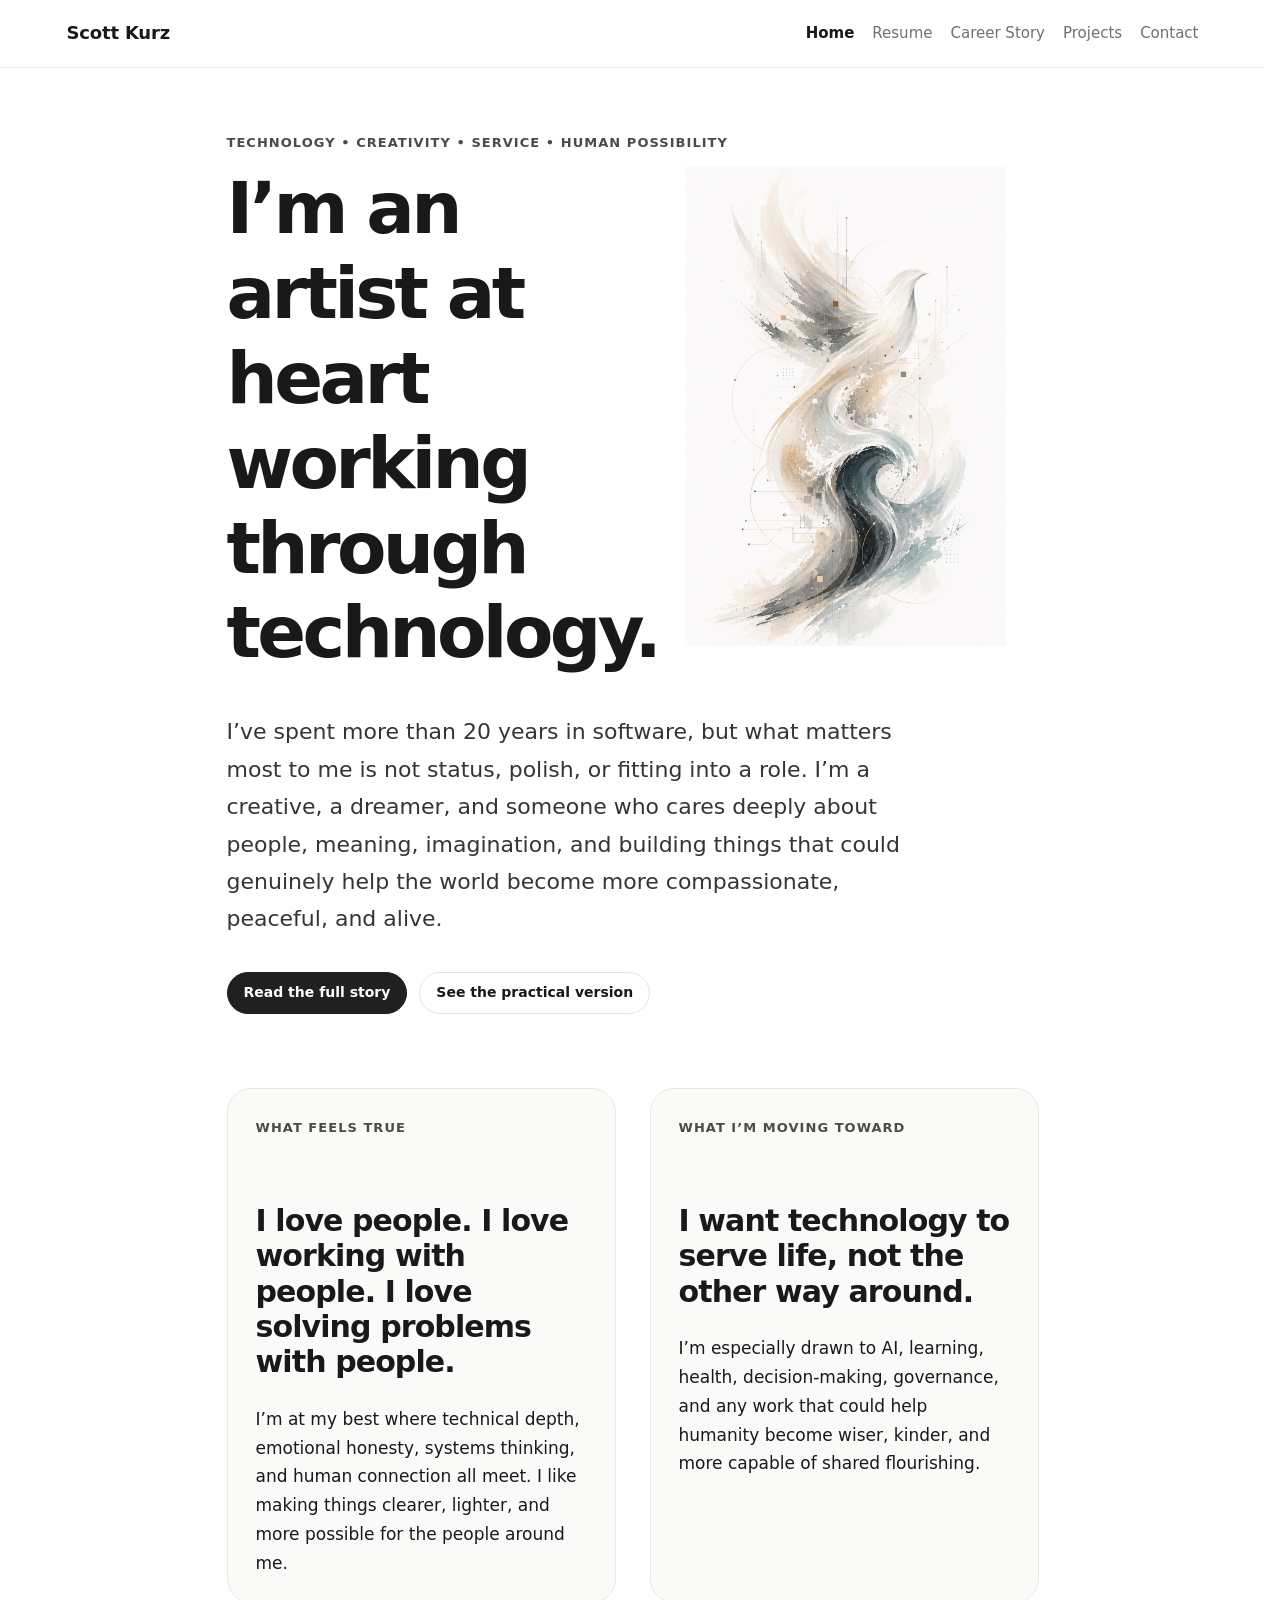
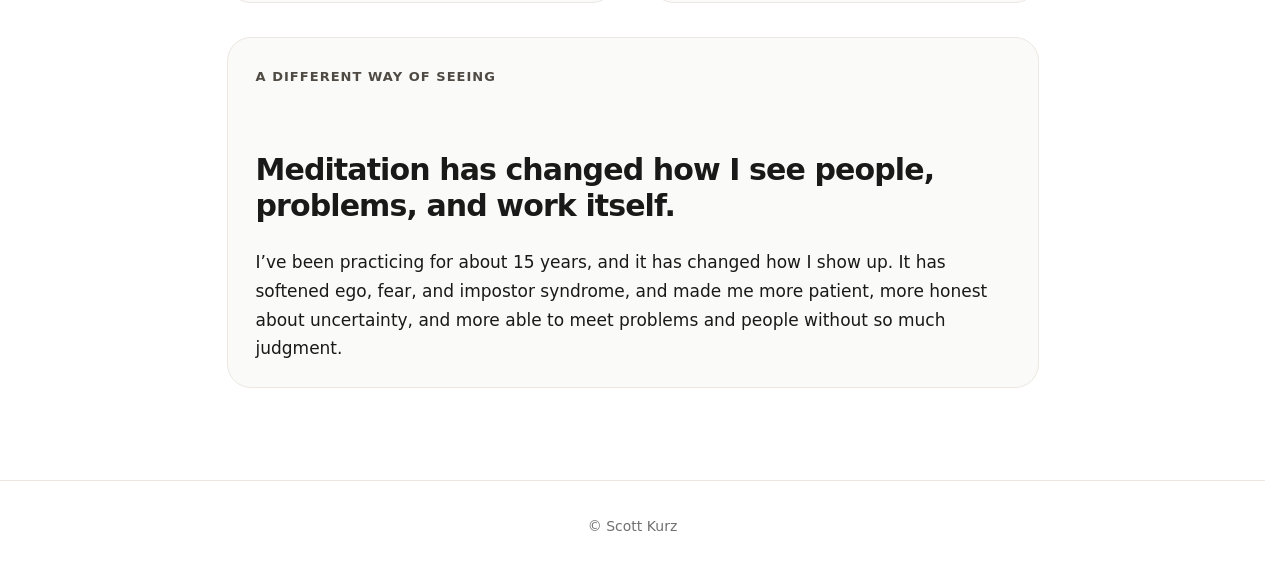
<file: index.html>
<!doctype html>
<html lang="en">
<head>
<meta charset="utf-8">
<meta name="viewport" content="width=device-width, initial-scale=1">
<title>Home | Scott Kurz</title>
<link rel="stylesheet" href="styles.css">
</head>
<body>

<header class="site-header">
  <nav class="nav">
    <a class="brand" href="index.html">Scott Kurz</a>
    <div class="nav-links">
      <a class="active" href="index.html">Home</a>
      <a class="" href="resume.html">Resume</a>
      <a class="" href="career-story.html">Career Story</a>
      <a class="" href="projects.html">Projects</a>
      <a class="" href="contact.html">Contact</a>
    </div>
  </nav>
</header>

<main class="home-main">
  <section class="home-hero home-hero-minimal">
    <div class="home-hero-layout">
      <div class="home-hero-copy">
        <p class="section-label home-hero-label">Technology • Creativity • Service • Human Possibility</p>
        <div class="home-hero-top">
          <div class="home-hero-heading">
            <h1>I’m an artist at heart working through technology.</h1>
          </div>
          <div class="home-hero-art">
            <img src="assets/home-hero-dove-wave-tall.png" alt="Abstract dove and wave artwork" class="home-hero-image">
          </div>
        </div>
        <p class="lede">I’ve spent more than 20 years in software, but what matters most to me is not status, polish, or fitting into a role. I’m a creative, a dreamer, and someone who cares deeply about people, meaning, imagination, and building things that could genuinely help the world become more compassionate, peaceful, and alive.</p>
        <div class="hero-actions">
          <a class="button-link button-link-solid" href="career-story.html?tab=full">Read the full story</a>
          <a class="button-link" href="resume.html">See the practical version</a>
        </div>
      </div>
    </div>
  </section>

  <section class="home-section home-grid home-grid-minimal">
    <article class="home-note">
      <p class="section-label">What feels true</p>
      <h2>I love people. I love working with people. I love solving problems with people.</h2>
      <p>I’m at my best where technical depth, emotional honesty, systems thinking, and human connection all meet. I like making things clearer, lighter, and more possible for the people around me.</p>
    </article>
    <article class="home-note">
      <p class="section-label">What I’m moving toward</p>
      <h2>I want technology to serve life, not the other way around.</h2>
      <p>I’m especially drawn to AI, learning, health, decision-making, governance, and any work that could help humanity become wiser, kinder, and more capable of shared flourishing.</p>
    </article>
    <article class="home-note home-note-wide">
      <p class="section-label">A Different Way of Seeing</p>
      <h2>Meditation has changed how I see people, problems, and work itself.</h2>
      <p>I’ve been practicing for about 15 years, and it has changed how I show up. It has softened ego, fear, and impostor syndrome, and made me more patient, more honest about uncertainty, and more able to meet problems and people without so much judgment.</p>
    </article>
  </section>
</main>

<footer class="footer">© Scott Kurz</footer>
</body>
</html>
</file>
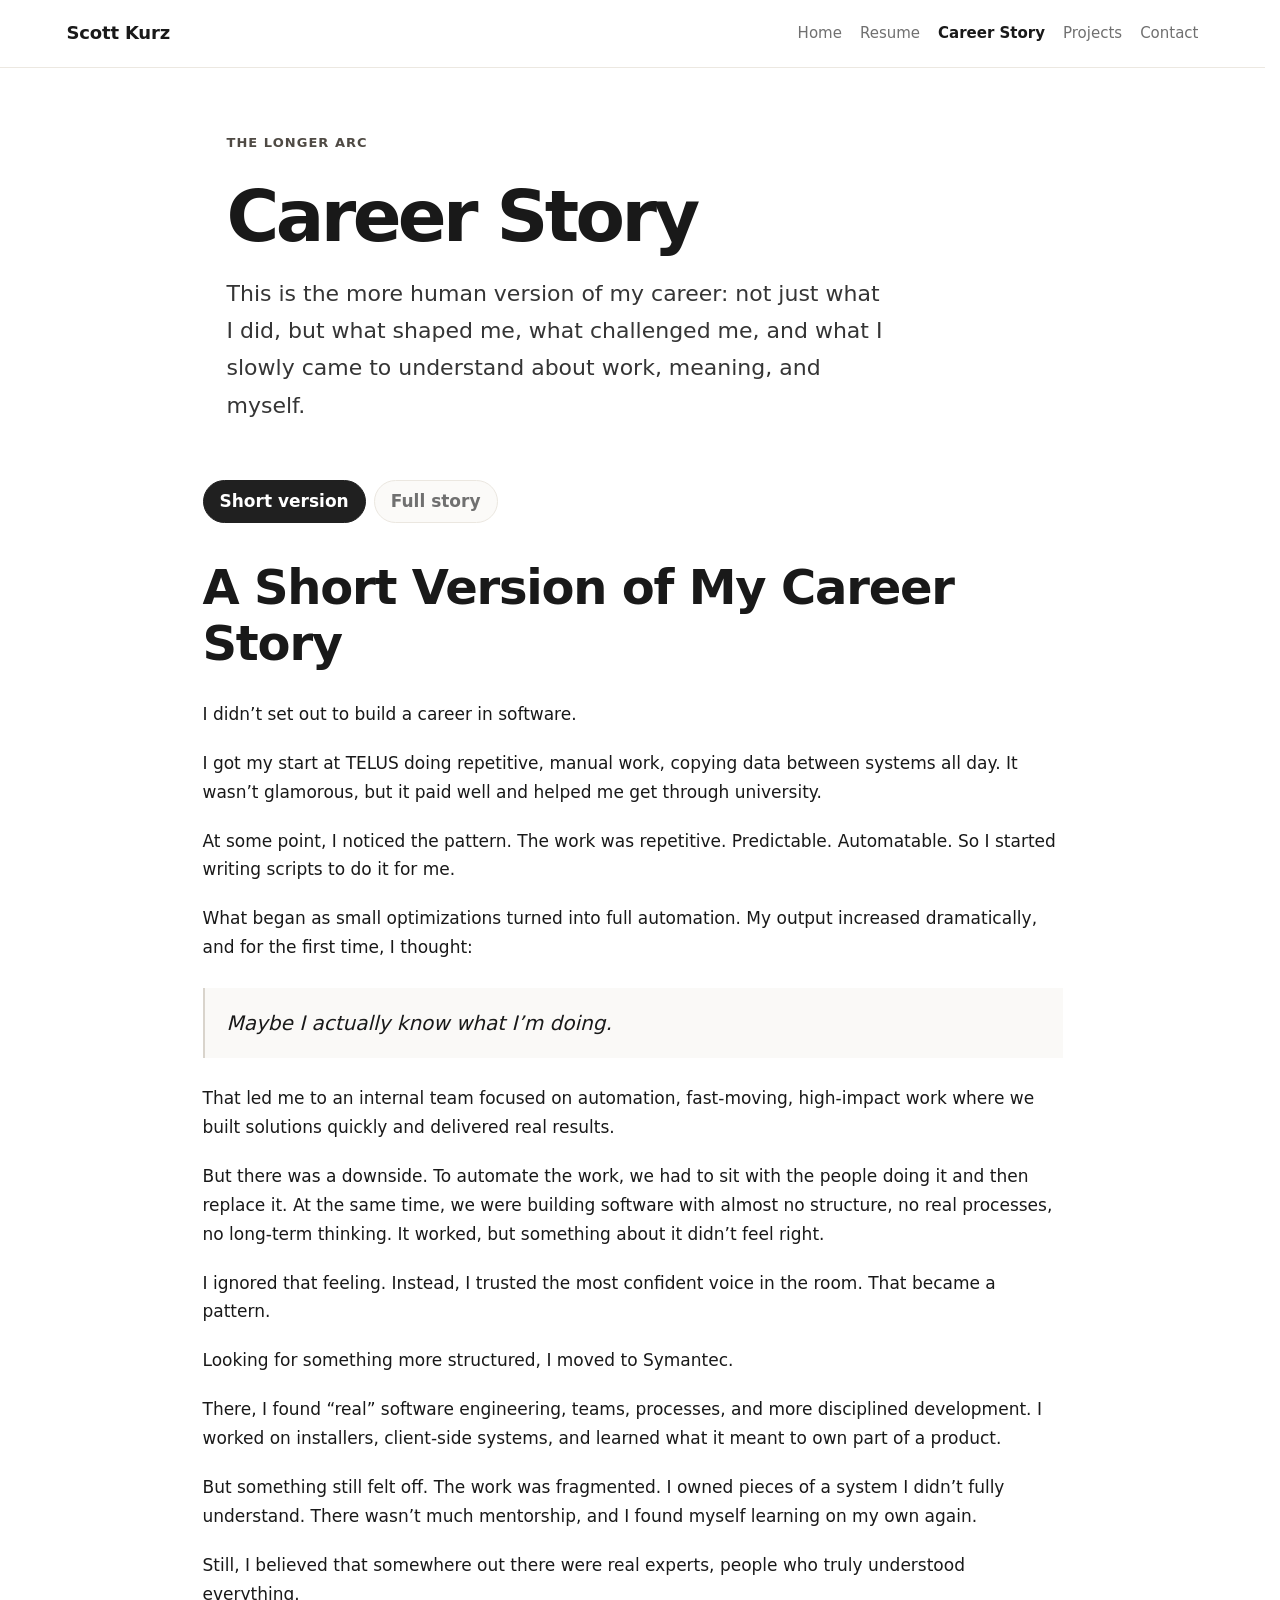
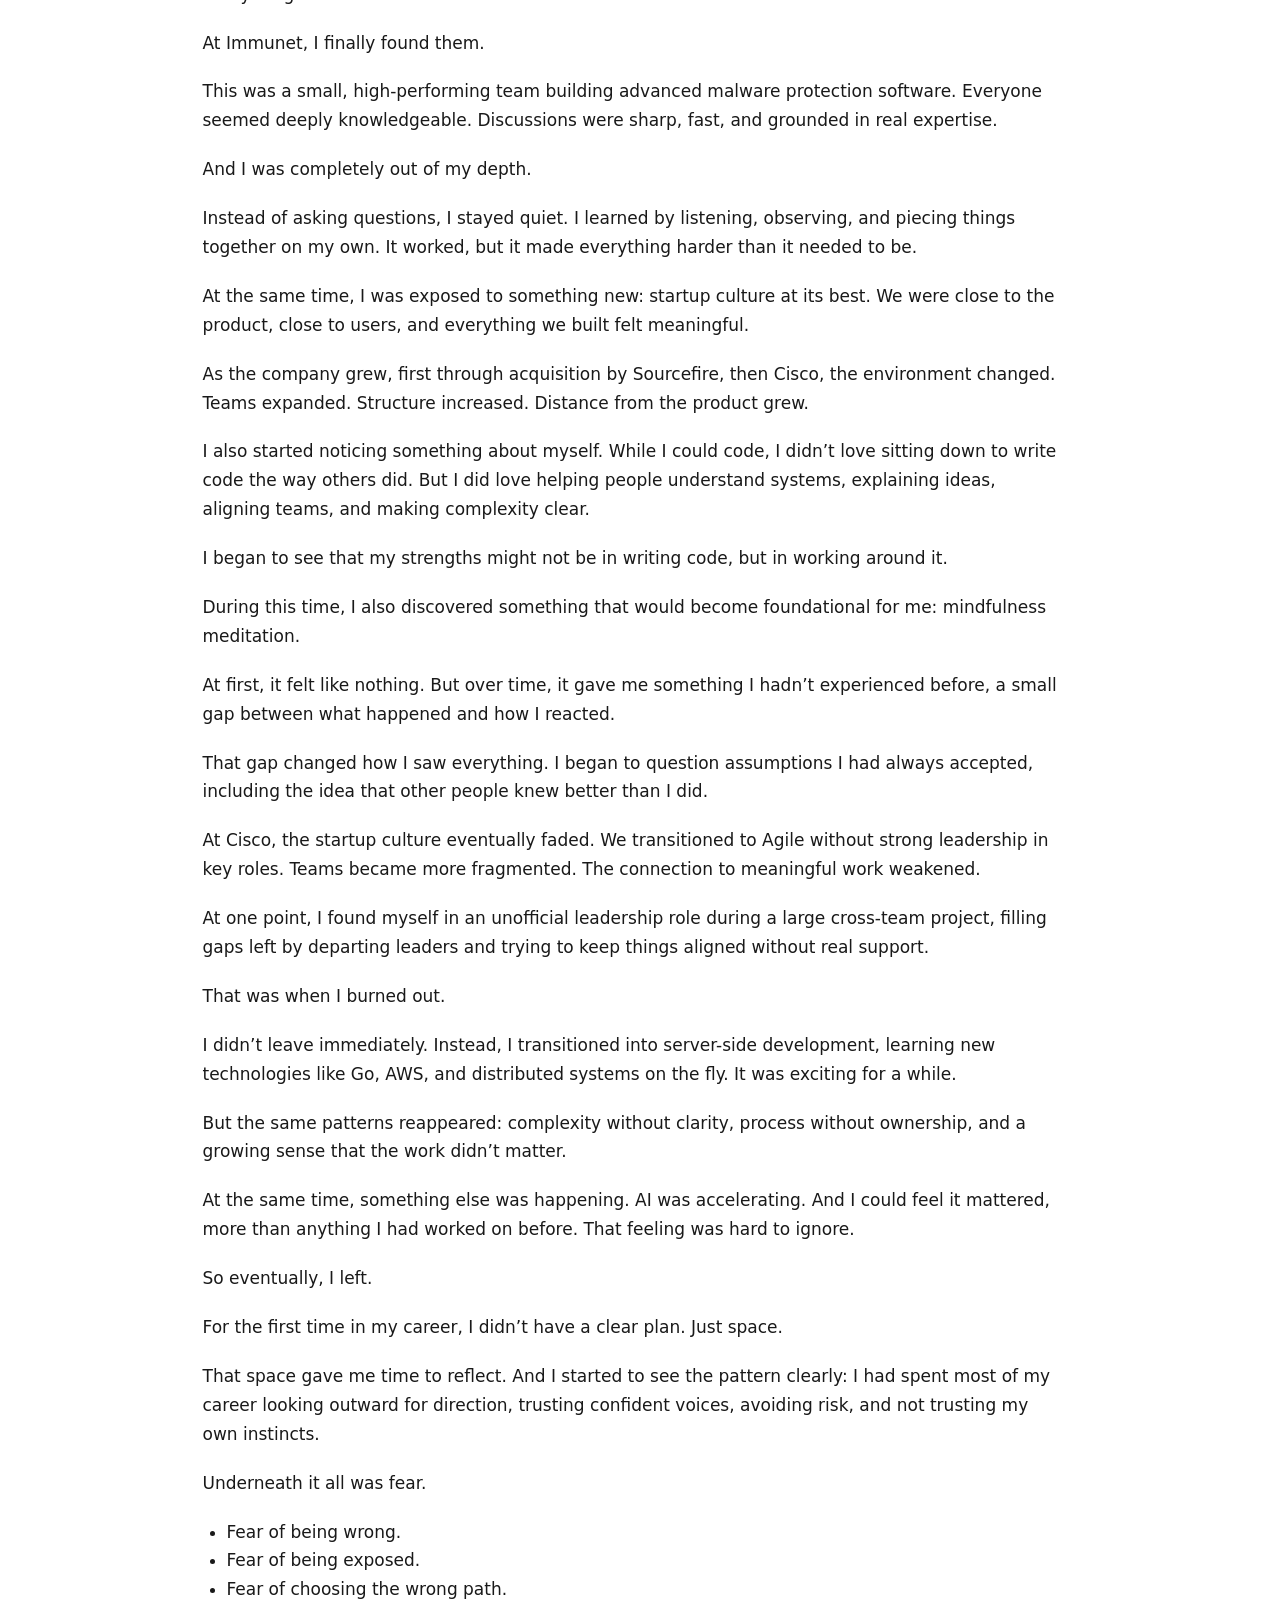
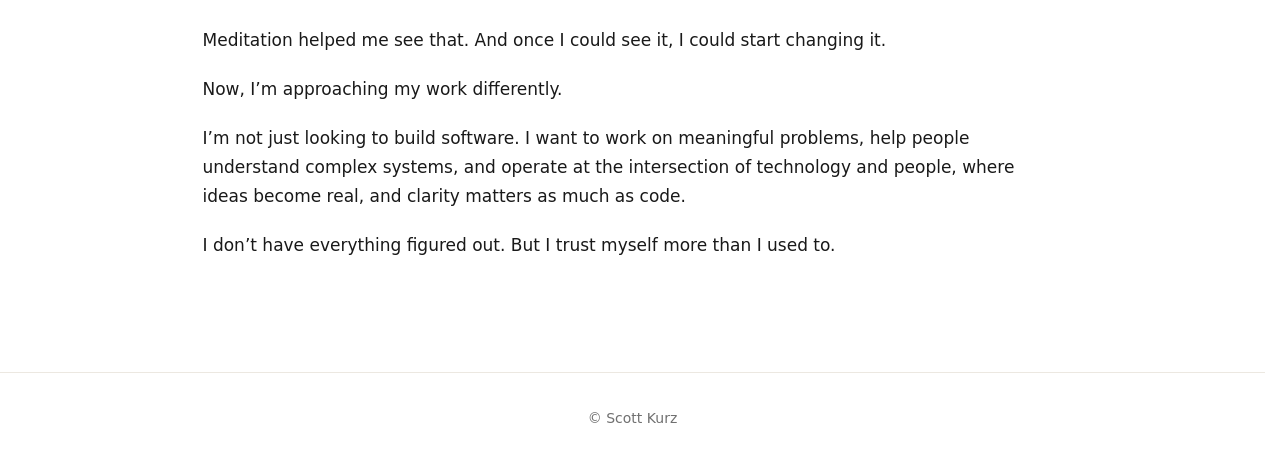
<file: career-story.html>
<!doctype html>
<html lang="en">
<head>
<meta charset="utf-8">
<meta name="viewport" content="width=device-width, initial-scale=1">
<title>Career Story | Scott Kurz</title>
<link rel="stylesheet" href="styles.css">
</head>
<body>

<header class="site-header">
  <nav class="nav">
    <a class="brand" href="index.html">Scott Kurz</a>
    <div class="nav-links">
      <a class="" href="index.html">Home</a>
      <a class="" href="resume.html">Resume</a>
      <a class="active" href="career-story.html">Career Story</a>
      <a class="" href="projects.html">Projects</a>
      <a class="" href="contact.html">Contact</a>
    </div>
  </nav>
</header>

<main class="article expressive-page story-shell">
  <section class="page-intro story-intro">
    <p class="section-label">The longer arc</p>
    <h1>Career Story</h1>
    <p class="lede">This is the more human version of my career: not just what I did, but what shaped me, what challenged me, and what I slowly came to understand about work, meaning, and myself.</p>
  </section>
</main>

<div class="story-tabs-bar">
  <div class="tabs">
    <button class="tab-button active" data-tab="short">Short version</button>
    <button class="tab-button" data-tab="full">Full story</button>
  </div>
</div>

<main class="career-story-page with-tabs">
  <div id="story-layout" class="story-layout">
    <aside class="story-nav"><a class="story-nav-intro active" href="career-story.html?tab=full">Intro</a><a class="" href="story/part1.html">Part 1 — TELUS</a>
<a class="" href="story/part2.html">Part 2 — Symantec</a>
<a class="" href="story/part3.html">Part 3 — Immunet</a>
<a class="" href="story/part4.html">Part 4 — Sourcefire</a>
<a class="" href="story/part5.html">Part 5 — Early Cisco</a>
<a class="" href="story/part6.html">Part 6 — Later Cisco</a>
<a class="" href="story/part7.html">Part 7 — After Cisco</a></aside>
    <section class="story-main article story-content">
<div id="short" class="tab-panel active">
<h1>A Short Version of My Career Story</h1>
<p>I didn’t set out to build a career in software.</p>
<p>I got my start at TELUS doing repetitive, manual work, copying data between systems all day. It wasn’t glamorous, but it paid well and helped me get through university.</p>
<p>At some point, I noticed the pattern. The work was repetitive. Predictable. Automatable. So I started writing scripts to do it for me.</p>
<p>What began as small optimizations turned into full automation. My output increased dramatically, and for the first time, I thought:</p>
<blockquote>Maybe I actually know what I’m doing.</blockquote>
<p>That led me to an internal team focused on automation, fast-moving, high-impact work where we built solutions quickly and delivered real results.</p>
<p>But there was a downside. To automate the work, we had to sit with the people doing it and then replace it. At the same time, we were building software with almost no structure, no real processes, no long-term thinking. It worked, but something about it didn’t feel right.</p>
<p>I ignored that feeling. Instead, I trusted the most confident voice in the room. That became a pattern.</p>
<p>Looking for something more structured, I moved to Symantec.</p>
<p>There, I found “real” software engineering, teams, processes, and more disciplined development. I worked on installers, client-side systems, and learned what it meant to own part of a product.</p>
<p>But something still felt off. The work was fragmented. I owned pieces of a system I didn’t fully understand. There wasn’t much mentorship, and I found myself learning on my own again.</p>
<p>Still, I believed that somewhere out there were real experts, people who truly understood everything.</p>
<p>At Immunet, I finally found them.</p>
<p>This was a small, high-performing team building advanced malware protection software. Everyone seemed deeply knowledgeable. Discussions were sharp, fast, and grounded in real expertise.</p>
<p>And I was completely out of my depth.</p>
<p>Instead of asking questions, I stayed quiet. I learned by listening, observing, and piecing things together on my own. It worked, but it made everything harder than it needed to be.</p>
<p>At the same time, I was exposed to something new: startup culture at its best. We were close to the product, close to users, and everything we built felt meaningful.</p>
<p>As the company grew, first through acquisition by Sourcefire, then Cisco, the environment changed. Teams expanded. Structure increased. Distance from the product grew.</p>
<p>I also started noticing something about myself. While I could code, I didn’t love sitting down to write code the way others did. But I did love helping people understand systems, explaining ideas, aligning teams, and making complexity clear.</p>
<p>I began to see that my strengths might not be in writing code, but in working around it.</p>
<p>During this time, I also discovered something that would become foundational for me: mindfulness meditation.</p>
<p>At first, it felt like nothing. But over time, it gave me something I hadn’t experienced before, a small gap between what happened and how I reacted.</p>
<p>That gap changed how I saw everything. I began to question assumptions I had always accepted, including the idea that other people knew better than I did.</p>
<p>At Cisco, the startup culture eventually faded. We transitioned to Agile without strong leadership in key roles. Teams became more fragmented. The connection to meaningful work weakened.</p>
<p>At one point, I found myself in an unofficial leadership role during a large cross-team project, filling gaps left by departing leaders and trying to keep things aligned without real support.</p>
<p>That was when I burned out.</p>
<p>I didn’t leave immediately. Instead, I transitioned into server-side development, learning new technologies like Go, AWS, and distributed systems on the fly. It was exciting for a while.</p>
<p>But the same patterns reappeared: complexity without clarity, process without ownership, and a growing sense that the work didn’t matter.</p>
<p>At the same time, something else was happening. AI was accelerating. And I could feel it mattered, more than anything I had worked on before. That feeling was hard to ignore.</p>
<p>So eventually, I left.</p>
<p>For the first time in my career, I didn’t have a clear plan. Just space.</p>
<p>That space gave me time to reflect. And I started to see the pattern clearly: I had spent most of my career looking outward for direction, trusting confident voices, avoiding risk, and not trusting my own instincts.</p>
<p>Underneath it all was fear.</p>
<ul>
  <li>Fear of being wrong.</li>
  <li>Fear of being exposed.</li>
  <li>Fear of choosing the wrong path.</li>
</ul>
<p>Meditation helped me see that. And once I could see it, I could start changing it.</p>
<p>Now, I’m approaching my work differently.</p>
<p>I’m not just looking to build software. I want to work on meaningful problems, help people understand complex systems, and operate at the intersection of technology and people, where ideas become real, and clarity matters as much as code.</p>
<p>I don’t have everything figured out. But I trust myself more than I used to.</p>
</div>
      <div id="full" class="tab-panel">
<h1>My Career in Software (So Far)</h1>
<p class="lede">A story about building things, looking for experts, getting lost in the process, and slowly learning to trust myself.</p>
<p>For most of my adult life, I worked in software.</p>
<p>If I wanted to make that sound neat and professional, I could summarize it quickly: telecom, then cybersecurity, then startup life, then acquisitions, then enterprise scale, then burnout, then leaving, then trying to figure out what comes next.</p>
<p>That version is technically true. It’s also missing almost everything that mattered.</p>
<p>The real story is less tidy. It includes the parts that don’t fit cleanly into a résumé or a LinkedIn summary — the uncertainty, the self-doubt, the environments that shaped me, the moments where I knew something was off but didn’t trust myself enough to act on it, and the long process of realizing that some of the most important things I learned had very little to do with job titles.</p>
<p>For years, I thought I was building a career in software. I was, of course. But I was also doing something else.</p>
<p>I was learning how I respond to authority. How I deal with uncertainty. How much of my life was shaped by fear of being exposed as not good enough. How often I looked outside myself for direction instead of asking what I actually believed or wanted. And how difficult it can be to recognize your own strengths when they don’t look like the strengths you’ve been taught to value most.</p>
<p>This series is my attempt to tell that story honestly.</p>

        <h2>Series Index</h2>
        <div class="cards">
          <article class="card"><h3>Part 1 — TELUS</h3><p>Early TELUS, automation, Quick Wins, cowboy coding, and the beginning of doubt.</p><a class="card-link" href="story/part1.html">Read →</a></article><article class="card"><h3>Part 2 — Symantec</h3><p>Symantec, structure, silos, installers, and the myth of proper engineering.</p><a class="card-link" href="story/part2.html">Read →</a></article><article class="card"><h3>Part 3 — Immunet</h3><p>Immunet, real experts, security, startup intensity, and learning in silence.</p><a class="card-link" href="story/part3.html">Read →</a></article><article class="card"><h3>Part 4 — Sourcefire</h3><p>Sourcefire, enterprise growth, people work, and questioning whether coding was really my thing.</p><a class="card-link" href="story/part4.html">Read →</a></article><article class="card"><h3>Part 5 — Early Cisco</h3><p>Early Cisco, architecture as clarity, meditation, and the first real shift in how I saw myself.</p><a class="card-link" href="story/part5.html">Read →</a></article><article class="card"><h3>Part 6 — Later Cisco</h3><p>Later Cisco, Agile without owners, burnout, backend systems, and walking away.</p><a class="card-link" href="story/part6.html">Read →</a></article><article class="card"><h3>Part 7 — After Cisco</h3><p>After Cisco, reflection, AI, meditation, and figuring out what actually matters.</p><a class="card-link" href="story/part7.html">Read →</a></article>
        </div>
      </div>
    </section>
  </div>
</main>
<script>
const buttons = document.querySelectorAll('.tab-button');
const panels = document.querySelectorAll('.tab-panel');
const layout = document.getElementById('story-layout');
const storyNavQuery = window.matchMedia('(max-width: 850px)');

function setStoryNavCollapsed(nav, toggle, collapsed) {
  nav.classList.toggle('is-collapsed', collapsed);
  toggle.setAttribute('aria-expanded', String(!collapsed));
  toggle.setAttribute('aria-label', collapsed ? 'Expand series navigation' : 'Collapse series navigation');
}

function setupStoryNav() {
  document.querySelectorAll('.story-nav').forEach(nav => {
    if (nav.dataset.enhanced === 'true') return;
    nav.dataset.enhanced = 'true';

    const toggle = document.createElement('button');
    toggle.type = 'button';
    toggle.className = 'story-nav-toggle';
    toggle.innerHTML = '<span class="story-nav-toggle-label">Chapters</span><span class="story-nav-toggle-icon" aria-hidden="true"><span></span><span></span><span></span></span>';

    const inner = document.createElement('div');
    inner.className = 'story-nav-inner';
    while (nav.firstChild) {
      inner.appendChild(nav.firstChild);
    }

    nav.appendChild(toggle);
    nav.appendChild(inner);

    setStoryNavCollapsed(nav, toggle, storyNavQuery.matches);

    toggle.addEventListener('click', () => {
      setStoryNavCollapsed(nav, toggle, !toggle.getAttribute('aria-expanded') || toggle.getAttribute('aria-expanded') === 'true');
    });

    const handleChange = event => {
      setStoryNavCollapsed(nav, toggle, event.matches);
    };

    if (typeof storyNavQuery.addEventListener === 'function') {
      storyNavQuery.addEventListener('change', handleChange);
    } else {
      storyNavQuery.addListener(handleChange);
    }
  });
}

setupStoryNav();

function activateTab(tabName) {
  buttons.forEach(b => b.classList.remove('active'));
  panels.forEach(p => p.classList.remove('active'));
  const button = document.querySelector(`.tab-button[data-tab="${tabName}"]`);
  const panel = document.getElementById(tabName);
  if (button && panel) {
    button.classList.add('active');
    panel.classList.add('active');
  }
  if (tabName === 'full') {
    layout.classList.add('full-active');
    if (location.search !== '?tab=full') history.replaceState(null, '', '?tab=full');
  } else {
    layout.classList.remove('full-active');
    if (location.search) history.replaceState(null, '', location.pathname);
  }
}

buttons.forEach(btn => {
  btn.addEventListener('click', () => activateTab(btn.dataset.tab));
});

const params = new URLSearchParams(location.search);

if (params.get('tab') === 'full') {
  activateTab('full');
}
</script>

<footer class="footer">© Scott Kurz</footer>
</body>
</html>
</file>
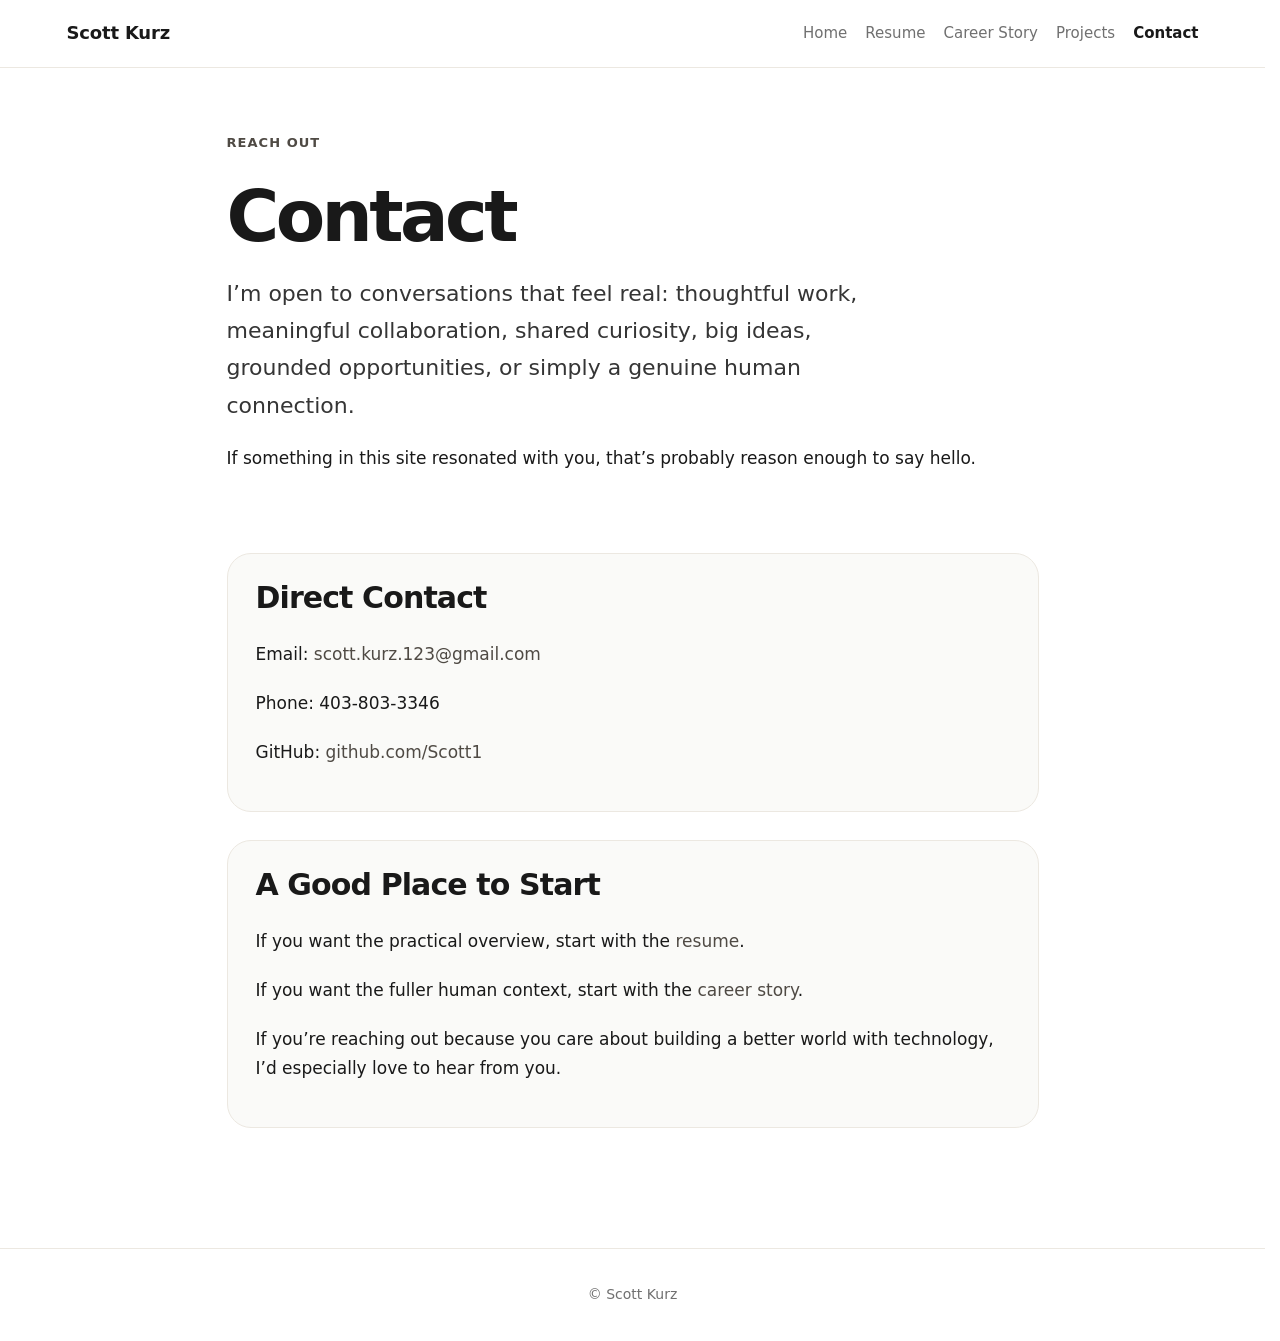
<file: contact.html>
<!doctype html>
<html lang="en">
<head>
<meta charset="utf-8">
<meta name="viewport" content="width=device-width, initial-scale=1">
<title>Contact | Scott Kurz</title>
<link rel="stylesheet" href="styles.css">
</head>
<body>

<header class="site-header">
  <nav class="nav">
    <a class="brand" href="index.html">Scott Kurz</a>
    <div class="nav-links">
      <a class="" href="index.html">Home</a>
      <a class="" href="resume.html">Resume</a>
      <a class="" href="career-story.html">Career Story</a>
      <a class="" href="projects.html">Projects</a>
      <a class="active" href="contact.html">Contact</a>
    </div>
  </nav>
</header>


<main class="article expressive-page">
  <section class="page-intro">
    <p class="section-label">Reach out</p>
    <h1>Contact</h1>
    <p class="lede">I’m open to conversations that feel real: thoughtful work, meaningful collaboration, shared curiosity, big ideas, grounded opportunities, or simply a genuine human connection.</p>
    <p>If something in this site resonated with you, that’s probably reason enough to say hello.</p>
  </section>

  <section class="resume-section">
    <h2>Direct Contact</h2>
    <p>Email: <a href="mailto:scott.kurz.123@gmail.com">scott.kurz.123@gmail.com</a></p>
    <p>Phone: 403-803-3346</p>
    <p>GitHub: <a href="https://github.com/Scott1">github.com/Scott1</a></p>
  </section>

  <section class="resume-section">
    <h2>A Good Place to Start</h2>
    <p>If you want the practical overview, start with the <a href="resume.html">resume</a>.</p>
    <p>If you want the fuller human context, start with the <a href="career-story.html">career story</a>.</p>
    <p>If you’re reaching out because you care about building a better world with technology, I’d especially love to hear from you.</p>
  </section>
</main>

<footer class="footer">© Scott Kurz</footer>
</body>
</html>
</file>
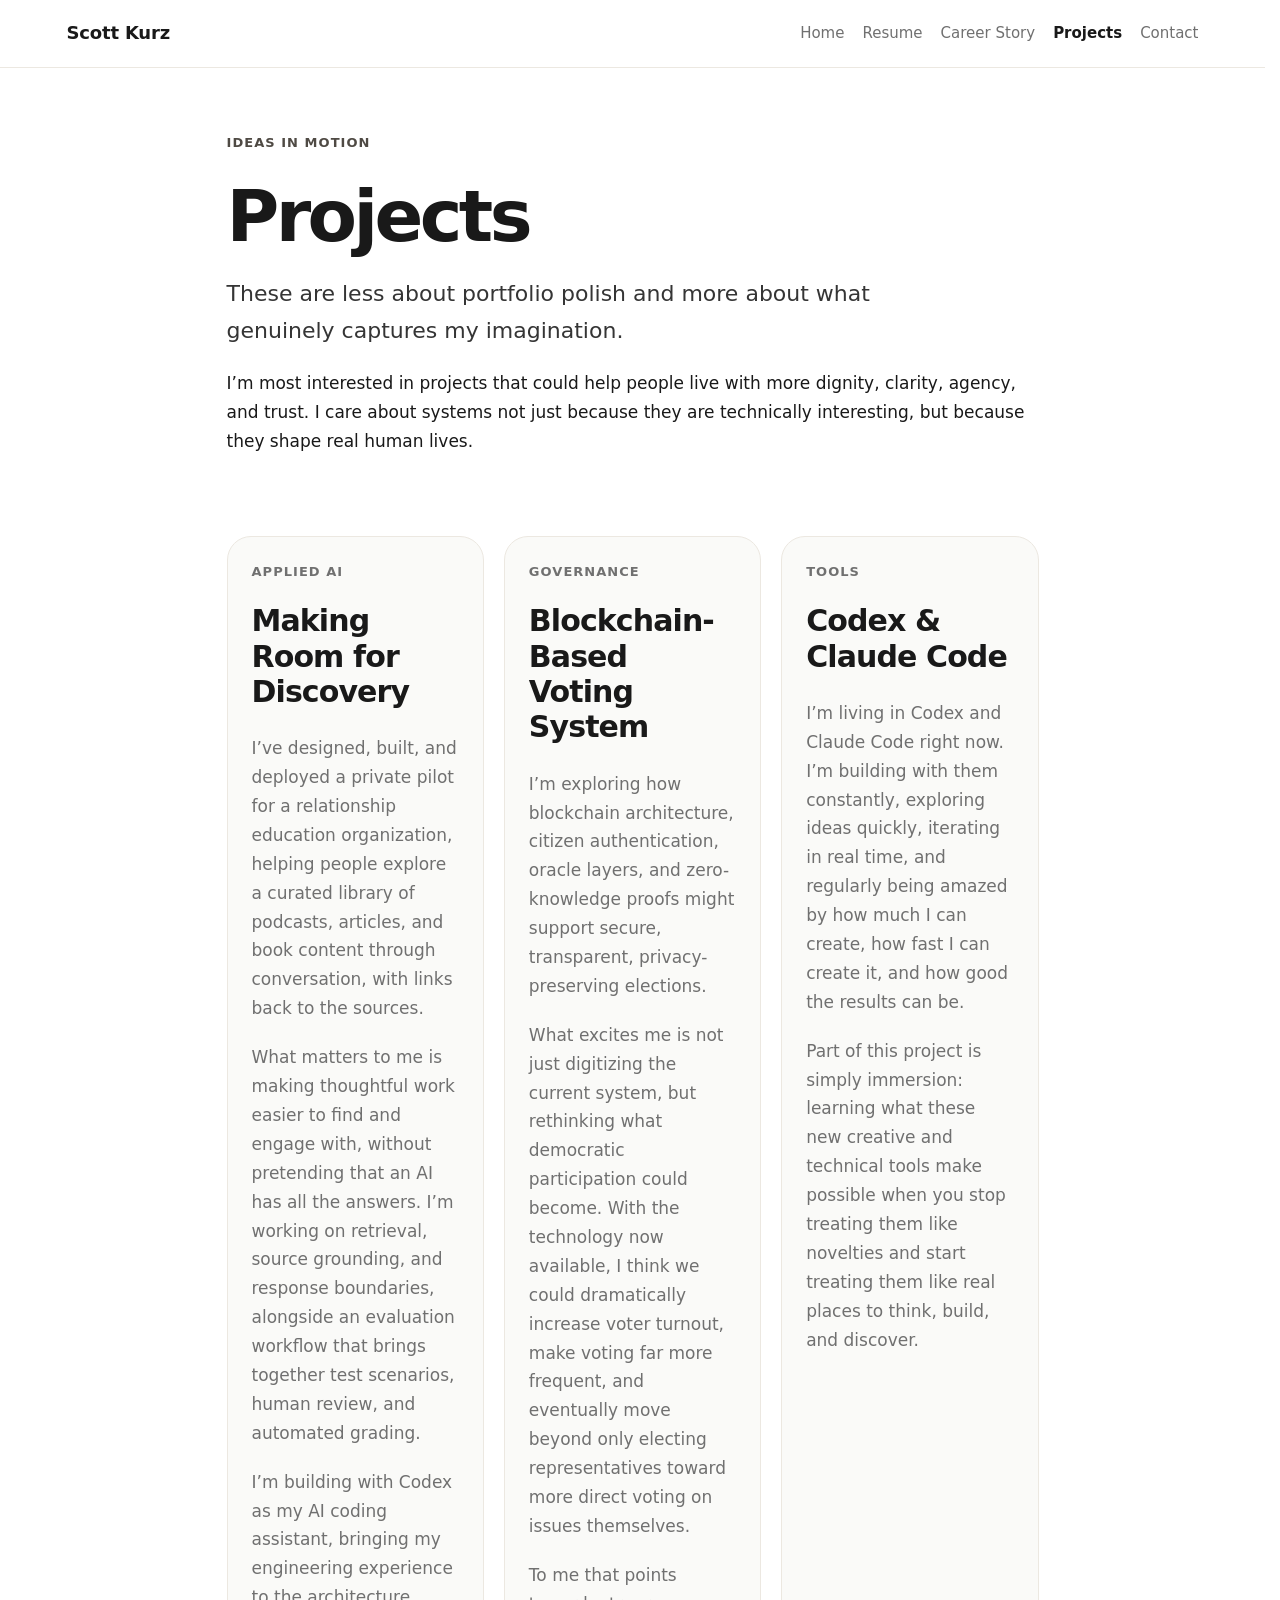
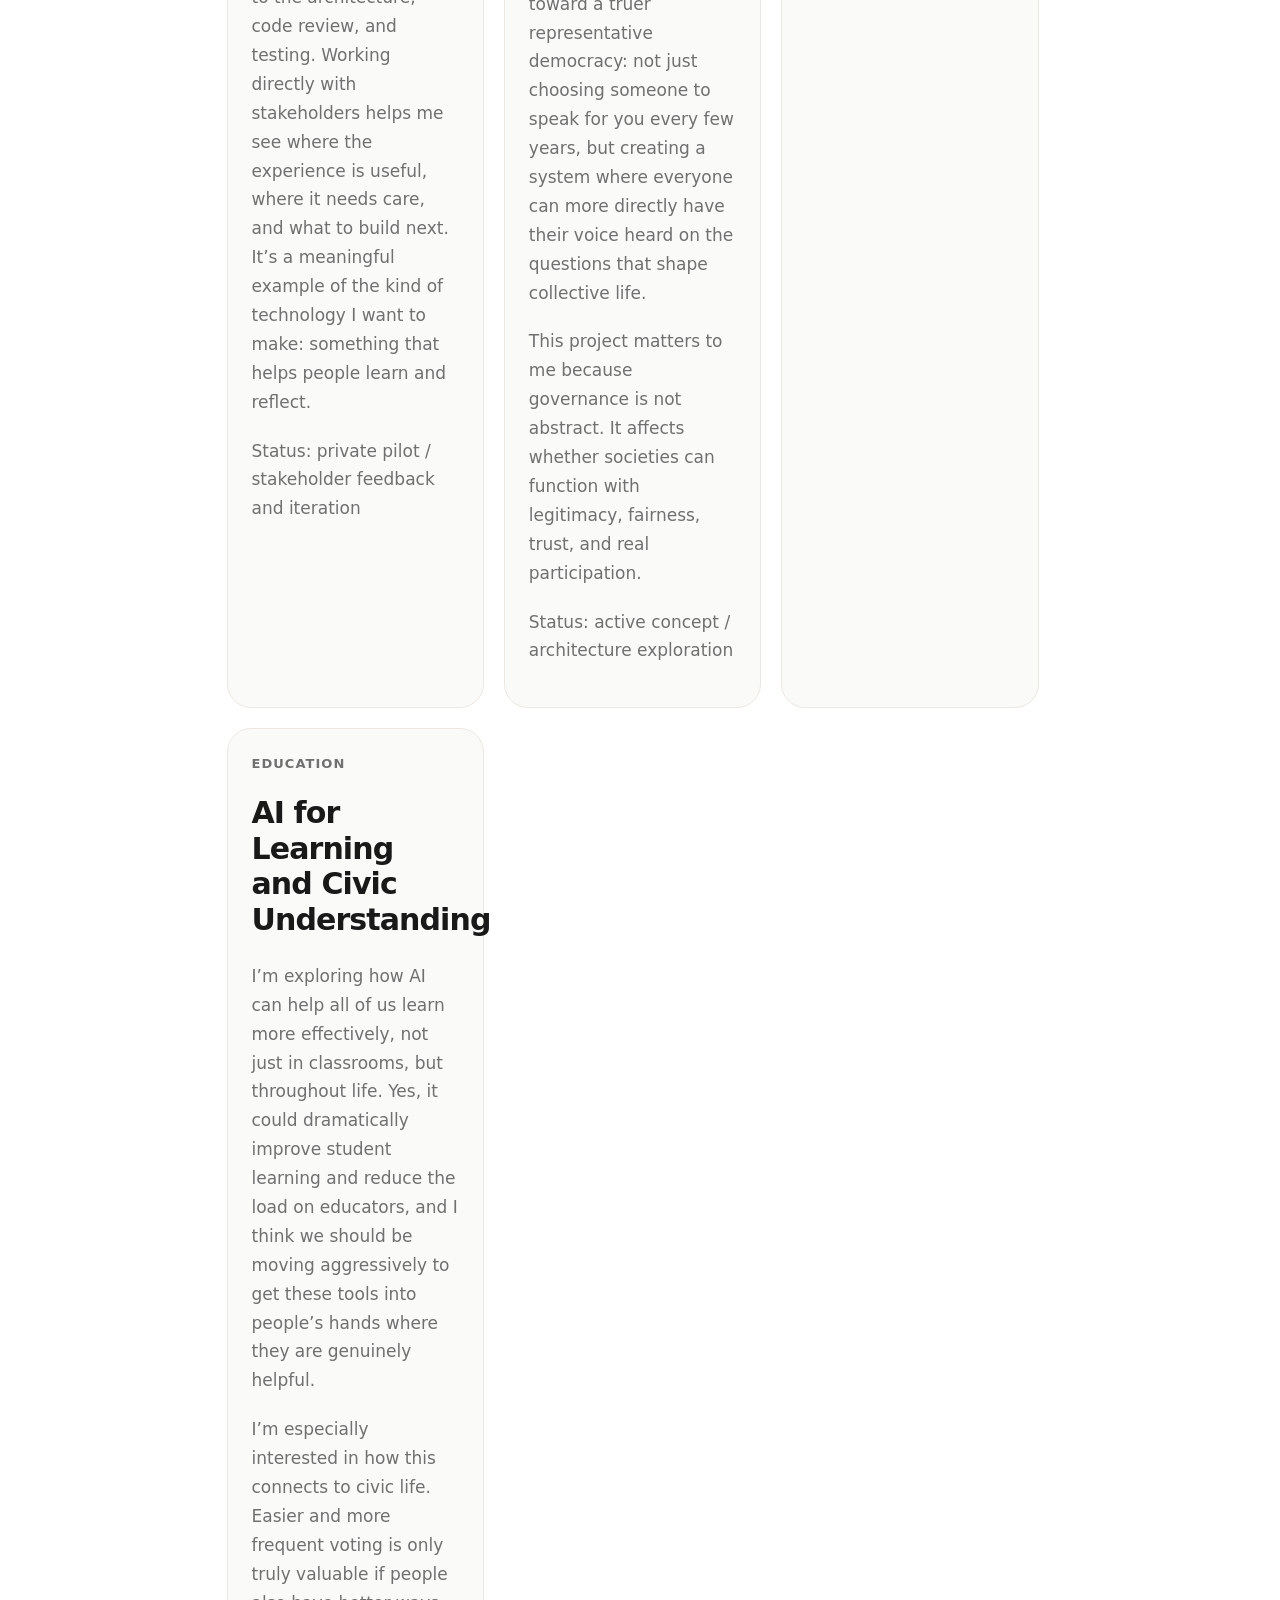
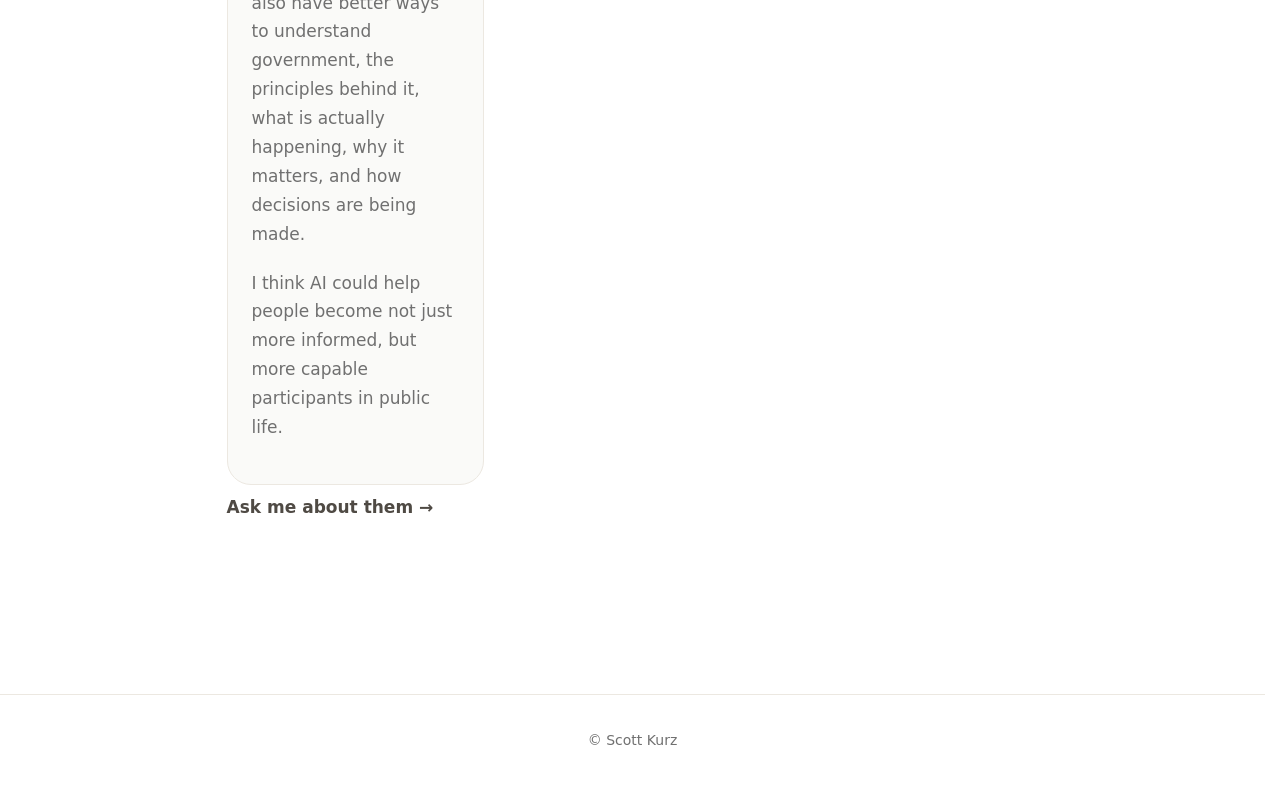
<file: projects.html>
<!doctype html>
<html lang="en">
<head>
<meta charset="utf-8">
<meta name="viewport" content="width=device-width, initial-scale=1">
<title>Projects | Scott Kurz</title>
<link rel="stylesheet" href="styles.css">
</head>
<body>

<header class="site-header">
  <nav class="nav">
    <a class="brand" href="index.html">Scott Kurz</a>
    <div class="nav-links">
      <a class="" href="index.html">Home</a>
      <a class="" href="resume.html">Resume</a>
      <a class="" href="career-story.html">Career Story</a>
      <a class="active" href="projects.html">Projects</a>
      <a class="" href="contact.html">Contact</a>
    </div>
  </nav>
</header>


<main class="article expressive-page">
  <section class="page-intro">
    <p class="section-label">Ideas in motion</p>
    <h1>Projects</h1>
    <p class="lede">These are less about portfolio polish and more about what genuinely captures my imagination.</p>
    <p>I’m most interested in projects that could help people live with more dignity, clarity, agency, and trust. I care about systems not just because they are technically interesting, but because they shape real human lives.</p>
  </section>

  <section class="cards home-cards">
    <article class="card feature-card project-card">
      <p class="card-tag">Applied AI</p>
      <h2>Making Room for Discovery</h2>
      <p>I’ve designed, built, and deployed a private pilot for a relationship education organization, helping people explore a curated library of podcasts, articles, and book content through conversation, with links back to the sources.</p>
      <p>What matters to me is making thoughtful work easier to find and engage with, without pretending that an AI has all the answers. I’m working on retrieval, source grounding, and response boundaries, alongside an evaluation workflow that brings together test scenarios, human review, and automated grading.</p>
      <p>I’m building with Codex as my AI coding assistant, bringing my engineering experience to the architecture, code review, and testing. Working directly with stakeholders helps me see where the experience is useful, where it needs care, and what to build next. It’s a meaningful example of the kind of technology I want to make: something that helps people learn and reflect.</p>
      <p class="muted">Status: private pilot / stakeholder feedback and iteration</p>
    </article>

    <article class="card feature-card project-card">
      <p class="card-tag">Governance</p>
      <h2>Blockchain-Based Voting System</h2>
      <p>I’m exploring how blockchain architecture, citizen authentication, oracle layers, and zero-knowledge proofs might support secure, transparent, privacy-preserving elections.</p>
      <p>What excites me is not just digitizing the current system, but rethinking what democratic participation could become. With the technology now available, I think we could dramatically increase voter turnout, make voting far more frequent, and eventually move beyond only electing representatives toward more direct voting on issues themselves.</p>
      <p>To me that points toward a truer representative democracy: not just choosing someone to speak for you every few years, but creating a system where everyone can more directly have their voice heard on the questions that shape collective life.</p>
      <p>This project matters to me because governance is not abstract. It affects whether societies can function with legitimacy, fairness, trust, and real participation.</p>
      <p class="muted">Status: active concept / architecture exploration</p>
    </article>

    <article class="card feature-card project-card">
      <p class="card-tag">Tools</p>
      <h2>Codex &amp; Claude Code</h2>
      <p>I’m living in Codex and Claude Code right now. I’m building with them constantly, exploring ideas quickly, iterating in real time, and regularly being amazed by how much I can create, how fast I can create it, and how good the results can be.</p>
      <p>Part of this project is simply immersion: learning what these new creative and technical tools make possible when you stop treating them like novelties and start treating them like real places to think, build, and discover.</p>
    </article>

    <article class="card feature-card project-card">
      <p class="card-tag">Education</p>
      <h2>AI for Learning and Civic Understanding</h2>
      <p>I’m exploring how AI can help all of us learn more effectively, not just in classrooms, but throughout life. Yes, it could dramatically improve student learning and reduce the load on educators, and I think we should be moving aggressively to get these tools into people’s hands where they are genuinely helpful.</p>
      <p>I’m especially interested in how this connects to civic life. Easier and more frequent voting is only truly valuable if people also have better ways to understand government, the principles behind it, what is actually happening, why it matters, and how decisions are being made.</p>
      <p>I think AI could help people become not just more informed, but more capable participants in public life.</p>
    </article>
  </section>

  <section class="page-intro">
    <p><a class="card-link" href="contact.html">Ask me about them →</a></p>
  </section>
</main>

<footer class="footer">© Scott Kurz</footer>
</body>
</html>
</file>
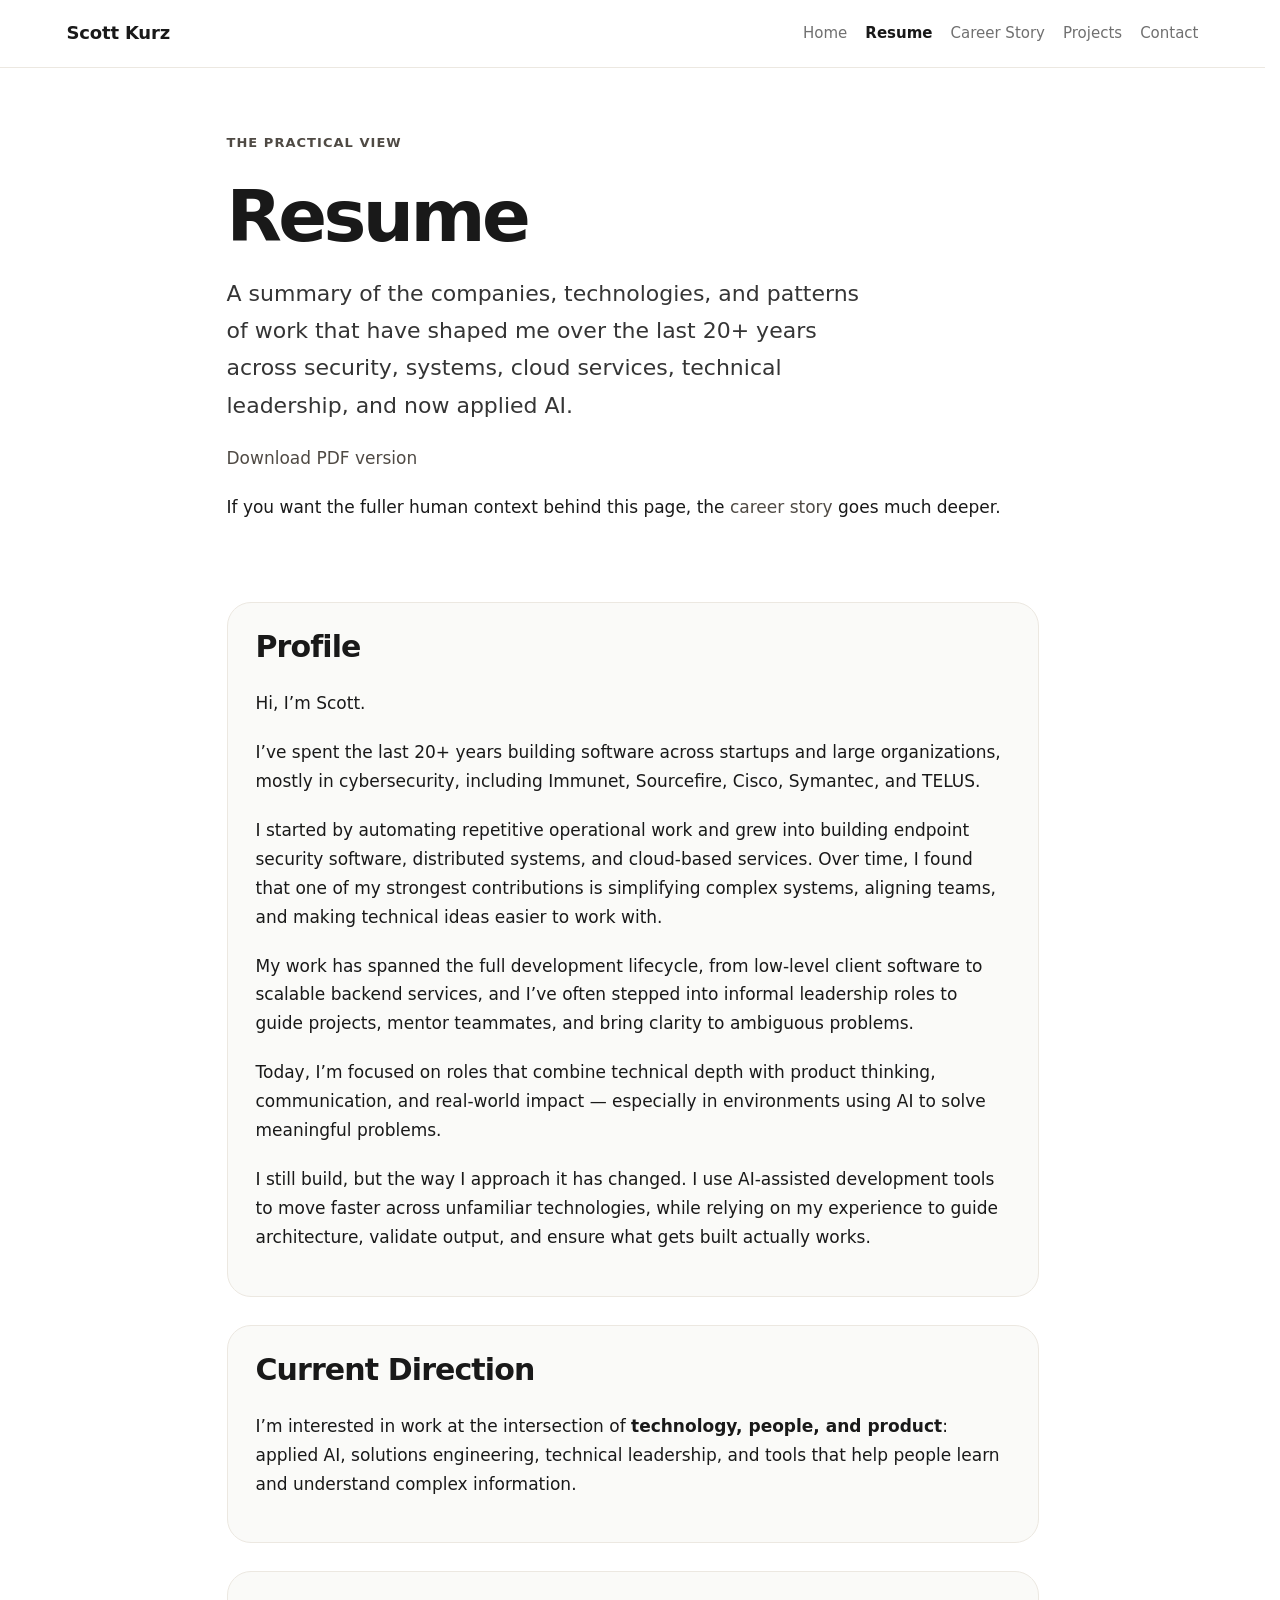
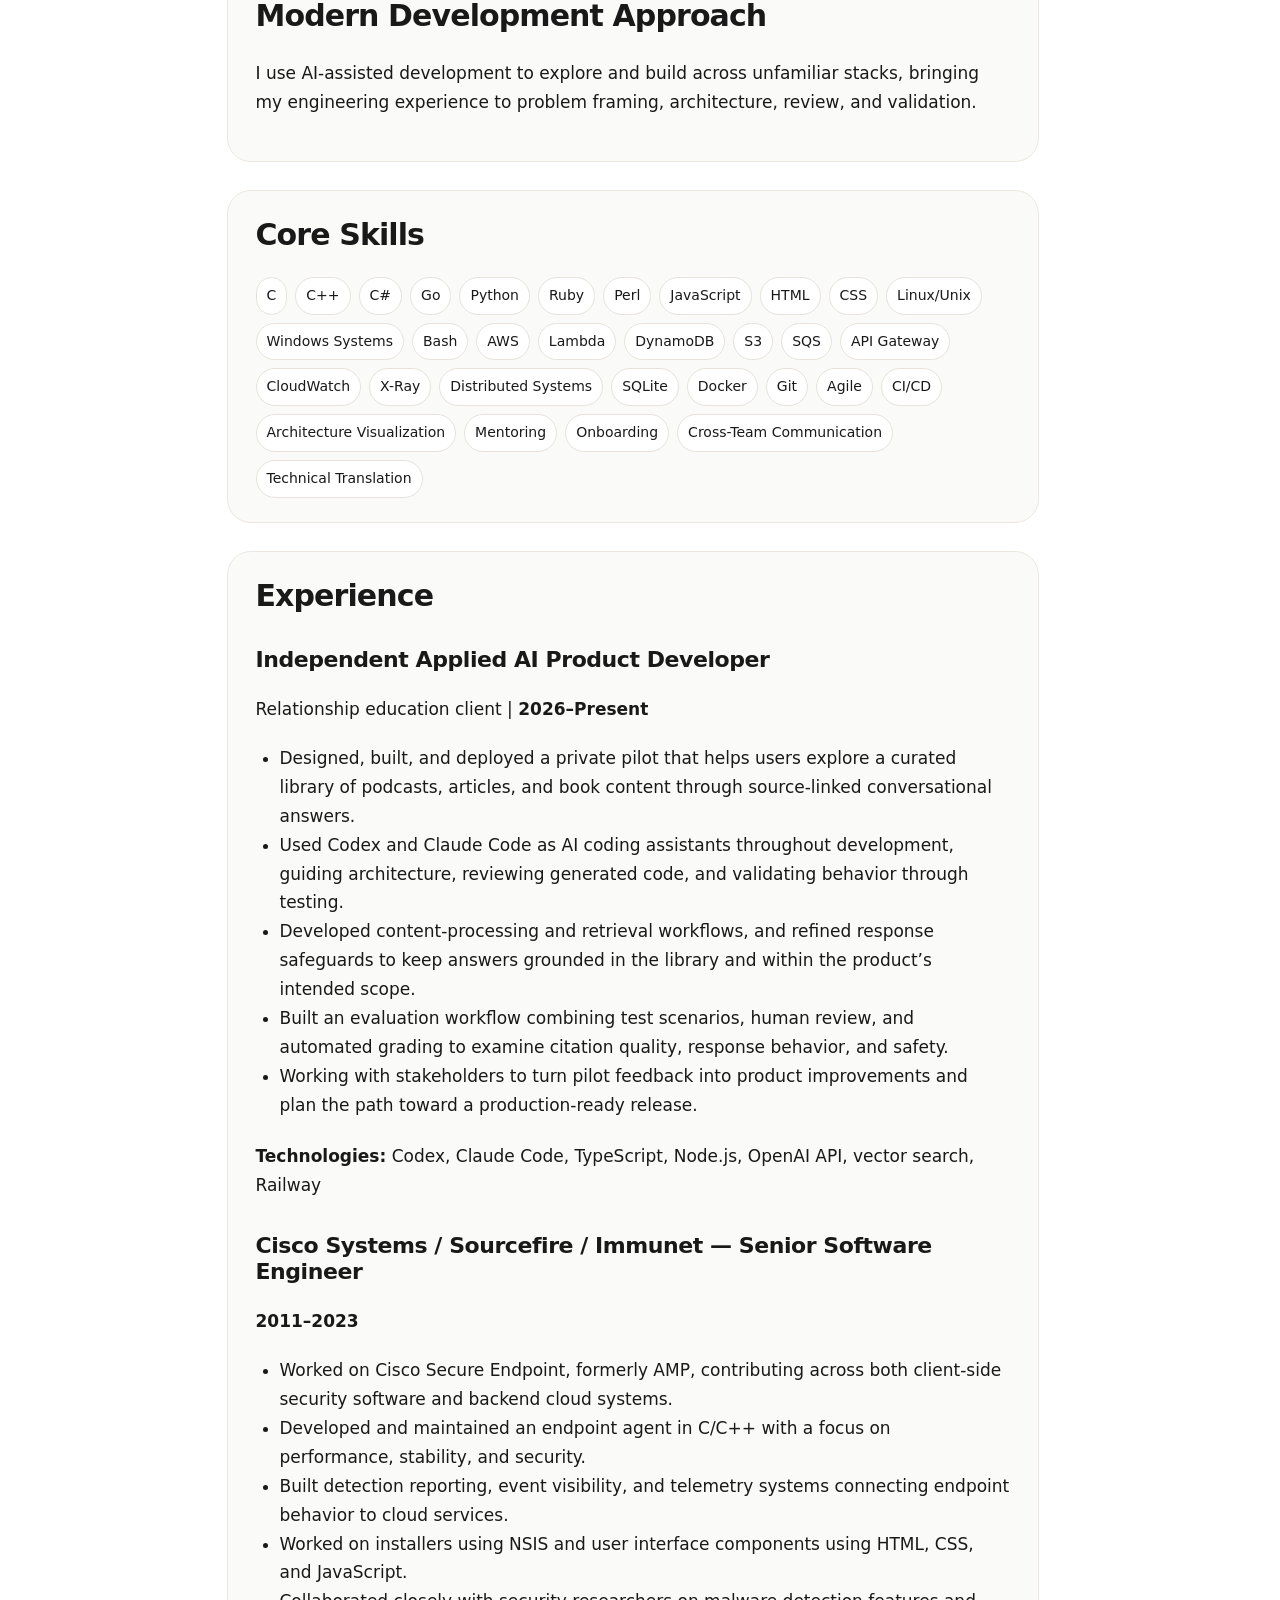
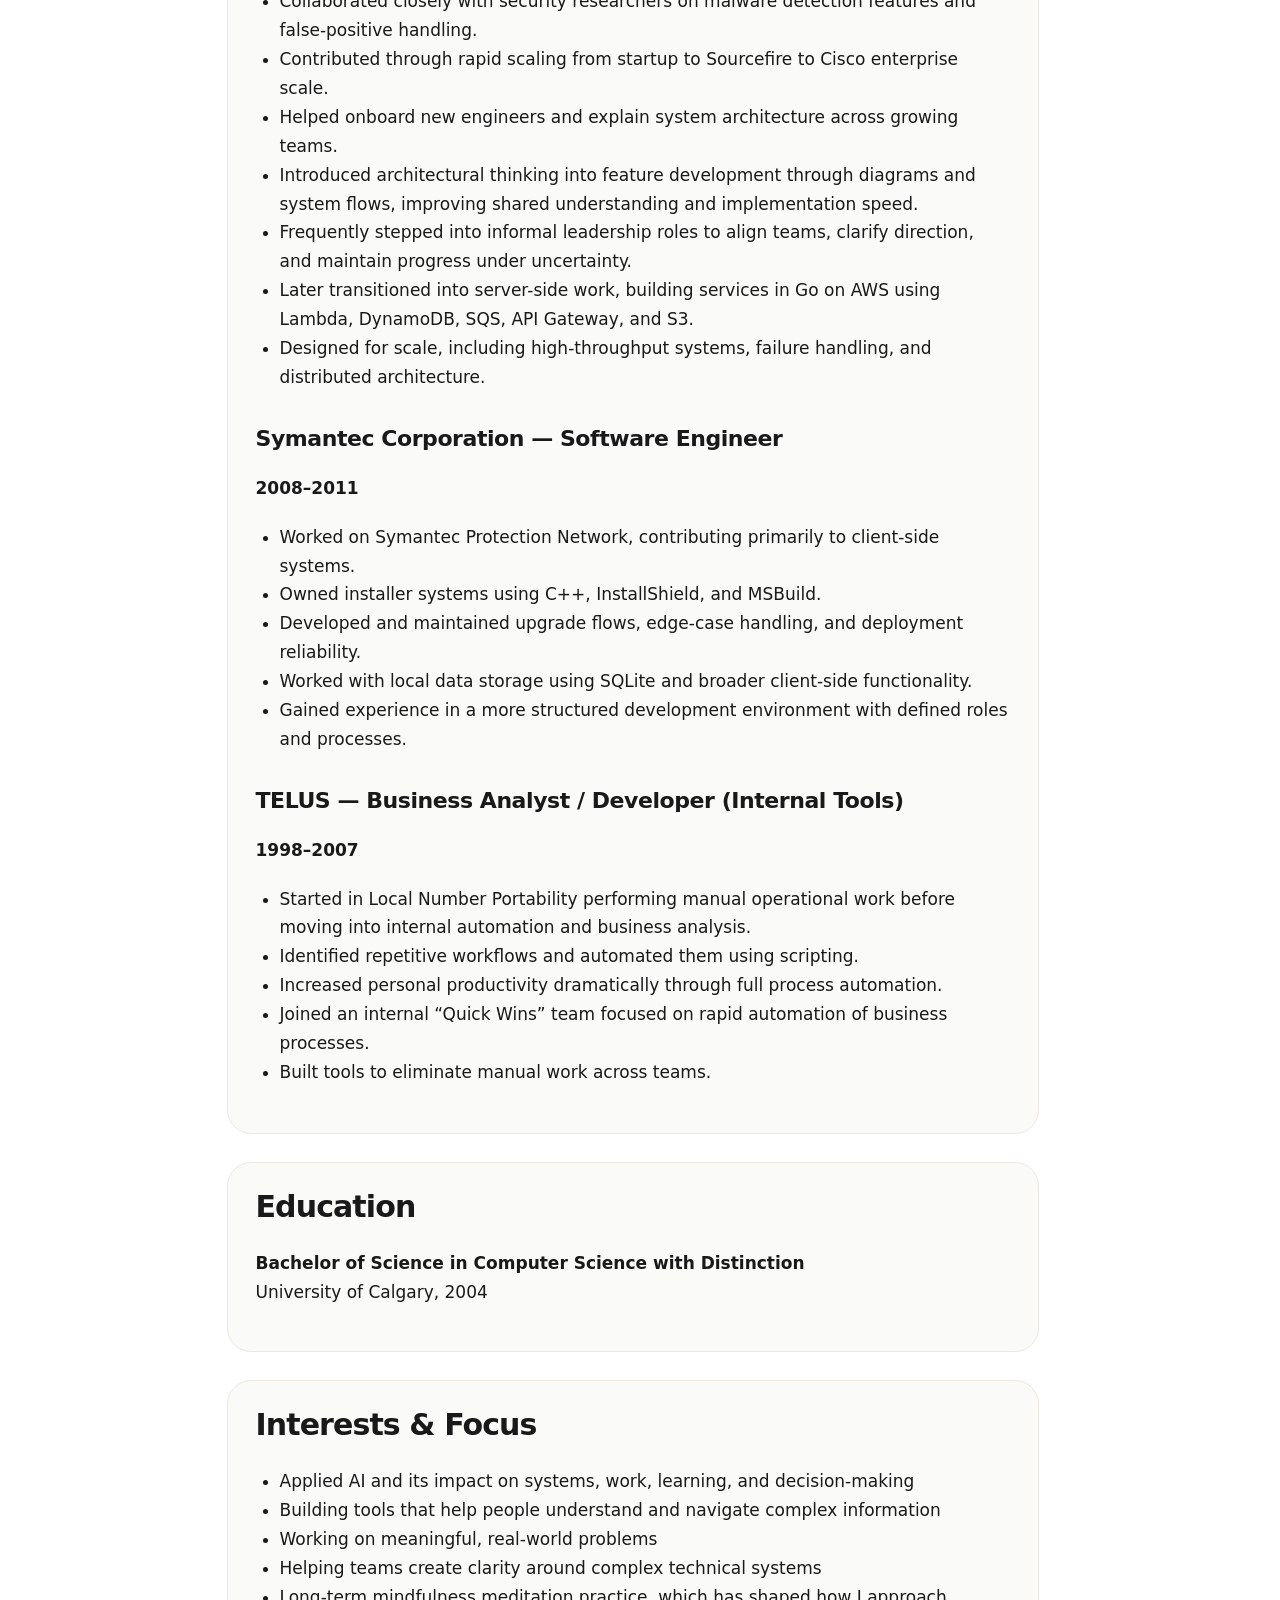
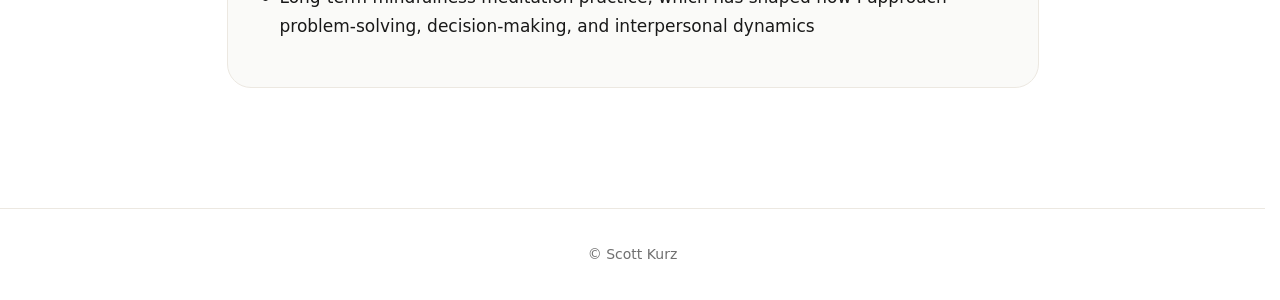
<file: resume.html>
<!doctype html>
<html lang="en">
<head>
<meta charset="utf-8">
<meta name="viewport" content="width=device-width, initial-scale=1">
<title>Resume | Scott Kurz</title>
<link rel="stylesheet" href="styles.css">
</head>
<body>

<header class="site-header">
  <nav class="nav">
    <a class="brand" href="index.html">Scott Kurz</a>
    <div class="nav-links">
      <a class="" href="index.html">Home</a>
      <a class="active" href="resume.html">Resume</a>
      <a class="" href="career-story.html">Career Story</a>
      <a class="" href="projects.html">Projects</a>
      <a class="" href="contact.html">Contact</a>
    </div>
  </nav>
</header>


<main class="article expressive-page">
  <section class="page-intro">
    <p class="section-label">The practical view</p>
    <h1>Resume</h1>
    <p class="lede">A summary of the companies, technologies, and patterns of work that have shaped me over the last 20+ years across security, systems, cloud services, technical leadership, and now applied AI.</p>
    <p><a href="assets/Scott-Kurz-Resume.pdf" download>Download PDF version</a></p>
    <p>If you want the fuller human context behind this page, the <a href="career-story.html">career story</a> goes much deeper.</p>
  </section>

  <section class="resume-section">
    <h2>Profile</h2>
    <p>Hi, I’m Scott.</p>
    <p>I’ve spent the last 20+ years building software across startups and large organizations, mostly in cybersecurity, including Immunet, Sourcefire, Cisco, Symantec, and TELUS.</p>
    <p>I started by automating repetitive operational work and grew into building endpoint security software, distributed systems, and cloud-based services. Over time, I found that one of my strongest contributions is simplifying complex systems, aligning teams, and making technical ideas easier to work with.</p>
    <p>My work has spanned the full development lifecycle, from low-level client software to scalable backend services, and I’ve often stepped into informal leadership roles to guide projects, mentor teammates, and bring clarity to ambiguous problems.</p>
    <p>Today, I’m focused on roles that combine technical depth with product thinking, communication, and real-world impact — especially in environments using AI to solve meaningful problems.</p>
    <p>I still build, but the way I approach it has changed. I use AI-assisted development tools to move faster across unfamiliar technologies, while relying on my experience to guide architecture, validate output, and ensure what gets built actually works.</p>
  </section>

  <section class="resume-section">
    <h2>Current Direction</h2>
    <p>I’m interested in work at the intersection of <strong>technology, people, and product</strong>: applied AI, solutions engineering, technical leadership, and tools that help people learn and understand complex information.</p>
  </section>

  <section class="resume-section">
    <h2>Modern Development Approach</h2>

    <p>I use AI-assisted development to explore and build across unfamiliar stacks, bringing my engineering experience to problem framing, architecture, review, and validation.</p>
  </section>

  <section class="resume-section">
    <h2>Core Skills</h2>
    <div class="pill-list">
      <span class="pill">C</span><span class="pill">C++</span><span class="pill">C#</span><span class="pill">Go</span><span class="pill">Python</span><span class="pill">Ruby</span><span class="pill">Perl</span>
      <span class="pill">JavaScript</span><span class="pill">HTML</span><span class="pill">CSS</span><span class="pill">Linux/Unix</span><span class="pill">Windows Systems</span><span class="pill">Bash</span>
      <span class="pill">AWS</span><span class="pill">Lambda</span><span class="pill">DynamoDB</span><span class="pill">S3</span><span class="pill">SQS</span><span class="pill">API Gateway</span><span class="pill">CloudWatch</span><span class="pill">X-Ray</span>
      <span class="pill">Distributed Systems</span><span class="pill">SQLite</span><span class="pill">Docker</span><span class="pill">Git</span><span class="pill">Agile</span><span class="pill">CI/CD</span><span class="pill">Architecture Visualization</span>
      <span class="pill">Mentoring</span><span class="pill">Onboarding</span><span class="pill">Cross-Team Communication</span><span class="pill">Technical Translation</span>
    </div>
  </section>

  <section class="resume-section">
    <h2>Experience</h2>

    <h3>Independent Applied AI Product Developer</h3>
    <p>Relationship education client | <strong>2026–Present</strong></p>
    <ul>
      <li>Designed, built, and deployed a private pilot that helps users explore a curated library of podcasts, articles, and book content through source-linked conversational answers.</li>
      <li>Used Codex and Claude Code as AI coding assistants throughout development, guiding architecture, reviewing generated code, and validating behavior through testing.</li>
      <li>Developed content-processing and retrieval workflows, and refined response safeguards to keep answers grounded in the library and within the product’s intended scope.</li>
      <li>Built an evaluation workflow combining test scenarios, human review, and automated grading to examine citation quality, response behavior, and safety.</li>
      <li>Working with stakeholders to turn pilot feedback into product improvements and plan the path toward a production-ready release.</li>
    </ul>
    <p><strong>Technologies:</strong> Codex, Claude Code, TypeScript, Node.js, OpenAI API, vector search, Railway</p>

    <h3>Cisco Systems / Sourcefire / Immunet — Senior Software Engineer</h3>
    <p><strong>2011–2023</strong></p>
    <ul>
      <li>Worked on Cisco Secure Endpoint, formerly AMP, contributing across both client-side security software and backend cloud systems.</li>
      <li>Developed and maintained an endpoint agent in C/C++ with a focus on performance, stability, and security.</li>
      <li>Built detection reporting, event visibility, and telemetry systems connecting endpoint behavior to cloud services.</li>
      <li>Worked on installers using NSIS and user interface components using HTML, CSS, and JavaScript.</li>
      <li>Collaborated closely with security researchers on malware detection features and false-positive handling.</li>
      <li>Contributed through rapid scaling from startup to Sourcefire to Cisco enterprise scale.</li>
      <li>Helped onboard new engineers and explain system architecture across growing teams.</li>
      <li>Introduced architectural thinking into feature development through diagrams and system flows, improving shared understanding and implementation speed.</li>
      <li>Frequently stepped into informal leadership roles to align teams, clarify direction, and maintain progress under uncertainty.</li>
      <li>Later transitioned into server-side work, building services in Go on AWS using Lambda, DynamoDB, SQS, API Gateway, and S3.</li>
      <li>Designed for scale, including high-throughput systems, failure handling, and distributed architecture.</li>
    </ul>

    <h3>Symantec Corporation — Software Engineer</h3>
    <p><strong>2008–2011</strong></p>
    <ul>
      <li>Worked on Symantec Protection Network, contributing primarily to client-side systems.</li>
      <li>Owned installer systems using C++, InstallShield, and MSBuild.</li>
      <li>Developed and maintained upgrade flows, edge-case handling, and deployment reliability.</li>
      <li>Worked with local data storage using SQLite and broader client-side functionality.</li>
      <li>Gained experience in a more structured development environment with defined roles and processes.</li>
    </ul>

    <h3>TELUS — Business Analyst / Developer (Internal Tools)</h3>
    <p><strong>1998–2007</strong></p>
    <ul>
      <li>Started in Local Number Portability performing manual operational work before moving into internal automation and business analysis.</li>
      <li>Identified repetitive workflows and automated them using scripting.</li>
      <li>Increased personal productivity dramatically through full process automation.</li>
      <li>Joined an internal “Quick Wins” team focused on rapid automation of business processes.</li>
      <li>Built tools to eliminate manual work across teams.</li>
    </ul>
  </section>

  <section class="resume-section">
    <h2>Education</h2>
    <p><strong>Bachelor of Science in Computer Science with Distinction</strong><br>University of Calgary, 2004</p>
  </section>

  <section class="resume-section">
    <h2>Interests & Focus</h2>

    <ul>
      <li>Applied AI and its impact on systems, work, learning, and decision-making</li>
      <li>Building tools that help people understand and navigate complex information</li>
      <li>Working on meaningful, real-world problems</li>
      <li>Helping teams create clarity around complex technical systems</li>
      <li>Long-term mindfulness meditation practice, which has shaped how I approach problem-solving, decision-making, and interpersonal dynamics</li>
    </ul>
  </section>
</main>

<footer class="footer">© Scott Kurz</footer>
</body>
</html>
</file>
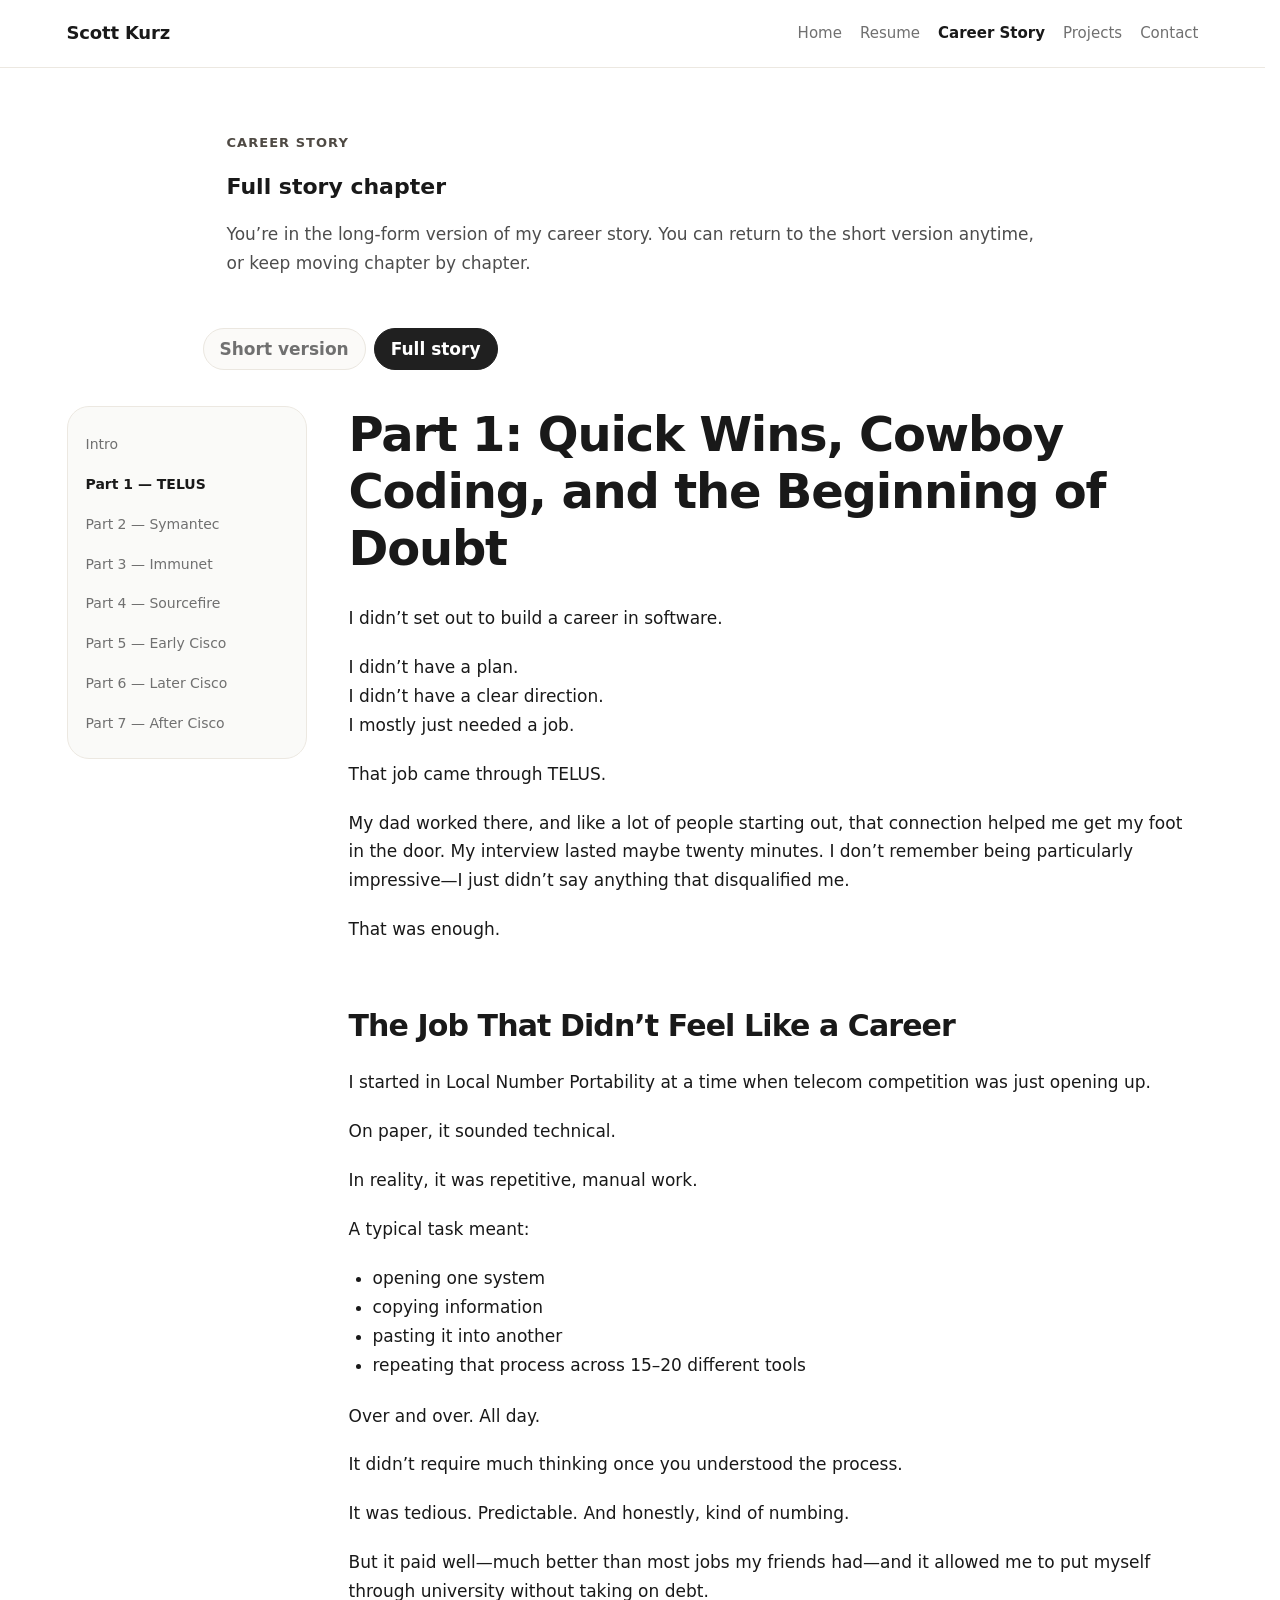
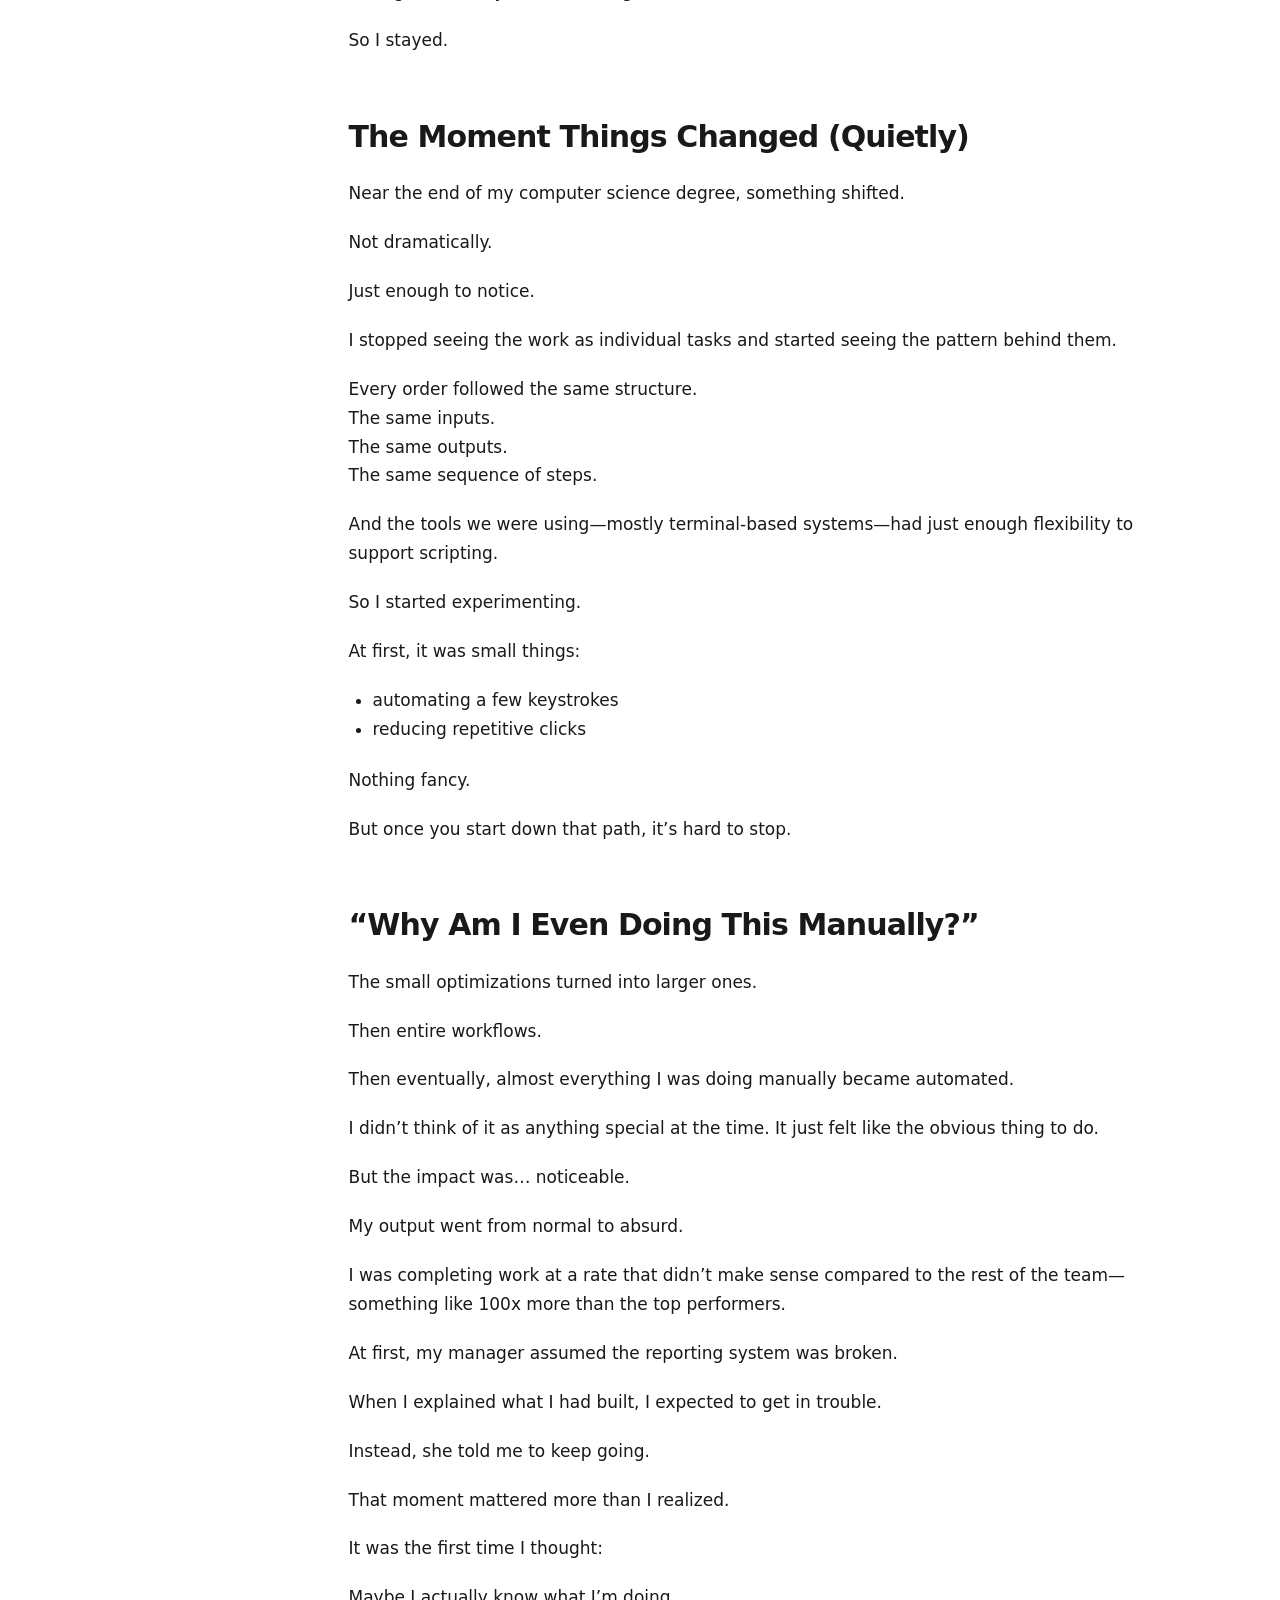
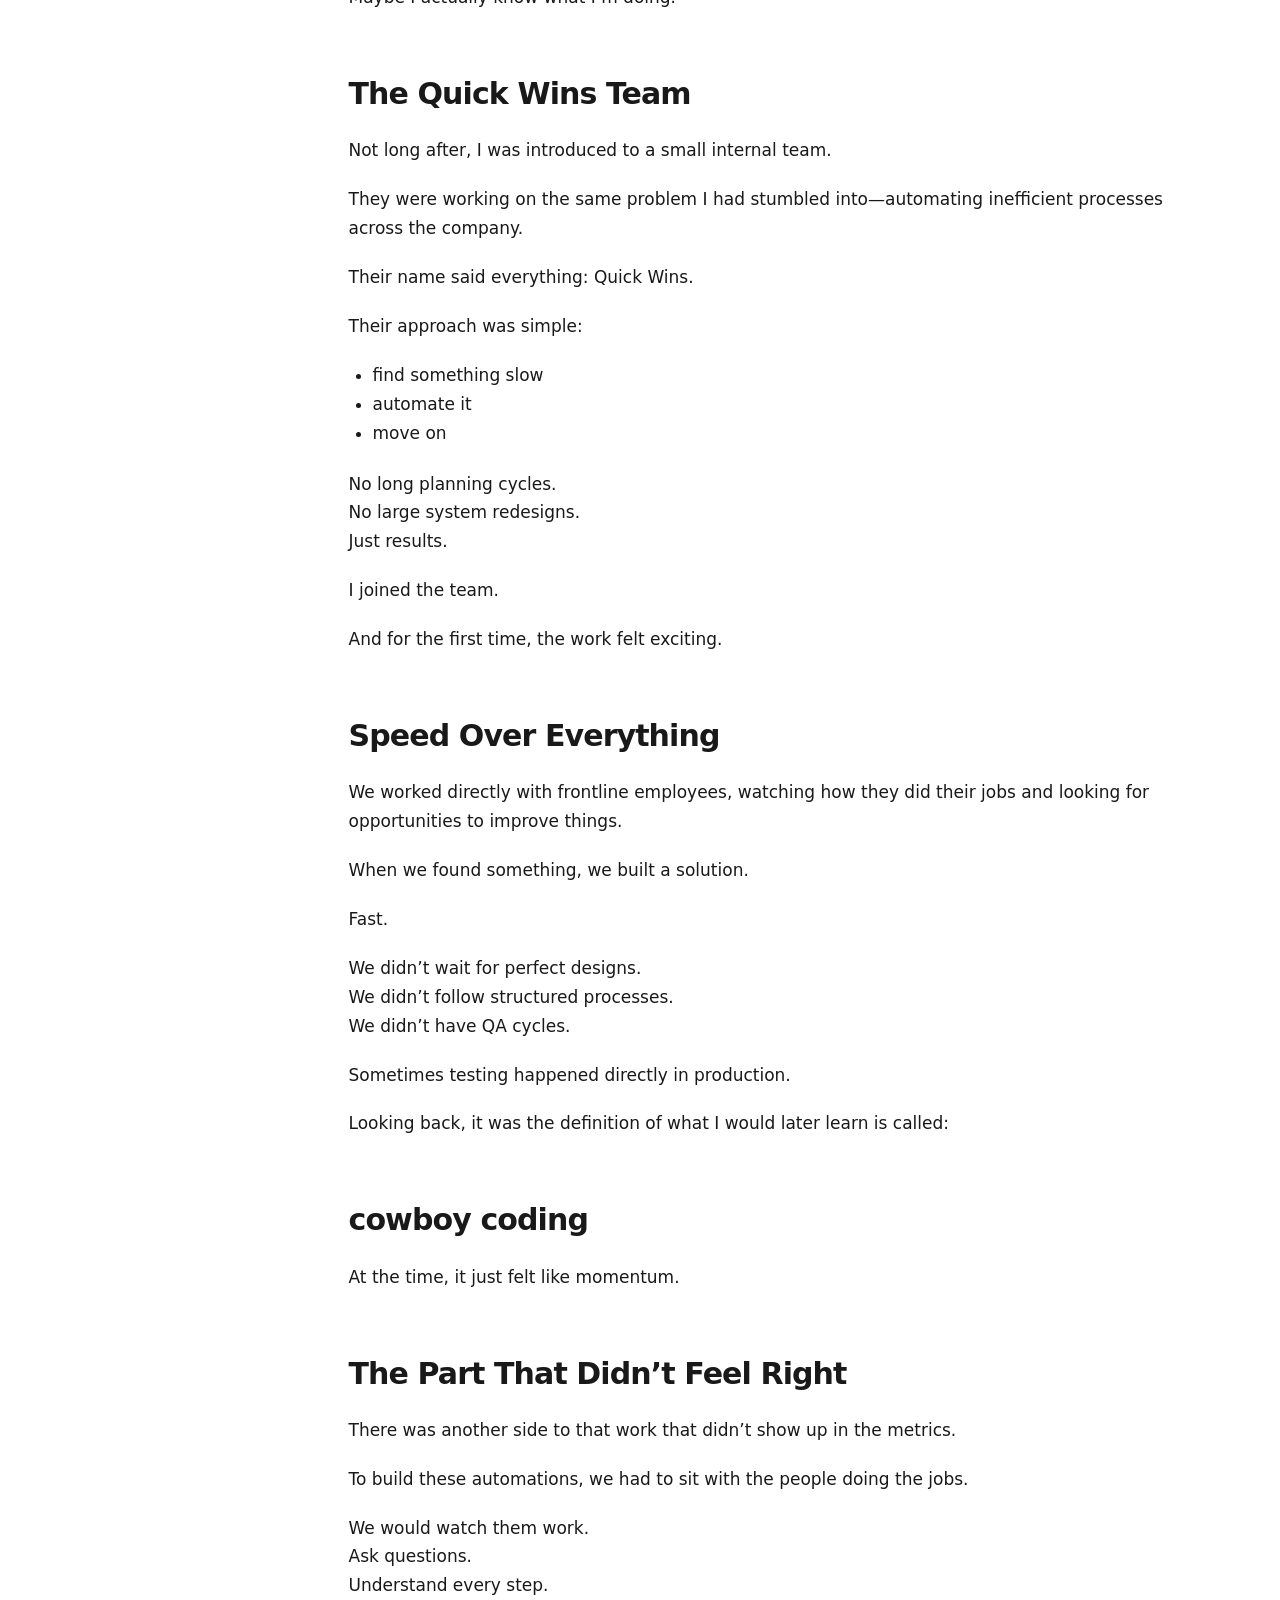
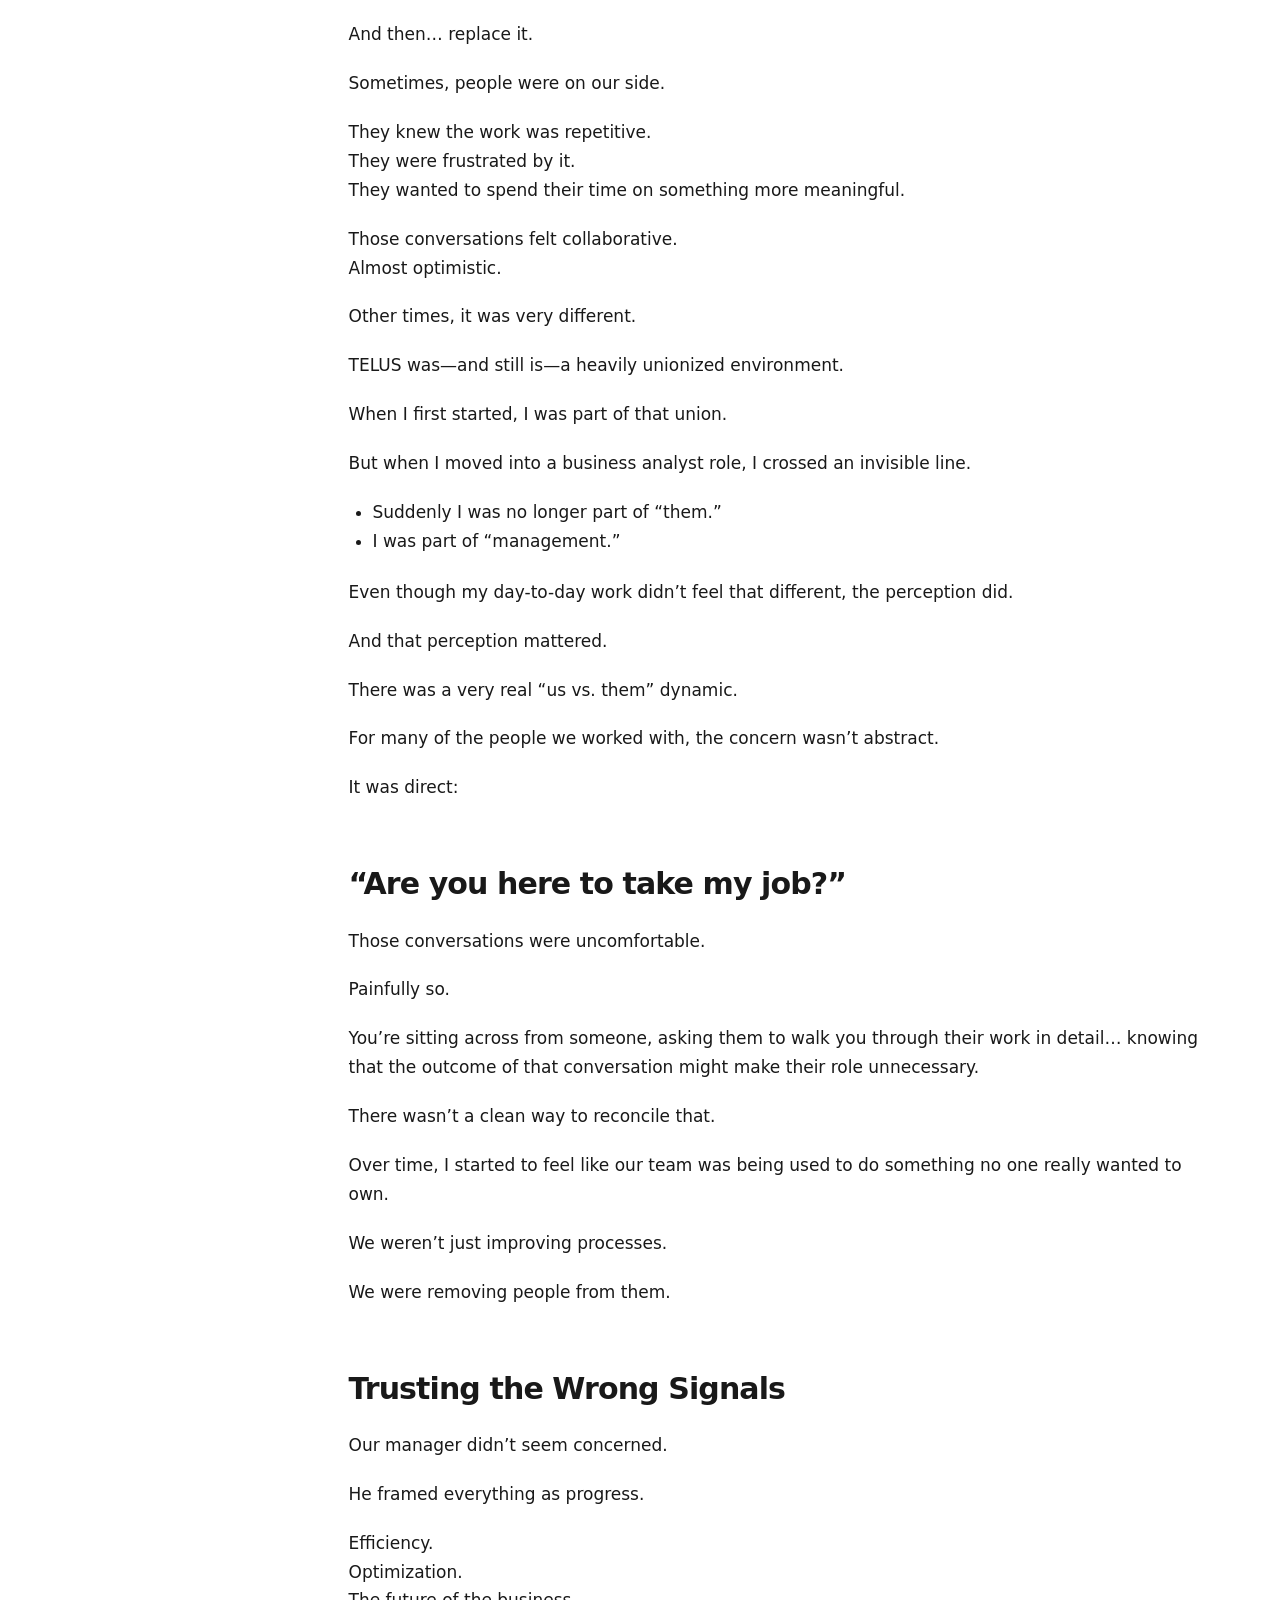
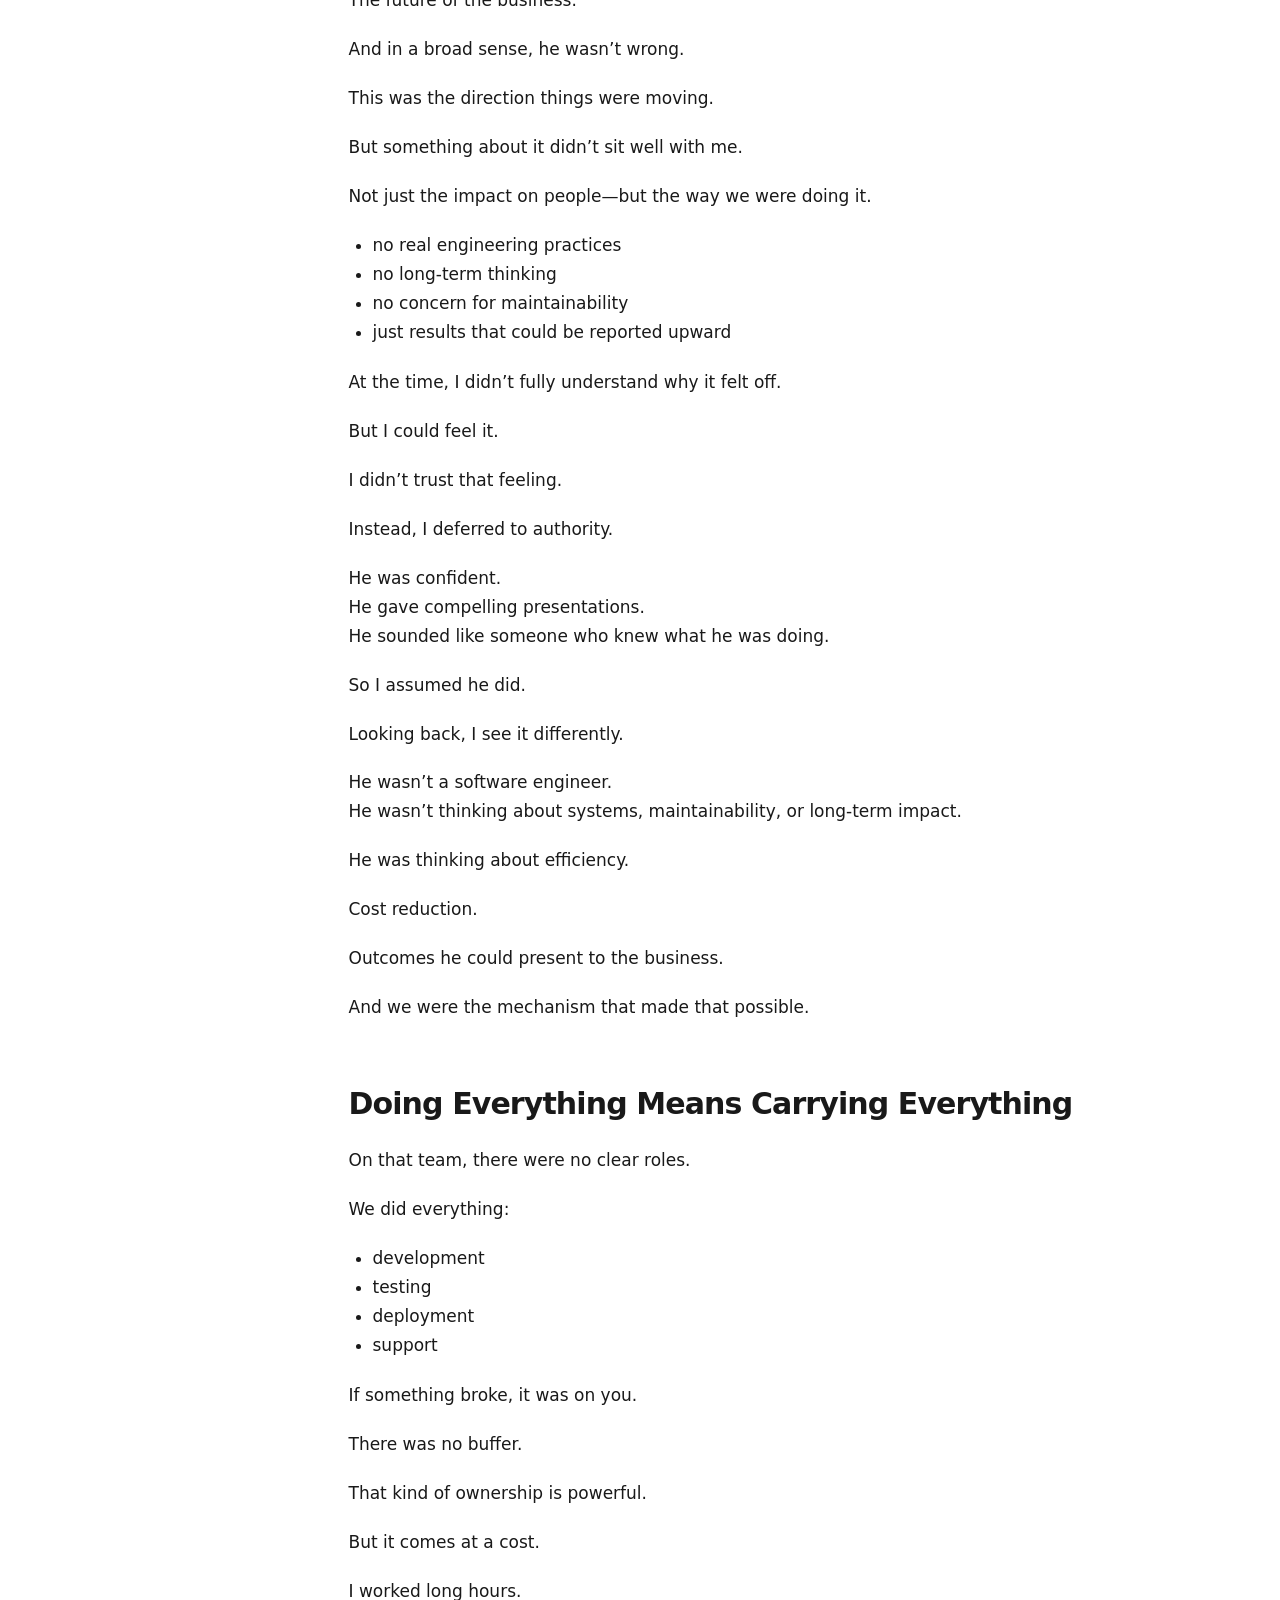
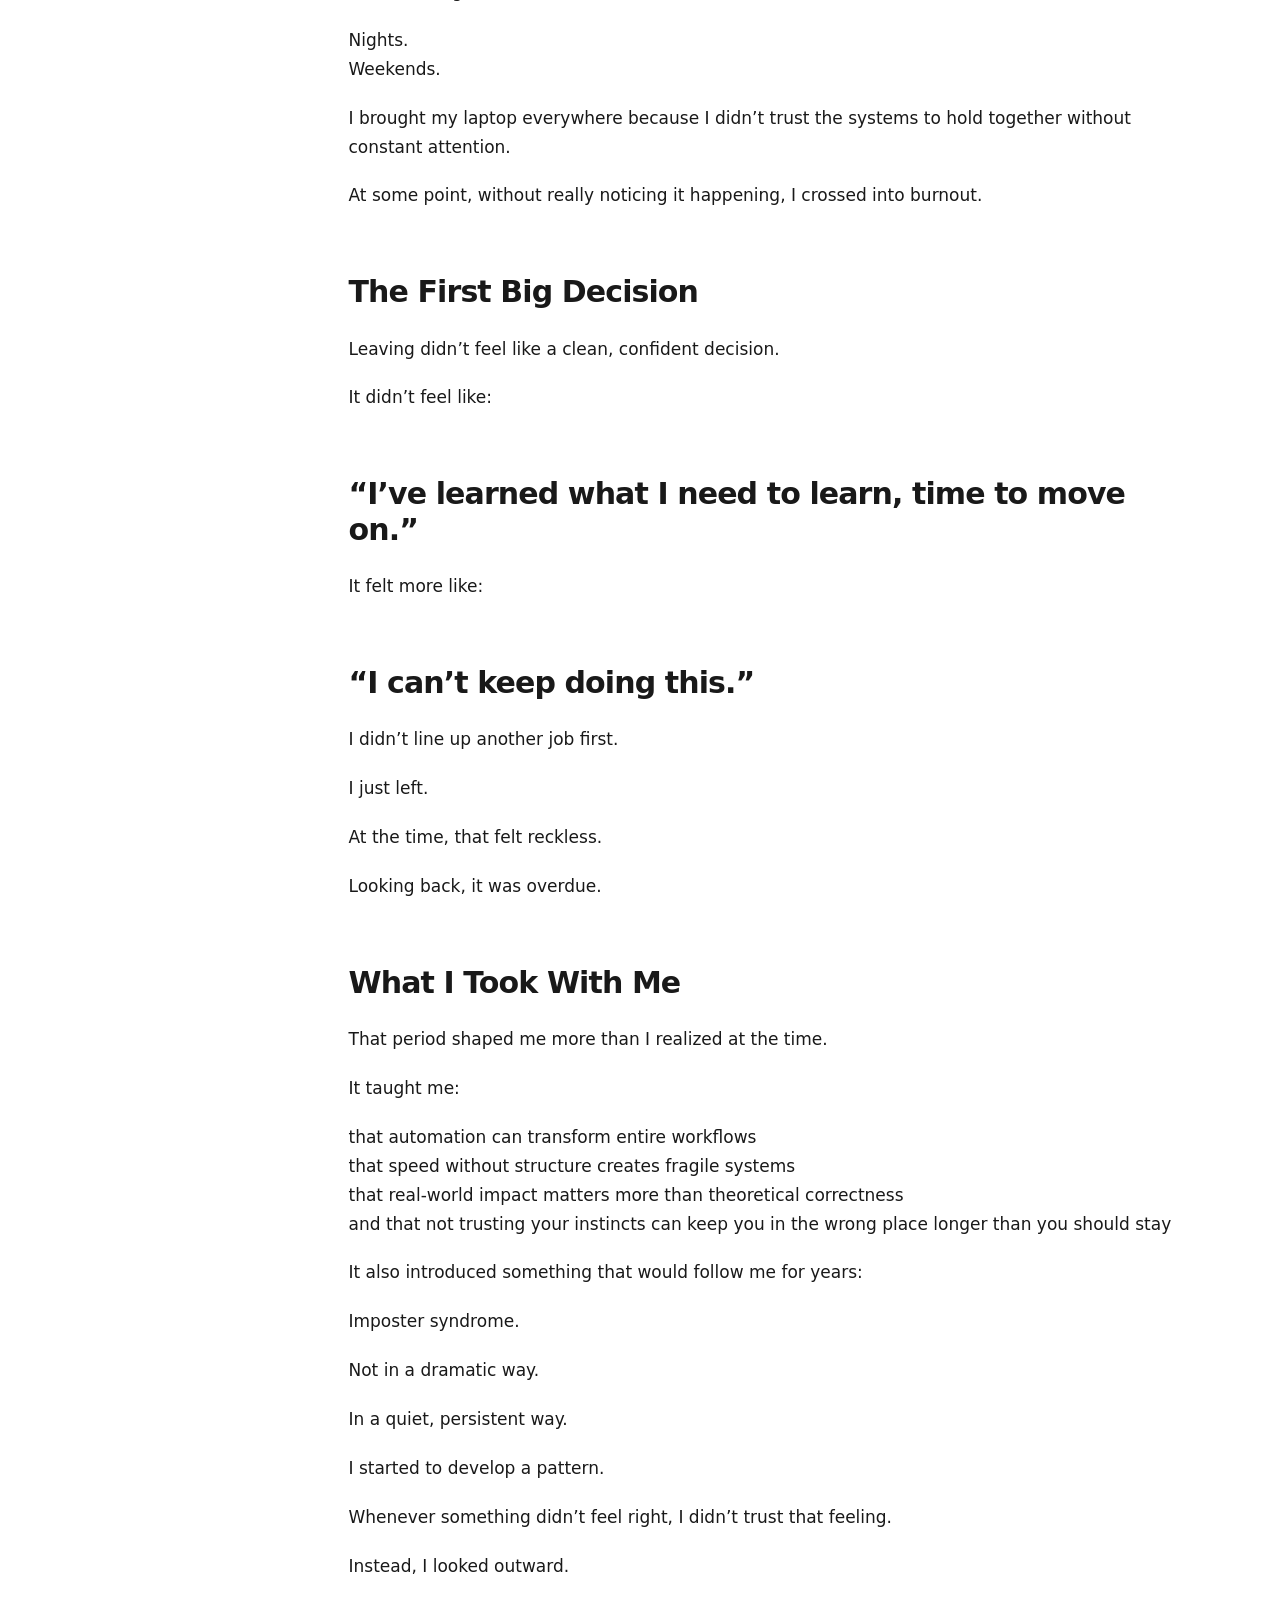
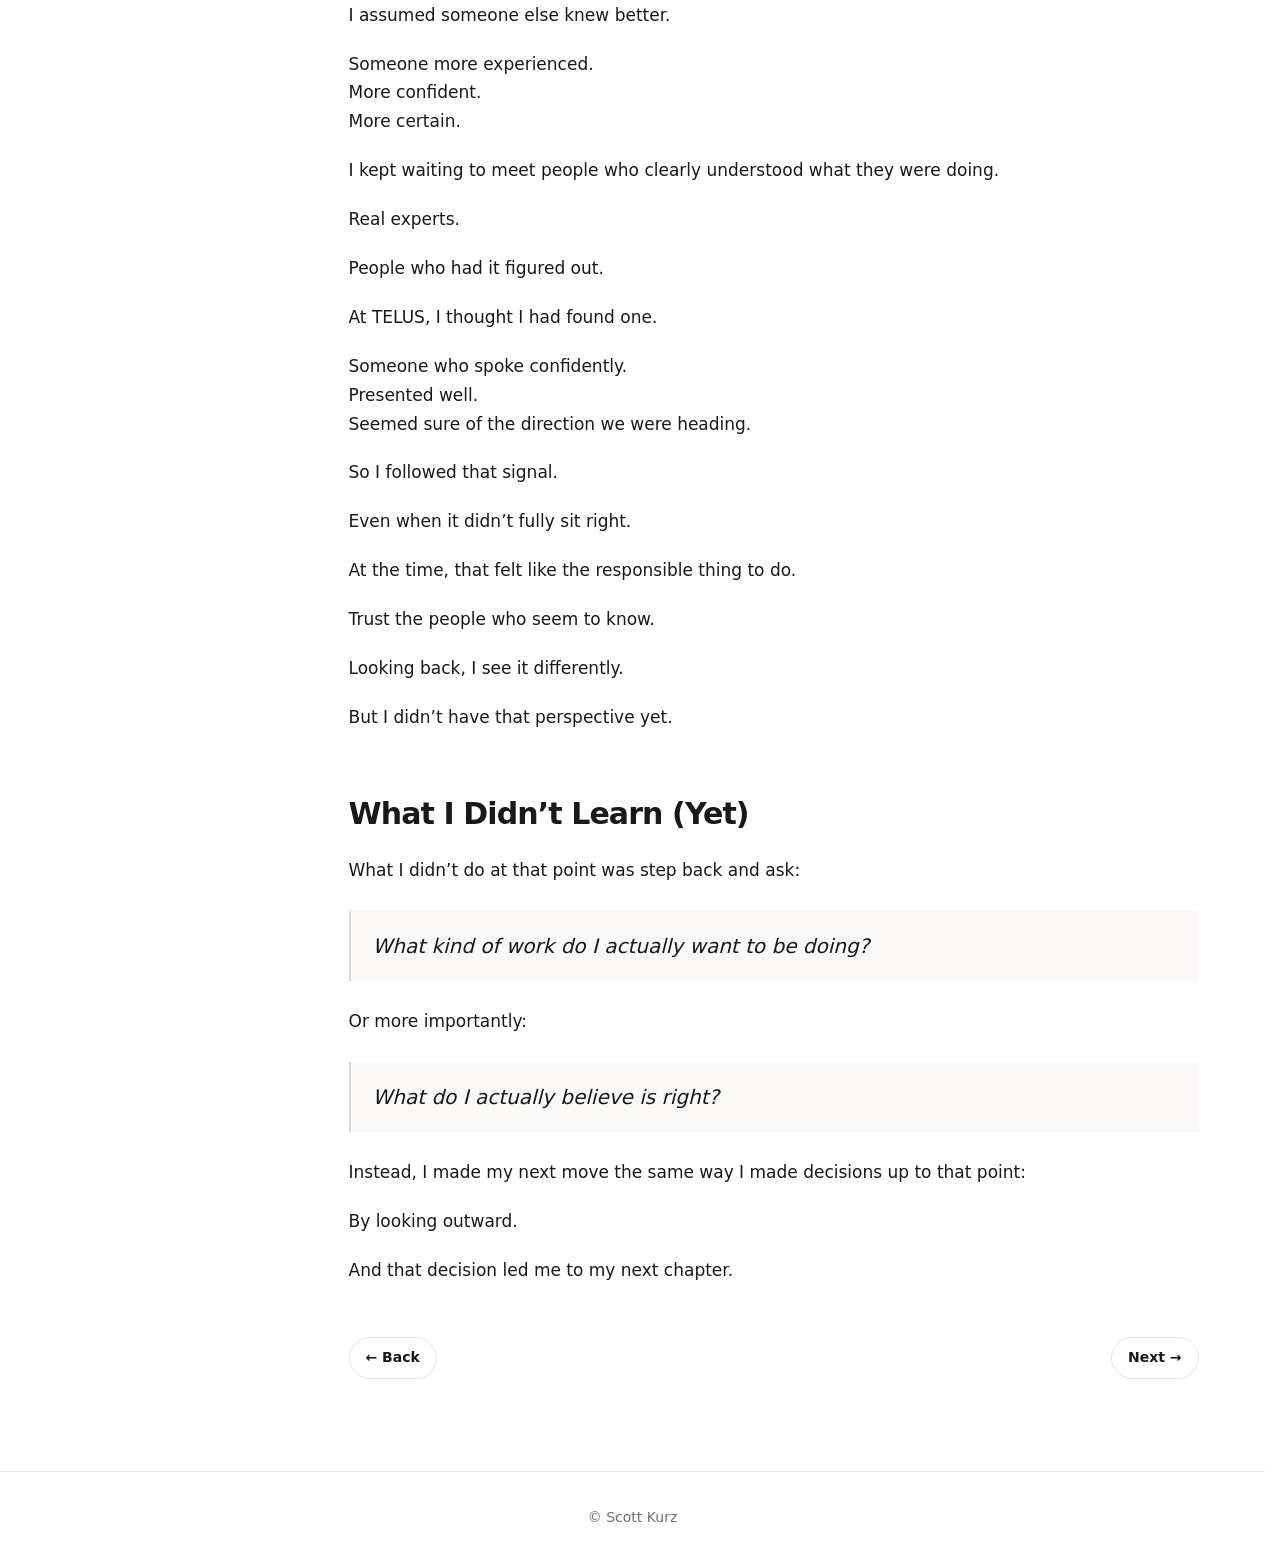
<file: story/part1.html>
<!doctype html>
<html lang="en">
<head>
<meta charset="utf-8">
<meta name="viewport" content="width=device-width, initial-scale=1">
<title>Part 1: Quick Wins, Cowboy Coding, and the Beginning of Doubt | Scott Kurz</title>
<link rel="stylesheet" href="../styles.css">
</head>
<body>

<header class="site-header">
  <nav class="nav">
    <a class="brand" href="../index.html">Scott Kurz</a>
    <div class="nav-links">
      <a href="../index.html">Home</a>
      <a href="../resume.html">Resume</a>
      <a class="active" href="../career-story.html">Career Story</a>
      <a href="../projects.html">Projects</a>
      <a href="../contact.html">Contact</a>
    </div>
  </nav>
</header>

<main class="article expressive-page story-shell">
  <section class="story-bridge">
    <p class="section-label">Career Story</p>
    <p class="story-bridge-title">Full story chapter</p>
    <p class="story-bridge-copy">You’re in the long-form version of my career story. You can return to the short version anytime, or keep moving chapter by chapter.</p>
  </section>
</main>

<div class="story-tabs-bar">
  <div class="tabs">
    <button type="button" class="tab-button" onclick="location.href='../career-story.html'">Short version</button>
    <button type="button" class="tab-button active" onclick="location.href='../career-story.html?tab=full'">Full story</button>
  </div>
</div>

<div class="story-page-layout with-tabs">
<aside class="story-nav"><a class="story-nav-intro" href="../career-story.html?tab=full">Intro</a>
<a class="active" href="part1.html">Part 1 — TELUS</a>
<a class="" href="part2.html">Part 2 — Symantec</a>
<a class="" href="part3.html">Part 3 — Immunet</a>
<a class="" href="part4.html">Part 4 — Sourcefire</a>
<a class="" href="part5.html">Part 5 — Early Cisco</a>
<a class="" href="part6.html">Part 6 — Later Cisco</a>
<a class="" href="part7.html">Part 7 — After Cisco</a>
</aside>
<main class="story-main article">
<h1>Part 1: Quick Wins, Cowboy Coding, and the Beginning of Doubt</h1>
<p>I didn’t set out to build a career in software.</p>
<p>I didn’t have a plan.<br>I didn’t have a clear direction.<br>I mostly just needed a job.</p>
<p>That job came through TELUS.</p>
<p>My dad worked there, and like a lot of people starting out, that connection helped me get my foot in the door. My interview lasted maybe twenty minutes. I don’t remember being particularly impressive—I just didn’t say anything that disqualified me.</p>
<p>That was enough.</p>
<h2>The Job That Didn’t Feel Like a Career</h2>
<p>I started in Local Number Portability at a time when telecom competition was just opening up.</p>
<p>On paper, it sounded technical.</p>
<p>In reality, it was repetitive, manual work.</p>
<p>A typical task meant:</p>
<ul>
  <li>opening one system</li>
  <li>copying information</li>
  <li>pasting it into another</li>
  <li>repeating that process across 15–20 different tools</li>
</ul>
<p>Over and over. All day.</p>
<p>It didn’t require much thinking once you understood the process.</p>
<p>It was tedious. Predictable. And honestly, kind of numbing.</p>
<p>But it paid well—much better than most jobs my friends had—and it allowed me to put myself through university without taking on debt.</p>
<p>So I stayed.</p>
<h2>The Moment Things Changed (Quietly)</h2>
<p>Near the end of my computer science degree, something shifted.</p>
<p>Not dramatically.</p>
<p>Just enough to notice.</p>
<p>I stopped seeing the work as individual tasks and started seeing the pattern behind them.</p>
<p>Every order followed the same structure.<br>The same inputs.<br>The same outputs.<br>The same sequence of steps.</p>
<p>And the tools we were using—mostly terminal-based systems—had just enough flexibility to support scripting.</p>
<p>So I started experimenting.</p>
<p>At first, it was small things:</p>
<ul>
  <li>automating a few keystrokes</li>
  <li>reducing repetitive clicks</li>
</ul>
<p>Nothing fancy.</p>
<p>But once you start down that path, it’s hard to stop.</p>
<h2>“Why Am I Even Doing This Manually?”</h2>
<p>The small optimizations turned into larger ones.</p>
<p>Then entire workflows.</p>
<p>Then eventually, almost everything I was doing manually became automated.</p>
<p>I didn’t think of it as anything special at the time. It just felt like the obvious thing to do.</p>
<p>But the impact was… noticeable.</p>
<p>My output went from normal to absurd.</p>
<p>I was completing work at a rate that didn’t make sense compared to the rest of the team—something like 100x more than the top performers.</p>
<p>At first, my manager assumed the reporting system was broken.</p>
<p>When I explained what I had built, I expected to get in trouble.</p>
<p>Instead, she told me to keep going.</p>
<p>That moment mattered more than I realized.</p>
<p>It was the first time I thought:</p>
<p>Maybe I actually know what I’m doing.</p>
<h2>The Quick Wins Team</h2>
<p>Not long after, I was introduced to a small internal team.</p>
<p>They were working on the same problem I had stumbled into—automating inefficient processes across the company.</p>
<p>Their name said everything: Quick Wins.</p>
<p>Their approach was simple:</p>
<ul>
  <li>find something slow</li>
  <li>automate it</li>
  <li>move on</li>
</ul>
<p>No long planning cycles.<br>No large system redesigns.<br>Just results.</p>
<p>I joined the team.</p>
<p>And for the first time, the work felt exciting.</p>
<h2>Speed Over Everything</h2>
<p>We worked directly with frontline employees, watching how they did their jobs and looking for opportunities to improve things.</p>
<p>When we found something, we built a solution.</p>
<p>Fast.</p>
<p>We didn’t wait for perfect designs.<br>We didn’t follow structured processes.<br>We didn’t have QA cycles.</p>
<p>Sometimes testing happened directly in production.</p>
<p>Looking back, it was the definition of what I would later learn is called:</p>
<h2>cowboy coding</h2>
<p>At the time, it just felt like momentum.</p>
<h2>The Part That Didn’t Feel Right</h2>
<p>There was another side to that work that didn’t show up in the metrics.</p>
<p>To build these automations, we had to sit with the people doing the jobs.</p>
<p>We would watch them work.<br>Ask questions.<br>Understand every step.</p>
<p>And then… replace it.</p>
<p>Sometimes, people were on our side.</p>
<p>They knew the work was repetitive.<br>They were frustrated by it.<br>They wanted to spend their time on something more meaningful.</p>
<p>Those conversations felt collaborative.<br>Almost optimistic.</p>
<p>Other times, it was very different.</p>
<p>TELUS was—and still is—a heavily unionized environment.</p>
<p>When I first started, I was part of that union.</p>
<p>But when I moved into a business analyst role, I crossed an invisible line.</p>
<ul>
  <li>Suddenly I was no longer part of “them.”</li>
  <li>I was part of “management.”</li>
</ul>
<p>Even though my day-to-day work didn’t feel that different, the perception did.</p>
<p>And that perception mattered.</p>
<p>There was a very real “us vs. them” dynamic.</p>
<p>For many of the people we worked with, the concern wasn’t abstract.</p>
<p>It was direct:</p>
<h2>“Are you here to take my job?”</h2>
<p>Those conversations were uncomfortable.</p>
<p>Painfully so.</p>
<p>You’re sitting across from someone, asking them to walk you through their work in detail… knowing that the outcome of that conversation might make their role unnecessary.</p>
<p>There wasn’t a clean way to reconcile that.</p>
<p>Over time, I started to feel like our team was being used to do something no one really wanted to own.</p>
<p>We weren’t just improving processes.</p>
<p>We were removing people from them.</p>
<h2>Trusting the Wrong Signals</h2>
<p>Our manager didn’t seem concerned.</p>
<p>He framed everything as progress.</p>
<p>Efficiency.<br>Optimization.<br>The future of the business.</p>
<p>And in a broad sense, he wasn’t wrong.</p>
<p>This was the direction things were moving.</p>
<p>But something about it didn’t sit well with me.</p>
<p>Not just the impact on people—but the way we were doing it.</p>
<ul>
  <li>no real engineering practices</li>
  <li>no long-term thinking</li>
  <li>no concern for maintainability</li>
  <li>just results that could be reported upward</li>
</ul>
<p>At the time, I didn’t fully understand why it felt off.</p>
<p>But I could feel it.</p>
<p>I didn’t trust that feeling.</p>
<p>Instead, I deferred to authority.</p>
<p>He was confident.<br>He gave compelling presentations.<br>He sounded like someone who knew what he was doing.</p>
<p>So I assumed he did.</p>
<p>Looking back, I see it differently.</p>
<p>He wasn’t a software engineer.<br>He wasn’t thinking about systems, maintainability, or long-term impact.</p>
<p>He was thinking about efficiency.</p>
<p>Cost reduction.</p>
<p>Outcomes he could present to the business.</p>
<p>And we were the mechanism that made that possible.</p>
<h2>Doing Everything Means Carrying Everything</h2>
<p>On that team, there were no clear roles.</p>
<p>We did everything:</p>
<ul>
  <li>development</li>
  <li>testing</li>
  <li>deployment</li>
  <li>support</li>
</ul>
<p>If something broke, it was on you.</p>
<p>There was no buffer.</p>
<p>That kind of ownership is powerful.</p>
<p>But it comes at a cost.</p>
<p>I worked long hours.</p>
<p>Nights.<br>Weekends.</p>
<p>I brought my laptop everywhere because I didn’t trust the systems to hold together without constant attention.</p>
<p>At some point, without really noticing it happening, I crossed into burnout.</p>
<h2>The First Big Decision</h2>
<p>Leaving didn’t feel like a clean, confident decision.</p>
<p>It didn’t feel like:</p>
<h2>“I’ve learned what I need to learn, time to move on.”</h2>
<p>It felt more like:</p>
<h2>“I can’t keep doing this.”</h2>
<p>I didn’t line up another job first.</p>
<p>I just left.</p>
<p>At the time, that felt reckless.</p>
<p>Looking back, it was overdue.</p>
<h2>What I Took With Me</h2>
<p>That period shaped me more than I realized at the time.</p>
<p>It taught me:</p>
<p>that automation can transform entire workflows<br>that speed without structure creates fragile systems<br>that real-world impact matters more than theoretical correctness<br>and that not trusting your instincts can keep you in the wrong place longer than you should stay</p>
<p>It also introduced something that would follow me for years:</p>
<p>Imposter syndrome.</p>
<p>Not in a dramatic way.</p>
<p>In a quiet, persistent way.</p>
<p>I started to develop a pattern.</p>
<p>Whenever something didn’t feel right, I didn’t trust that feeling.</p>
<p>Instead, I looked outward.</p>
<p>I assumed someone else knew better.</p>
<p>Someone more experienced.<br>More confident.<br>More certain.</p>
<p>I kept waiting to meet people who clearly understood what they were doing.</p>
<p>Real experts.</p>
<p>People who had it figured out.</p>
<p>At TELUS, I thought I had found one.</p>
<p>Someone who spoke confidently.<br>Presented well.<br>Seemed sure of the direction we were heading.</p>
<p>So I followed that signal.</p>
<p>Even when it didn’t fully sit right.</p>
<p>At the time, that felt like the responsible thing to do.</p>
<p>Trust the people who seem to know.</p>
<p>Looking back, I see it differently.</p>
<p>But I didn’t have that perspective yet.</p>
<h2>What I Didn’t Learn (Yet)</h2>
<p>What I didn’t do at that point was step back and ask:</p>
<blockquote>What kind of work do I actually want to be doing?</blockquote>
<p>Or more importantly:</p>
<blockquote>What do I actually believe is right?</blockquote>
<p>Instead, I made my next move the same way I made decisions up to that point:</p>
<p>By looking outward.</p>
<p>And that decision led me to my next chapter.</p>

<nav class="story-pagination" aria-label="Story navigation">
  <a class="button-link" href="../career-story.html?tab=full">&larr; Back</a>
  <a class="button-link" href="part2.html">Next &rarr;</a>
</nav>
</main>
</div>
<script>
const storyNavQuery = window.matchMedia('(max-width: 850px)');

function setStoryNavCollapsed(nav, toggle, collapsed) {
  nav.classList.toggle('is-collapsed', collapsed);
  toggle.setAttribute('aria-expanded', String(!collapsed));
  toggle.setAttribute('aria-label', collapsed ? 'Expand series navigation' : 'Collapse series navigation');
}

document.querySelectorAll('.story-nav').forEach(nav => {
  const toggle = document.createElement('button');
  toggle.type = 'button';
  toggle.className = 'story-nav-toggle';
  toggle.innerHTML = '<span class="story-nav-toggle-label">Chapters</span><span class="story-nav-toggle-icon" aria-hidden="true"><span></span><span></span><span></span></span>';

  const inner = document.createElement('div');
  inner.className = 'story-nav-inner';
  while (nav.firstChild) {
    inner.appendChild(nav.firstChild);
  }

  nav.appendChild(toggle);
  nav.appendChild(inner);

  setStoryNavCollapsed(nav, toggle, storyNavQuery.matches);

  toggle.addEventListener('click', () => {
    setStoryNavCollapsed(nav, toggle, !toggle.getAttribute('aria-expanded') || toggle.getAttribute('aria-expanded') === 'true');
  });

  const handleChange = event => {
    setStoryNavCollapsed(nav, toggle, event.matches);
  };

  if (typeof storyNavQuery.addEventListener === 'function') {
    storyNavQuery.addEventListener('change', handleChange);
  } else {
    storyNavQuery.addListener(handleChange);
  }
});
</script>
<footer class="footer">© Scott Kurz</footer>
</body>
</html>
</file>
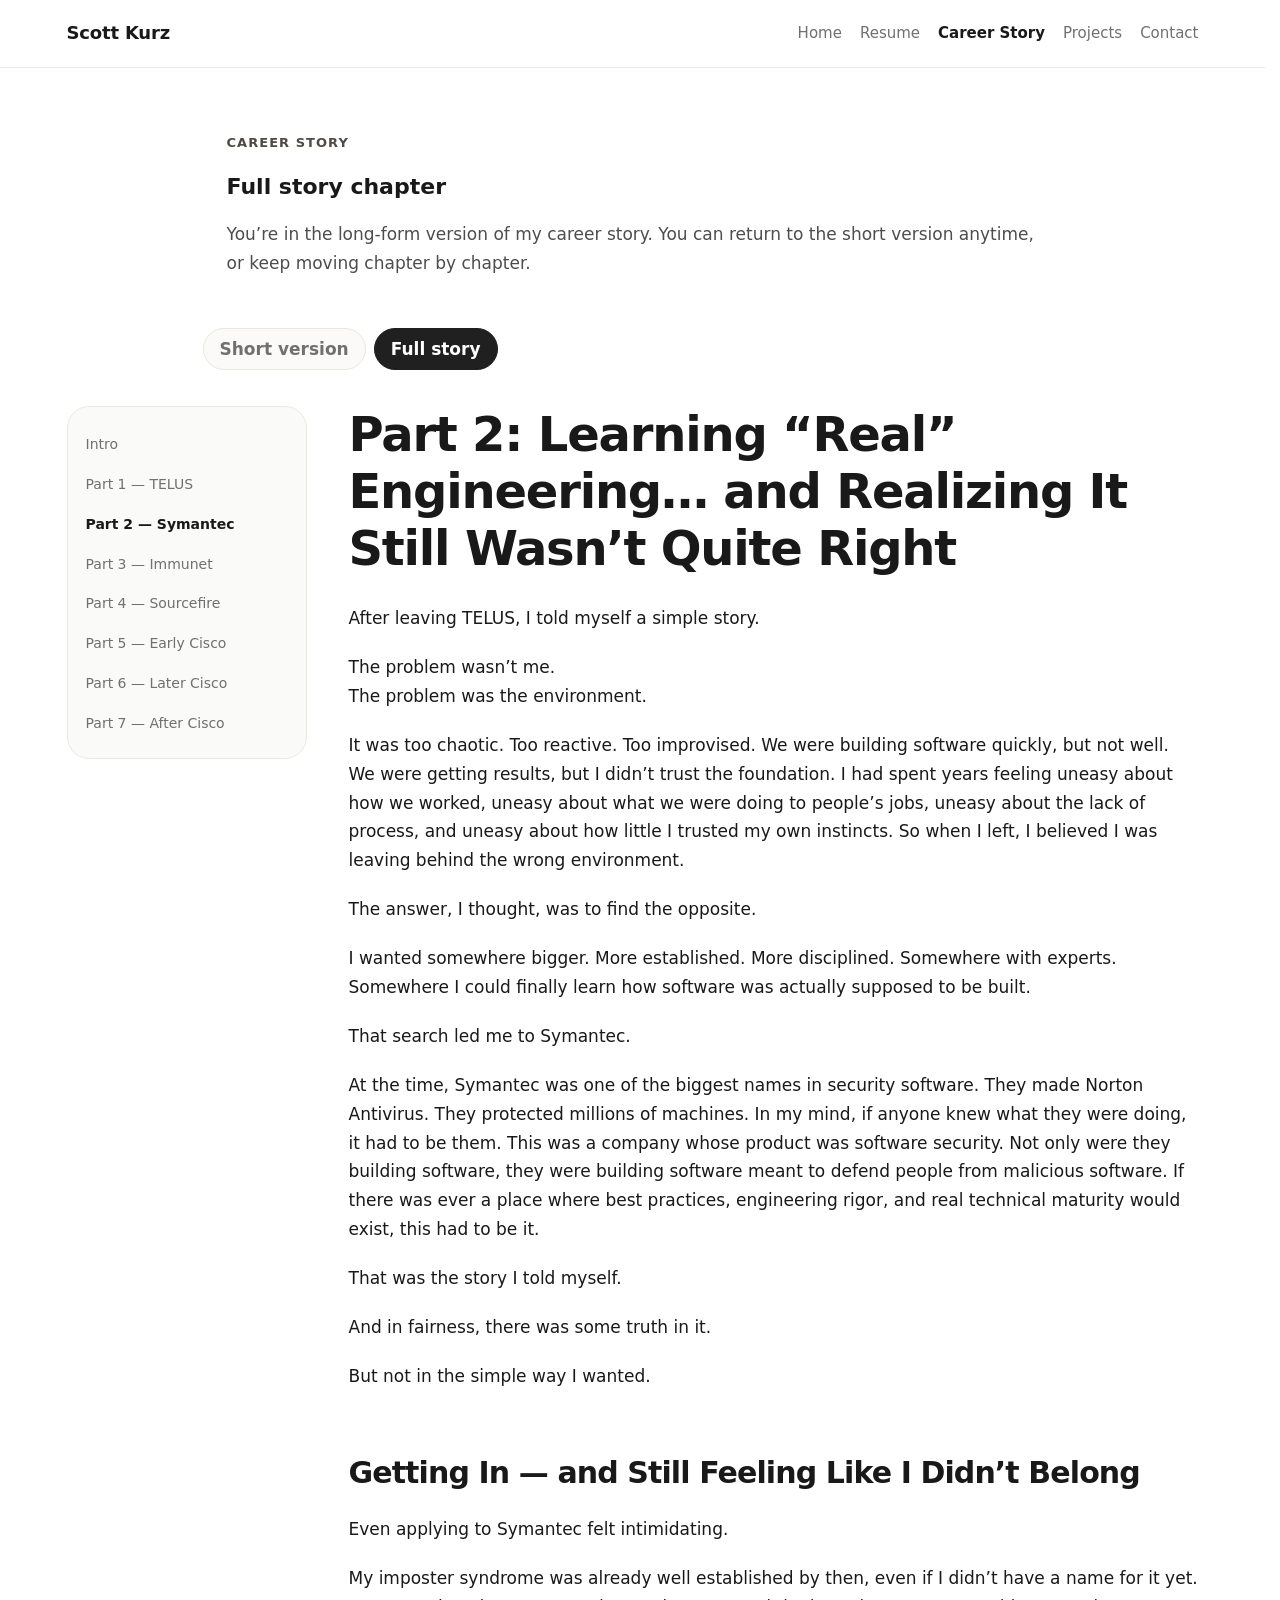
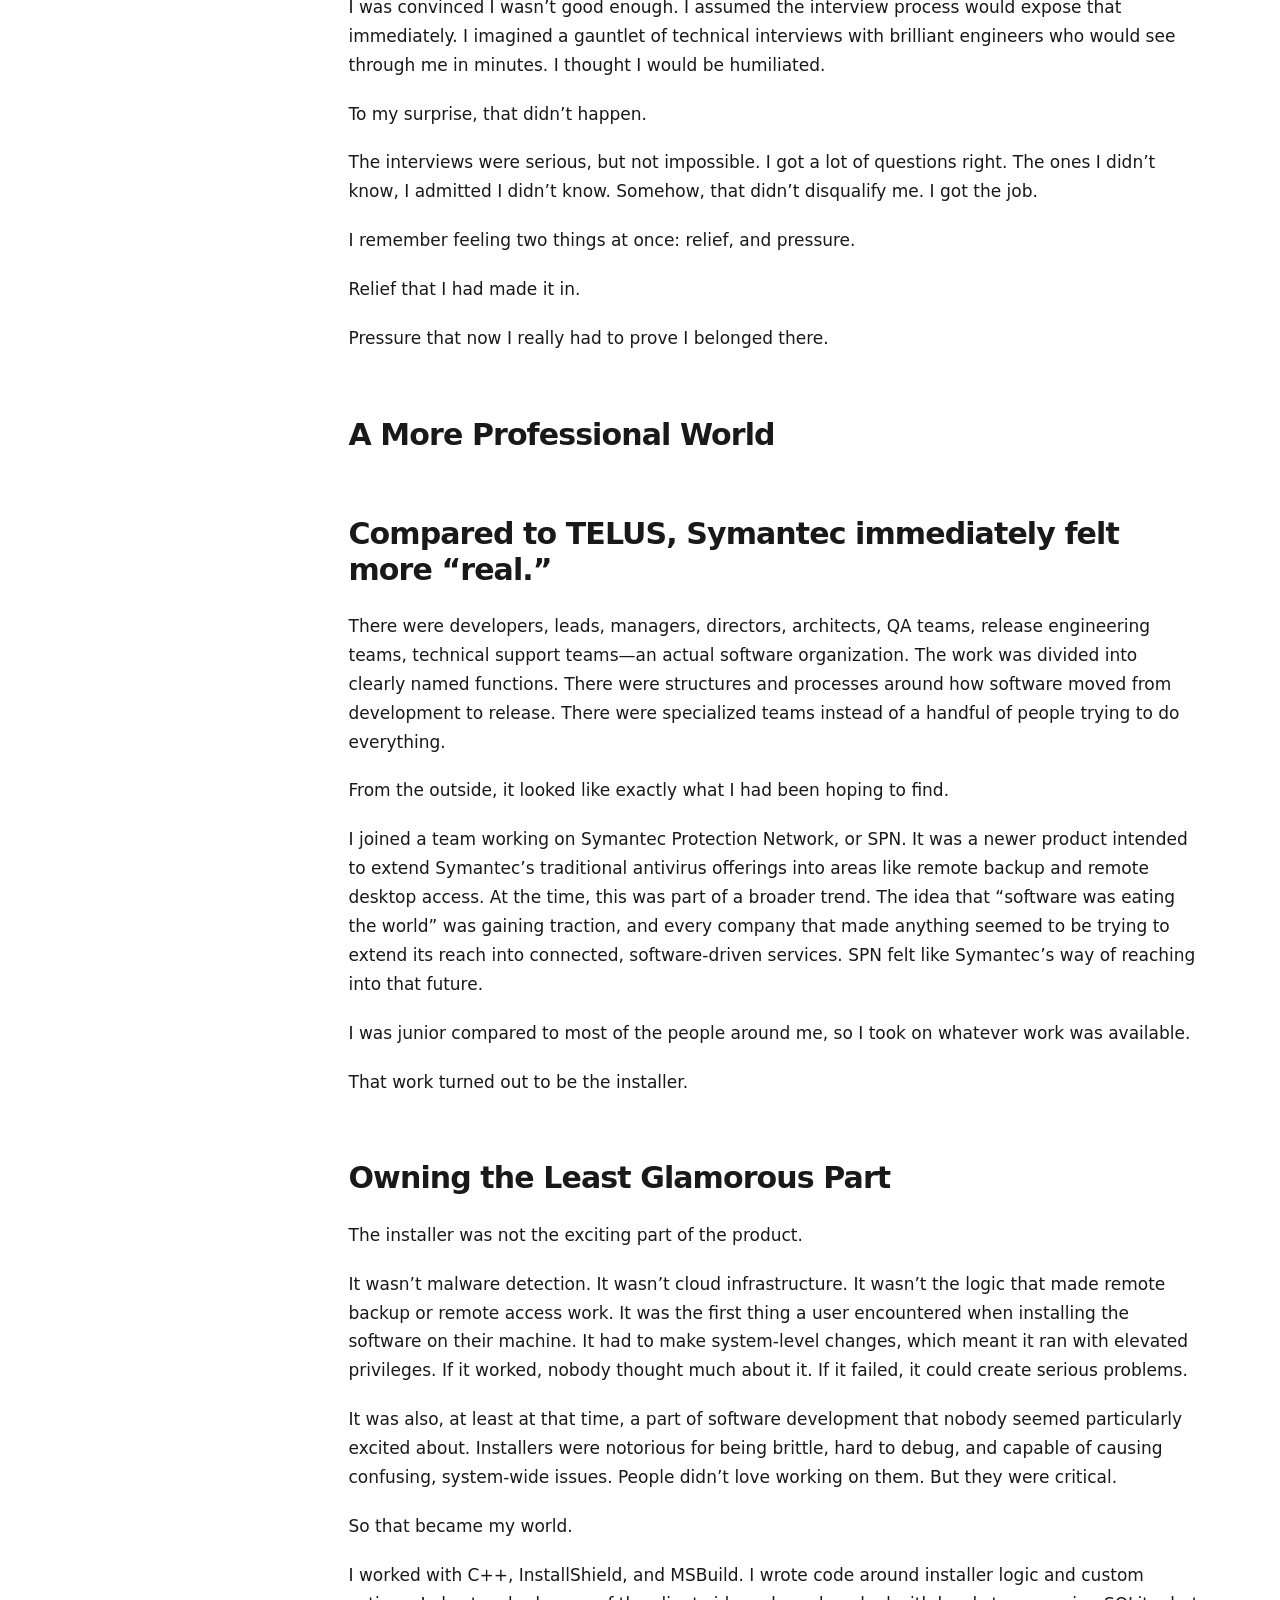
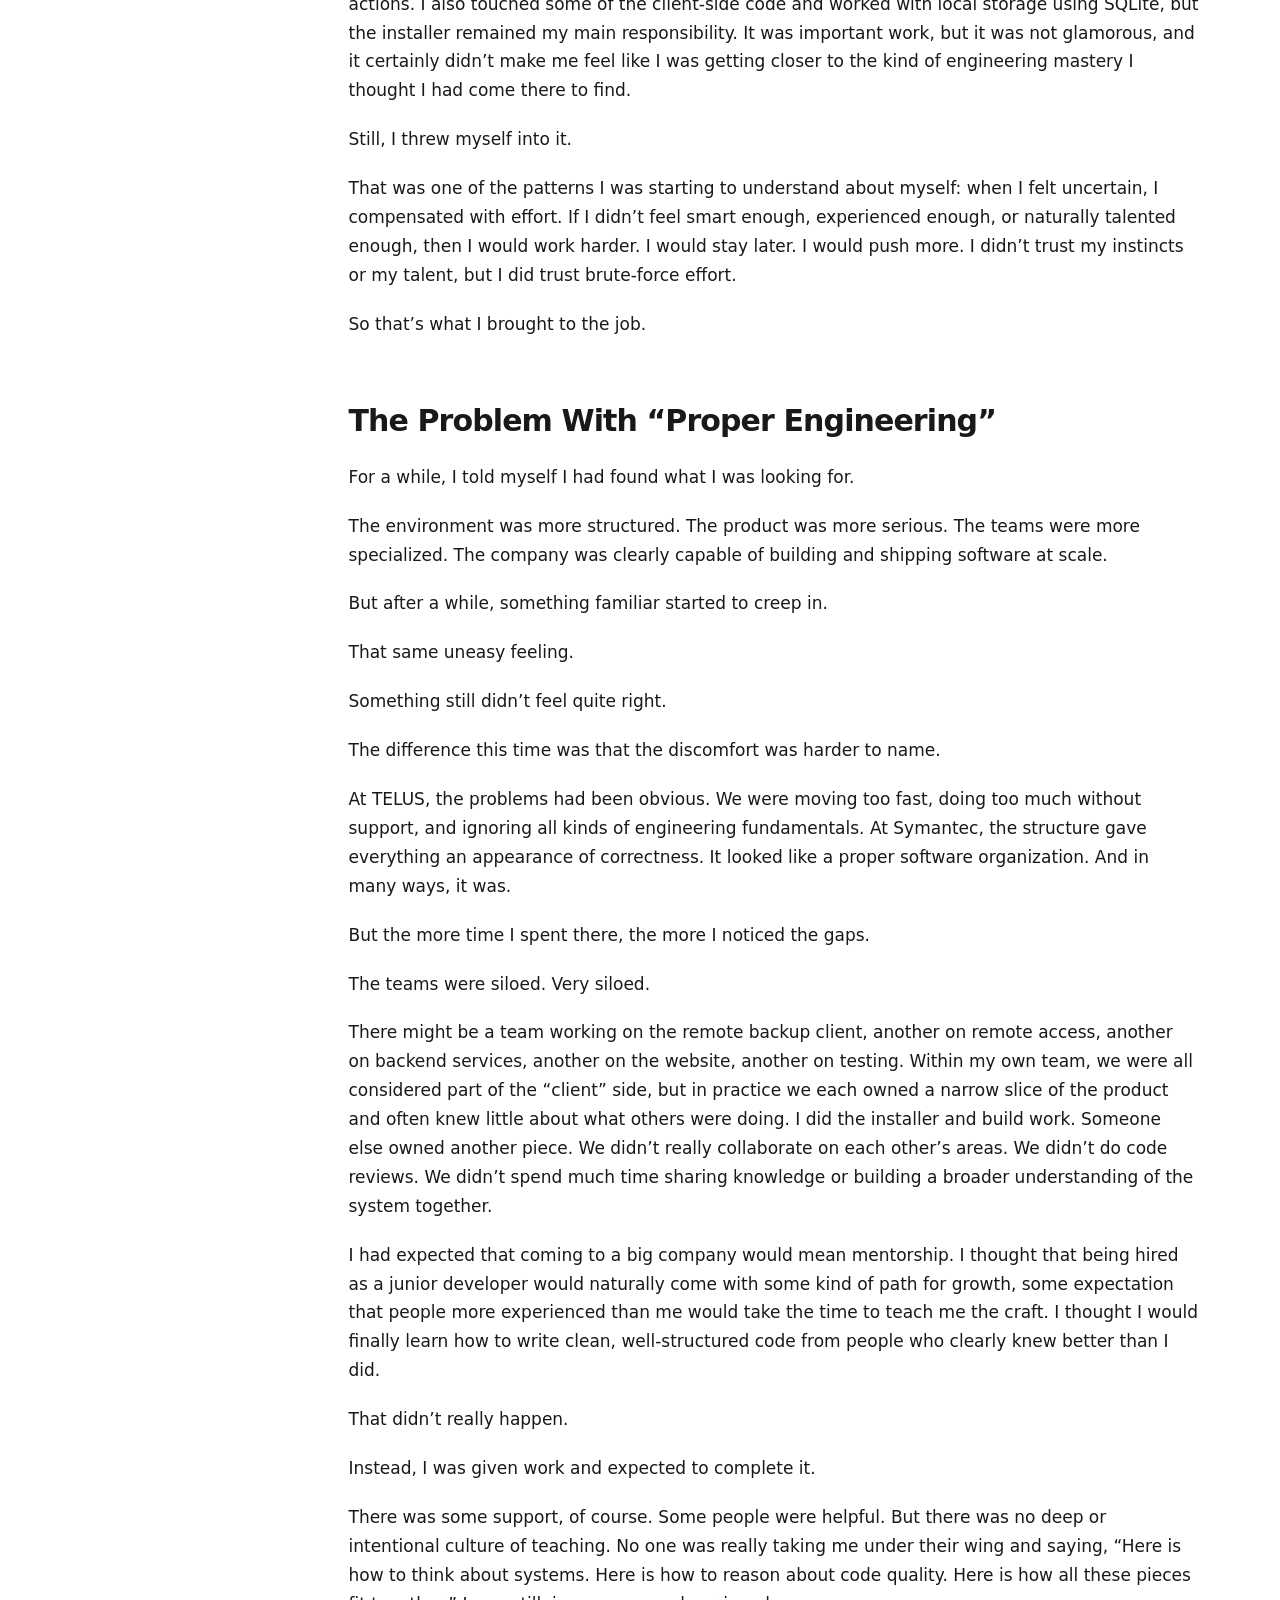
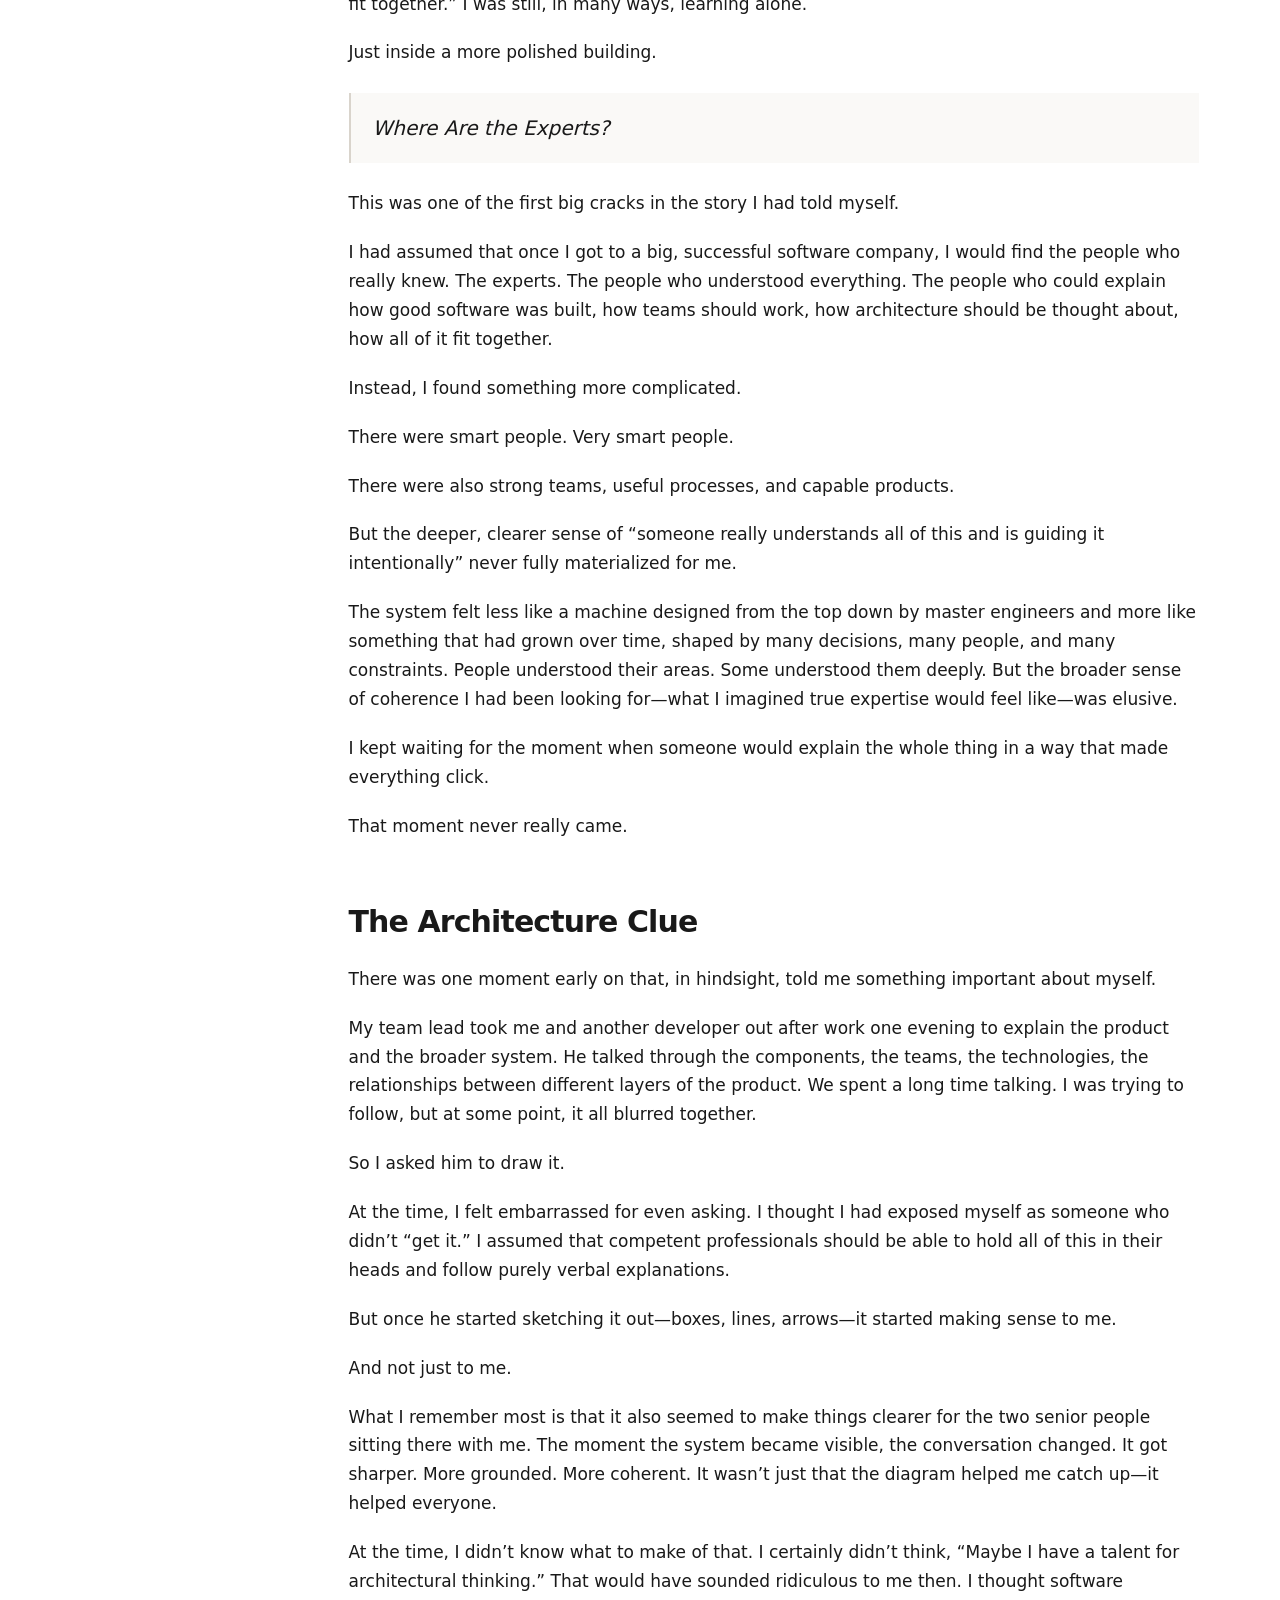
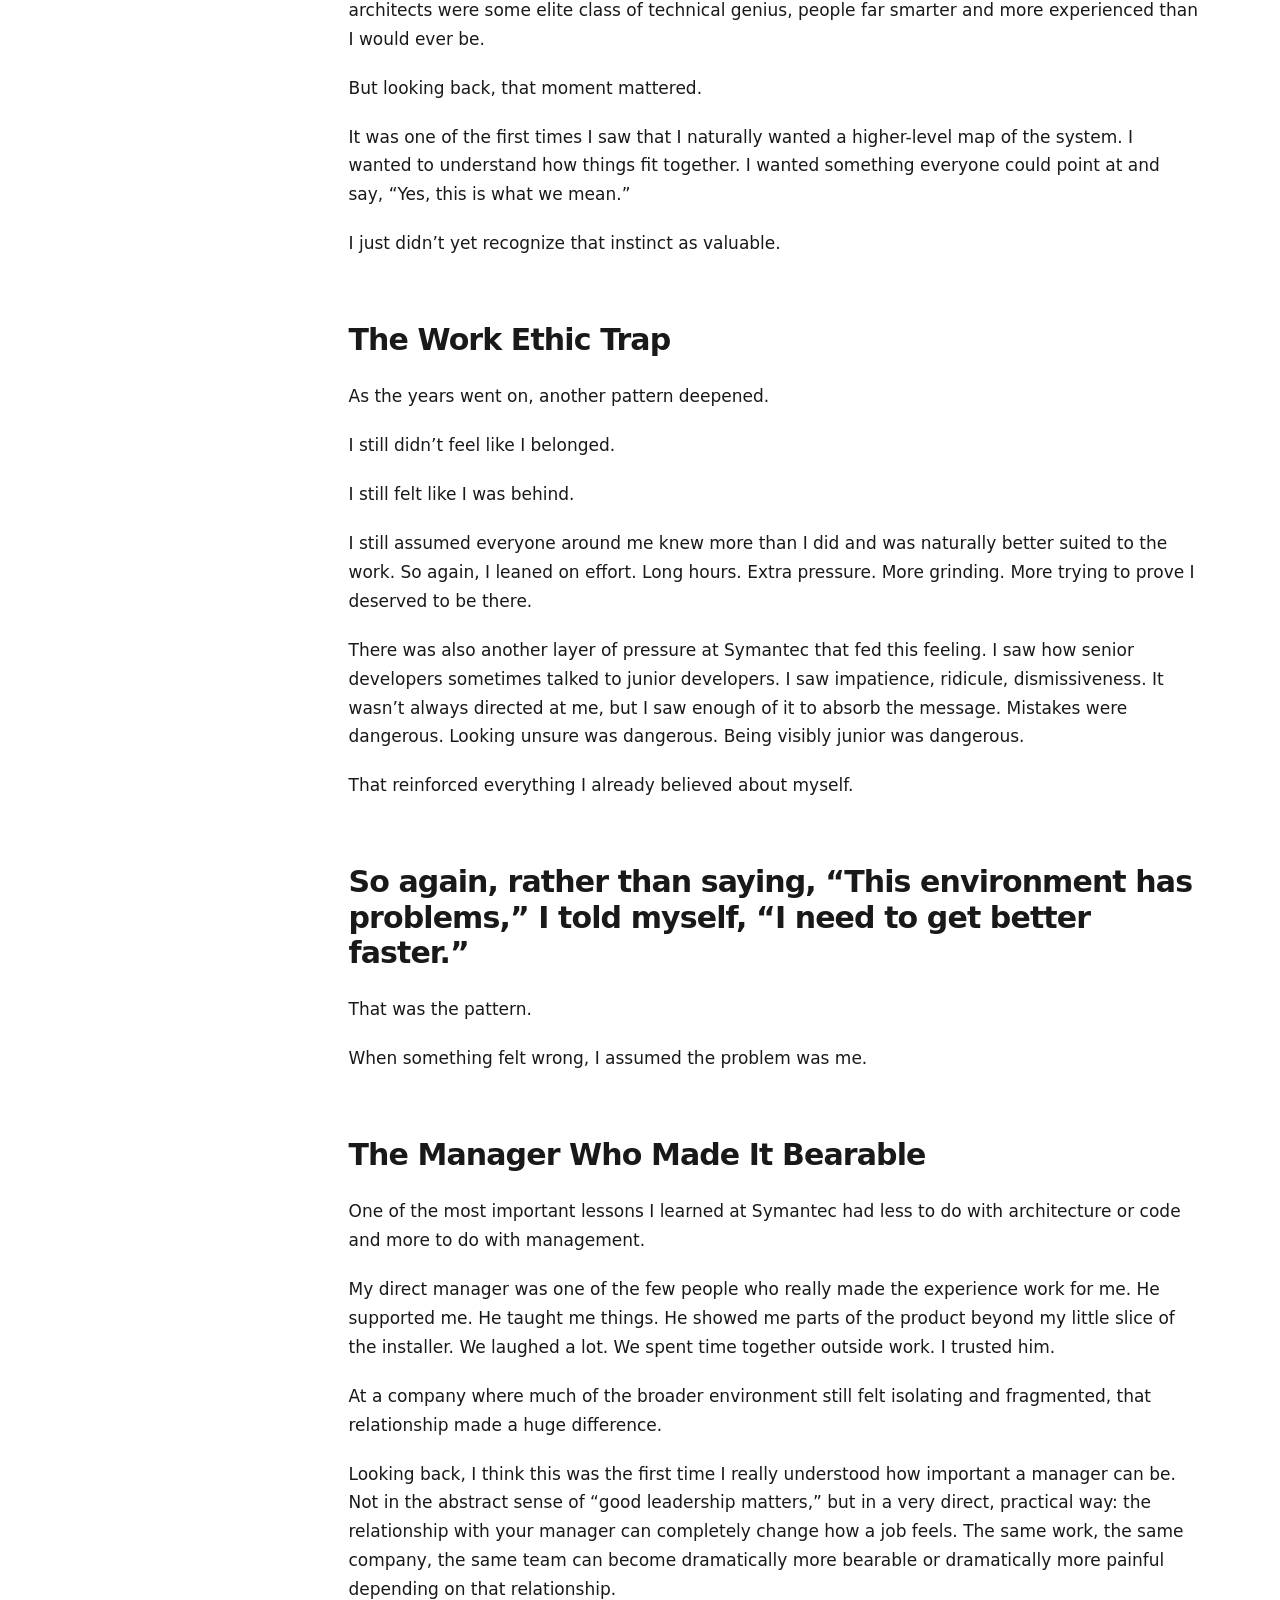
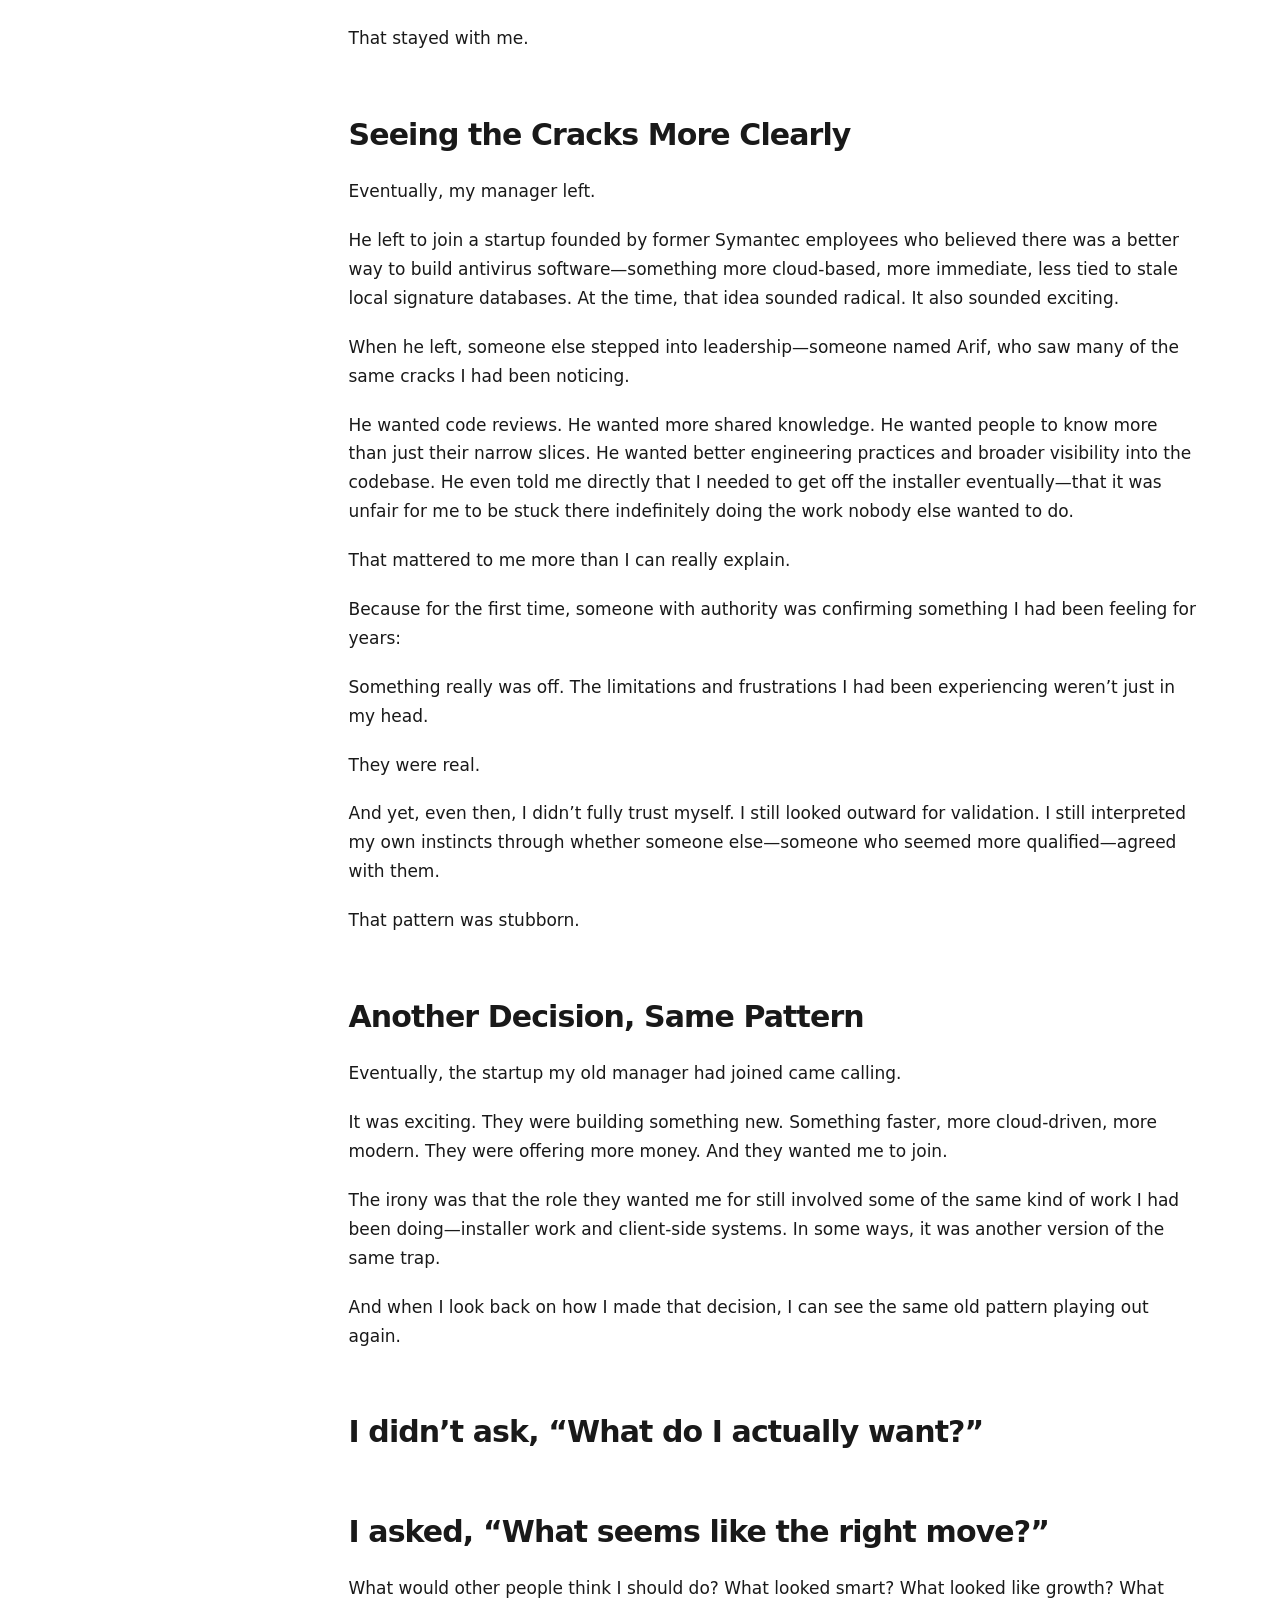
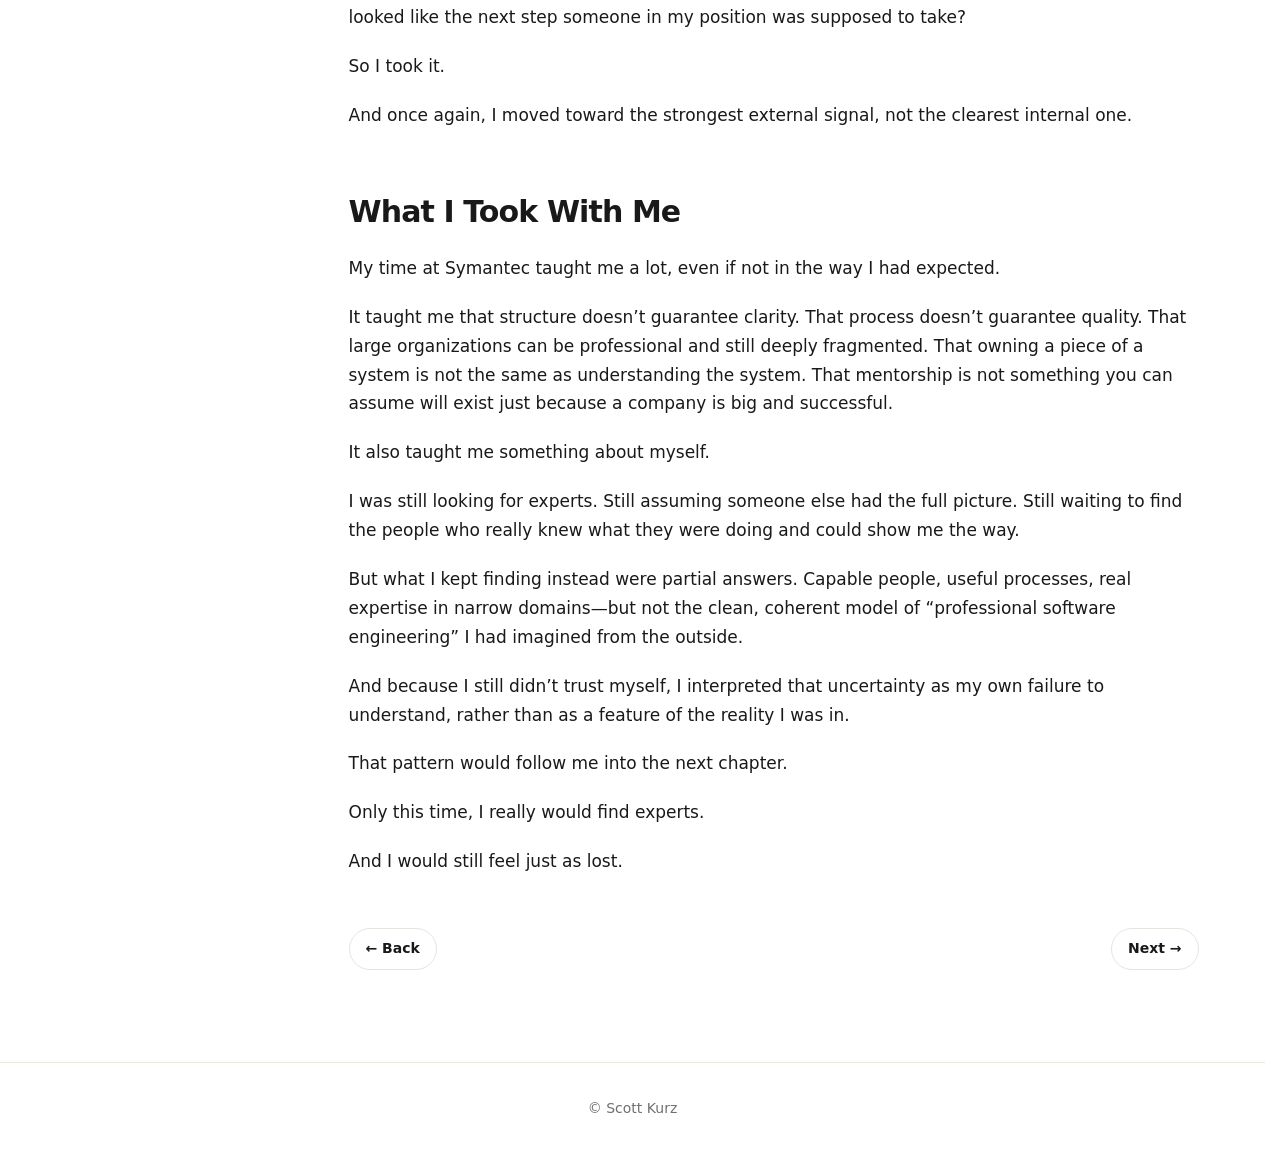
<file: story/part2.html>
<!doctype html>
<html lang="en">
<head>
<meta charset="utf-8">
<meta name="viewport" content="width=device-width, initial-scale=1">
<title>Part 2: Learning “Real” Engineering… and Realizing It Still Wasn’t Quite Right | Scott Kurz</title>
<link rel="stylesheet" href="../styles.css">
</head>
<body>

<header class="site-header">
  <nav class="nav">
    <a class="brand" href="../index.html">Scott Kurz</a>
    <div class="nav-links">
      <a href="../index.html">Home</a>
      <a href="../resume.html">Resume</a>
      <a class="active" href="../career-story.html">Career Story</a>
      <a href="../projects.html">Projects</a>
      <a href="../contact.html">Contact</a>
    </div>
  </nav>
</header>

<main class="article expressive-page story-shell">
  <section class="story-bridge">
    <p class="section-label">Career Story</p>
    <p class="story-bridge-title">Full story chapter</p>
    <p class="story-bridge-copy">You’re in the long-form version of my career story. You can return to the short version anytime, or keep moving chapter by chapter.</p>
  </section>
</main>

<div class="story-tabs-bar">
  <div class="tabs">
    <button type="button" class="tab-button" onclick="location.href='../career-story.html'">Short version</button>
    <button type="button" class="tab-button active" onclick="location.href='../career-story.html?tab=full'">Full story</button>
  </div>
</div>

<div class="story-page-layout with-tabs">
<aside class="story-nav"><a class="story-nav-intro" href="../career-story.html?tab=full">Intro</a>
<a class="" href="part1.html">Part 1 — TELUS</a>
<a class="active" href="part2.html">Part 2 — Symantec</a>
<a class="" href="part3.html">Part 3 — Immunet</a>
<a class="" href="part4.html">Part 4 — Sourcefire</a>
<a class="" href="part5.html">Part 5 — Early Cisco</a>
<a class="" href="part6.html">Part 6 — Later Cisco</a>
<a class="" href="part7.html">Part 7 — After Cisco</a>
</aside>
<main class="story-main article">
<h1>Part 2: Learning “Real” Engineering… and Realizing It Still Wasn’t Quite Right</h1>
<p>After leaving TELUS, I told myself a simple story.</p>
<p>The problem wasn’t me.<br>The problem was the environment.</p>
<p>It was too chaotic. Too reactive. Too improvised. We were building software quickly, but not well. We were getting results, but I didn’t trust the foundation. I had spent years feeling uneasy about how we worked, uneasy about what we were doing to people’s jobs, uneasy about the lack of process, and uneasy about how little I trusted my own instincts. So when I left, I believed I was leaving behind the wrong environment.</p>
<p>The answer, I thought, was to find the opposite.</p>
<p>I wanted somewhere bigger. More established. More disciplined. Somewhere with experts. Somewhere I could finally learn how software was actually supposed to be built.</p>
<p>That search led me to Symantec.</p>
<p>At the time, Symantec was one of the biggest names in security software. They made Norton Antivirus. They protected millions of machines. In my mind, if anyone knew what they were doing, it had to be them. This was a company whose product was software security. Not only were they building software, they were building software meant to defend people from malicious software. If there was ever a place where best practices, engineering rigor, and real technical maturity would exist, this had to be it.</p>
<p>That was the story I told myself.</p>
<p>And in fairness, there was some truth in it.</p>
<p>But not in the simple way I wanted.</p>
<h2>Getting In — and Still Feeling Like I Didn’t Belong</h2>
<p>Even applying to Symantec felt intimidating.</p>
<p>My imposter syndrome was already well established by then, even if I didn’t have a name for it yet. I was convinced I wasn’t good enough. I assumed the interview process would expose that immediately. I imagined a gauntlet of technical interviews with brilliant engineers who would see through me in minutes. I thought I would be humiliated.</p>
<p>To my surprise, that didn’t happen.</p>
<p>The interviews were serious, but not impossible. I got a lot of questions right. The ones I didn’t know, I admitted I didn’t know. Somehow, that didn’t disqualify me. I got the job.</p>
<p>I remember feeling two things at once: relief, and pressure.</p>
<p>Relief that I had made it in.</p>
<p>Pressure that now I really had to prove I belonged there.</p>
<h2>A More Professional World</h2>
<h2>Compared to TELUS, Symantec immediately felt more “real.”</h2>
<p>There were developers, leads, managers, directors, architects, QA teams, release engineering teams, technical support teams—an actual software organization. The work was divided into clearly named functions. There were structures and processes around how software moved from development to release. There were specialized teams instead of a handful of people trying to do everything.</p>
<p>From the outside, it looked like exactly what I had been hoping to find.</p>
<p>I joined a team working on Symantec Protection Network, or SPN. It was a newer product intended to extend Symantec’s traditional antivirus offerings into areas like remote backup and remote desktop access. At the time, this was part of a broader trend. The idea that “software was eating the world” was gaining traction, and every company that made anything seemed to be trying to extend its reach into connected, software-driven services. SPN felt like Symantec’s way of reaching into that future.</p>
<p>I was junior compared to most of the people around me, so I took on whatever work was available.</p>
<p>That work turned out to be the installer.</p>
<h2>Owning the Least Glamorous Part</h2>
<p>The installer was not the exciting part of the product.</p>
<p>It wasn’t malware detection. It wasn’t cloud infrastructure. It wasn’t the logic that made remote backup or remote access work. It was the first thing a user encountered when installing the software on their machine. It had to make system-level changes, which meant it ran with elevated privileges. If it worked, nobody thought much about it. If it failed, it could create serious problems.</p>
<p>It was also, at least at that time, a part of software development that nobody seemed particularly excited about. Installers were notorious for being brittle, hard to debug, and capable of causing confusing, system-wide issues. People didn’t love working on them. But they were critical.</p>
<p>So that became my world.</p>
<p>I worked with C++, InstallShield, and MSBuild. I wrote code around installer logic and custom actions. I also touched some of the client-side code and worked with local storage using SQLite, but the installer remained my main responsibility. It was important work, but it was not glamorous, and it certainly didn’t make me feel like I was getting closer to the kind of engineering mastery I thought I had come there to find.</p>
<p>Still, I threw myself into it.</p>
<p>That was one of the patterns I was starting to understand about myself: when I felt uncertain, I compensated with effort. If I didn’t feel smart enough, experienced enough, or naturally talented enough, then I would work harder. I would stay later. I would push more. I didn’t trust my instincts or my talent, but I did trust brute-force effort.</p>
<p>So that’s what I brought to the job.</p>
<h2>The Problem With “Proper Engineering”</h2>
<p>For a while, I told myself I had found what I was looking for.</p>
<p>The environment was more structured. The product was more serious. The teams were more specialized. The company was clearly capable of building and shipping software at scale.</p>
<p>But after a while, something familiar started to creep in.</p>
<p>That same uneasy feeling.</p>
<p>Something still didn’t feel quite right.</p>
<p>The difference this time was that the discomfort was harder to name.</p>
<p>At TELUS, the problems had been obvious. We were moving too fast, doing too much without support, and ignoring all kinds of engineering fundamentals. At Symantec, the structure gave everything an appearance of correctness. It looked like a proper software organization. And in many ways, it was.</p>
<p>But the more time I spent there, the more I noticed the gaps.</p>
<p>The teams were siloed. Very siloed.</p>
<p>There might be a team working on the remote backup client, another on remote access, another on backend services, another on the website, another on testing. Within my own team, we were all considered part of the “client” side, but in practice we each owned a narrow slice of the product and often knew little about what others were doing. I did the installer and build work. Someone else owned another piece. We didn’t really collaborate on each other’s areas. We didn’t do code reviews. We didn’t spend much time sharing knowledge or building a broader understanding of the system together.</p>
<p>I had expected that coming to a big company would mean mentorship. I thought that being hired as a junior developer would naturally come with some kind of path for growth, some expectation that people more experienced than me would take the time to teach me the craft. I thought I would finally learn how to write clean, well-structured code from people who clearly knew better than I did.</p>
<p>That didn’t really happen.</p>
<p>Instead, I was given work and expected to complete it.</p>
<p>There was some support, of course. Some people were helpful. But there was no deep or intentional culture of teaching. No one was really taking me under their wing and saying, “Here is how to think about systems. Here is how to reason about code quality. Here is how all these pieces fit together.” I was still, in many ways, learning alone.</p>
<p>Just inside a more polished building.</p>
<blockquote>Where Are the Experts?</blockquote>
<p>This was one of the first big cracks in the story I had told myself.</p>
<p>I had assumed that once I got to a big, successful software company, I would find the people who really knew. The experts. The people who understood everything. The people who could explain how good software was built, how teams should work, how architecture should be thought about, how all of it fit together.</p>
<p>Instead, I found something more complicated.</p>
<p>There were smart people. Very smart people.</p>
<p>There were also strong teams, useful processes, and capable products.</p>
<p>But the deeper, clearer sense of “someone really understands all of this and is guiding it intentionally” never fully materialized for me.</p>
<p>The system felt less like a machine designed from the top down by master engineers and more like something that had grown over time, shaped by many decisions, many people, and many constraints. People understood their areas. Some understood them deeply. But the broader sense of coherence I had been looking for—what I imagined true expertise would feel like—was elusive.</p>
<p>I kept waiting for the moment when someone would explain the whole thing in a way that made everything click.</p>
<p>That moment never really came.</p>
<h2>The Architecture Clue</h2>
<p>There was one moment early on that, in hindsight, told me something important about myself.</p>
<p>My team lead took me and another developer out after work one evening to explain the product and the broader system. He talked through the components, the teams, the technologies, the relationships between different layers of the product. We spent a long time talking. I was trying to follow, but at some point, it all blurred together.</p>
<p>So I asked him to draw it.</p>
<p>At the time, I felt embarrassed for even asking. I thought I had exposed myself as someone who didn’t “get it.” I assumed that competent professionals should be able to hold all of this in their heads and follow purely verbal explanations.</p>
<p>But once he started sketching it out—boxes, lines, arrows—it started making sense to me.</p>
<p>And not just to me.</p>
<p>What I remember most is that it also seemed to make things clearer for the two senior people sitting there with me. The moment the system became visible, the conversation changed. It got sharper. More grounded. More coherent. It wasn’t just that the diagram helped me catch up—it helped everyone.</p>
<p>At the time, I didn’t know what to make of that. I certainly didn’t think, “Maybe I have a talent for architectural thinking.” That would have sounded ridiculous to me then. I thought software architects were some elite class of technical genius, people far smarter and more experienced than I would ever be.</p>
<p>But looking back, that moment mattered.</p>
<p>It was one of the first times I saw that I naturally wanted a higher-level map of the system. I wanted to understand how things fit together. I wanted something everyone could point at and say, “Yes, this is what we mean.”</p>
<p>I just didn’t yet recognize that instinct as valuable.</p>
<h2>The Work Ethic Trap</h2>
<p>As the years went on, another pattern deepened.</p>
<p>I still didn’t feel like I belonged.</p>
<p>I still felt like I was behind.</p>
<p>I still assumed everyone around me knew more than I did and was naturally better suited to the work. So again, I leaned on effort. Long hours. Extra pressure. More grinding. More trying to prove I deserved to be there.</p>
<p>There was also another layer of pressure at Symantec that fed this feeling. I saw how senior developers sometimes talked to junior developers. I saw impatience, ridicule, dismissiveness. It wasn’t always directed at me, but I saw enough of it to absorb the message. Mistakes were dangerous. Looking unsure was dangerous. Being visibly junior was dangerous.</p>
<p>That reinforced everything I already believed about myself.</p>
<h2>So again, rather than saying, “This environment has problems,” I told myself, “I need to get better faster.”</h2>
<p>That was the pattern.</p>
<p>When something felt wrong, I assumed the problem was me.</p>
<h2>The Manager Who Made It Bearable</h2>
<p>One of the most important lessons I learned at Symantec had less to do with architecture or code and more to do with management.</p>
<p>My direct manager was one of the few people who really made the experience work for me. He supported me. He taught me things. He showed me parts of the product beyond my little slice of the installer. We laughed a lot. We spent time together outside work. I trusted him.</p>
<p>At a company where much of the broader environment still felt isolating and fragmented, that relationship made a huge difference.</p>
<p>Looking back, I think this was the first time I really understood how important a manager can be. Not in the abstract sense of “good leadership matters,” but in a very direct, practical way: the relationship with your manager can completely change how a job feels. The same work, the same company, the same team can become dramatically more bearable or dramatically more painful depending on that relationship.</p>
<p>That stayed with me.</p>
<h2>Seeing the Cracks More Clearly</h2>
<p>Eventually, my manager left.</p>
<p>He left to join a startup founded by former Symantec employees who believed there was a better way to build antivirus software—something more cloud-based, more immediate, less tied to stale local signature databases. At the time, that idea sounded radical. It also sounded exciting.</p>
<p>When he left, someone else stepped into leadership—someone named Arif, who saw many of the same cracks I had been noticing.</p>
<p>He wanted code reviews. He wanted more shared knowledge. He wanted people to know more than just their narrow slices. He wanted better engineering practices and broader visibility into the codebase. He even told me directly that I needed to get off the installer eventually—that it was unfair for me to be stuck there indefinitely doing the work nobody else wanted to do.</p>
<p>That mattered to me more than I can really explain.</p>
<p>Because for the first time, someone with authority was confirming something I had been feeling for years:</p>
<p>Something really was off. The limitations and frustrations I had been experiencing weren’t just in my head.</p>
<p>They were real.</p>
<p>And yet, even then, I didn’t fully trust myself. I still looked outward for validation. I still interpreted my own instincts through whether someone else—someone who seemed more qualified—agreed with them.</p>
<p>That pattern was stubborn.</p>
<h2>Another Decision, Same Pattern</h2>
<p>Eventually, the startup my old manager had joined came calling.</p>
<p>It was exciting. They were building something new. Something faster, more cloud-driven, more modern. They were offering more money. And they wanted me to join.</p>
<p>The irony was that the role they wanted me for still involved some of the same kind of work I had been doing—installer work and client-side systems. In some ways, it was another version of the same trap.</p>
<p>And when I look back on how I made that decision, I can see the same old pattern playing out again.</p>
<h2>I didn’t ask, “What do I actually want?”</h2>
<h2>I asked, “What seems like the right move?”</h2>
<p>What would other people think I should do? What looked smart? What looked like growth? What looked like the next step someone in my position was supposed to take?</p>
<p>So I took it.</p>
<p>And once again, I moved toward the strongest external signal, not the clearest internal one.</p>
<h2>What I Took With Me</h2>
<p>My time at Symantec taught me a lot, even if not in the way I had expected.</p>
<p>It taught me that structure doesn’t guarantee clarity. That process doesn’t guarantee quality. That large organizations can be professional and still deeply fragmented. That owning a piece of a system is not the same as understanding the system. That mentorship is not something you can assume will exist just because a company is big and successful.</p>
<p>It also taught me something about myself.</p>
<p>I was still looking for experts. Still assuming someone else had the full picture. Still waiting to find the people who really knew what they were doing and could show me the way.</p>
<p>But what I kept finding instead were partial answers. Capable people, useful processes, real expertise in narrow domains—but not the clean, coherent model of “professional software engineering” I had imagined from the outside.</p>
<p>And because I still didn’t trust myself, I interpreted that uncertainty as my own failure to understand, rather than as a feature of the reality I was in.</p>
<p>That pattern would follow me into the next chapter.</p>
<p>Only this time, I really would find experts.</p>
<p>And I would still feel just as lost.</p>

<nav class="story-pagination" aria-label="Story navigation">
  <a class="button-link" href="part1.html">&larr; Back</a>
  <a class="button-link" href="part3.html">Next &rarr;</a>
</nav>
</main>
</div>
<script>
const storyNavQuery = window.matchMedia('(max-width: 850px)');

function setStoryNavCollapsed(nav, toggle, collapsed) {
  nav.classList.toggle('is-collapsed', collapsed);
  toggle.setAttribute('aria-expanded', String(!collapsed));
  toggle.setAttribute('aria-label', collapsed ? 'Expand series navigation' : 'Collapse series navigation');
}

document.querySelectorAll('.story-nav').forEach(nav => {
  const toggle = document.createElement('button');
  toggle.type = 'button';
  toggle.className = 'story-nav-toggle';
  toggle.innerHTML = '<span class="story-nav-toggle-label">Chapters</span><span class="story-nav-toggle-icon" aria-hidden="true"><span></span><span></span><span></span></span>';

  const inner = document.createElement('div');
  inner.className = 'story-nav-inner';
  while (nav.firstChild) {
    inner.appendChild(nav.firstChild);
  }

  nav.appendChild(toggle);
  nav.appendChild(inner);

  setStoryNavCollapsed(nav, toggle, storyNavQuery.matches);

  toggle.addEventListener('click', () => {
    setStoryNavCollapsed(nav, toggle, !toggle.getAttribute('aria-expanded') || toggle.getAttribute('aria-expanded') === 'true');
  });

  const handleChange = event => {
    setStoryNavCollapsed(nav, toggle, event.matches);
  };

  if (typeof storyNavQuery.addEventListener === 'function') {
    storyNavQuery.addEventListener('change', handleChange);
  } else {
    storyNavQuery.addListener(handleChange);
  }
});
</script>
<footer class="footer">© Scott Kurz</footer>
</body>
</html>
</file>
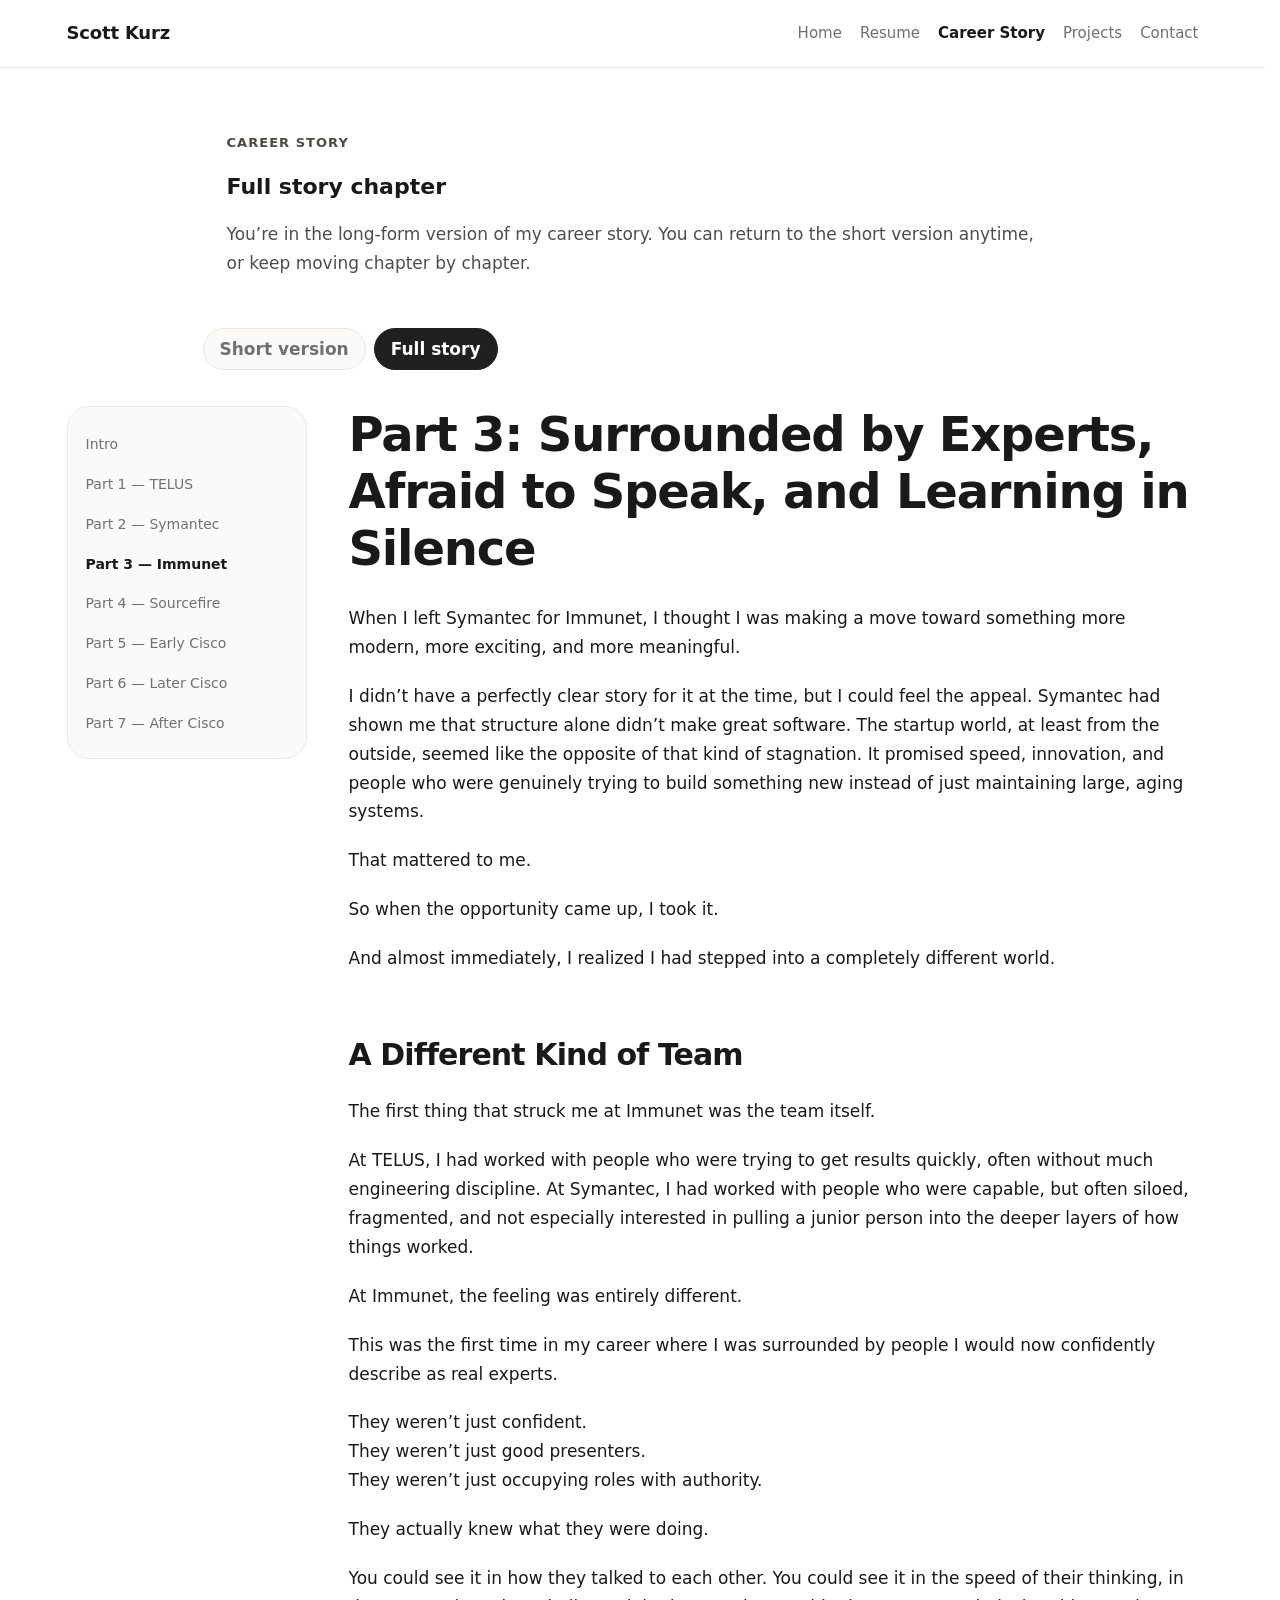
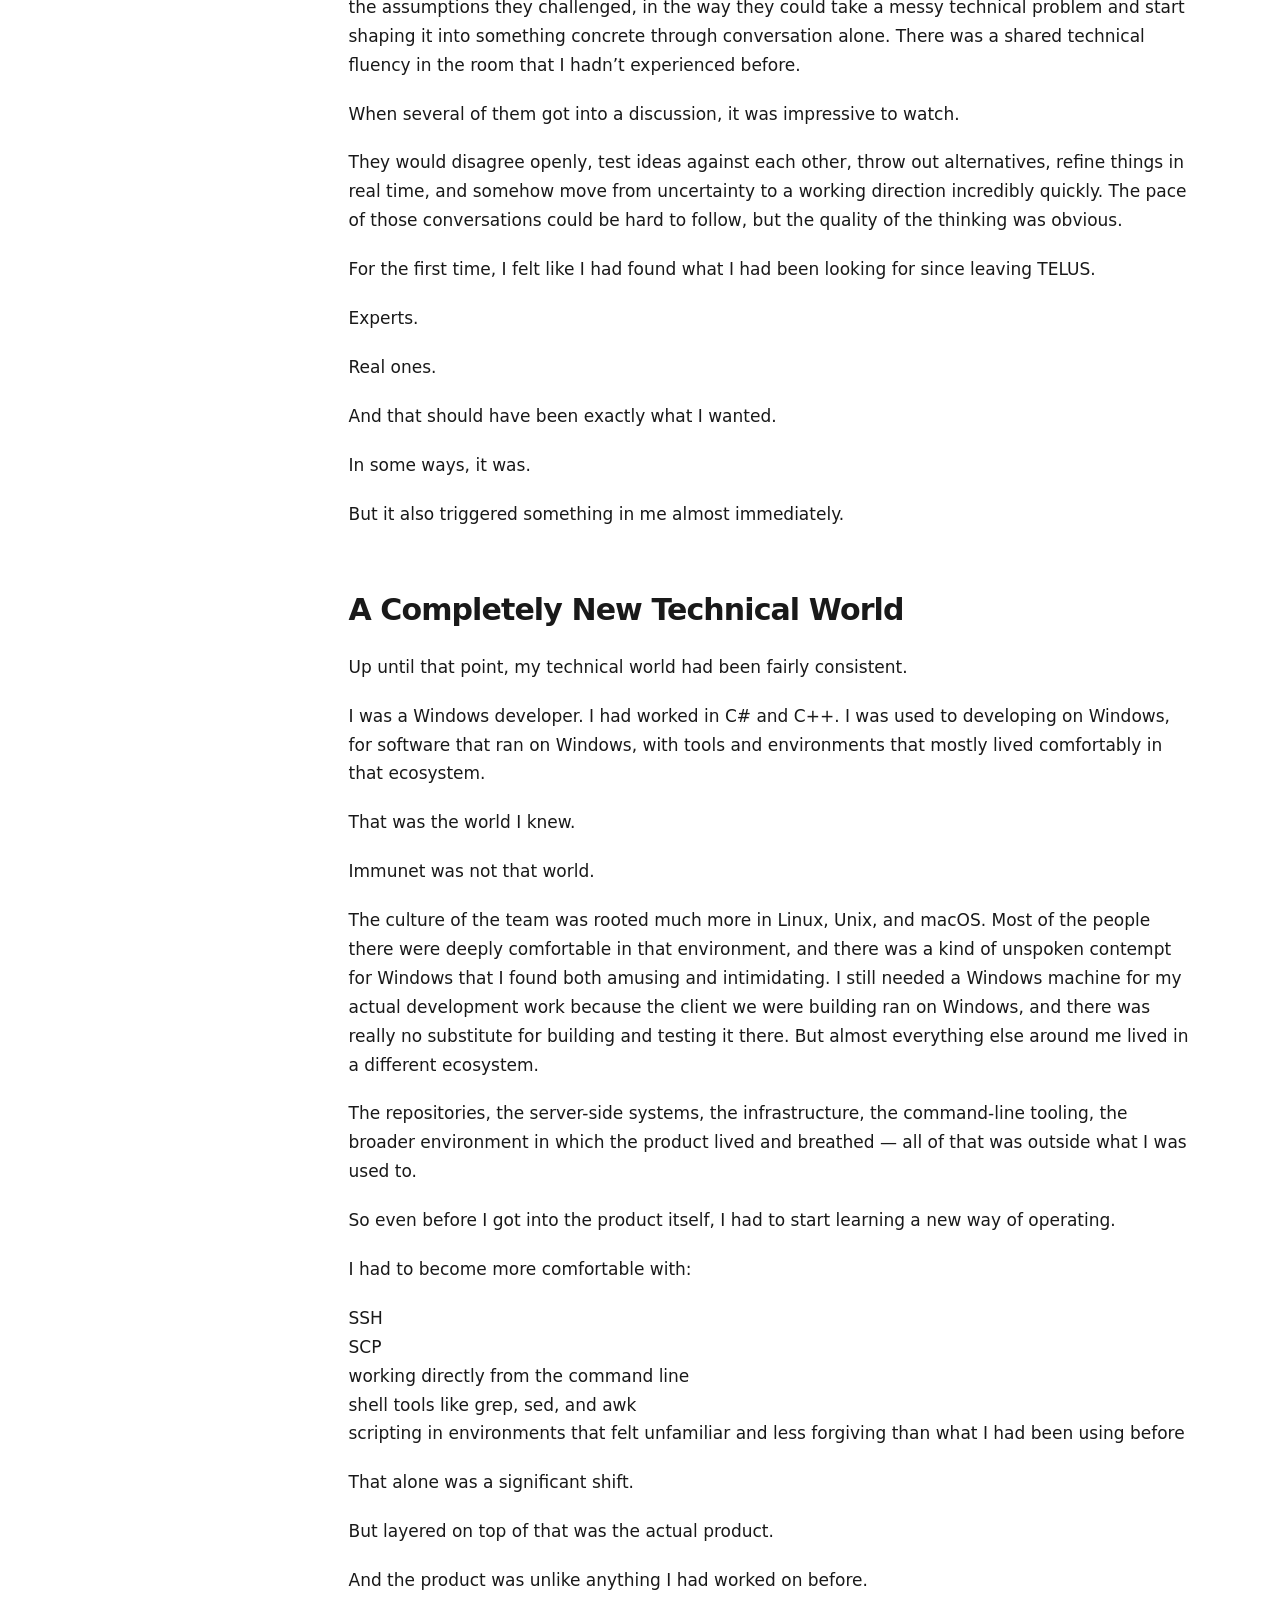
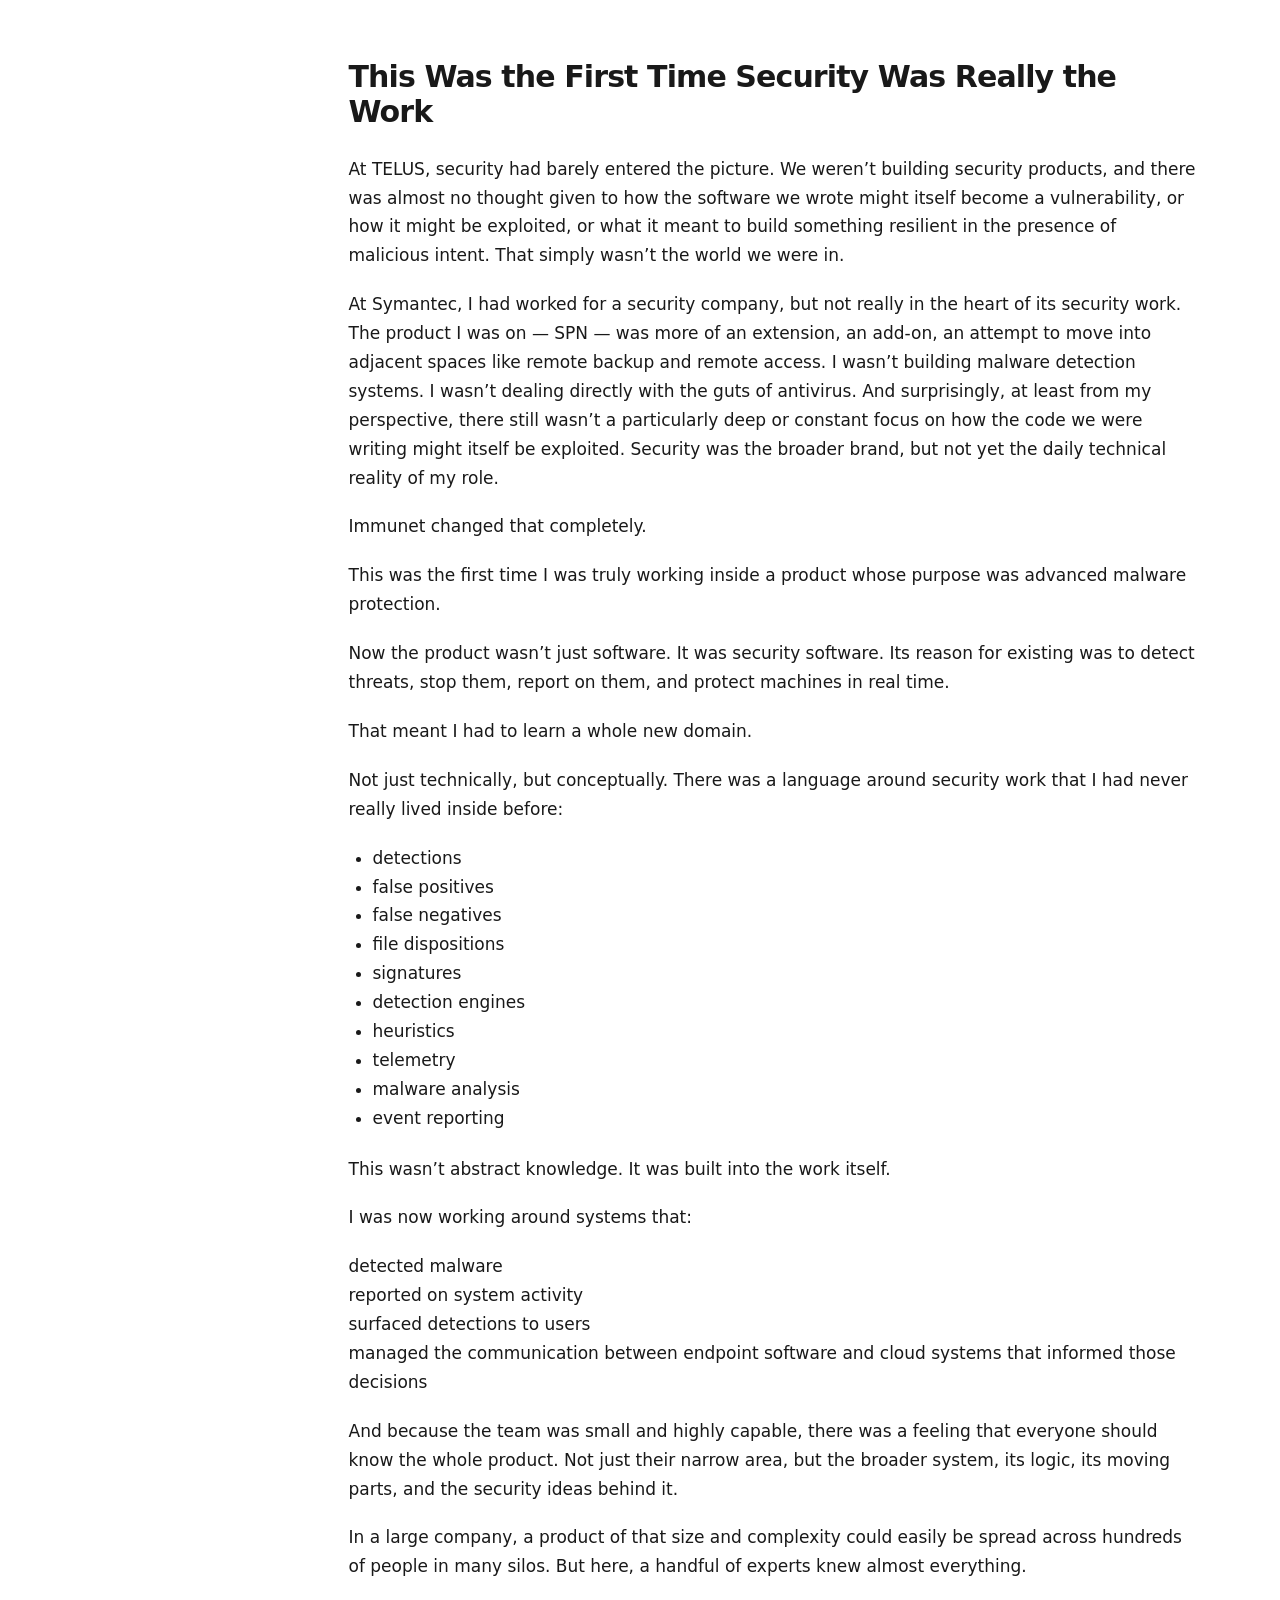
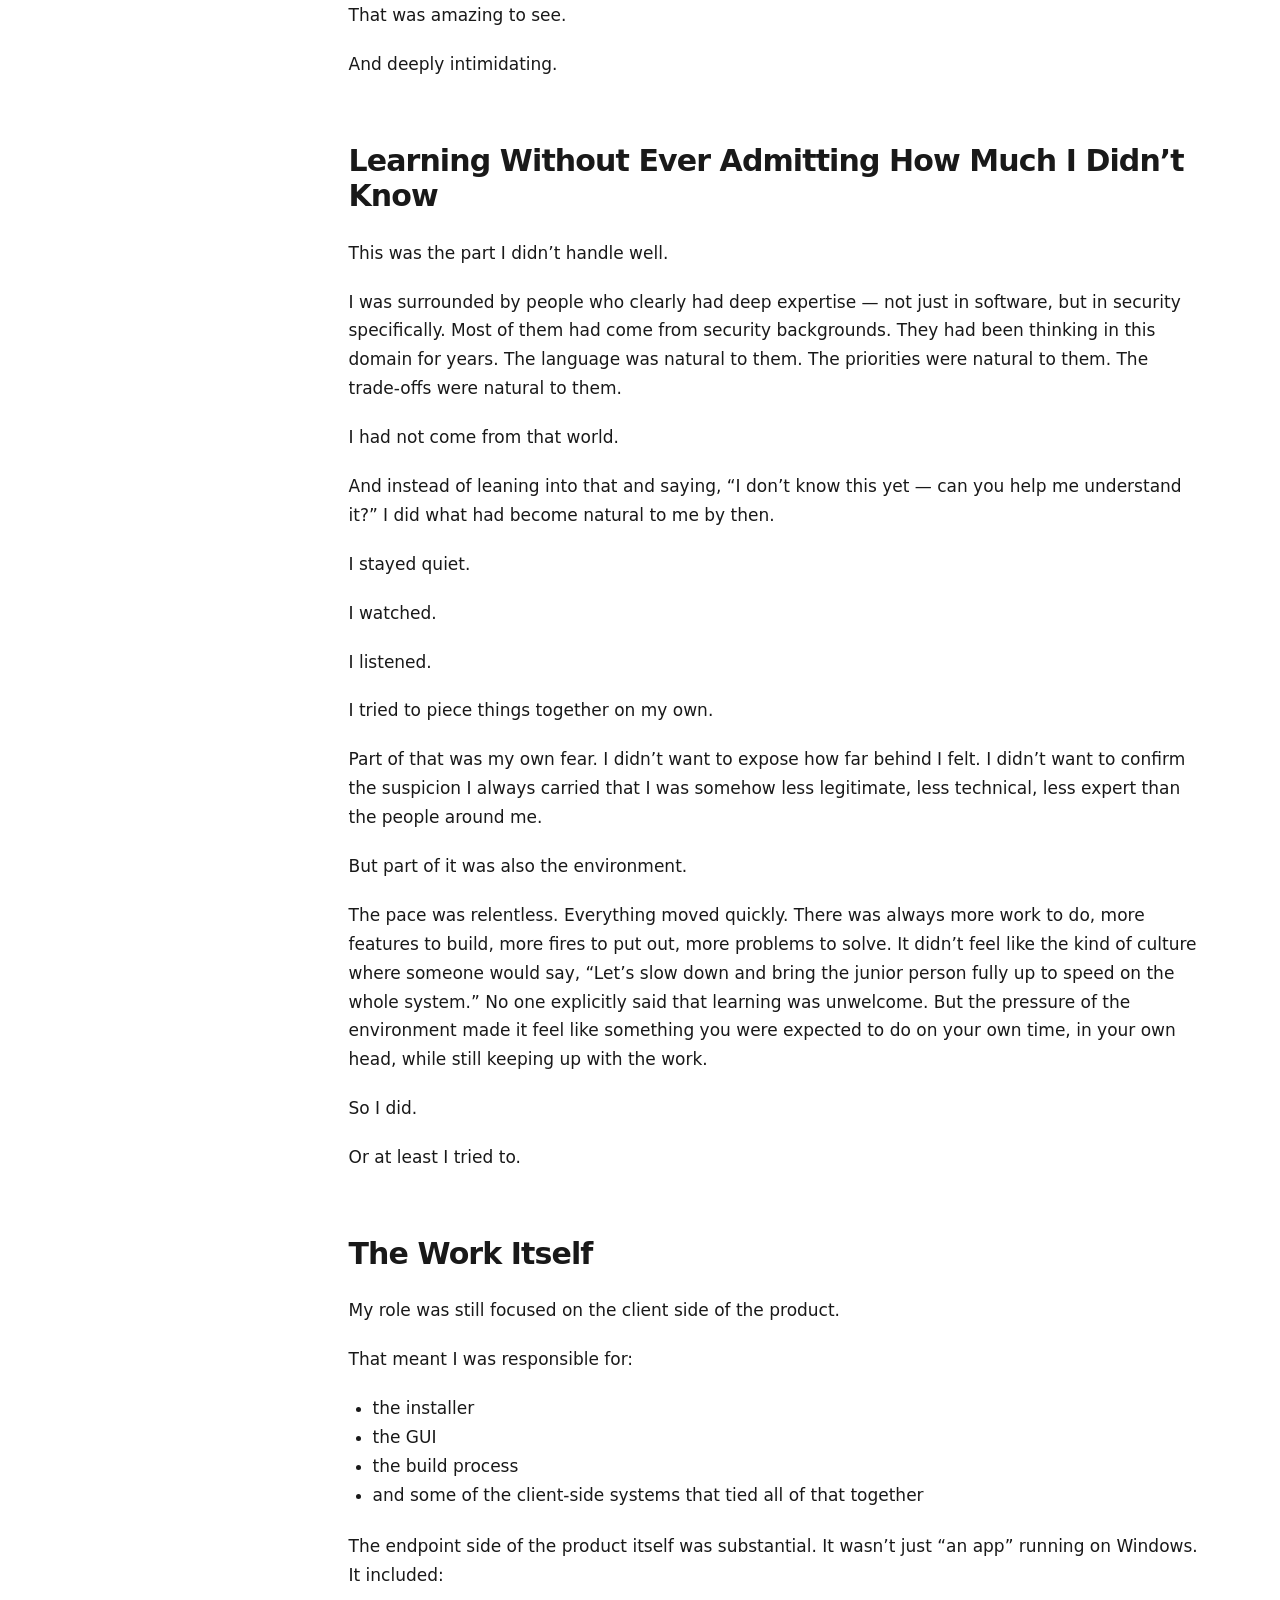
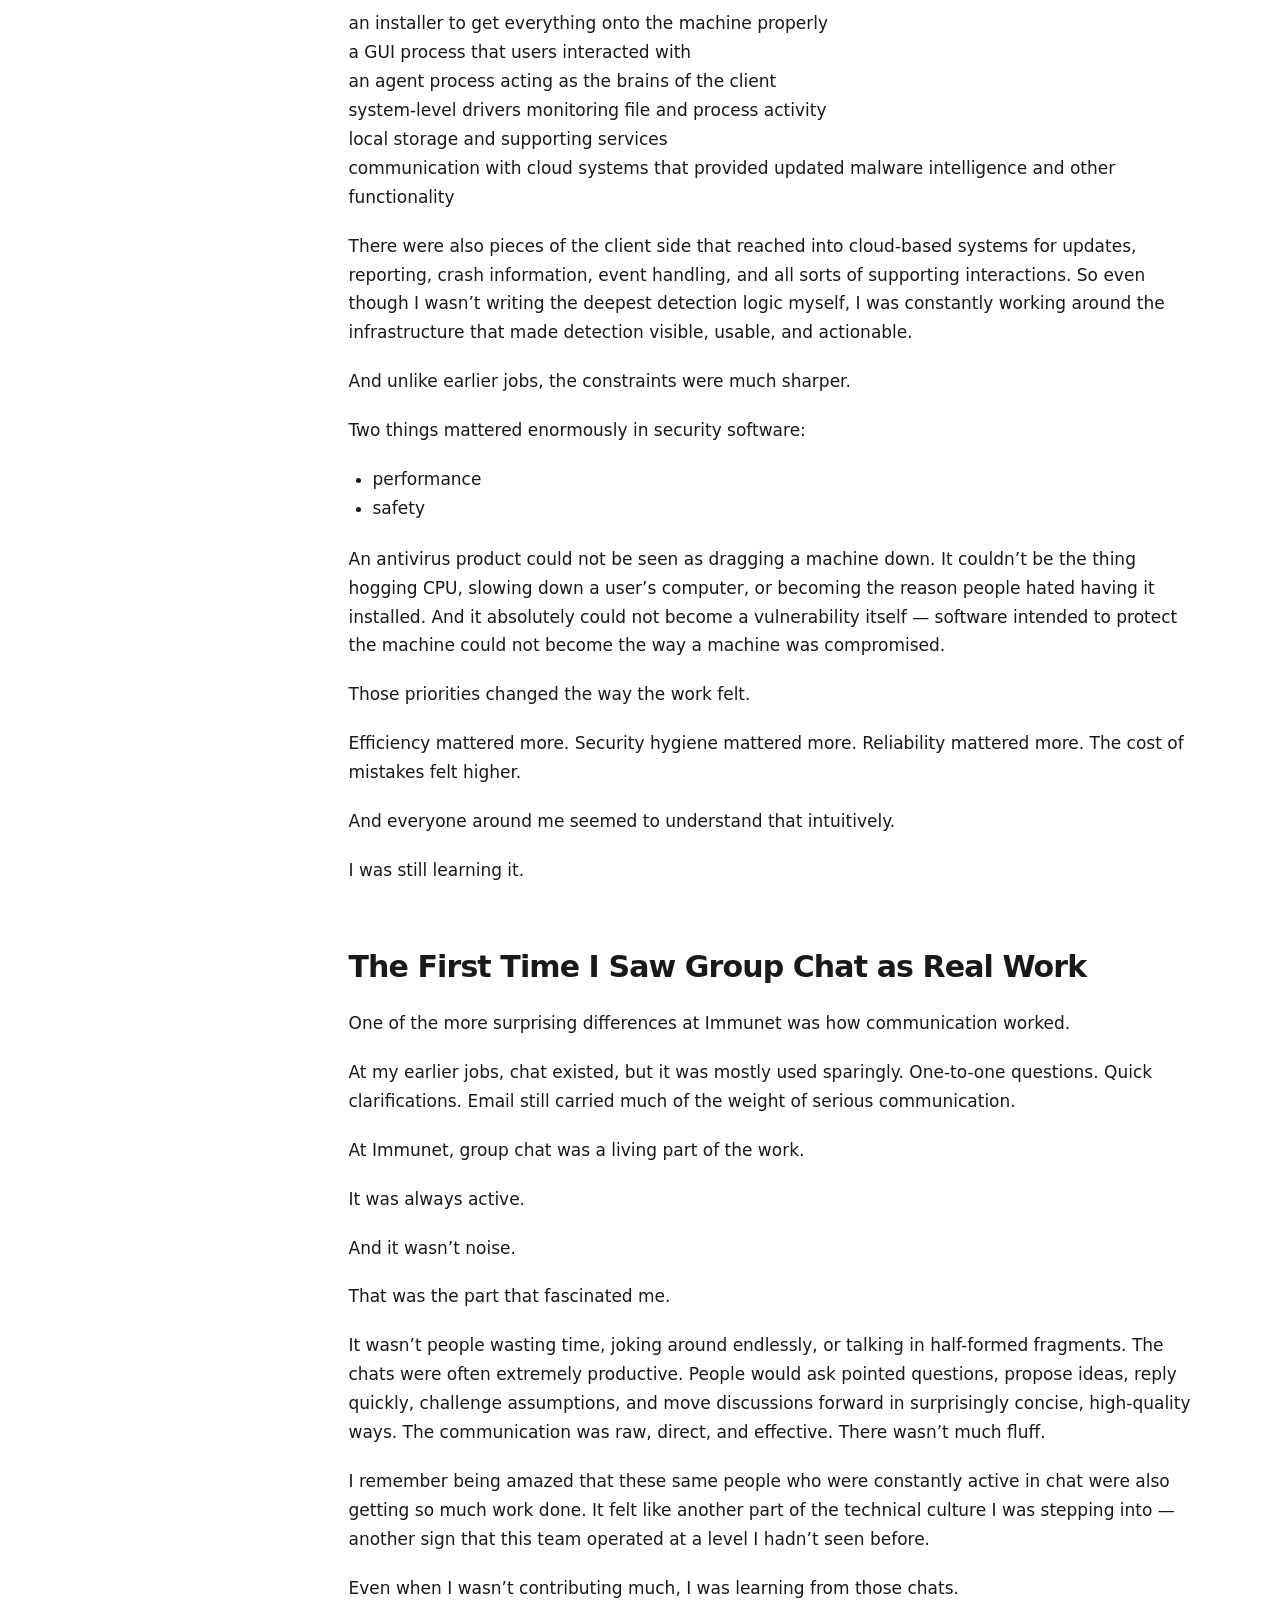
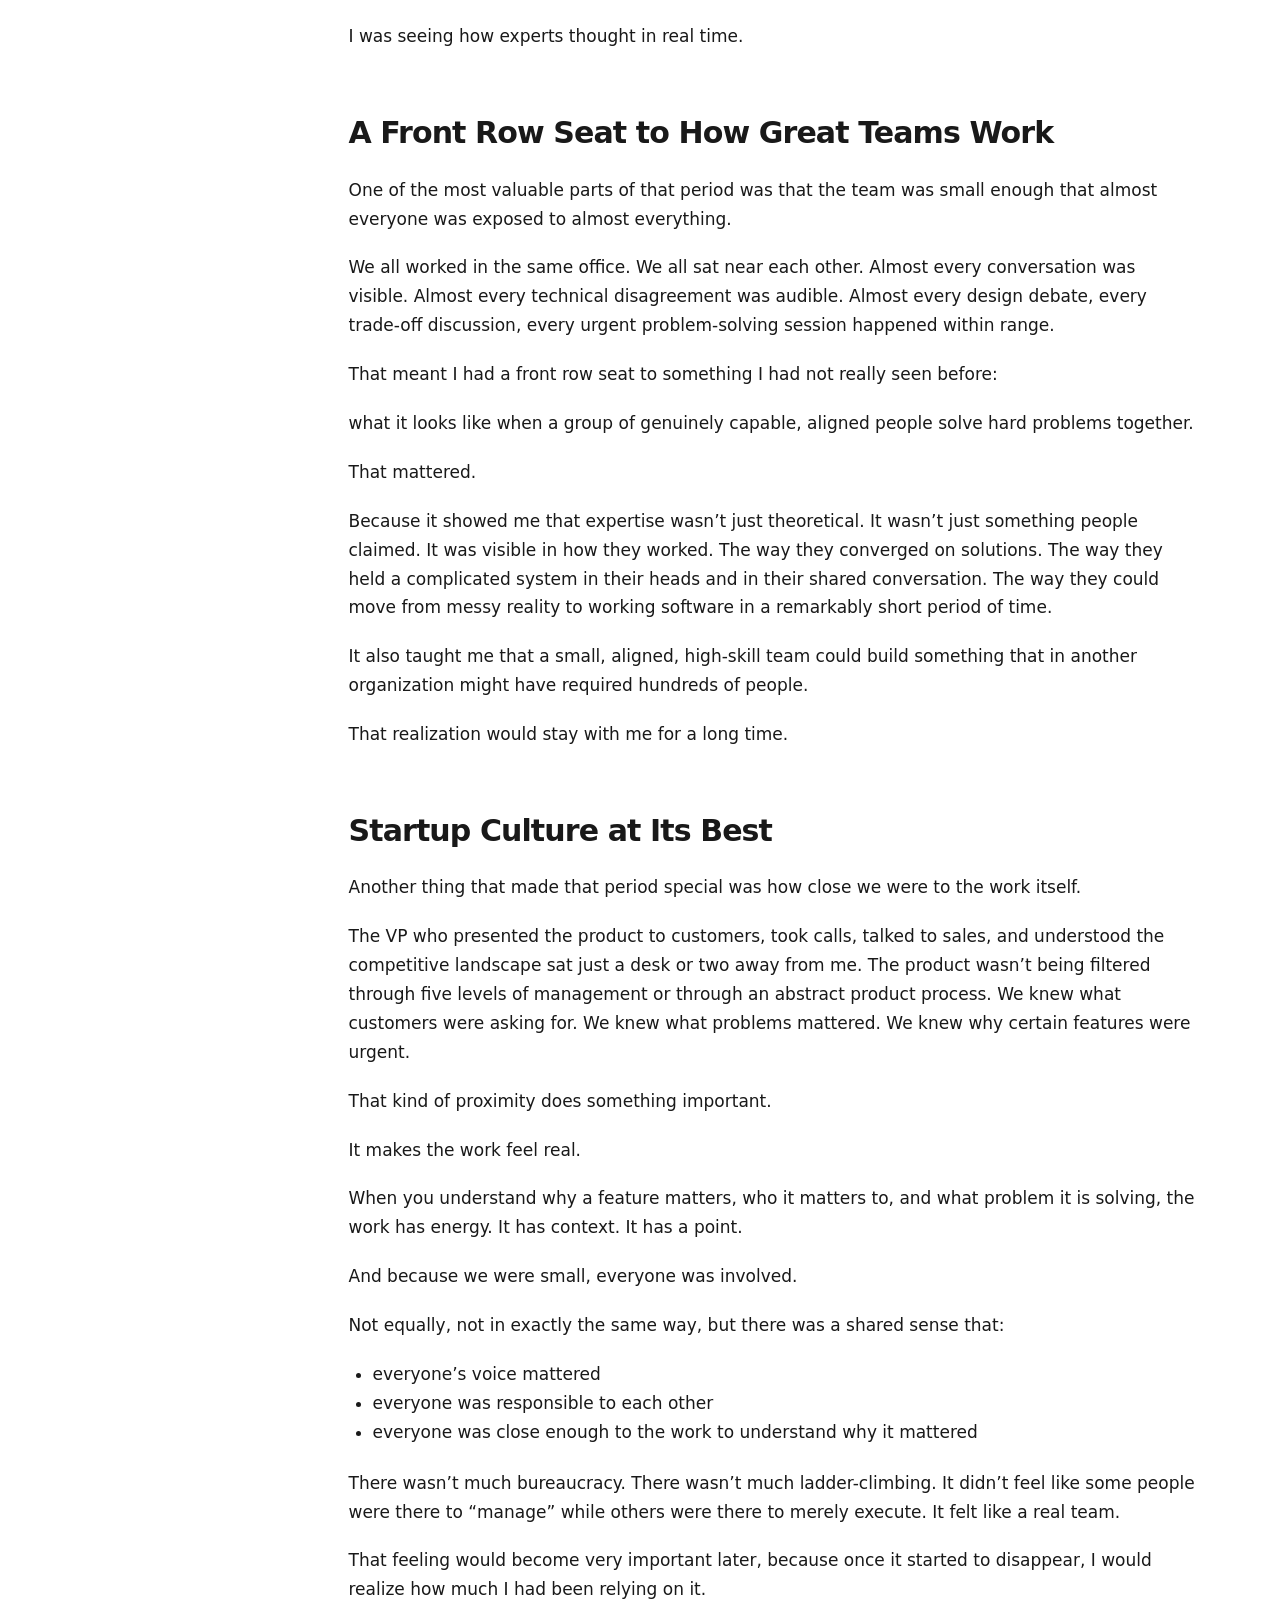
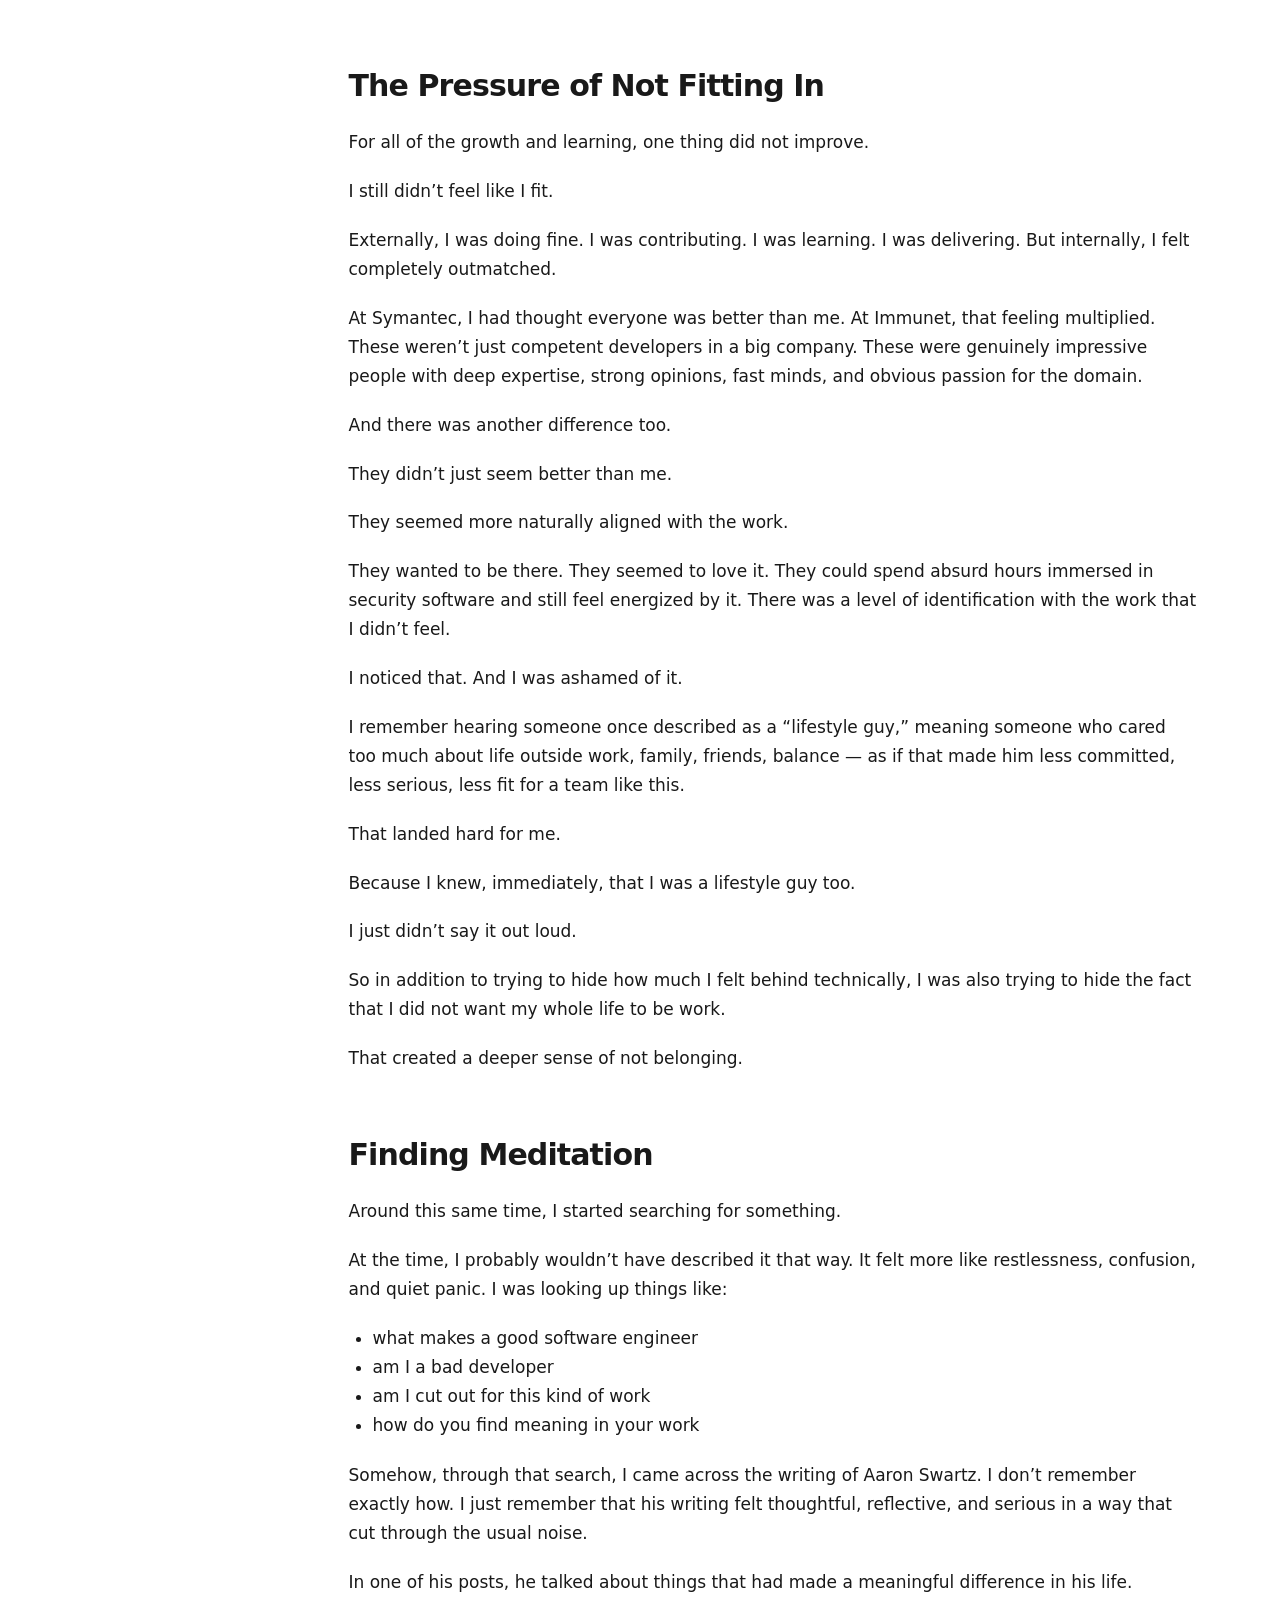
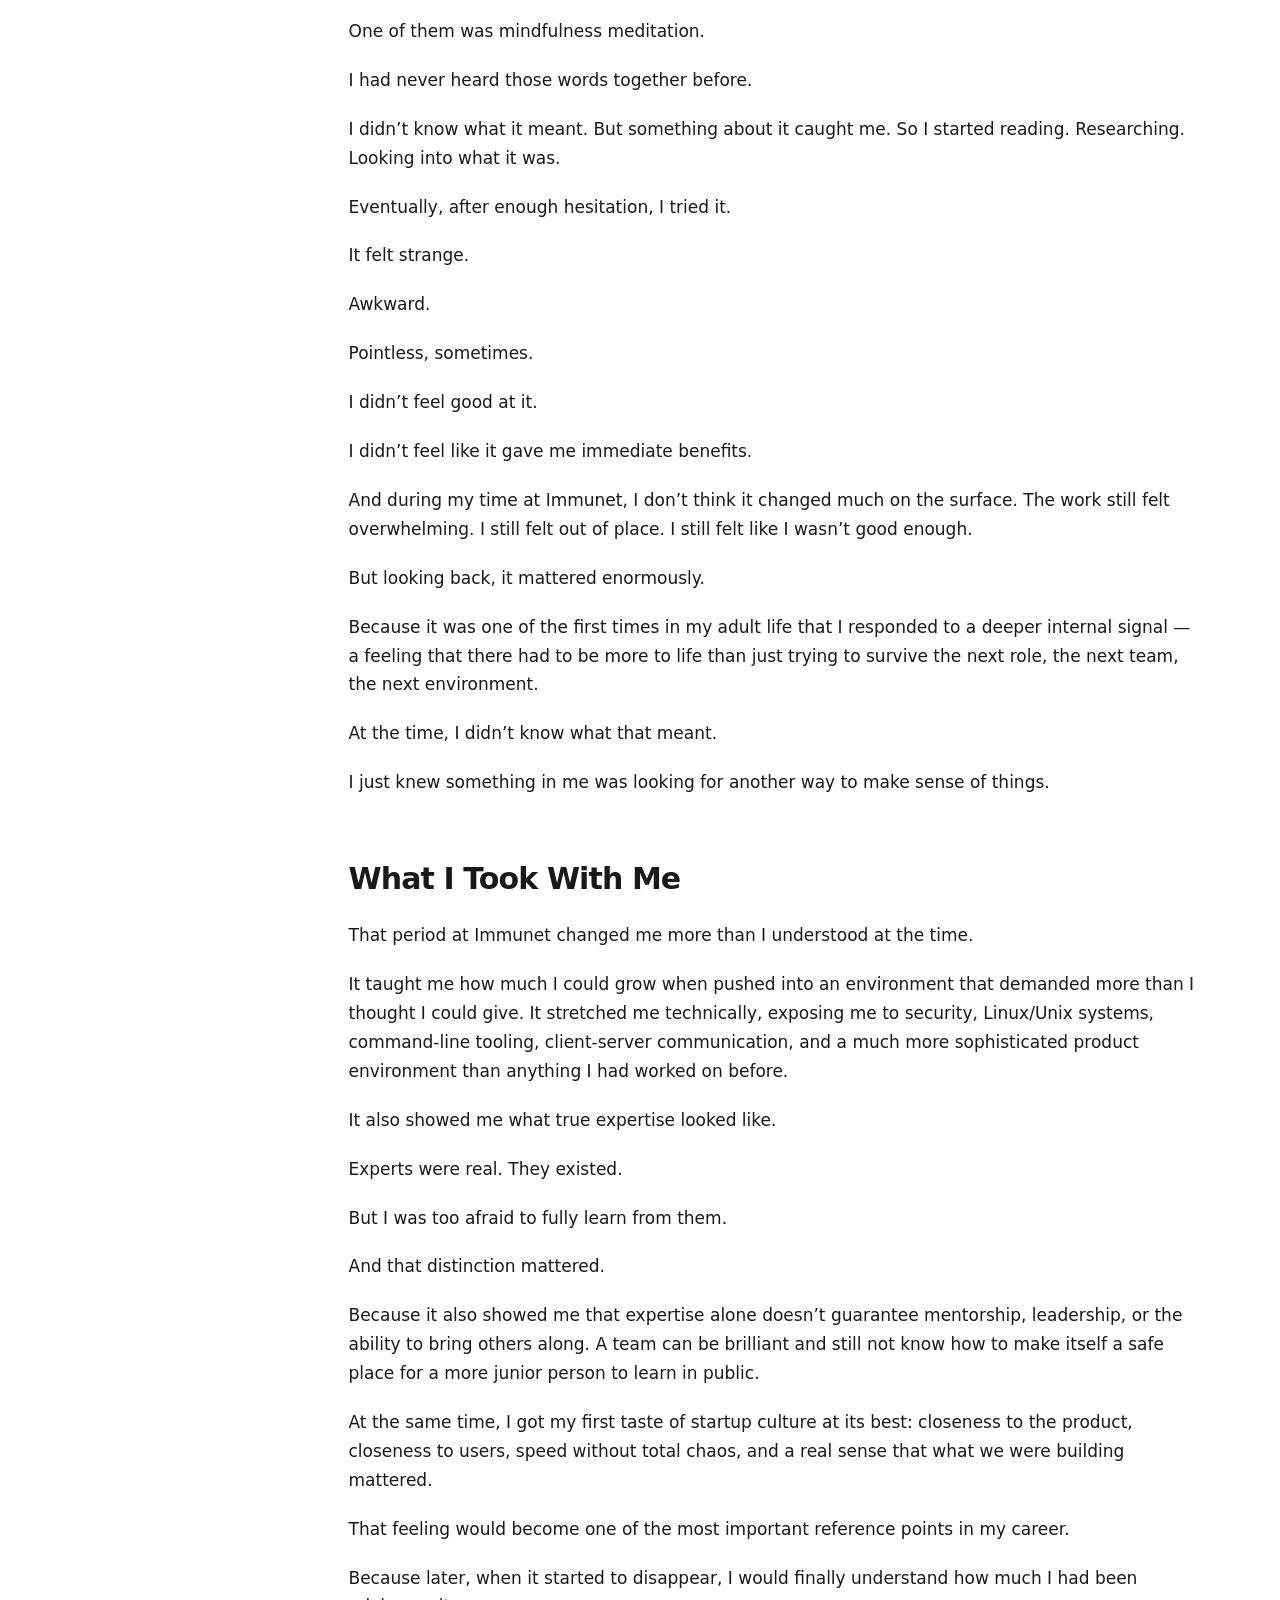
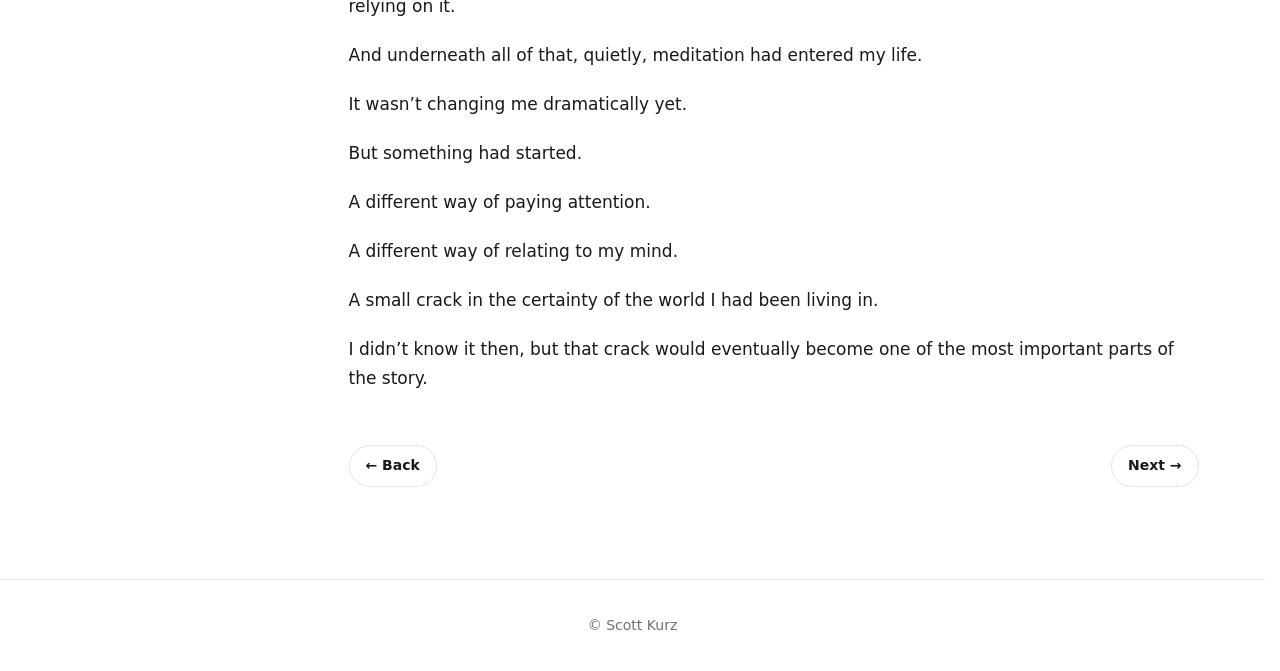
<file: story/part3.html>
<!doctype html>
<html lang="en">
<head>
<meta charset="utf-8">
<meta name="viewport" content="width=device-width, initial-scale=1">
<title>Part 3: Surrounded by Experts, Afraid to Speak, and Learning in Silence | Scott Kurz</title>
<link rel="stylesheet" href="../styles.css">
</head>
<body>

<header class="site-header">
  <nav class="nav">
    <a class="brand" href="../index.html">Scott Kurz</a>
    <div class="nav-links">
      <a href="../index.html">Home</a>
      <a href="../resume.html">Resume</a>
      <a class="active" href="../career-story.html">Career Story</a>
      <a href="../projects.html">Projects</a>
      <a href="../contact.html">Contact</a>
    </div>
  </nav>
</header>

<main class="article expressive-page story-shell">
  <section class="story-bridge">
    <p class="section-label">Career Story</p>
    <p class="story-bridge-title">Full story chapter</p>
    <p class="story-bridge-copy">You’re in the long-form version of my career story. You can return to the short version anytime, or keep moving chapter by chapter.</p>
  </section>
</main>

<div class="story-tabs-bar">
  <div class="tabs">
    <button type="button" class="tab-button" onclick="location.href='../career-story.html'">Short version</button>
    <button type="button" class="tab-button active" onclick="location.href='../career-story.html?tab=full'">Full story</button>
  </div>
</div>

<div class="story-page-layout with-tabs">
<aside class="story-nav"><a class="story-nav-intro" href="../career-story.html?tab=full">Intro</a>
<a class="" href="part1.html">Part 1 — TELUS</a>
<a class="" href="part2.html">Part 2 — Symantec</a>
<a class="active" href="part3.html">Part 3 — Immunet</a>
<a class="" href="part4.html">Part 4 — Sourcefire</a>
<a class="" href="part5.html">Part 5 — Early Cisco</a>
<a class="" href="part6.html">Part 6 — Later Cisco</a>
<a class="" href="part7.html">Part 7 — After Cisco</a>
</aside>
<main class="story-main article">
<h1>Part 3: Surrounded by Experts, Afraid to Speak, and Learning in Silence</h1>
<p>When I left Symantec for Immunet, I thought I was making a move toward something more modern, more exciting, and more meaningful.</p>
<p>I didn’t have a perfectly clear story for it at the time, but I could feel the appeal. Symantec had shown me that structure alone didn’t make great software. The startup world, at least from the outside, seemed like the opposite of that kind of stagnation. It promised speed, innovation, and people who were genuinely trying to build something new instead of just maintaining large, aging systems.</p>
<p>That mattered to me.</p>
<p>So when the opportunity came up, I took it.</p>
<p>And almost immediately, I realized I had stepped into a completely different world.</p>
<h2>A Different Kind of Team</h2>
<p>The first thing that struck me at Immunet was the team itself.</p>
<p>At TELUS, I had worked with people who were trying to get results quickly, often without much engineering discipline. At Symantec, I had worked with people who were capable, but often siloed, fragmented, and not especially interested in pulling a junior person into the deeper layers of how things worked.</p>
<p>At Immunet, the feeling was entirely different.</p>
<p>This was the first time in my career where I was surrounded by people I would now confidently describe as real experts.</p>
<p>They weren’t just confident.<br>They weren’t just good presenters.<br>They weren’t just occupying roles with authority.</p>
<p>They actually knew what they were doing.</p>
<p>You could see it in how they talked to each other. You could see it in the speed of their thinking, in the assumptions they challenged, in the way they could take a messy technical problem and start shaping it into something concrete through conversation alone. There was a shared technical fluency in the room that I hadn’t experienced before.</p>
<p>When several of them got into a discussion, it was impressive to watch.</p>
<p>They would disagree openly, test ideas against each other, throw out alternatives, refine things in real time, and somehow move from uncertainty to a working direction incredibly quickly. The pace of those conversations could be hard to follow, but the quality of the thinking was obvious.</p>
<p>For the first time, I felt like I had found what I had been looking for since leaving TELUS.</p>
<p>Experts.</p>
<p>Real ones.</p>
<p>And that should have been exactly what I wanted.</p>
<p>In some ways, it was.</p>
<p>But it also triggered something in me almost immediately.</p>
<h2>A Completely New Technical World</h2>
<p>Up until that point, my technical world had been fairly consistent.</p>
<p>I was a Windows developer. I had worked in C# and C++. I was used to developing on Windows, for software that ran on Windows, with tools and environments that mostly lived comfortably in that ecosystem.</p>
<p>That was the world I knew.</p>
<p>Immunet was not that world.</p>
<p>The culture of the team was rooted much more in Linux, Unix, and macOS. Most of the people there were deeply comfortable in that environment, and there was a kind of unspoken contempt for Windows that I found both amusing and intimidating. I still needed a Windows machine for my actual development work because the client we were building ran on Windows, and there was really no substitute for building and testing it there. But almost everything else around me lived in a different ecosystem.</p>
<p>The repositories, the server-side systems, the infrastructure, the command-line tooling, the broader environment in which the product lived and breathed — all of that was outside what I was used to.</p>
<p>So even before I got into the product itself, I had to start learning a new way of operating.</p>
<p>I had to become more comfortable with:</p>
<p>SSH<br>SCP<br>working directly from the command line<br>shell tools like grep, sed, and awk<br>scripting in environments that felt unfamiliar and less forgiving than what I had been using before</p>
<p>That alone was a significant shift.</p>
<p>But layered on top of that was the actual product.</p>
<p>And the product was unlike anything I had worked on before.</p>
<h2>This Was the First Time Security Was Really the Work</h2>
<p>At TELUS, security had barely entered the picture. We weren’t building security products, and there was almost no thought given to how the software we wrote might itself become a vulnerability, or how it might be exploited, or what it meant to build something resilient in the presence of malicious intent. That simply wasn’t the world we were in.</p>
<p>At Symantec, I had worked for a security company, but not really in the heart of its security work. The product I was on — SPN — was more of an extension, an add-on, an attempt to move into adjacent spaces like remote backup and remote access. I wasn’t building malware detection systems. I wasn’t dealing directly with the guts of antivirus. And surprisingly, at least from my perspective, there still wasn’t a particularly deep or constant focus on how the code we were writing might itself be exploited. Security was the broader brand, but not yet the daily technical reality of my role.</p>
<p>Immunet changed that completely.</p>
<p>This was the first time I was truly working inside a product whose purpose was advanced malware protection.</p>
<p>Now the product wasn’t just software. It was security software. Its reason for existing was to detect threats, stop them, report on them, and protect machines in real time.</p>
<p>That meant I had to learn a whole new domain.</p>
<p>Not just technically, but conceptually. There was a language around security work that I had never really lived inside before:</p>
<ul>
  <li>detections</li>
  <li>false positives</li>
  <li>false negatives</li>
  <li>file dispositions</li>
  <li>signatures</li>
  <li>detection engines</li>
  <li>heuristics</li>
  <li>telemetry</li>
  <li>malware analysis</li>
  <li>event reporting</li>
</ul>
<p>This wasn’t abstract knowledge. It was built into the work itself.</p>
<p>I was now working around systems that:</p>
<p>detected malware<br>reported on system activity<br>surfaced detections to users<br>managed the communication between endpoint software and cloud systems that informed those decisions</p>
<p>And because the team was small and highly capable, there was a feeling that everyone should know the whole product. Not just their narrow area, but the broader system, its logic, its moving parts, and the security ideas behind it.</p>
<p>In a large company, a product of that size and complexity could easily be spread across hundreds of people in many silos. But here, a handful of experts knew almost everything.</p>
<p>That was amazing to see.</p>
<p>And deeply intimidating.</p>
<h2>Learning Without Ever Admitting How Much I Didn’t Know</h2>
<p>This was the part I didn’t handle well.</p>
<p>I was surrounded by people who clearly had deep expertise — not just in software, but in security specifically. Most of them had come from security backgrounds. They had been thinking in this domain for years. The language was natural to them. The priorities were natural to them. The trade-offs were natural to them.</p>
<p>I had not come from that world.</p>
<p>And instead of leaning into that and saying, “I don’t know this yet — can you help me understand it?” I did what had become natural to me by then.</p>
<p>I stayed quiet.</p>
<p>I watched.</p>
<p>I listened.</p>
<p>I tried to piece things together on my own.</p>
<p>Part of that was my own fear. I didn’t want to expose how far behind I felt. I didn’t want to confirm the suspicion I always carried that I was somehow less legitimate, less technical, less expert than the people around me.</p>
<p>But part of it was also the environment.</p>
<p>The pace was relentless. Everything moved quickly. There was always more work to do, more features to build, more fires to put out, more problems to solve. It didn’t feel like the kind of culture where someone would say, “Let’s slow down and bring the junior person fully up to speed on the whole system.” No one explicitly said that learning was unwelcome. But the pressure of the environment made it feel like something you were expected to do on your own time, in your own head, while still keeping up with the work.</p>
<p>So I did.</p>
<p>Or at least I tried to.</p>
<h2>The Work Itself</h2>
<p>My role was still focused on the client side of the product.</p>
<p>That meant I was responsible for:</p>
<ul>
  <li>the installer</li>
  <li>the GUI</li>
  <li>the build process</li>
  <li>and some of the client-side systems that tied all of that together</li>
</ul>
<p>The endpoint side of the product itself was substantial. It wasn’t just “an app” running on Windows. It included:</p>
<p>an installer to get everything onto the machine properly<br>a GUI process that users interacted with<br>an agent process acting as the brains of the client<br>system-level drivers monitoring file and process activity<br>local storage and supporting services<br>communication with cloud systems that provided updated malware intelligence and other functionality</p>
<p>There were also pieces of the client side that reached into cloud-based systems for updates, reporting, crash information, event handling, and all sorts of supporting interactions. So even though I wasn’t writing the deepest detection logic myself, I was constantly working around the infrastructure that made detection visible, usable, and actionable.</p>
<p>And unlike earlier jobs, the constraints were much sharper.</p>
<p>Two things mattered enormously in security software:</p>
<ul>
  <li>performance</li>
  <li>safety</li>
</ul>
<p>An antivirus product could not be seen as dragging a machine down. It couldn’t be the thing hogging CPU, slowing down a user’s computer, or becoming the reason people hated having it installed. And it absolutely could not become a vulnerability itself — software intended to protect the machine could not become the way a machine was compromised.</p>
<p>Those priorities changed the way the work felt.</p>
<p>Efficiency mattered more. Security hygiene mattered more. Reliability mattered more. The cost of mistakes felt higher.</p>
<p>And everyone around me seemed to understand that intuitively.</p>
<p>I was still learning it.</p>
<h2>The First Time I Saw Group Chat as Real Work</h2>
<p>One of the more surprising differences at Immunet was how communication worked.</p>
<p>At my earlier jobs, chat existed, but it was mostly used sparingly. One-to-one questions. Quick clarifications. Email still carried much of the weight of serious communication.</p>
<p>At Immunet, group chat was a living part of the work.</p>
<p>It was always active.</p>
<p>And it wasn’t noise.</p>
<p>That was the part that fascinated me.</p>
<p>It wasn’t people wasting time, joking around endlessly, or talking in half-formed fragments. The chats were often extremely productive. People would ask pointed questions, propose ideas, reply quickly, challenge assumptions, and move discussions forward in surprisingly concise, high-quality ways. The communication was raw, direct, and effective. There wasn’t much fluff.</p>
<p>I remember being amazed that these same people who were constantly active in chat were also getting so much work done. It felt like another part of the technical culture I was stepping into — another sign that this team operated at a level I hadn’t seen before.</p>
<p>Even when I wasn’t contributing much, I was learning from those chats.</p>
<p>I was seeing how experts thought in real time.</p>
<h2>A Front Row Seat to How Great Teams Work</h2>
<p>One of the most valuable parts of that period was that the team was small enough that almost everyone was exposed to almost everything.</p>
<p>We all worked in the same office. We all sat near each other. Almost every conversation was visible. Almost every technical disagreement was audible. Almost every design debate, every trade-off discussion, every urgent problem-solving session happened within range.</p>
<p>That meant I had a front row seat to something I had not really seen before:</p>
<p>what it looks like when a group of genuinely capable, aligned people solve hard problems together.</p>
<p>That mattered.</p>
<p>Because it showed me that expertise wasn’t just theoretical. It wasn’t just something people claimed. It was visible in how they worked. The way they converged on solutions. The way they held a complicated system in their heads and in their shared conversation. The way they could move from messy reality to working software in a remarkably short period of time.</p>
<p>It also taught me that a small, aligned, high-skill team could build something that in another organization might have required hundreds of people.</p>
<p>That realization would stay with me for a long time.</p>
<h2>Startup Culture at Its Best</h2>
<p>Another thing that made that period special was how close we were to the work itself.</p>
<p>The VP who presented the product to customers, took calls, talked to sales, and understood the competitive landscape sat just a desk or two away from me. The product wasn’t being filtered through five levels of management or through an abstract product process. We knew what customers were asking for. We knew what problems mattered. We knew why certain features were urgent.</p>
<p>That kind of proximity does something important.</p>
<p>It makes the work feel real.</p>
<p>When you understand why a feature matters, who it matters to, and what problem it is solving, the work has energy. It has context. It has a point.</p>
<p>And because we were small, everyone was involved.</p>
<p>Not equally, not in exactly the same way, but there was a shared sense that:</p>
<ul>
  <li>everyone’s voice mattered</li>
  <li>everyone was responsible to each other</li>
  <li>everyone was close enough to the work to understand why it mattered</li>
</ul>
<p>There wasn’t much bureaucracy. There wasn’t much ladder-climbing. It didn’t feel like some people were there to “manage” while others were there to merely execute. It felt like a real team.</p>
<p>That feeling would become very important later, because once it started to disappear, I would realize how much I had been relying on it.</p>
<h2>The Pressure of Not Fitting In</h2>
<p>For all of the growth and learning, one thing did not improve.</p>
<p>I still didn’t feel like I fit.</p>
<p>Externally, I was doing fine. I was contributing. I was learning. I was delivering. But internally, I felt completely outmatched.</p>
<p>At Symantec, I had thought everyone was better than me. At Immunet, that feeling multiplied. These weren’t just competent developers in a big company. These were genuinely impressive people with deep expertise, strong opinions, fast minds, and obvious passion for the domain.</p>
<p>And there was another difference too.</p>
<p>They didn’t just seem better than me.</p>
<p>They seemed more naturally aligned with the work.</p>
<p>They wanted to be there. They seemed to love it. They could spend absurd hours immersed in security software and still feel energized by it. There was a level of identification with the work that I didn’t feel.</p>
<p>I noticed that. And I was ashamed of it.</p>
<p>I remember hearing someone once described as a “lifestyle guy,” meaning someone who cared too much about life outside work, family, friends, balance — as if that made him less committed, less serious, less fit for a team like this.</p>
<p>That landed hard for me.</p>
<p>Because I knew, immediately, that I was a lifestyle guy too.</p>
<p>I just didn’t say it out loud.</p>
<p>So in addition to trying to hide how much I felt behind technically, I was also trying to hide the fact that I did not want my whole life to be work.</p>
<p>That created a deeper sense of not belonging.</p>
<h2>Finding Meditation</h2>
<p>Around this same time, I started searching for something.</p>
<p>At the time, I probably wouldn’t have described it that way. It felt more like restlessness, confusion, and quiet panic. I was looking up things like:</p>
<ul>
  <li>what makes a good software engineer</li>
  <li>am I a bad developer</li>
  <li>am I cut out for this kind of work</li>
  <li>how do you find meaning in your work</li>
</ul>
<p>Somehow, through that search, I came across the writing of Aaron Swartz. I don’t remember exactly how. I just remember that his writing felt thoughtful, reflective, and serious in a way that cut through the usual noise.</p>
<p>In one of his posts, he talked about things that had made a meaningful difference in his life.</p>
<p>One of them was mindfulness meditation.</p>
<p>I had never heard those words together before.</p>
<p>I didn’t know what it meant. But something about it caught me. So I started reading. Researching. Looking into what it was.</p>
<p>Eventually, after enough hesitation, I tried it.</p>
<p>It felt strange.</p>
<p>Awkward.</p>
<p>Pointless, sometimes.</p>
<p>I didn’t feel good at it.</p>
<p>I didn’t feel like it gave me immediate benefits.</p>
<p>And during my time at Immunet, I don’t think it changed much on the surface. The work still felt overwhelming. I still felt out of place. I still felt like I wasn’t good enough.</p>
<p>But looking back, it mattered enormously.</p>
<p>Because it was one of the first times in my adult life that I responded to a deeper internal signal — a feeling that there had to be more to life than just trying to survive the next role, the next team, the next environment.</p>
<p>At the time, I didn’t know what that meant.</p>
<p>I just knew something in me was looking for another way to make sense of things.</p>
<h2>What I Took With Me</h2>
<p>That period at Immunet changed me more than I understood at the time.</p>
<p>It taught me how much I could grow when pushed into an environment that demanded more than I thought I could give. It stretched me technically, exposing me to security, Linux/Unix systems, command-line tooling, client-server communication, and a much more sophisticated product environment than anything I had worked on before.</p>
<p>It also showed me what true expertise looked like.</p>
<p>Experts were real. They existed.</p>
<p>But I was too afraid to fully learn from them.</p>
<p>And that distinction mattered.</p>
<p>Because it also showed me that expertise alone doesn’t guarantee mentorship, leadership, or the ability to bring others along. A team can be brilliant and still not know how to make itself a safe place for a more junior person to learn in public.</p>
<p>At the same time, I got my first taste of startup culture at its best: closeness to the product, closeness to users, speed without total chaos, and a real sense that what we were building mattered.</p>
<p>That feeling would become one of the most important reference points in my career.</p>
<p>Because later, when it started to disappear, I would finally understand how much I had been relying on it.</p>
<p>And underneath all of that, quietly, meditation had entered my life.</p>
<p>It wasn’t changing me dramatically yet.</p>
<p>But something had started.</p>
<p>A different way of paying attention.</p>
<p>A different way of relating to my mind.</p>
<p>A small crack in the certainty of the world I had been living in.</p>
<p>I didn’t know it then, but that crack would eventually become one of the most important parts of the story.</p>

<nav class="story-pagination" aria-label="Story navigation">
  <a class="button-link" href="part2.html">&larr; Back</a>
  <a class="button-link" href="part4.html">Next &rarr;</a>
</nav>
</main>
</div>
<script>
const storyNavQuery = window.matchMedia('(max-width: 850px)');

function setStoryNavCollapsed(nav, toggle, collapsed) {
  nav.classList.toggle('is-collapsed', collapsed);
  toggle.setAttribute('aria-expanded', String(!collapsed));
  toggle.setAttribute('aria-label', collapsed ? 'Expand series navigation' : 'Collapse series navigation');
}

document.querySelectorAll('.story-nav').forEach(nav => {
  const toggle = document.createElement('button');
  toggle.type = 'button';
  toggle.className = 'story-nav-toggle';
  toggle.innerHTML = '<span class="story-nav-toggle-label">Chapters</span><span class="story-nav-toggle-icon" aria-hidden="true"><span></span><span></span><span></span></span>';

  const inner = document.createElement('div');
  inner.className = 'story-nav-inner';
  while (nav.firstChild) {
    inner.appendChild(nav.firstChild);
  }

  nav.appendChild(toggle);
  nav.appendChild(inner);

  setStoryNavCollapsed(nav, toggle, storyNavQuery.matches);

  toggle.addEventListener('click', () => {
    setStoryNavCollapsed(nav, toggle, !toggle.getAttribute('aria-expanded') || toggle.getAttribute('aria-expanded') === 'true');
  });

  const handleChange = event => {
    setStoryNavCollapsed(nav, toggle, event.matches);
  };

  if (typeof storyNavQuery.addEventListener === 'function') {
    storyNavQuery.addEventListener('change', handleChange);
  } else {
    storyNavQuery.addListener(handleChange);
  }
});
</script>
<footer class="footer">© Scott Kurz</footer>
</body>
</html>
</file>
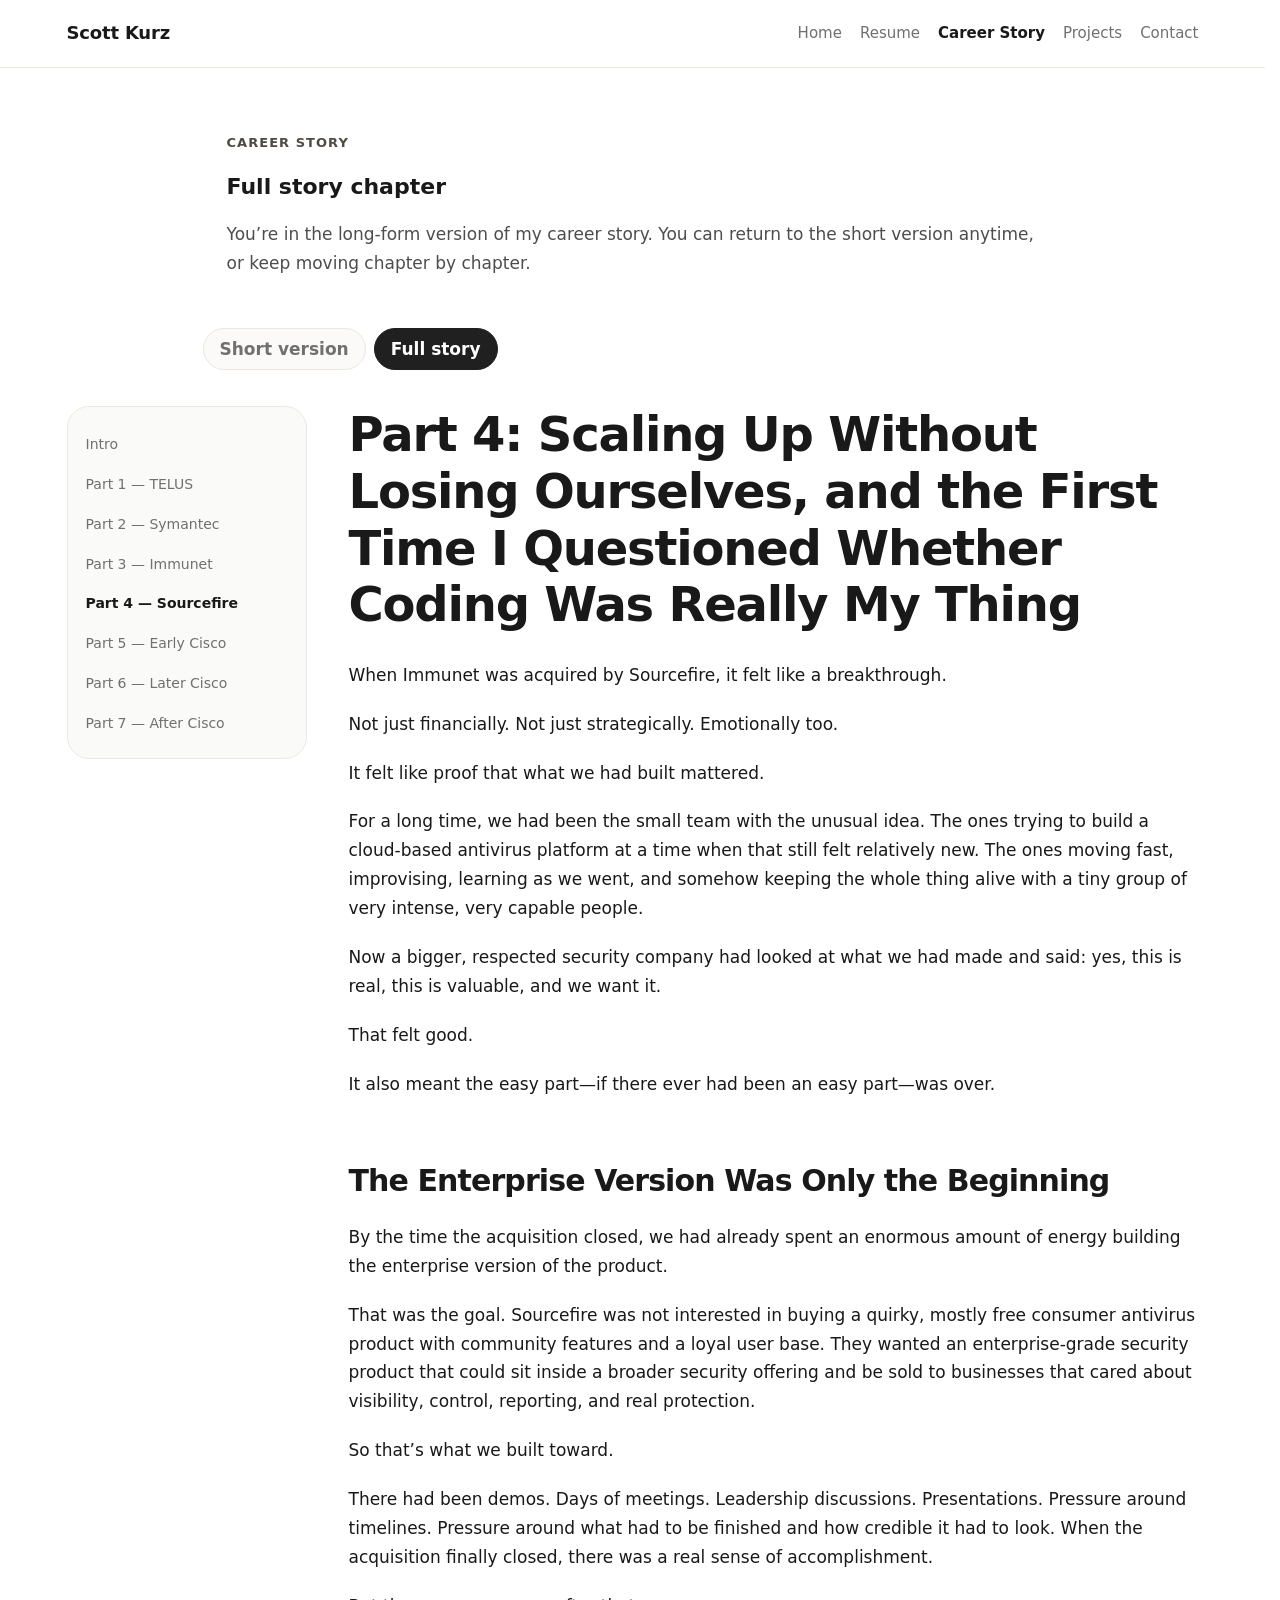
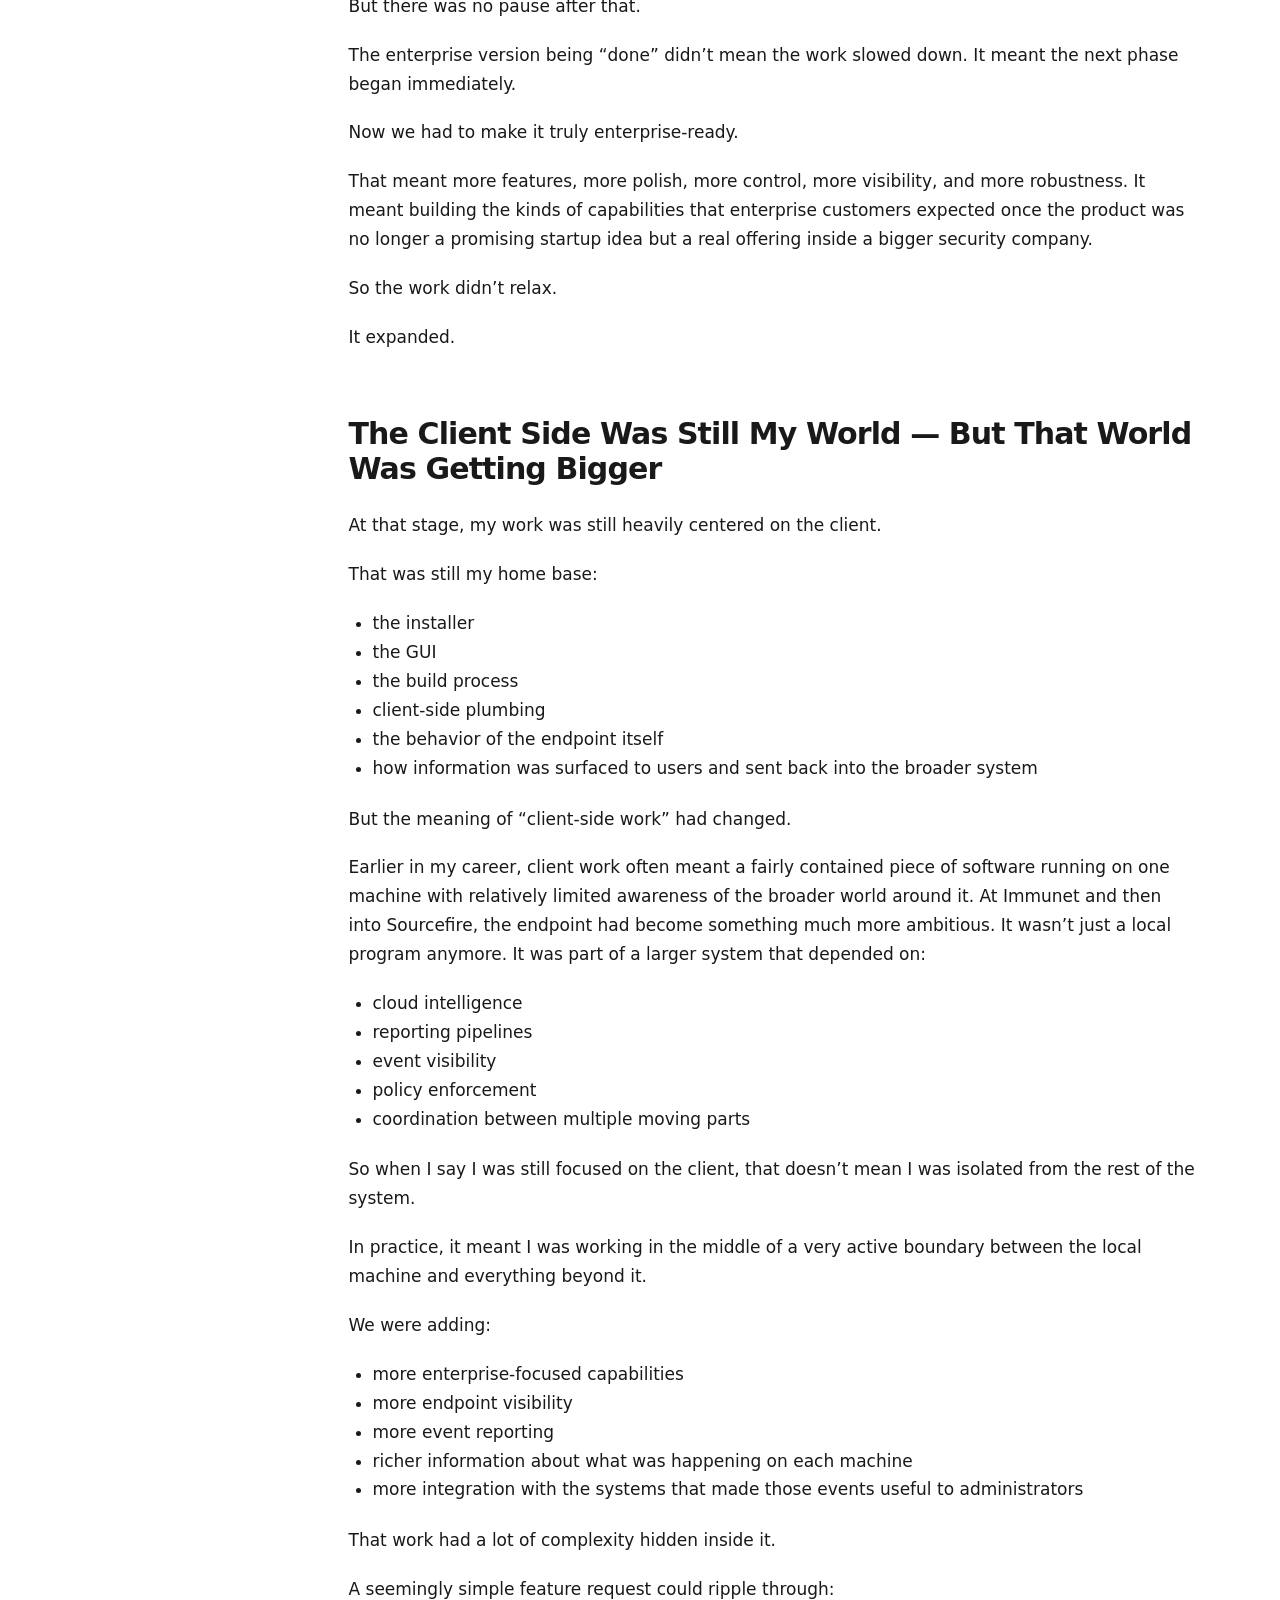
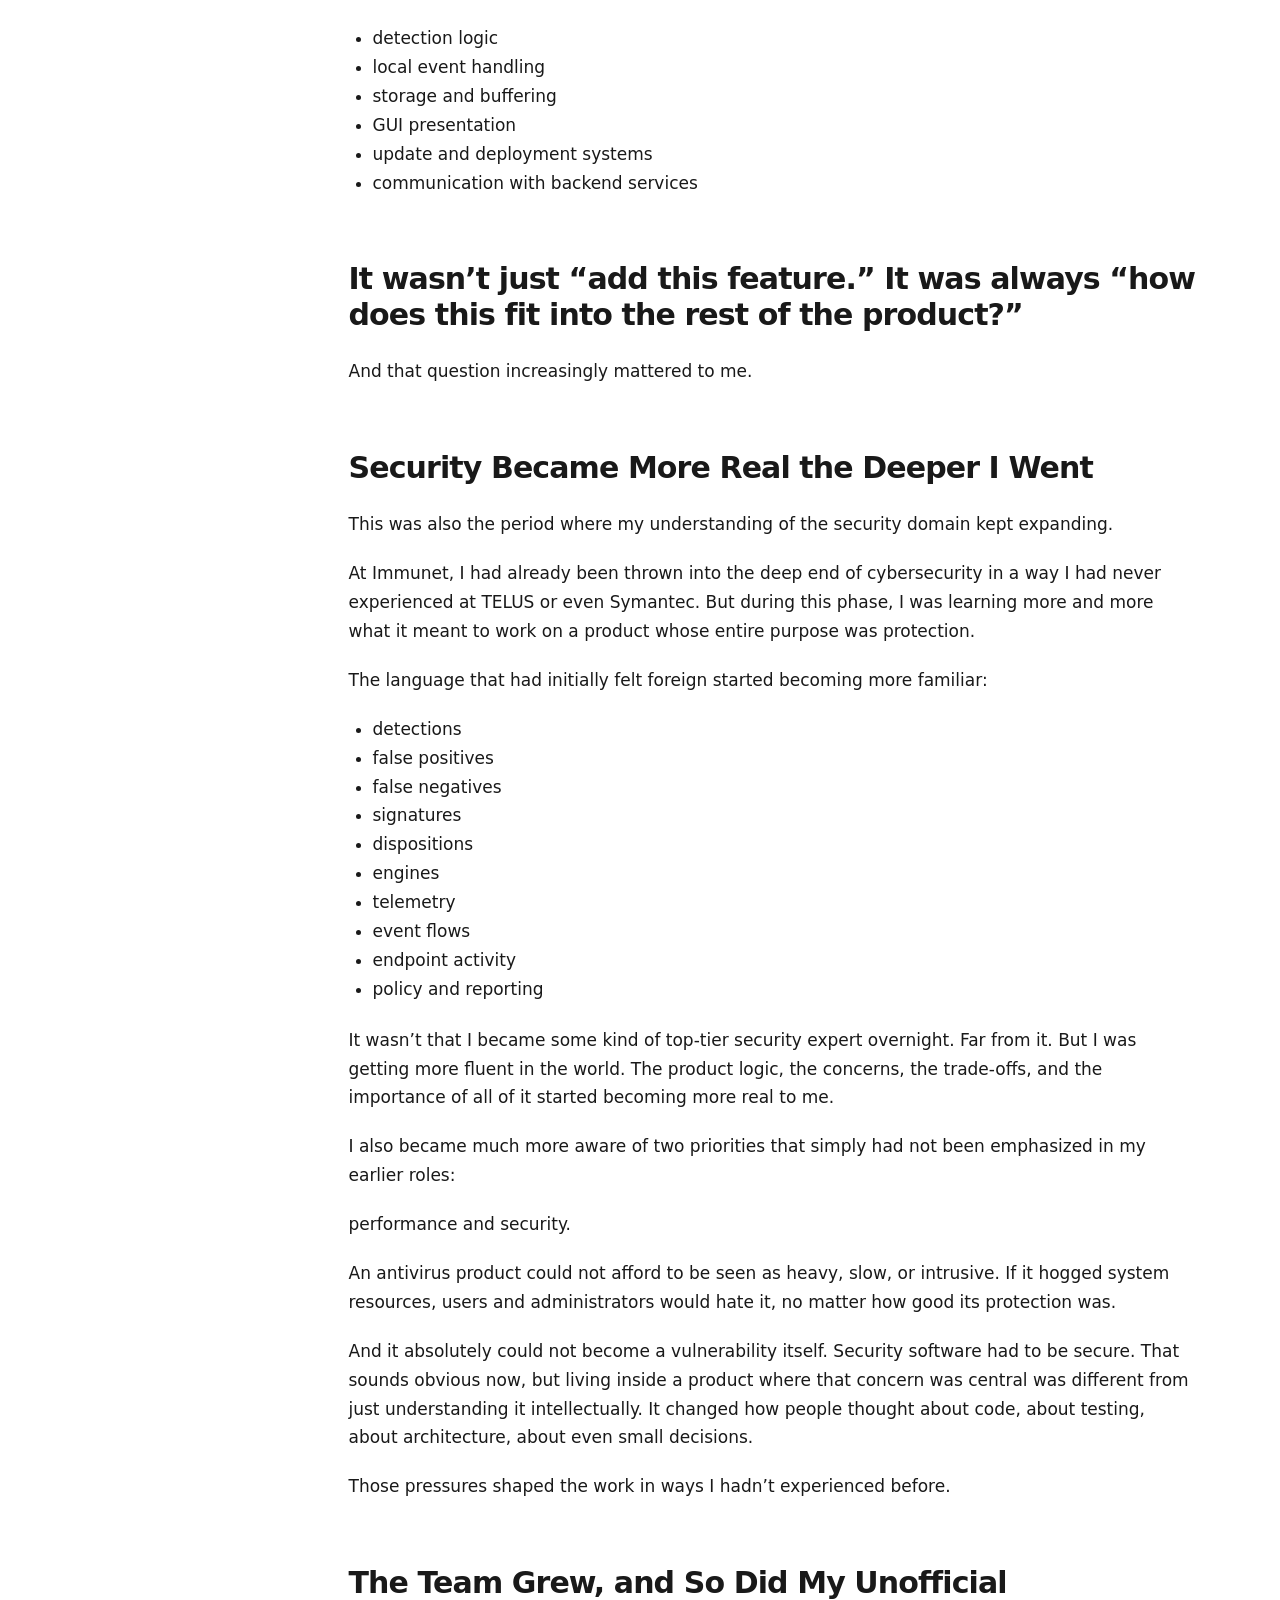
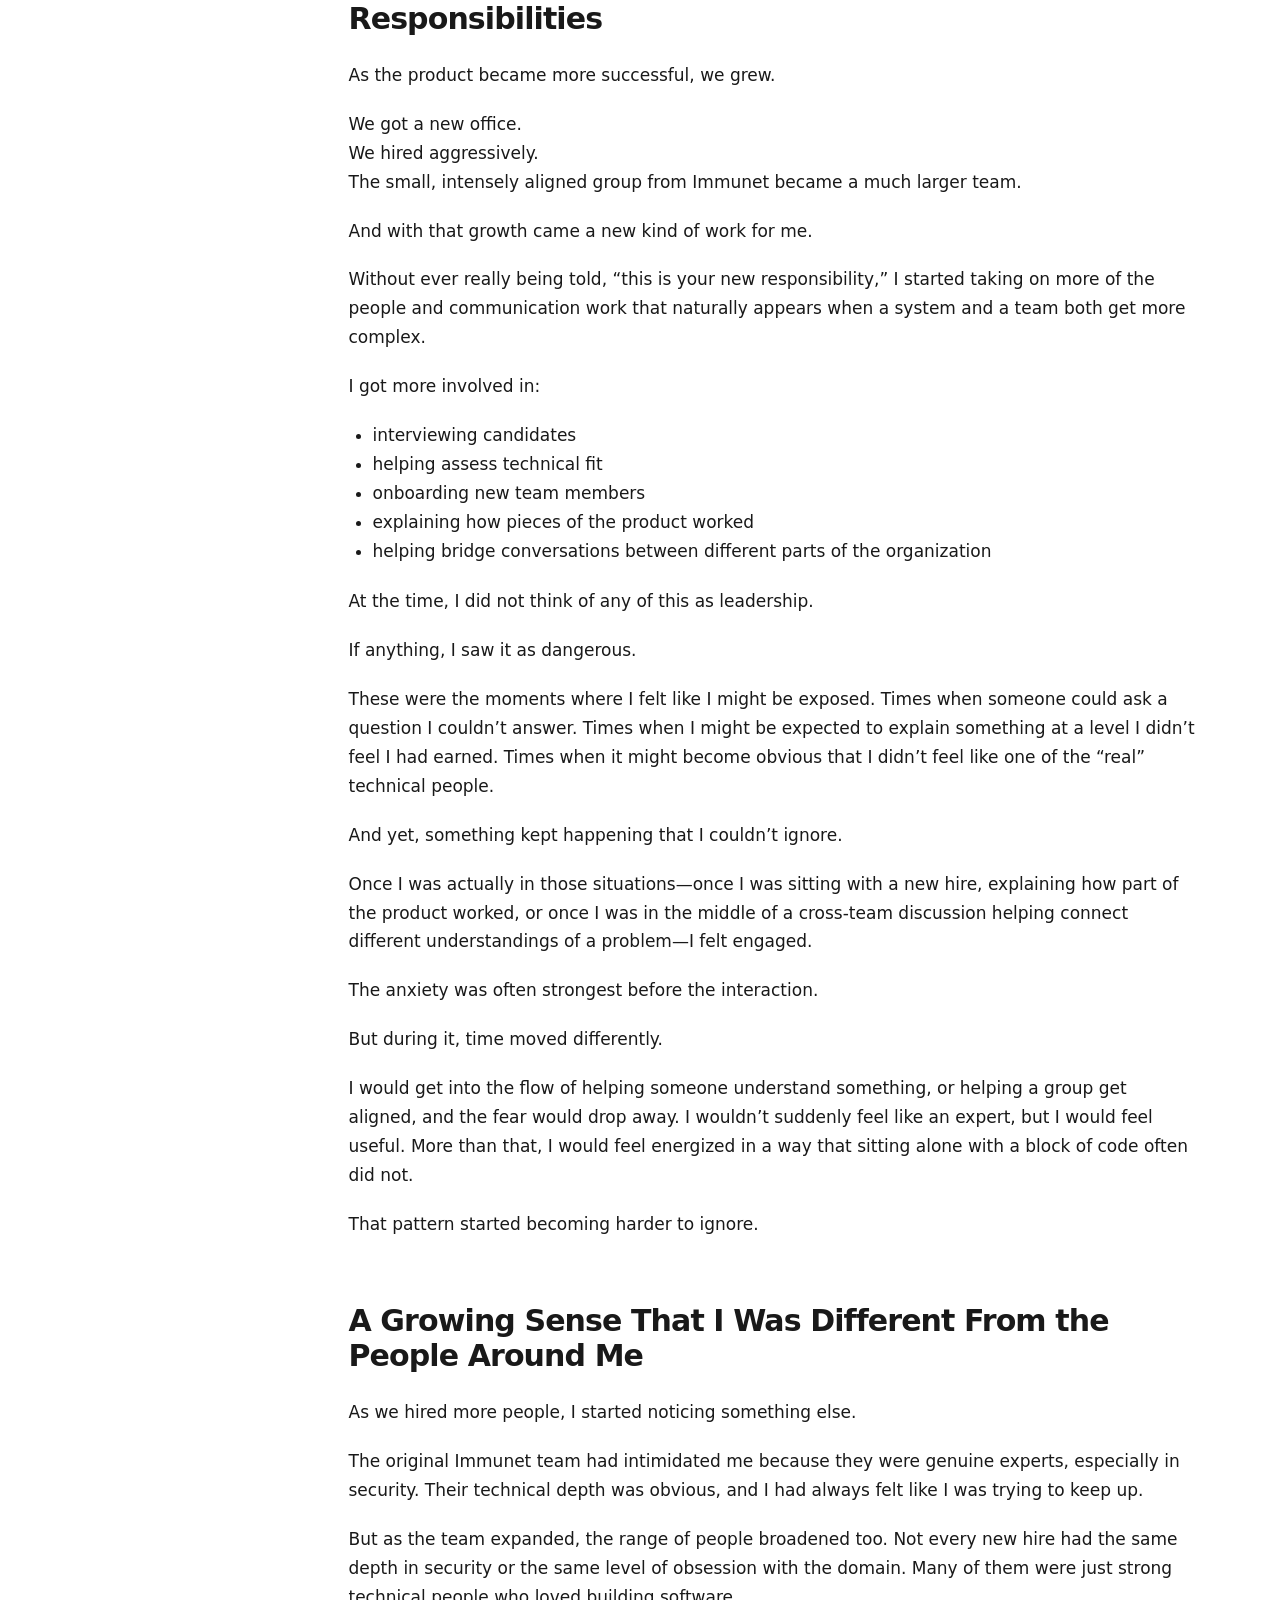
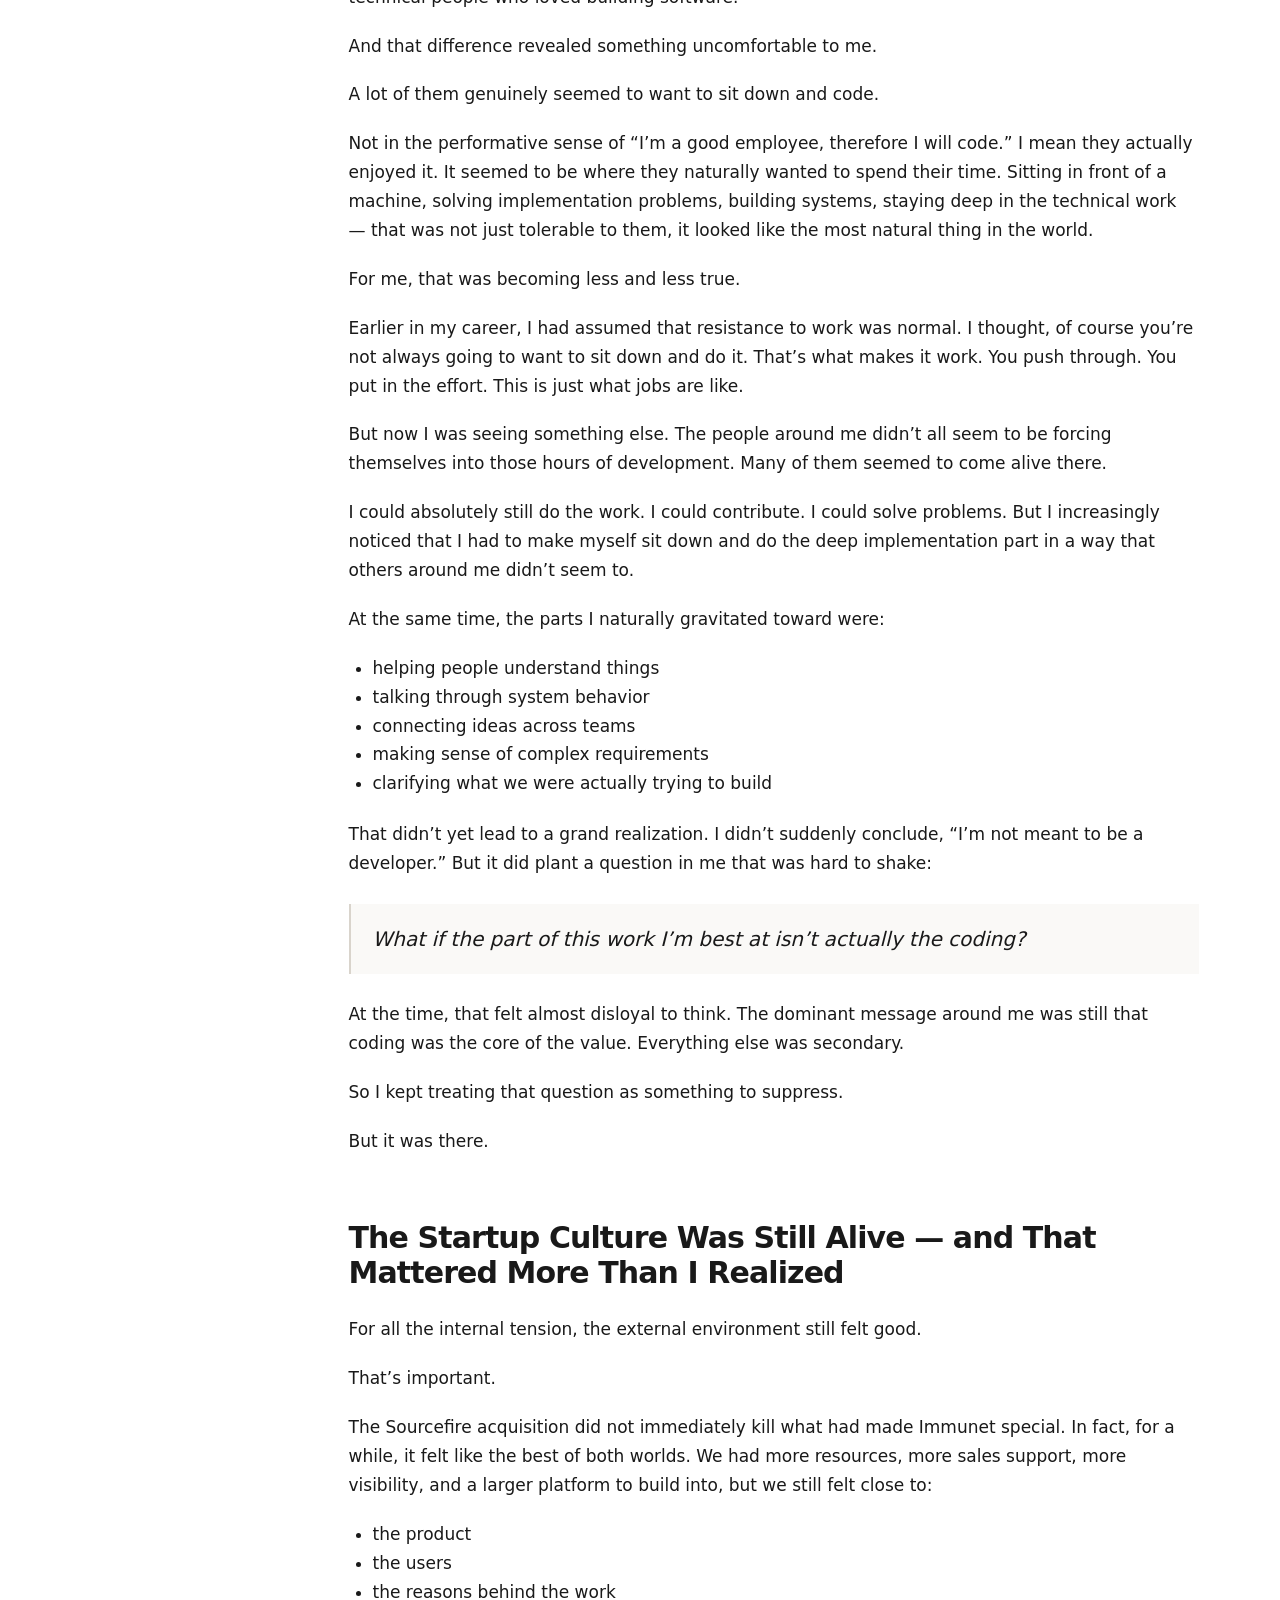
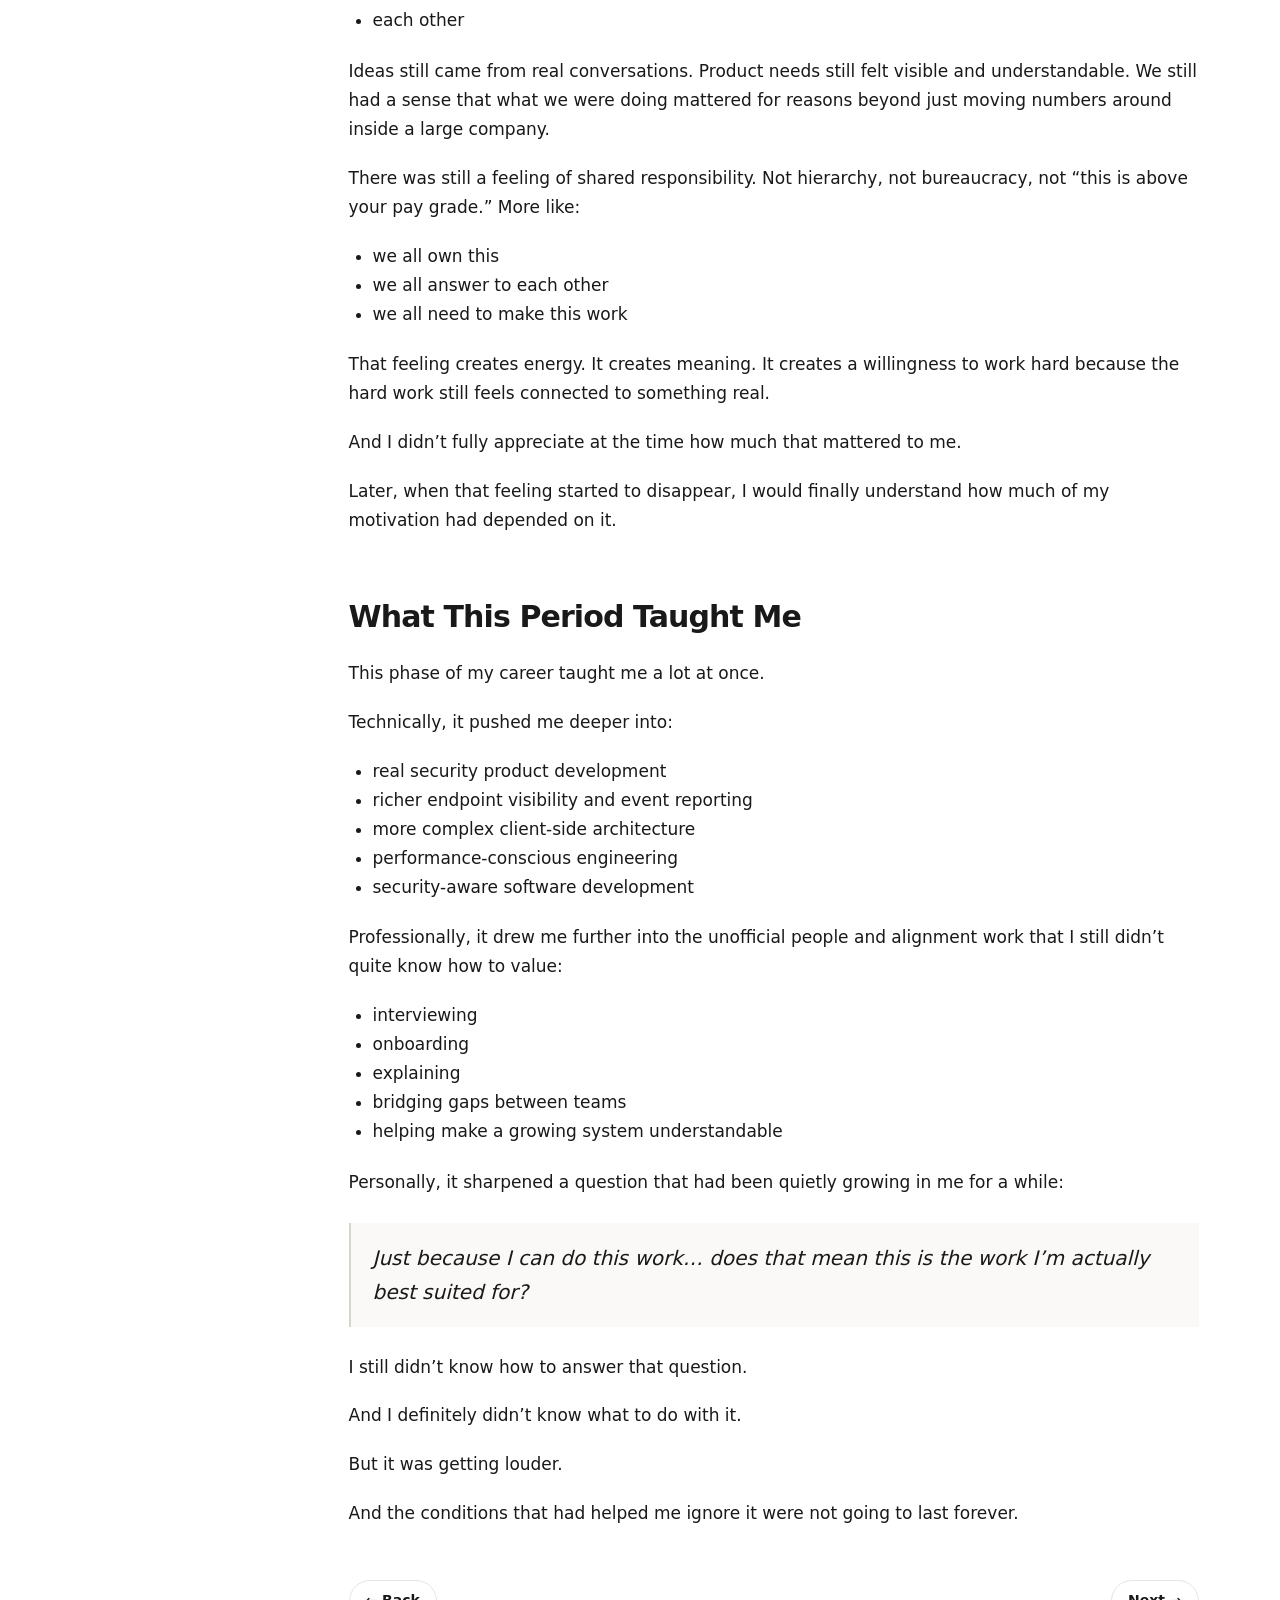
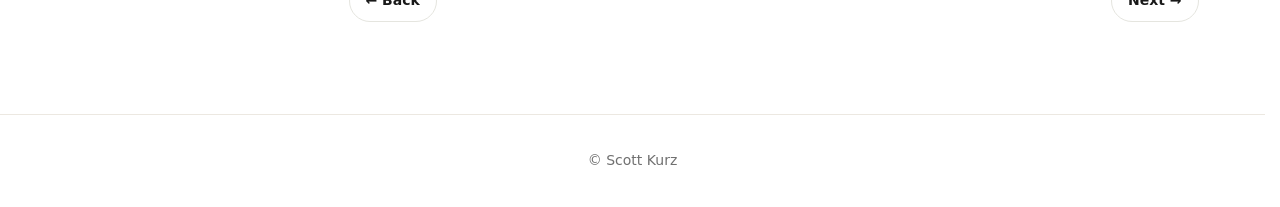
<file: story/part4.html>
<!doctype html>
<html lang="en">
<head>
<meta charset="utf-8">
<meta name="viewport" content="width=device-width, initial-scale=1">
<title>Part 4: Scaling Up Without Losing Ourselves, and the First Time I Questioned Whether Coding Was Really My Thing | Scott Kurz</title>
<link rel="stylesheet" href="../styles.css">
</head>
<body>

<header class="site-header">
  <nav class="nav">
    <a class="brand" href="../index.html">Scott Kurz</a>
    <div class="nav-links">
      <a href="../index.html">Home</a>
      <a href="../resume.html">Resume</a>
      <a class="active" href="../career-story.html">Career Story</a>
      <a href="../projects.html">Projects</a>
      <a href="../contact.html">Contact</a>
    </div>
  </nav>
</header>

<main class="article expressive-page story-shell">
  <section class="story-bridge">
    <p class="section-label">Career Story</p>
    <p class="story-bridge-title">Full story chapter</p>
    <p class="story-bridge-copy">You’re in the long-form version of my career story. You can return to the short version anytime, or keep moving chapter by chapter.</p>
  </section>
</main>

<div class="story-tabs-bar">
  <div class="tabs">
    <button type="button" class="tab-button" onclick="location.href='../career-story.html'">Short version</button>
    <button type="button" class="tab-button active" onclick="location.href='../career-story.html?tab=full'">Full story</button>
  </div>
</div>

<div class="story-page-layout with-tabs">
<aside class="story-nav"><a class="story-nav-intro" href="../career-story.html?tab=full">Intro</a>
<a class="" href="part1.html">Part 1 — TELUS</a>
<a class="" href="part2.html">Part 2 — Symantec</a>
<a class="" href="part3.html">Part 3 — Immunet</a>
<a class="active" href="part4.html">Part 4 — Sourcefire</a>
<a class="" href="part5.html">Part 5 — Early Cisco</a>
<a class="" href="part6.html">Part 6 — Later Cisco</a>
<a class="" href="part7.html">Part 7 — After Cisco</a>
</aside>
<main class="story-main article">
<h1>Part 4: Scaling Up Without Losing Ourselves, and the First Time I Questioned Whether Coding Was Really My Thing</h1>
<p>When Immunet was acquired by Sourcefire, it felt like a breakthrough.</p>
<p>Not just financially. Not just strategically. Emotionally too.</p>
<p>It felt like proof that what we had built mattered.</p>
<p>For a long time, we had been the small team with the unusual idea. The ones trying to build a cloud-based antivirus platform at a time when that still felt relatively new. The ones moving fast, improvising, learning as we went, and somehow keeping the whole thing alive with a tiny group of very intense, very capable people.</p>
<p>Now a bigger, respected security company had looked at what we had made and said: yes, this is real, this is valuable, and we want it.</p>
<p>That felt good.</p>
<p>It also meant the easy part—if there ever had been an easy part—was over.</p>
<h2>The Enterprise Version Was Only the Beginning</h2>
<p>By the time the acquisition closed, we had already spent an enormous amount of energy building the enterprise version of the product.</p>
<p>That was the goal. Sourcefire was not interested in buying a quirky, mostly free consumer antivirus product with community features and a loyal user base. They wanted an enterprise-grade security product that could sit inside a broader security offering and be sold to businesses that cared about visibility, control, reporting, and real protection.</p>
<p>So that’s what we built toward.</p>
<p>There had been demos. Days of meetings. Leadership discussions. Presentations. Pressure around timelines. Pressure around what had to be finished and how credible it had to look. When the acquisition finally closed, there was a real sense of accomplishment.</p>
<p>But there was no pause after that.</p>
<p>The enterprise version being “done” didn’t mean the work slowed down. It meant the next phase began immediately.</p>
<p>Now we had to make it truly enterprise-ready.</p>
<p>That meant more features, more polish, more control, more visibility, and more robustness. It meant building the kinds of capabilities that enterprise customers expected once the product was no longer a promising startup idea but a real offering inside a bigger security company.</p>
<p>So the work didn’t relax.</p>
<p>It expanded.</p>
<h2>The Client Side Was Still My World — But That World Was Getting Bigger</h2>
<p>At that stage, my work was still heavily centered on the client.</p>
<p>That was still my home base:</p>
<ul>
  <li>the installer</li>
  <li>the GUI</li>
  <li>the build process</li>
  <li>client-side plumbing</li>
  <li>the behavior of the endpoint itself</li>
  <li>how information was surfaced to users and sent back into the broader system</li>
</ul>
<p>But the meaning of “client-side work” had changed.</p>
<p>Earlier in my career, client work often meant a fairly contained piece of software running on one machine with relatively limited awareness of the broader world around it. At Immunet and then into Sourcefire, the endpoint had become something much more ambitious. It wasn’t just a local program anymore. It was part of a larger system that depended on:</p>
<ul>
  <li>cloud intelligence</li>
  <li>reporting pipelines</li>
  <li>event visibility</li>
  <li>policy enforcement</li>
  <li>coordination between multiple moving parts</li>
</ul>
<p>So when I say I was still focused on the client, that doesn’t mean I was isolated from the rest of the system.</p>
<p>In practice, it meant I was working in the middle of a very active boundary between the local machine and everything beyond it.</p>
<p>We were adding:</p>
<ul>
  <li>more enterprise-focused capabilities</li>
  <li>more endpoint visibility</li>
  <li>more event reporting</li>
  <li>richer information about what was happening on each machine</li>
  <li>more integration with the systems that made those events useful to administrators</li>
</ul>
<p>That work had a lot of complexity hidden inside it.</p>
<p>A seemingly simple feature request could ripple through:</p>
<ul>
  <li>detection logic</li>
  <li>local event handling</li>
  <li>storage and buffering</li>
  <li>GUI presentation</li>
  <li>update and deployment systems</li>
  <li>communication with backend services</li>
</ul>
<h2>It wasn’t just “add this feature.” It was always “how does this fit into the rest of the product?”</h2>
<p>And that question increasingly mattered to me.</p>
<h2>Security Became More Real the Deeper I Went</h2>
<p>This was also the period where my understanding of the security domain kept expanding.</p>
<p>At Immunet, I had already been thrown into the deep end of cybersecurity in a way I had never experienced at TELUS or even Symantec. But during this phase, I was learning more and more what it meant to work on a product whose entire purpose was protection.</p>
<p>The language that had initially felt foreign started becoming more familiar:</p>
<ul>
  <li>detections</li>
  <li>false positives</li>
  <li>false negatives</li>
  <li>signatures</li>
  <li>dispositions</li>
  <li>engines</li>
  <li>telemetry</li>
  <li>event flows</li>
  <li>endpoint activity</li>
  <li>policy and reporting</li>
</ul>
<p>It wasn’t that I became some kind of top-tier security expert overnight. Far from it. But I was getting more fluent in the world. The product logic, the concerns, the trade-offs, and the importance of all of it started becoming more real to me.</p>
<p>I also became much more aware of two priorities that simply had not been emphasized in my earlier roles:</p>
<p>performance and security.</p>
<p>An antivirus product could not afford to be seen as heavy, slow, or intrusive. If it hogged system resources, users and administrators would hate it, no matter how good its protection was.</p>
<p>And it absolutely could not become a vulnerability itself. Security software had to be secure. That sounds obvious now, but living inside a product where that concern was central was different from just understanding it intellectually. It changed how people thought about code, about testing, about architecture, about even small decisions.</p>
<p>Those pressures shaped the work in ways I hadn’t experienced before.</p>
<h2>The Team Grew, and So Did My Unofficial Responsibilities</h2>
<p>As the product became more successful, we grew.</p>
<p>We got a new office.<br>We hired aggressively.<br>The small, intensely aligned group from Immunet became a much larger team.</p>
<p>And with that growth came a new kind of work for me.</p>
<p>Without ever really being told, “this is your new responsibility,” I started taking on more of the people and communication work that naturally appears when a system and a team both get more complex.</p>
<p>I got more involved in:</p>
<ul>
  <li>interviewing candidates</li>
  <li>helping assess technical fit</li>
  <li>onboarding new team members</li>
  <li>explaining how pieces of the product worked</li>
  <li>helping bridge conversations between different parts of the organization</li>
</ul>
<p>At the time, I did not think of any of this as leadership.</p>
<p>If anything, I saw it as dangerous.</p>
<p>These were the moments where I felt like I might be exposed. Times when someone could ask a question I couldn’t answer. Times when I might be expected to explain something at a level I didn’t feel I had earned. Times when it might become obvious that I didn’t feel like one of the “real” technical people.</p>
<p>And yet, something kept happening that I couldn’t ignore.</p>
<p>Once I was actually in those situations—once I was sitting with a new hire, explaining how part of the product worked, or once I was in the middle of a cross-team discussion helping connect different understandings of a problem—I felt engaged.</p>
<p>The anxiety was often strongest before the interaction.</p>
<p>But during it, time moved differently.</p>
<p>I would get into the flow of helping someone understand something, or helping a group get aligned, and the fear would drop away. I wouldn’t suddenly feel like an expert, but I would feel useful. More than that, I would feel energized in a way that sitting alone with a block of code often did not.</p>
<p>That pattern started becoming harder to ignore.</p>
<h2>A Growing Sense That I Was Different From the People Around Me</h2>
<p>As we hired more people, I started noticing something else.</p>
<p>The original Immunet team had intimidated me because they were genuine experts, especially in security. Their technical depth was obvious, and I had always felt like I was trying to keep up.</p>
<p>But as the team expanded, the range of people broadened too. Not every new hire had the same depth in security or the same level of obsession with the domain. Many of them were just strong technical people who loved building software.</p>
<p>And that difference revealed something uncomfortable to me.</p>
<p>A lot of them genuinely seemed to want to sit down and code.</p>
<p>Not in the performative sense of “I’m a good employee, therefore I will code.” I mean they actually enjoyed it. It seemed to be where they naturally wanted to spend their time. Sitting in front of a machine, solving implementation problems, building systems, staying deep in the technical work — that was not just tolerable to them, it looked like the most natural thing in the world.</p>
<p>For me, that was becoming less and less true.</p>
<p>Earlier in my career, I had assumed that resistance to work was normal. I thought, of course you’re not always going to want to sit down and do it. That’s what makes it work. You push through. You put in the effort. This is just what jobs are like.</p>
<p>But now I was seeing something else. The people around me didn’t all seem to be forcing themselves into those hours of development. Many of them seemed to come alive there.</p>
<p>I could absolutely still do the work. I could contribute. I could solve problems. But I increasingly noticed that I had to make myself sit down and do the deep implementation part in a way that others around me didn’t seem to.</p>
<p>At the same time, the parts I naturally gravitated toward were:</p>
<ul>
  <li>helping people understand things</li>
  <li>talking through system behavior</li>
  <li>connecting ideas across teams</li>
  <li>making sense of complex requirements</li>
  <li>clarifying what we were actually trying to build</li>
</ul>
<p>That didn’t yet lead to a grand realization. I didn’t suddenly conclude, “I’m not meant to be a developer.” But it did plant a question in me that was hard to shake:</p>
<blockquote>What if the part of this work I’m best at isn’t actually the coding?</blockquote>
<p>At the time, that felt almost disloyal to think. The dominant message around me was still that coding was the core of the value. Everything else was secondary.</p>
<p>So I kept treating that question as something to suppress.</p>
<p>But it was there.</p>
<h2>The Startup Culture Was Still Alive — and That Mattered More Than I Realized</h2>
<p>For all the internal tension, the external environment still felt good.</p>
<p>That’s important.</p>
<p>The Sourcefire acquisition did not immediately kill what had made Immunet special. In fact, for a while, it felt like the best of both worlds. We had more resources, more sales support, more visibility, and a larger platform to build into, but we still felt close to:</p>
<ul>
  <li>the product</li>
  <li>the users</li>
  <li>the reasons behind the work</li>
  <li>each other</li>
</ul>
<p>Ideas still came from real conversations. Product needs still felt visible and understandable. We still had a sense that what we were doing mattered for reasons beyond just moving numbers around inside a large company.</p>
<p>There was still a feeling of shared responsibility. Not hierarchy, not bureaucracy, not “this is above your pay grade.” More like:</p>
<ul>
  <li>we all own this</li>
  <li>we all answer to each other</li>
  <li>we all need to make this work</li>
</ul>
<p>That feeling creates energy. It creates meaning. It creates a willingness to work hard because the hard work still feels connected to something real.</p>
<p>And I didn’t fully appreciate at the time how much that mattered to me.</p>
<p>Later, when that feeling started to disappear, I would finally understand how much of my motivation had depended on it.</p>
<h2>What This Period Taught Me</h2>
<p>This phase of my career taught me a lot at once.</p>
<p>Technically, it pushed me deeper into:</p>
<ul>
  <li>real security product development</li>
  <li>richer endpoint visibility and event reporting</li>
  <li>more complex client-side architecture</li>
  <li>performance-conscious engineering</li>
  <li>security-aware software development</li>
</ul>
<p>Professionally, it drew me further into the unofficial people and alignment work that I still didn’t quite know how to value:</p>
<ul>
  <li>interviewing</li>
  <li>onboarding</li>
  <li>explaining</li>
  <li>bridging gaps between teams</li>
  <li>helping make a growing system understandable</li>
</ul>
<p>Personally, it sharpened a question that had been quietly growing in me for a while:</p>
<blockquote>Just because I can do this work… does that mean this is the work I’m actually best suited for?</blockquote>
<p>I still didn’t know how to answer that question.</p>
<p>And I definitely didn’t know what to do with it.</p>
<p>But it was getting louder.</p>
<p>And the conditions that had helped me ignore it were not going to last forever.</p>

<nav class="story-pagination" aria-label="Story navigation">
  <a class="button-link" href="part3.html">&larr; Back</a>
  <a class="button-link" href="part5.html">Next &rarr;</a>
</nav>
</main>
</div>
<script>
const storyNavQuery = window.matchMedia('(max-width: 850px)');

function setStoryNavCollapsed(nav, toggle, collapsed) {
  nav.classList.toggle('is-collapsed', collapsed);
  toggle.setAttribute('aria-expanded', String(!collapsed));
  toggle.setAttribute('aria-label', collapsed ? 'Expand series navigation' : 'Collapse series navigation');
}

document.querySelectorAll('.story-nav').forEach(nav => {
  const toggle = document.createElement('button');
  toggle.type = 'button';
  toggle.className = 'story-nav-toggle';
  toggle.innerHTML = '<span class="story-nav-toggle-label">Chapters</span><span class="story-nav-toggle-icon" aria-hidden="true"><span></span><span></span><span></span></span>';

  const inner = document.createElement('div');
  inner.className = 'story-nav-inner';
  while (nav.firstChild) {
    inner.appendChild(nav.firstChild);
  }

  nav.appendChild(toggle);
  nav.appendChild(inner);

  setStoryNavCollapsed(nav, toggle, storyNavQuery.matches);

  toggle.addEventListener('click', () => {
    setStoryNavCollapsed(nav, toggle, !toggle.getAttribute('aria-expanded') || toggle.getAttribute('aria-expanded') === 'true');
  });

  const handleChange = event => {
    setStoryNavCollapsed(nav, toggle, event.matches);
  };

  if (typeof storyNavQuery.addEventListener === 'function') {
    storyNavQuery.addEventListener('change', handleChange);
  } else {
    storyNavQuery.addListener(handleChange);
  }
});
</script>
<footer class="footer">© Scott Kurz</footer>
</body>
</html>
</file>
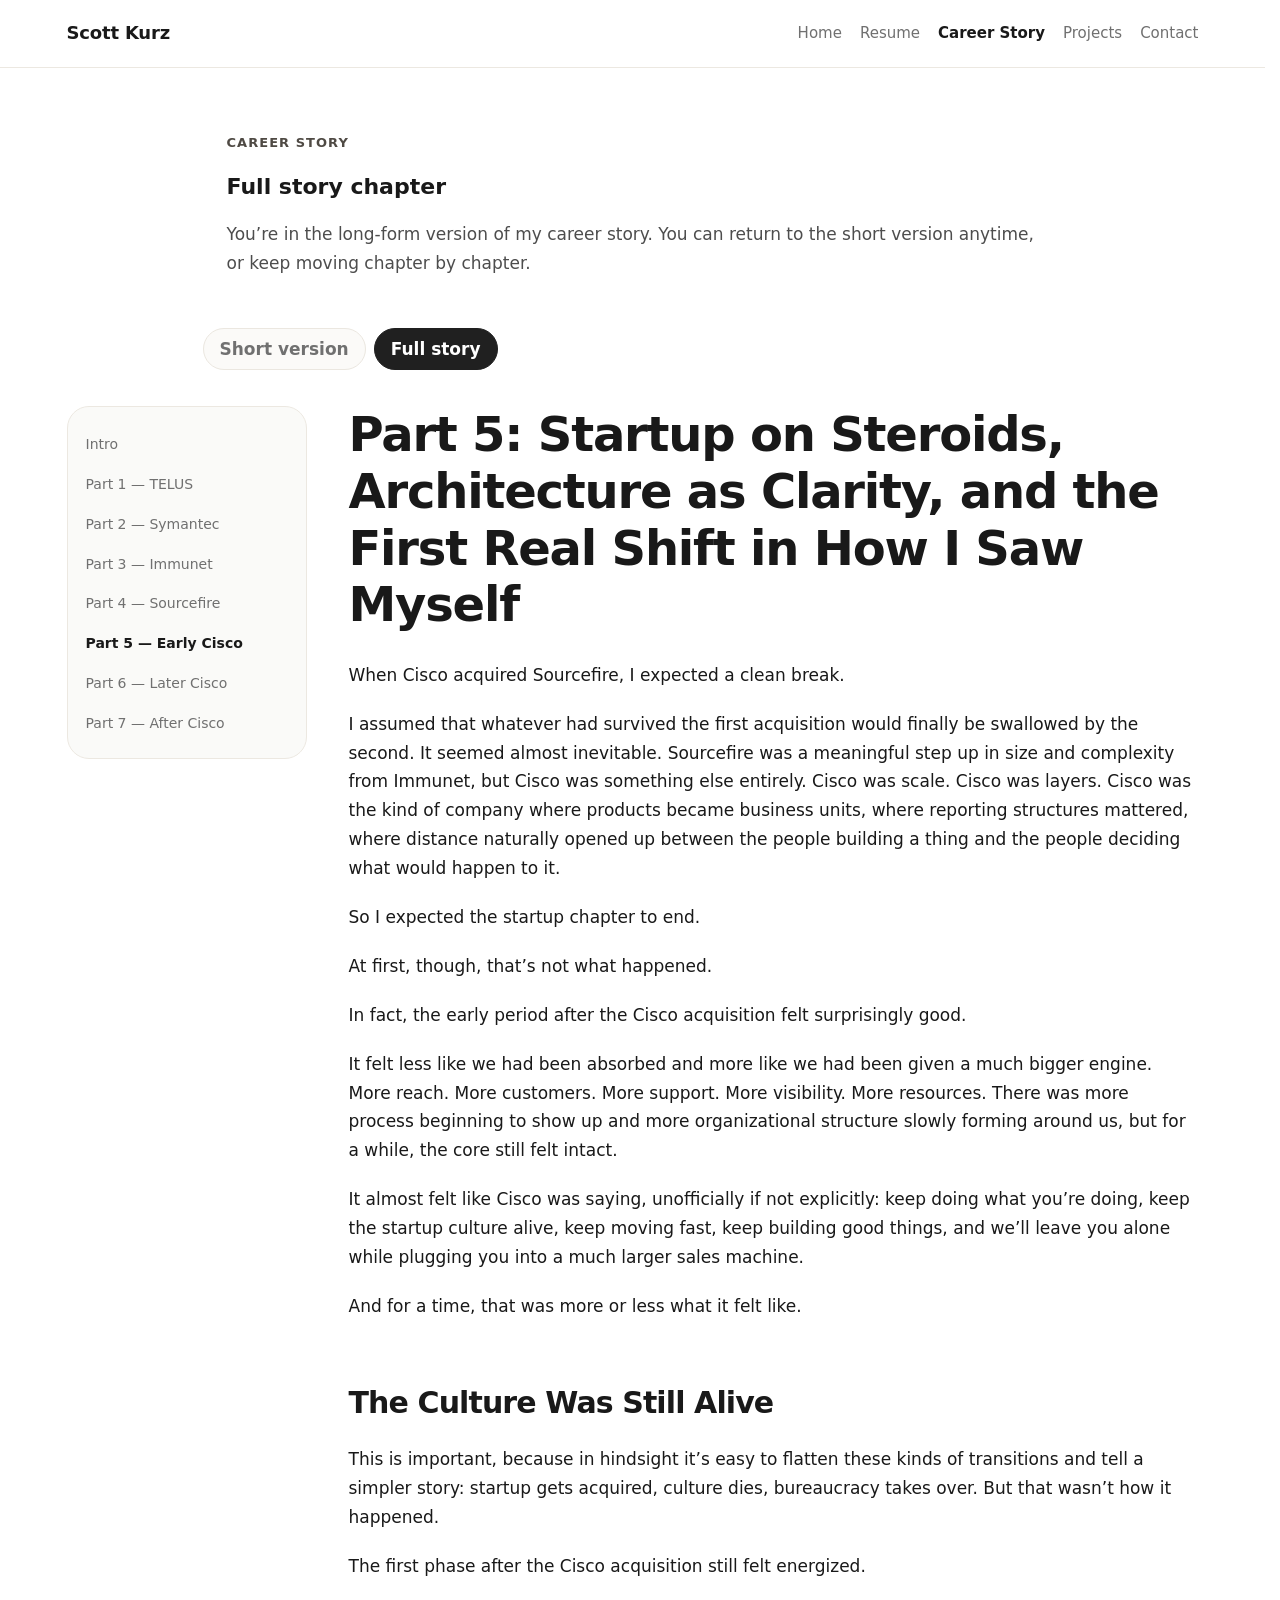
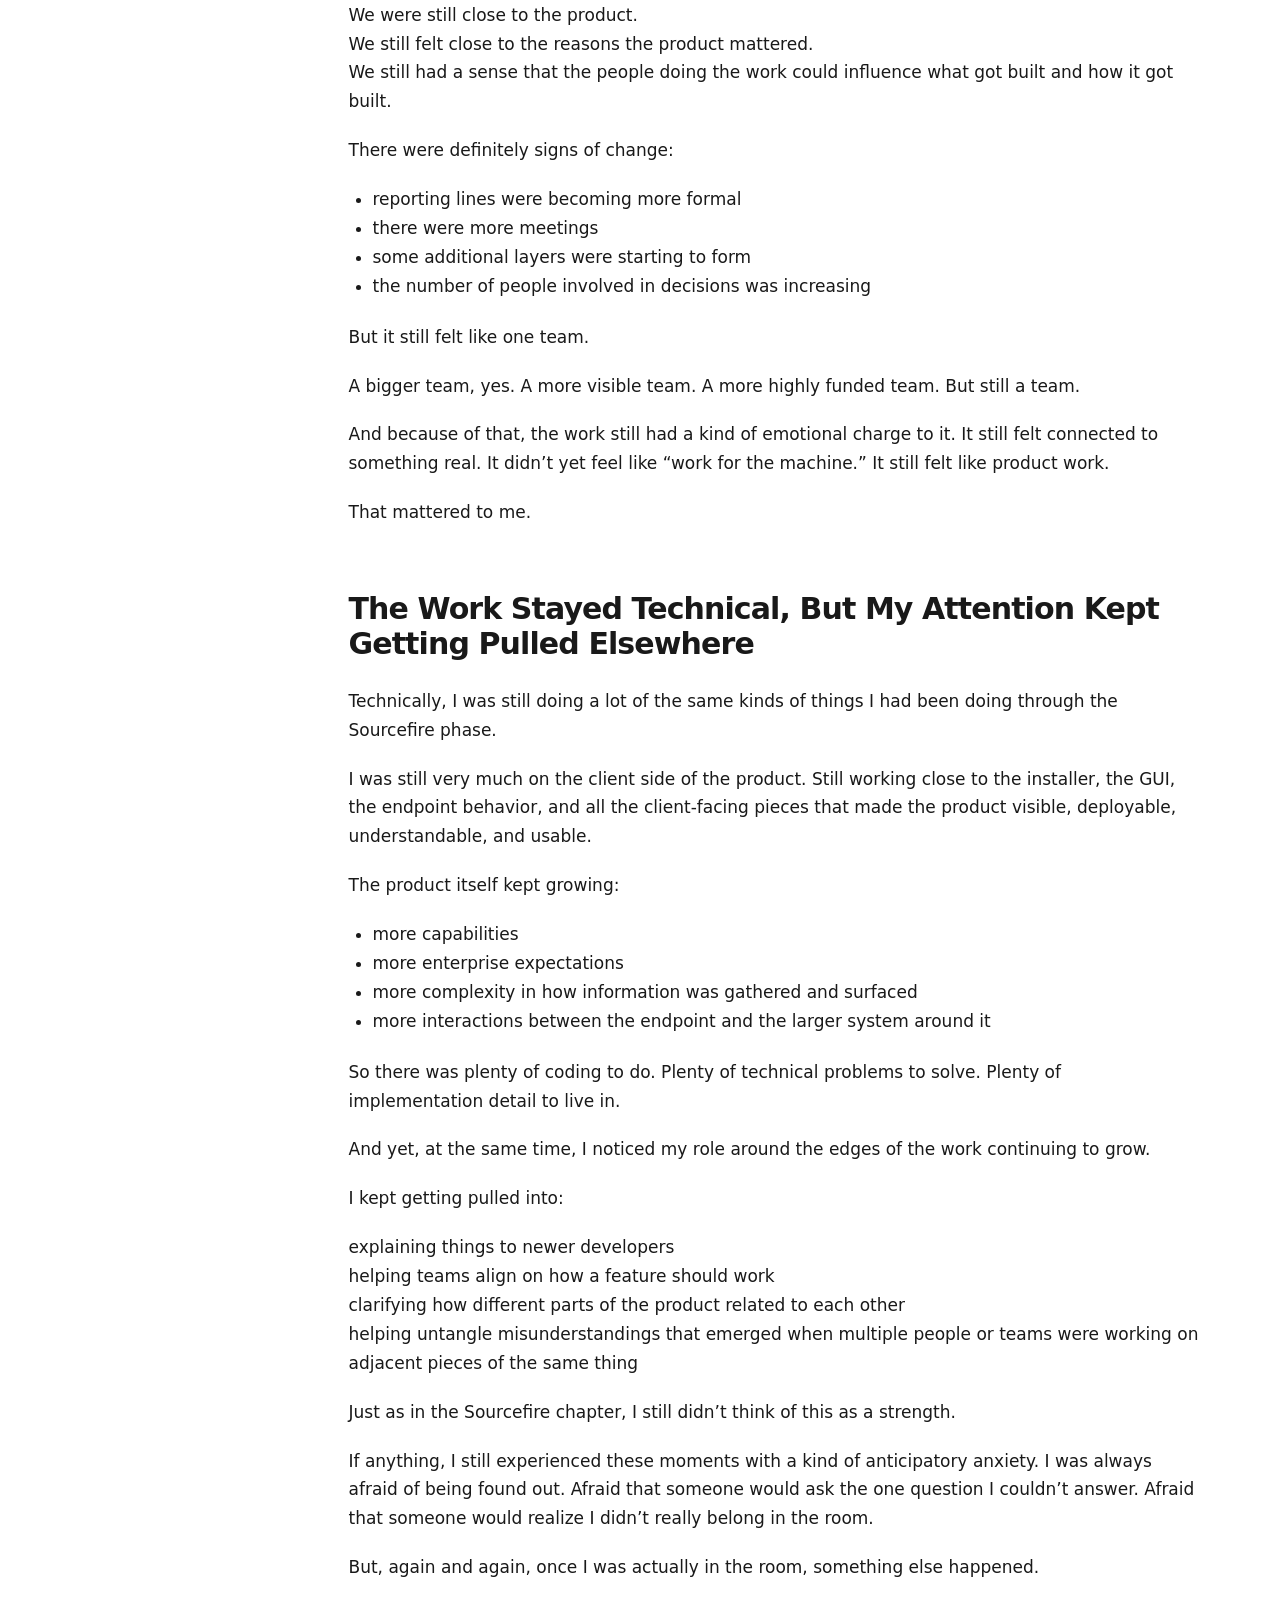
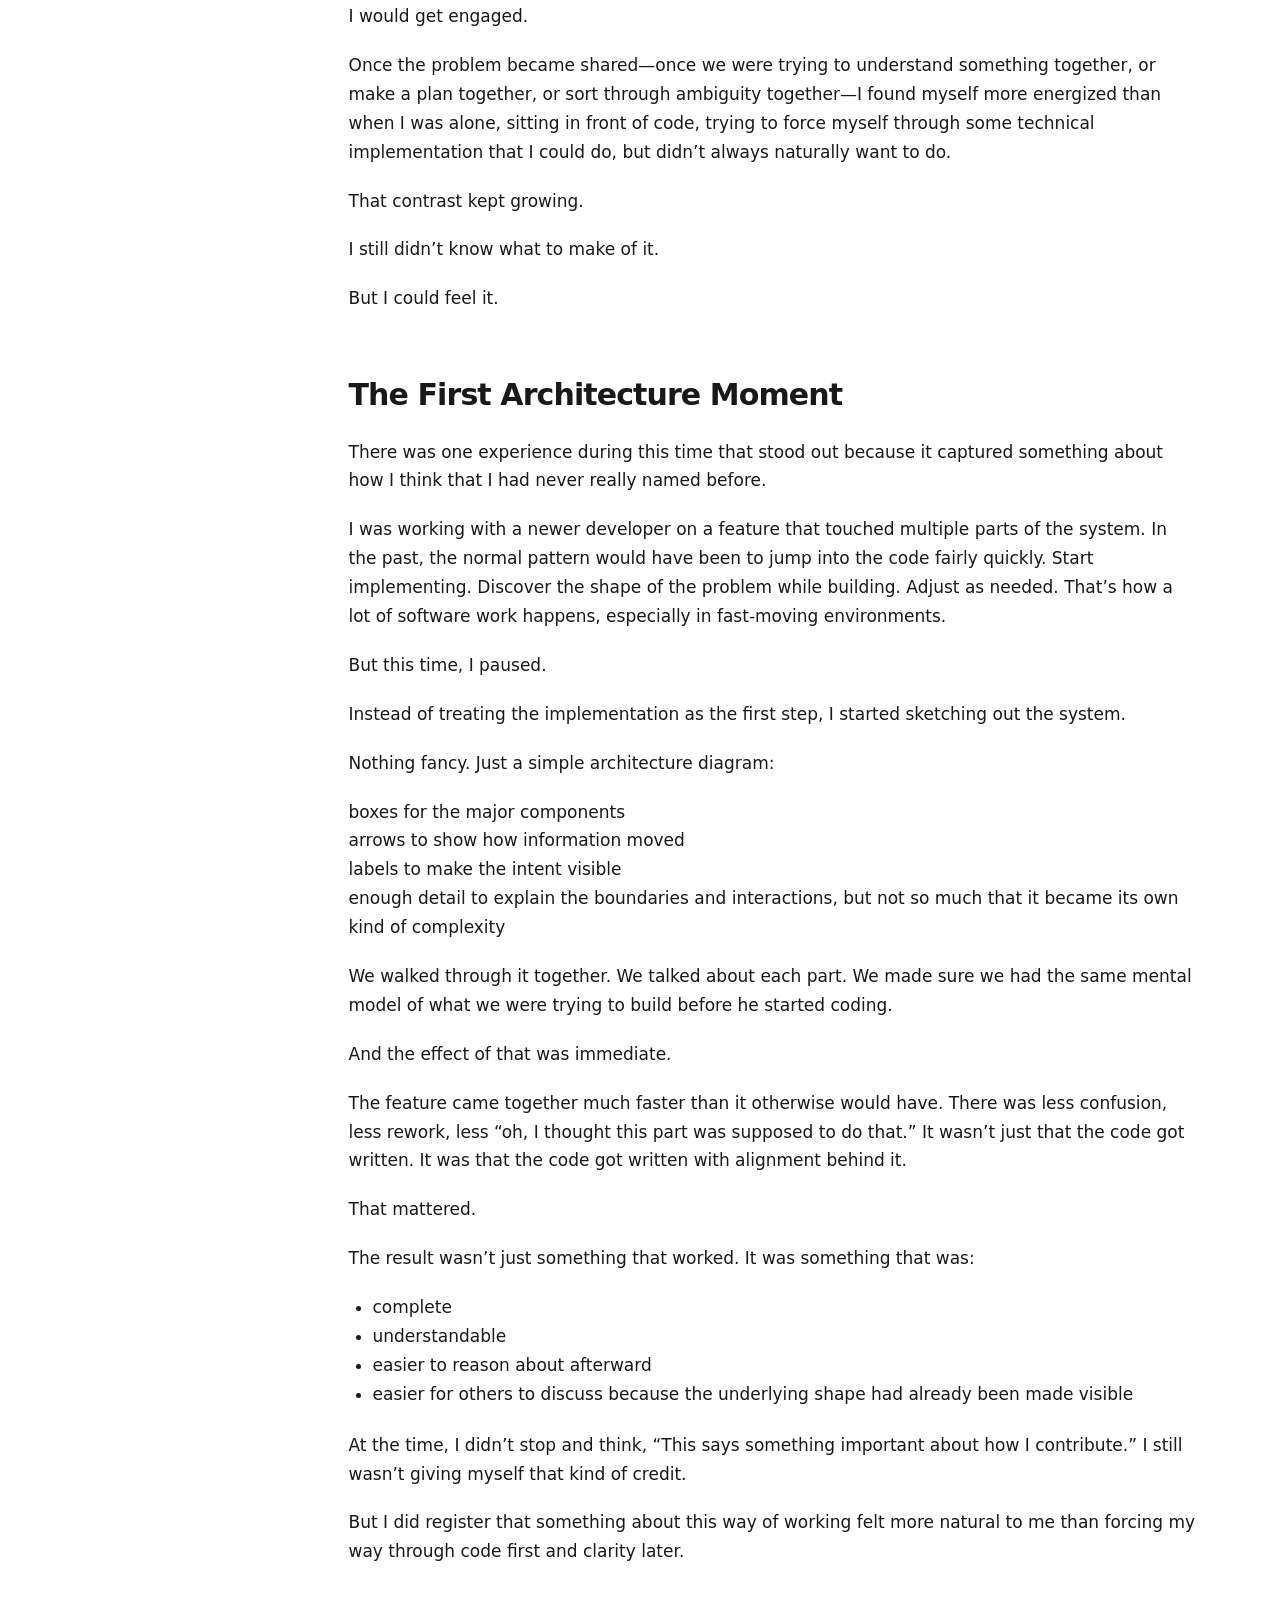
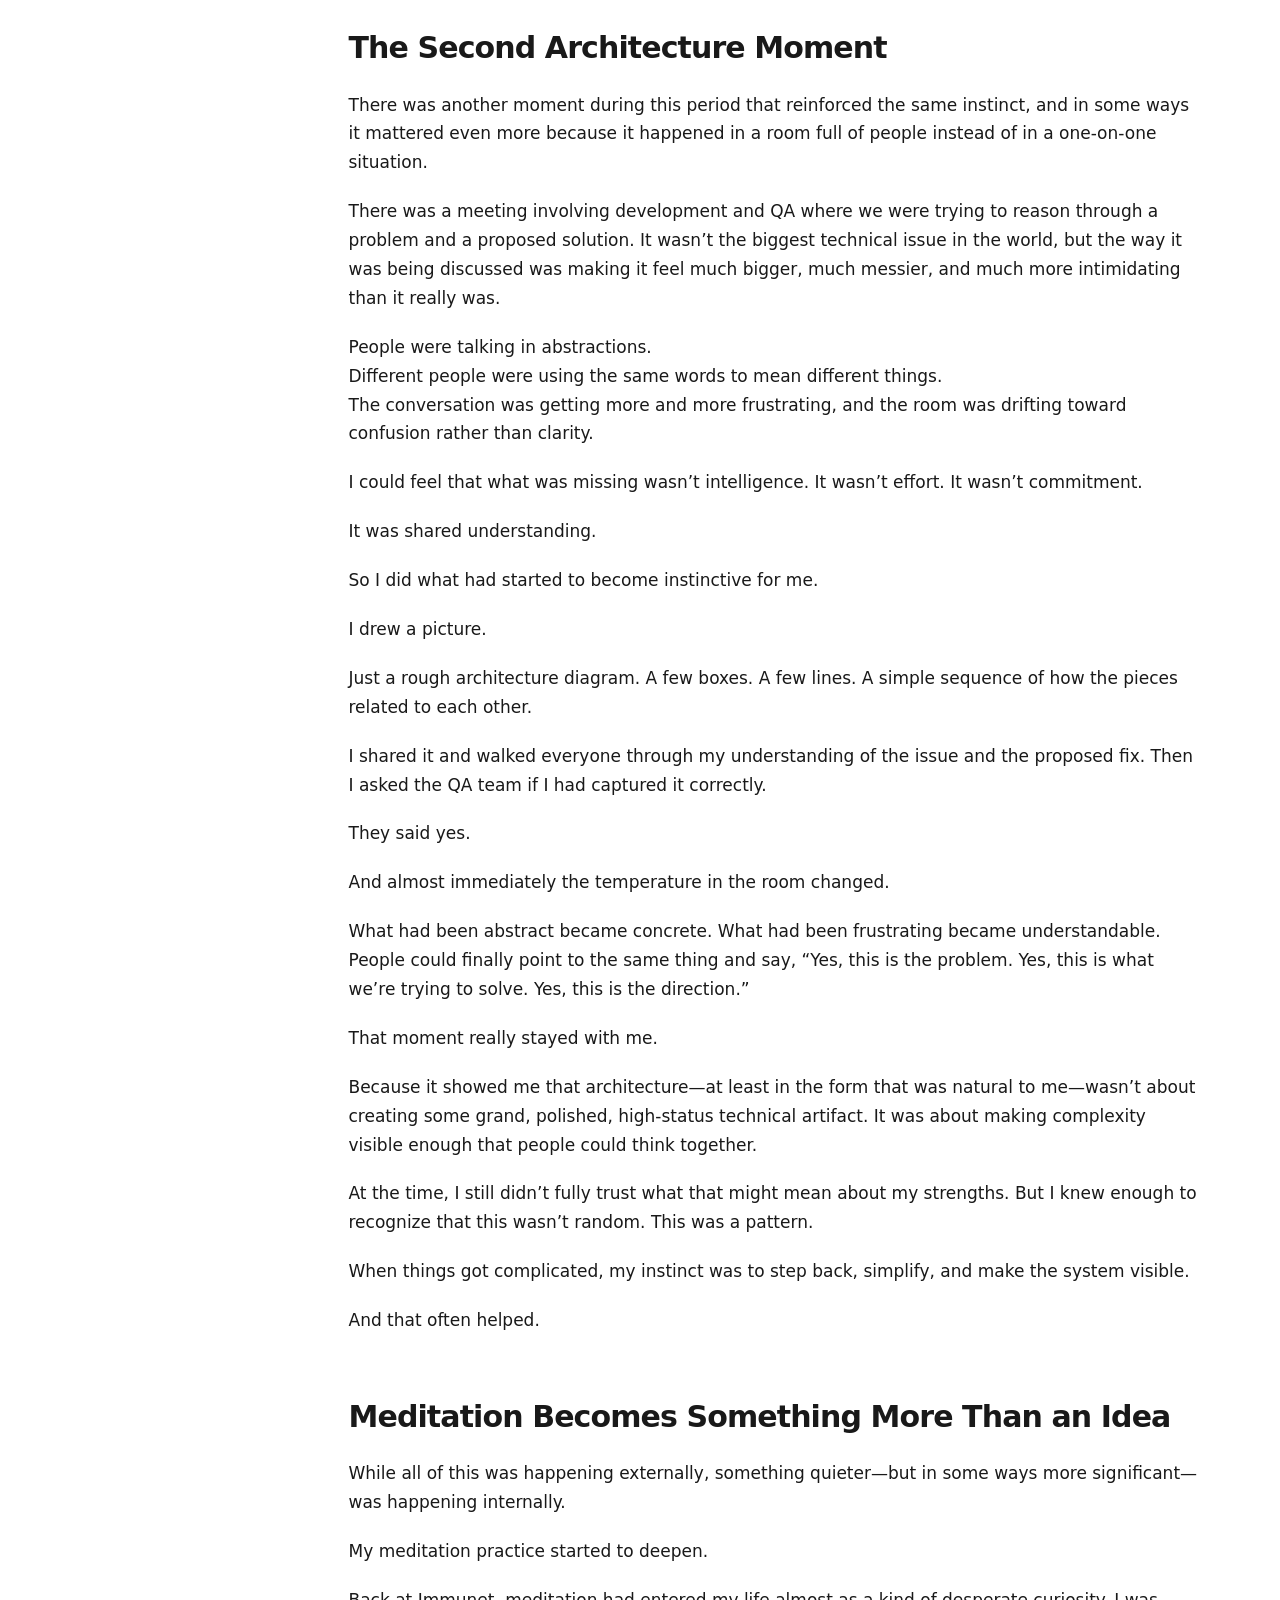
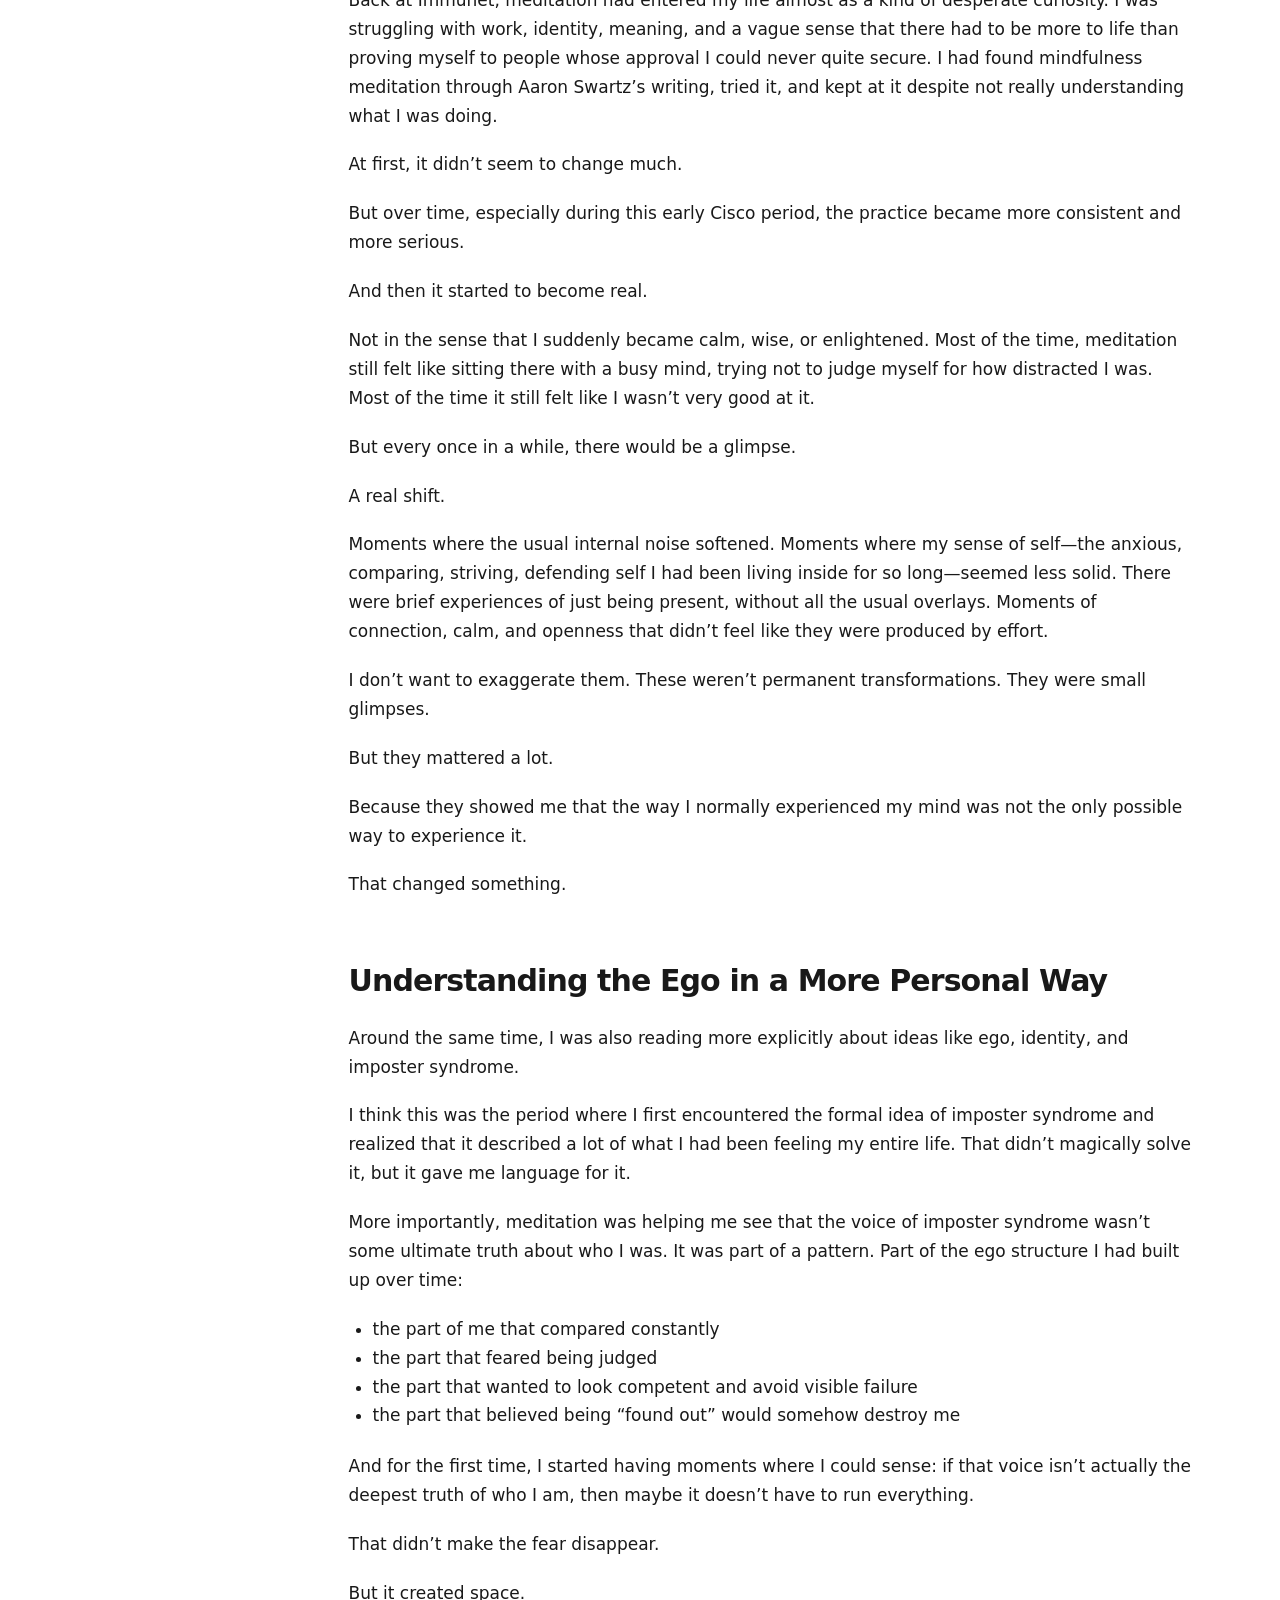
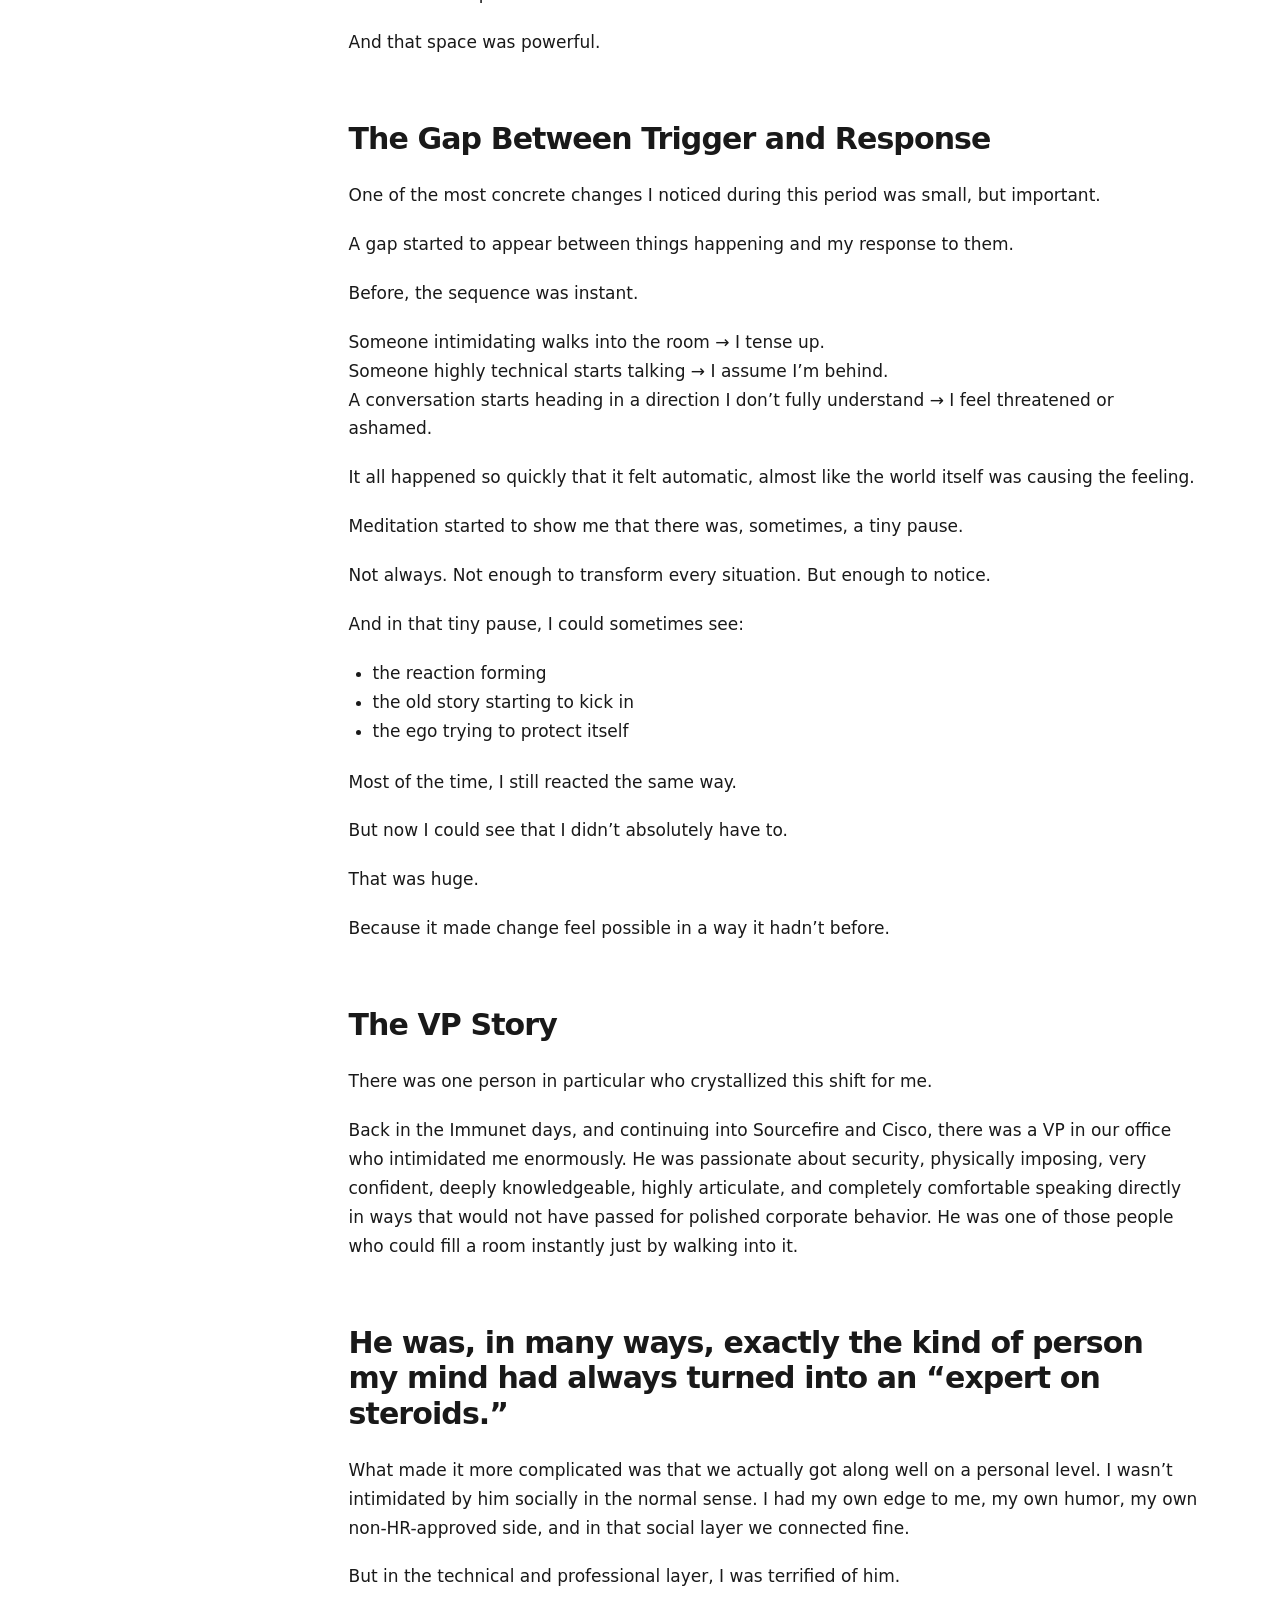
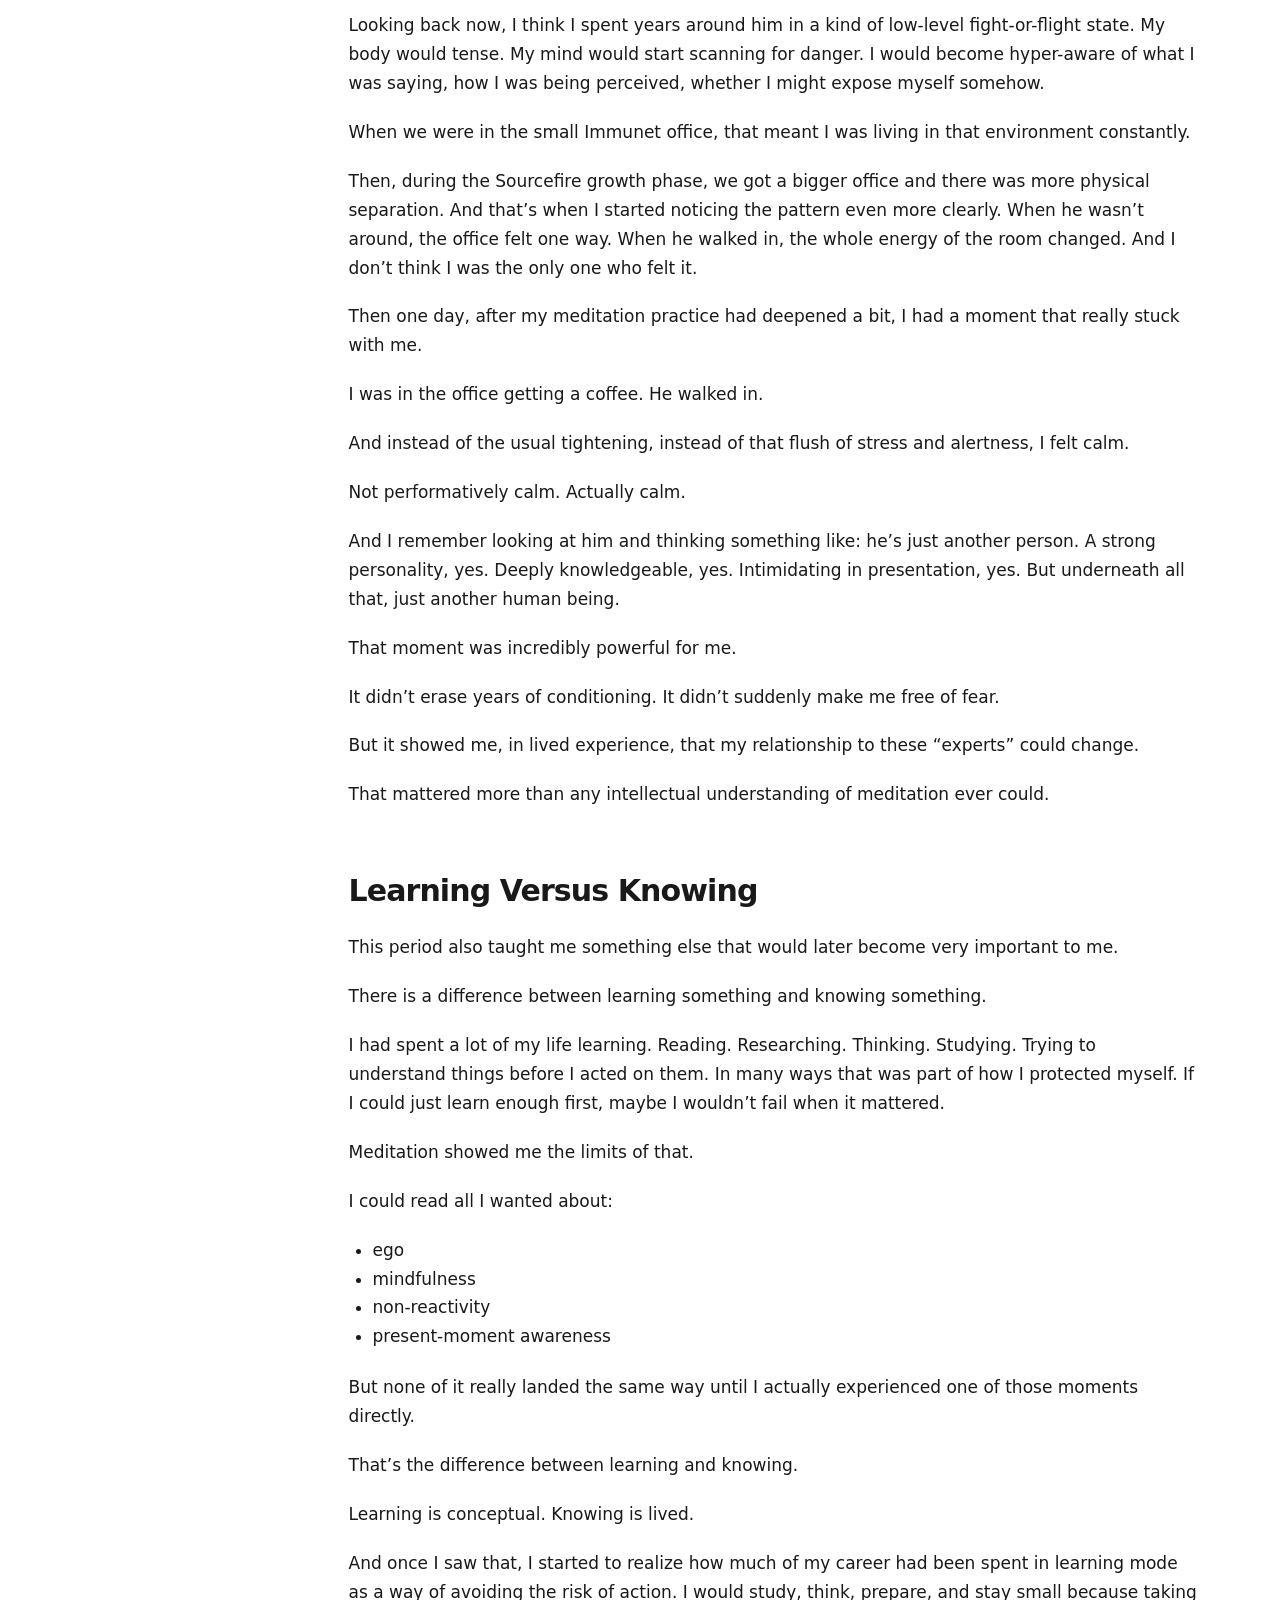
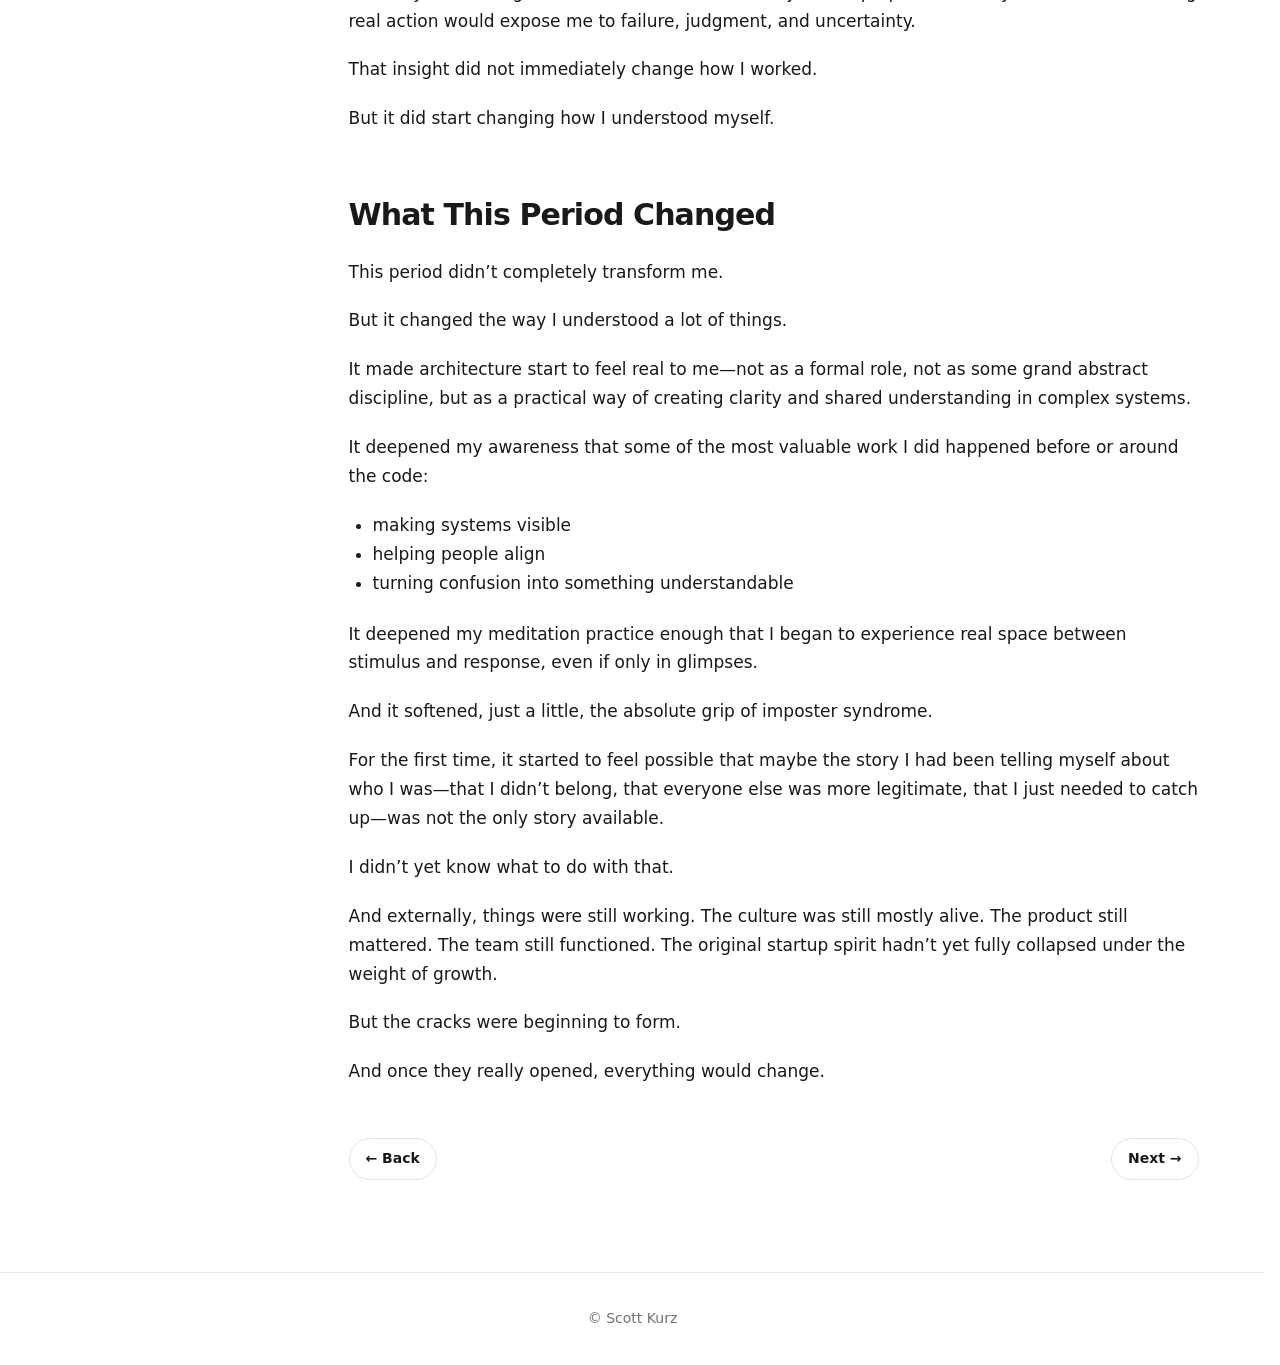
<file: story/part5.html>
<!doctype html>
<html lang="en">
<head>
<meta charset="utf-8">
<meta name="viewport" content="width=device-width, initial-scale=1">
<title>Part 5: Startup on Steroids, Architecture as Clarity, and the First Real Shift in How I Saw Myself | Scott Kurz</title>
<link rel="stylesheet" href="../styles.css">
</head>
<body>

<header class="site-header">
  <nav class="nav">
    <a class="brand" href="../index.html">Scott Kurz</a>
    <div class="nav-links">
      <a href="../index.html">Home</a>
      <a href="../resume.html">Resume</a>
      <a class="active" href="../career-story.html">Career Story</a>
      <a href="../projects.html">Projects</a>
      <a href="../contact.html">Contact</a>
    </div>
  </nav>
</header>

<main class="article expressive-page story-shell">
  <section class="story-bridge">
    <p class="section-label">Career Story</p>
    <p class="story-bridge-title">Full story chapter</p>
    <p class="story-bridge-copy">You’re in the long-form version of my career story. You can return to the short version anytime, or keep moving chapter by chapter.</p>
  </section>
</main>

<div class="story-tabs-bar">
  <div class="tabs">
    <button type="button" class="tab-button" onclick="location.href='../career-story.html'">Short version</button>
    <button type="button" class="tab-button active" onclick="location.href='../career-story.html?tab=full'">Full story</button>
  </div>
</div>

<div class="story-page-layout with-tabs">
<aside class="story-nav"><a class="story-nav-intro" href="../career-story.html?tab=full">Intro</a>
<a class="" href="part1.html">Part 1 — TELUS</a>
<a class="" href="part2.html">Part 2 — Symantec</a>
<a class="" href="part3.html">Part 3 — Immunet</a>
<a class="" href="part4.html">Part 4 — Sourcefire</a>
<a class="active" href="part5.html">Part 5 — Early Cisco</a>
<a class="" href="part6.html">Part 6 — Later Cisco</a>
<a class="" href="part7.html">Part 7 — After Cisco</a>
</aside>
<main class="story-main article">
<h1>Part 5: Startup on Steroids, Architecture as Clarity, and the First Real Shift in How I Saw Myself</h1>
<p>When Cisco acquired Sourcefire, I expected a clean break.</p>
<p>I assumed that whatever had survived the first acquisition would finally be swallowed by the second. It seemed almost inevitable. Sourcefire was a meaningful step up in size and complexity from Immunet, but Cisco was something else entirely. Cisco was scale. Cisco was layers. Cisco was the kind of company where products became business units, where reporting structures mattered, where distance naturally opened up between the people building a thing and the people deciding what would happen to it.</p>
<p>So I expected the startup chapter to end.</p>
<p>At first, though, that’s not what happened.</p>
<p>In fact, the early period after the Cisco acquisition felt surprisingly good.</p>
<p>It felt less like we had been absorbed and more like we had been given a much bigger engine. More reach. More customers. More support. More visibility. More resources. There was more process beginning to show up and more organizational structure slowly forming around us, but for a while, the core still felt intact.</p>
<p>It almost felt like Cisco was saying, unofficially if not explicitly: keep doing what you’re doing, keep the startup culture alive, keep moving fast, keep building good things, and we’ll leave you alone while plugging you into a much larger sales machine.</p>
<p>And for a time, that was more or less what it felt like.</p>
<h2>The Culture Was Still Alive</h2>
<p>This is important, because in hindsight it’s easy to flatten these kinds of transitions and tell a simpler story: startup gets acquired, culture dies, bureaucracy takes over. But that wasn’t how it happened.</p>
<p>The first phase after the Cisco acquisition still felt energized.</p>
<p>We were still close to the product.<br>We still felt close to the reasons the product mattered.<br>We still had a sense that the people doing the work could influence what got built and how it got built.</p>
<p>There were definitely signs of change:</p>
<ul>
  <li>reporting lines were becoming more formal</li>
  <li>there were more meetings</li>
  <li>some additional layers were starting to form</li>
  <li>the number of people involved in decisions was increasing</li>
</ul>
<p>But it still felt like one team.</p>
<p>A bigger team, yes. A more visible team. A more highly funded team. But still a team.</p>
<p>And because of that, the work still had a kind of emotional charge to it. It still felt connected to something real. It didn’t yet feel like “work for the machine.” It still felt like product work.</p>
<p>That mattered to me.</p>
<h2>The Work Stayed Technical, But My Attention Kept Getting Pulled Elsewhere</h2>
<p>Technically, I was still doing a lot of the same kinds of things I had been doing through the Sourcefire phase.</p>
<p>I was still very much on the client side of the product. Still working close to the installer, the GUI, the endpoint behavior, and all the client-facing pieces that made the product visible, deployable, understandable, and usable.</p>
<p>The product itself kept growing:</p>
<ul>
  <li>more capabilities</li>
  <li>more enterprise expectations</li>
  <li>more complexity in how information was gathered and surfaced</li>
  <li>more interactions between the endpoint and the larger system around it</li>
</ul>
<p>So there was plenty of coding to do. Plenty of technical problems to solve. Plenty of implementation detail to live in.</p>
<p>And yet, at the same time, I noticed my role around the edges of the work continuing to grow.</p>
<p>I kept getting pulled into:</p>
<p>explaining things to newer developers<br>helping teams align on how a feature should work<br>clarifying how different parts of the product related to each other<br>helping untangle misunderstandings that emerged when multiple people or teams were working on adjacent pieces of the same thing</p>
<p>Just as in the Sourcefire chapter, I still didn’t think of this as a strength.</p>
<p>If anything, I still experienced these moments with a kind of anticipatory anxiety. I was always afraid of being found out. Afraid that someone would ask the one question I couldn’t answer. Afraid that someone would realize I didn’t really belong in the room.</p>
<p>But, again and again, once I was actually in the room, something else happened.</p>
<p>I would get engaged.</p>
<p>Once the problem became shared—once we were trying to understand something together, or make a plan together, or sort through ambiguity together—I found myself more energized than when I was alone, sitting in front of code, trying to force myself through some technical implementation that I could do, but didn’t always naturally want to do.</p>
<p>That contrast kept growing.</p>
<p>I still didn’t know what to make of it.</p>
<p>But I could feel it.</p>
<h2>The First Architecture Moment</h2>
<p>There was one experience during this time that stood out because it captured something about how I think that I had never really named before.</p>
<p>I was working with a newer developer on a feature that touched multiple parts of the system. In the past, the normal pattern would have been to jump into the code fairly quickly. Start implementing. Discover the shape of the problem while building. Adjust as needed. That’s how a lot of software work happens, especially in fast-moving environments.</p>
<p>But this time, I paused.</p>
<p>Instead of treating the implementation as the first step, I started sketching out the system.</p>
<p>Nothing fancy. Just a simple architecture diagram:</p>
<p>boxes for the major components<br>arrows to show how information moved<br>labels to make the intent visible<br>enough detail to explain the boundaries and interactions, but not so much that it became its own kind of complexity</p>
<p>We walked through it together. We talked about each part. We made sure we had the same mental model of what we were trying to build before he started coding.</p>
<p>And the effect of that was immediate.</p>
<p>The feature came together much faster than it otherwise would have. There was less confusion, less rework, less “oh, I thought this part was supposed to do that.” It wasn’t just that the code got written. It was that the code got written with alignment behind it.</p>
<p>That mattered.</p>
<p>The result wasn’t just something that worked. It was something that was:</p>
<ul>
  <li>complete</li>
  <li>understandable</li>
  <li>easier to reason about afterward</li>
  <li>easier for others to discuss because the underlying shape had already been made visible</li>
</ul>
<p>At the time, I didn’t stop and think, “This says something important about how I contribute.” I still wasn’t giving myself that kind of credit.</p>
<p>But I did register that something about this way of working felt more natural to me than forcing my way through code first and clarity later.</p>
<h2>The Second Architecture Moment</h2>
<p>There was another moment during this period that reinforced the same instinct, and in some ways it mattered even more because it happened in a room full of people instead of in a one-on-one situation.</p>
<p>There was a meeting involving development and QA where we were trying to reason through a problem and a proposed solution. It wasn’t the biggest technical issue in the world, but the way it was being discussed was making it feel much bigger, much messier, and much more intimidating than it really was.</p>
<p>People were talking in abstractions.<br>Different people were using the same words to mean different things.<br>The conversation was getting more and more frustrating, and the room was drifting toward confusion rather than clarity.</p>
<p>I could feel that what was missing wasn’t intelligence. It wasn’t effort. It wasn’t commitment.</p>
<p>It was shared understanding.</p>
<p>So I did what had started to become instinctive for me.</p>
<p>I drew a picture.</p>
<p>Just a rough architecture diagram. A few boxes. A few lines. A simple sequence of how the pieces related to each other.</p>
<p>I shared it and walked everyone through my understanding of the issue and the proposed fix. Then I asked the QA team if I had captured it correctly.</p>
<p>They said yes.</p>
<p>And almost immediately the temperature in the room changed.</p>
<p>What had been abstract became concrete. What had been frustrating became understandable. People could finally point to the same thing and say, “Yes, this is the problem. Yes, this is what we’re trying to solve. Yes, this is the direction.”</p>
<p>That moment really stayed with me.</p>
<p>Because it showed me that architecture—at least in the form that was natural to me—wasn’t about creating some grand, polished, high-status technical artifact. It was about making complexity visible enough that people could think together.</p>
<p>At the time, I still didn’t fully trust what that might mean about my strengths. But I knew enough to recognize that this wasn’t random. This was a pattern.</p>
<p>When things got complicated, my instinct was to step back, simplify, and make the system visible.</p>
<p>And that often helped.</p>
<h2>Meditation Becomes Something More Than an Idea</h2>
<p>While all of this was happening externally, something quieter—but in some ways more significant—was happening internally.</p>
<p>My meditation practice started to deepen.</p>
<p>Back at Immunet, meditation had entered my life almost as a kind of desperate curiosity. I was struggling with work, identity, meaning, and a vague sense that there had to be more to life than proving myself to people whose approval I could never quite secure. I had found mindfulness meditation through Aaron Swartz’s writing, tried it, and kept at it despite not really understanding what I was doing.</p>
<p>At first, it didn’t seem to change much.</p>
<p>But over time, especially during this early Cisco period, the practice became more consistent and more serious.</p>
<p>And then it started to become real.</p>
<p>Not in the sense that I suddenly became calm, wise, or enlightened. Most of the time, meditation still felt like sitting there with a busy mind, trying not to judge myself for how distracted I was. Most of the time it still felt like I wasn’t very good at it.</p>
<p>But every once in a while, there would be a glimpse.</p>
<p>A real shift.</p>
<p>Moments where the usual internal noise softened. Moments where my sense of self—the anxious, comparing, striving, defending self I had been living inside for so long—seemed less solid. There were brief experiences of just being present, without all the usual overlays. Moments of connection, calm, and openness that didn’t feel like they were produced by effort.</p>
<p>I don’t want to exaggerate them. These weren’t permanent transformations. They were small glimpses.</p>
<p>But they mattered a lot.</p>
<p>Because they showed me that the way I normally experienced my mind was not the only possible way to experience it.</p>
<p>That changed something.</p>
<h2>Understanding the Ego in a More Personal Way</h2>
<p>Around the same time, I was also reading more explicitly about ideas like ego, identity, and imposter syndrome.</p>
<p>I think this was the period where I first encountered the formal idea of imposter syndrome and realized that it described a lot of what I had been feeling my entire life. That didn’t magically solve it, but it gave me language for it.</p>
<p>More importantly, meditation was helping me see that the voice of imposter syndrome wasn’t some ultimate truth about who I was. It was part of a pattern. Part of the ego structure I had built up over time:</p>
<ul>
  <li>the part of me that compared constantly</li>
  <li>the part that feared being judged</li>
  <li>the part that wanted to look competent and avoid visible failure</li>
  <li>the part that believed being “found out” would somehow destroy me</li>
</ul>
<p>And for the first time, I started having moments where I could sense: if that voice isn’t actually the deepest truth of who I am, then maybe it doesn’t have to run everything.</p>
<p>That didn’t make the fear disappear.</p>
<p>But it created space.</p>
<p>And that space was powerful.</p>
<h2>The Gap Between Trigger and Response</h2>
<p>One of the most concrete changes I noticed during this period was small, but important.</p>
<p>A gap started to appear between things happening and my response to them.</p>
<p>Before, the sequence was instant.</p>
<p>Someone intimidating walks into the room → I tense up.<br>Someone highly technical starts talking → I assume I’m behind.<br>A conversation starts heading in a direction I don’t fully understand → I feel threatened or ashamed.</p>
<p>It all happened so quickly that it felt automatic, almost like the world itself was causing the feeling.</p>
<p>Meditation started to show me that there was, sometimes, a tiny pause.</p>
<p>Not always. Not enough to transform every situation. But enough to notice.</p>
<p>And in that tiny pause, I could sometimes see:</p>
<ul>
  <li>the reaction forming</li>
  <li>the old story starting to kick in</li>
  <li>the ego trying to protect itself</li>
</ul>
<p>Most of the time, I still reacted the same way.</p>
<p>But now I could see that I didn’t absolutely have to.</p>
<p>That was huge.</p>
<p>Because it made change feel possible in a way it hadn’t before.</p>
<h2>The VP Story</h2>
<p>There was one person in particular who crystallized this shift for me.</p>
<p>Back in the Immunet days, and continuing into Sourcefire and Cisco, there was a VP in our office who intimidated me enormously. He was passionate about security, physically imposing, very confident, deeply knowledgeable, highly articulate, and completely comfortable speaking directly in ways that would not have passed for polished corporate behavior. He was one of those people who could fill a room instantly just by walking into it.</p>
<h2>He was, in many ways, exactly the kind of person my mind had always turned into an “expert on steroids.”</h2>
<p>What made it more complicated was that we actually got along well on a personal level. I wasn’t intimidated by him socially in the normal sense. I had my own edge to me, my own humor, my own non-HR-approved side, and in that social layer we connected fine.</p>
<p>But in the technical and professional layer, I was terrified of him.</p>
<p>Looking back now, I think I spent years around him in a kind of low-level fight-or-flight state. My body would tense. My mind would start scanning for danger. I would become hyper-aware of what I was saying, how I was being perceived, whether I might expose myself somehow.</p>
<p>When we were in the small Immunet office, that meant I was living in that environment constantly.</p>
<p>Then, during the Sourcefire growth phase, we got a bigger office and there was more physical separation. And that’s when I started noticing the pattern even more clearly. When he wasn’t around, the office felt one way. When he walked in, the whole energy of the room changed. And I don’t think I was the only one who felt it.</p>
<p>Then one day, after my meditation practice had deepened a bit, I had a moment that really stuck with me.</p>
<p>I was in the office getting a coffee. He walked in.</p>
<p>And instead of the usual tightening, instead of that flush of stress and alertness, I felt calm.</p>
<p>Not performatively calm. Actually calm.</p>
<p>And I remember looking at him and thinking something like: he’s just another person. A strong personality, yes. Deeply knowledgeable, yes. Intimidating in presentation, yes. But underneath all that, just another human being.</p>
<p>That moment was incredibly powerful for me.</p>
<p>It didn’t erase years of conditioning. It didn’t suddenly make me free of fear.</p>
<p>But it showed me, in lived experience, that my relationship to these “experts” could change.</p>
<p>That mattered more than any intellectual understanding of meditation ever could.</p>
<h2>Learning Versus Knowing</h2>
<p>This period also taught me something else that would later become very important to me.</p>
<p>There is a difference between learning something and knowing something.</p>
<p>I had spent a lot of my life learning. Reading. Researching. Thinking. Studying. Trying to understand things before I acted on them. In many ways that was part of how I protected myself. If I could just learn enough first, maybe I wouldn’t fail when it mattered.</p>
<p>Meditation showed me the limits of that.</p>
<p>I could read all I wanted about:</p>
<ul>
  <li>ego</li>
  <li>mindfulness</li>
  <li>non-reactivity</li>
  <li>present-moment awareness</li>
</ul>
<p>But none of it really landed the same way until I actually experienced one of those moments directly.</p>
<p>That’s the difference between learning and knowing.</p>
<p>Learning is conceptual. Knowing is lived.</p>
<p>And once I saw that, I started to realize how much of my career had been spent in learning mode as a way of avoiding the risk of action. I would study, think, prepare, and stay small because taking real action would expose me to failure, judgment, and uncertainty.</p>
<p>That insight did not immediately change how I worked.</p>
<p>But it did start changing how I understood myself.</p>
<h2>What This Period Changed</h2>
<p>This period didn’t completely transform me.</p>
<p>But it changed the way I understood a lot of things.</p>
<p>It made architecture start to feel real to me—not as a formal role, not as some grand abstract discipline, but as a practical way of creating clarity and shared understanding in complex systems.</p>
<p>It deepened my awareness that some of the most valuable work I did happened before or around the code:</p>
<ul>
  <li>making systems visible</li>
  <li>helping people align</li>
  <li>turning confusion into something understandable</li>
</ul>
<p>It deepened my meditation practice enough that I began to experience real space between stimulus and response, even if only in glimpses.</p>
<p>And it softened, just a little, the absolute grip of imposter syndrome.</p>
<p>For the first time, it started to feel possible that maybe the story I had been telling myself about who I was—that I didn’t belong, that everyone else was more legitimate, that I just needed to catch up—was not the only story available.</p>
<p>I didn’t yet know what to do with that.</p>
<p>And externally, things were still working. The culture was still mostly alive. The product still mattered. The team still functioned. The original startup spirit hadn’t yet fully collapsed under the weight of growth.</p>
<p>But the cracks were beginning to form.</p>
<p>And once they really opened, everything would change.</p>

<nav class="story-pagination" aria-label="Story navigation">
  <a class="button-link" href="part4.html">&larr; Back</a>
  <a class="button-link" href="part6.html">Next &rarr;</a>
</nav>
</main>
</div>
<script>
const storyNavQuery = window.matchMedia('(max-width: 850px)');

function setStoryNavCollapsed(nav, toggle, collapsed) {
  nav.classList.toggle('is-collapsed', collapsed);
  toggle.setAttribute('aria-expanded', String(!collapsed));
  toggle.setAttribute('aria-label', collapsed ? 'Expand series navigation' : 'Collapse series navigation');
}

document.querySelectorAll('.story-nav').forEach(nav => {
  const toggle = document.createElement('button');
  toggle.type = 'button';
  toggle.className = 'story-nav-toggle';
  toggle.innerHTML = '<span class="story-nav-toggle-label">Chapters</span><span class="story-nav-toggle-icon" aria-hidden="true"><span></span><span></span><span></span></span>';

  const inner = document.createElement('div');
  inner.className = 'story-nav-inner';
  while (nav.firstChild) {
    inner.appendChild(nav.firstChild);
  }

  nav.appendChild(toggle);
  nav.appendChild(inner);

  setStoryNavCollapsed(nav, toggle, storyNavQuery.matches);

  toggle.addEventListener('click', () => {
    setStoryNavCollapsed(nav, toggle, !toggle.getAttribute('aria-expanded') || toggle.getAttribute('aria-expanded') === 'true');
  });

  const handleChange = event => {
    setStoryNavCollapsed(nav, toggle, event.matches);
  };

  if (typeof storyNavQuery.addEventListener === 'function') {
    storyNavQuery.addEventListener('change', handleChange);
  } else {
    storyNavQuery.addListener(handleChange);
  }
});
</script>
<footer class="footer">© Scott Kurz</footer>
</body>
</html>
</file>
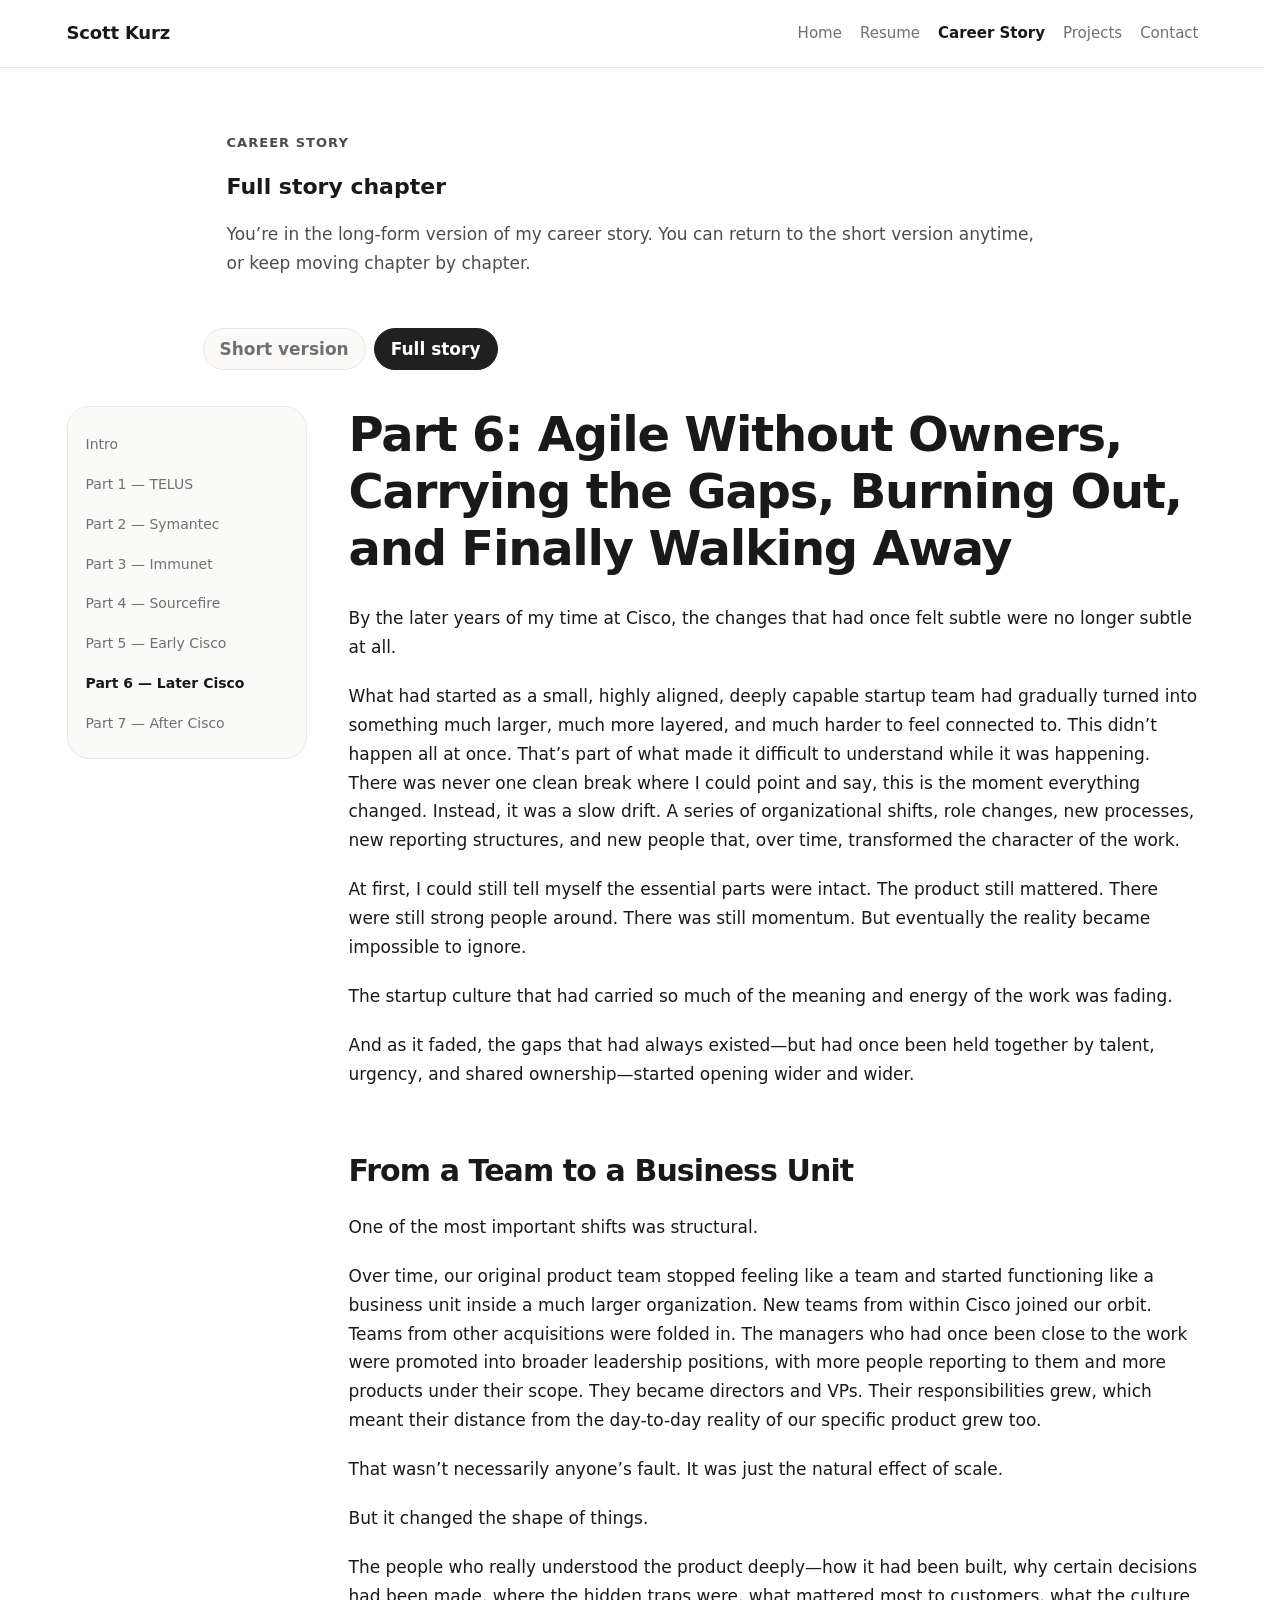
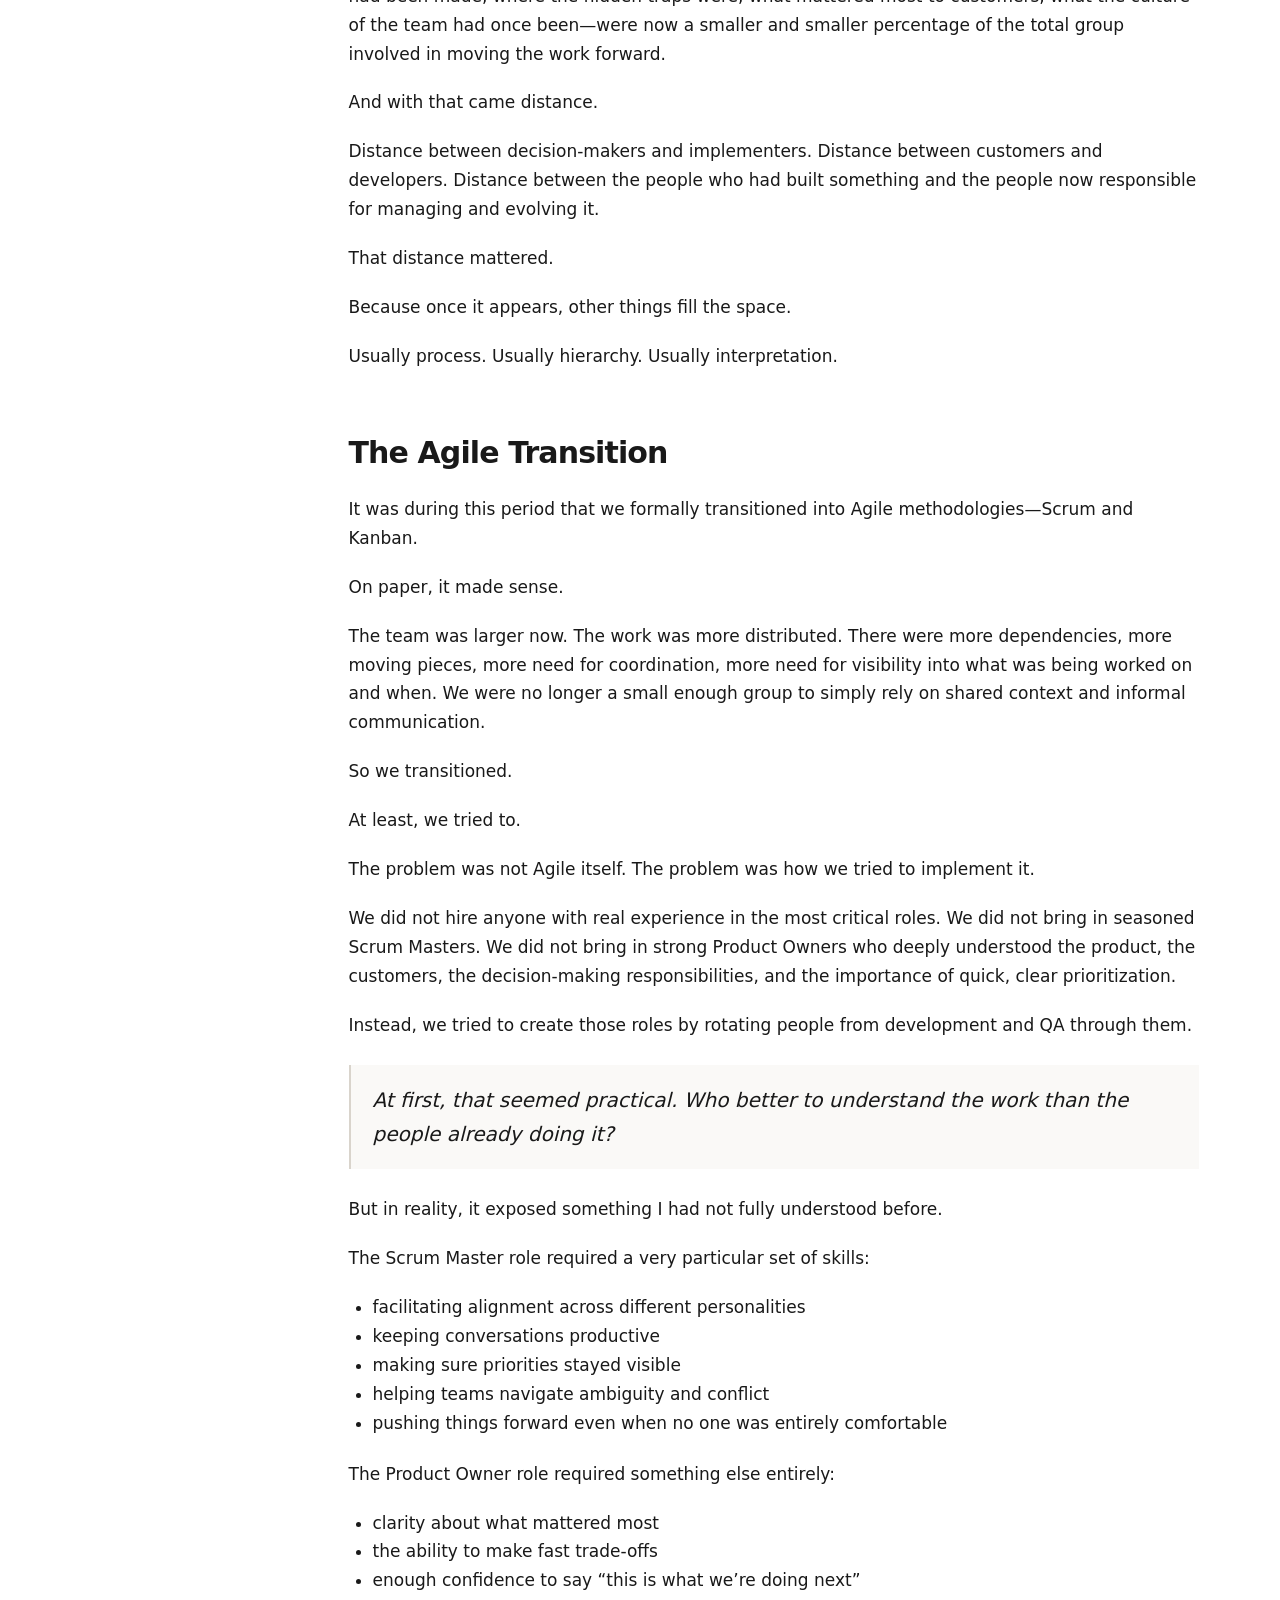
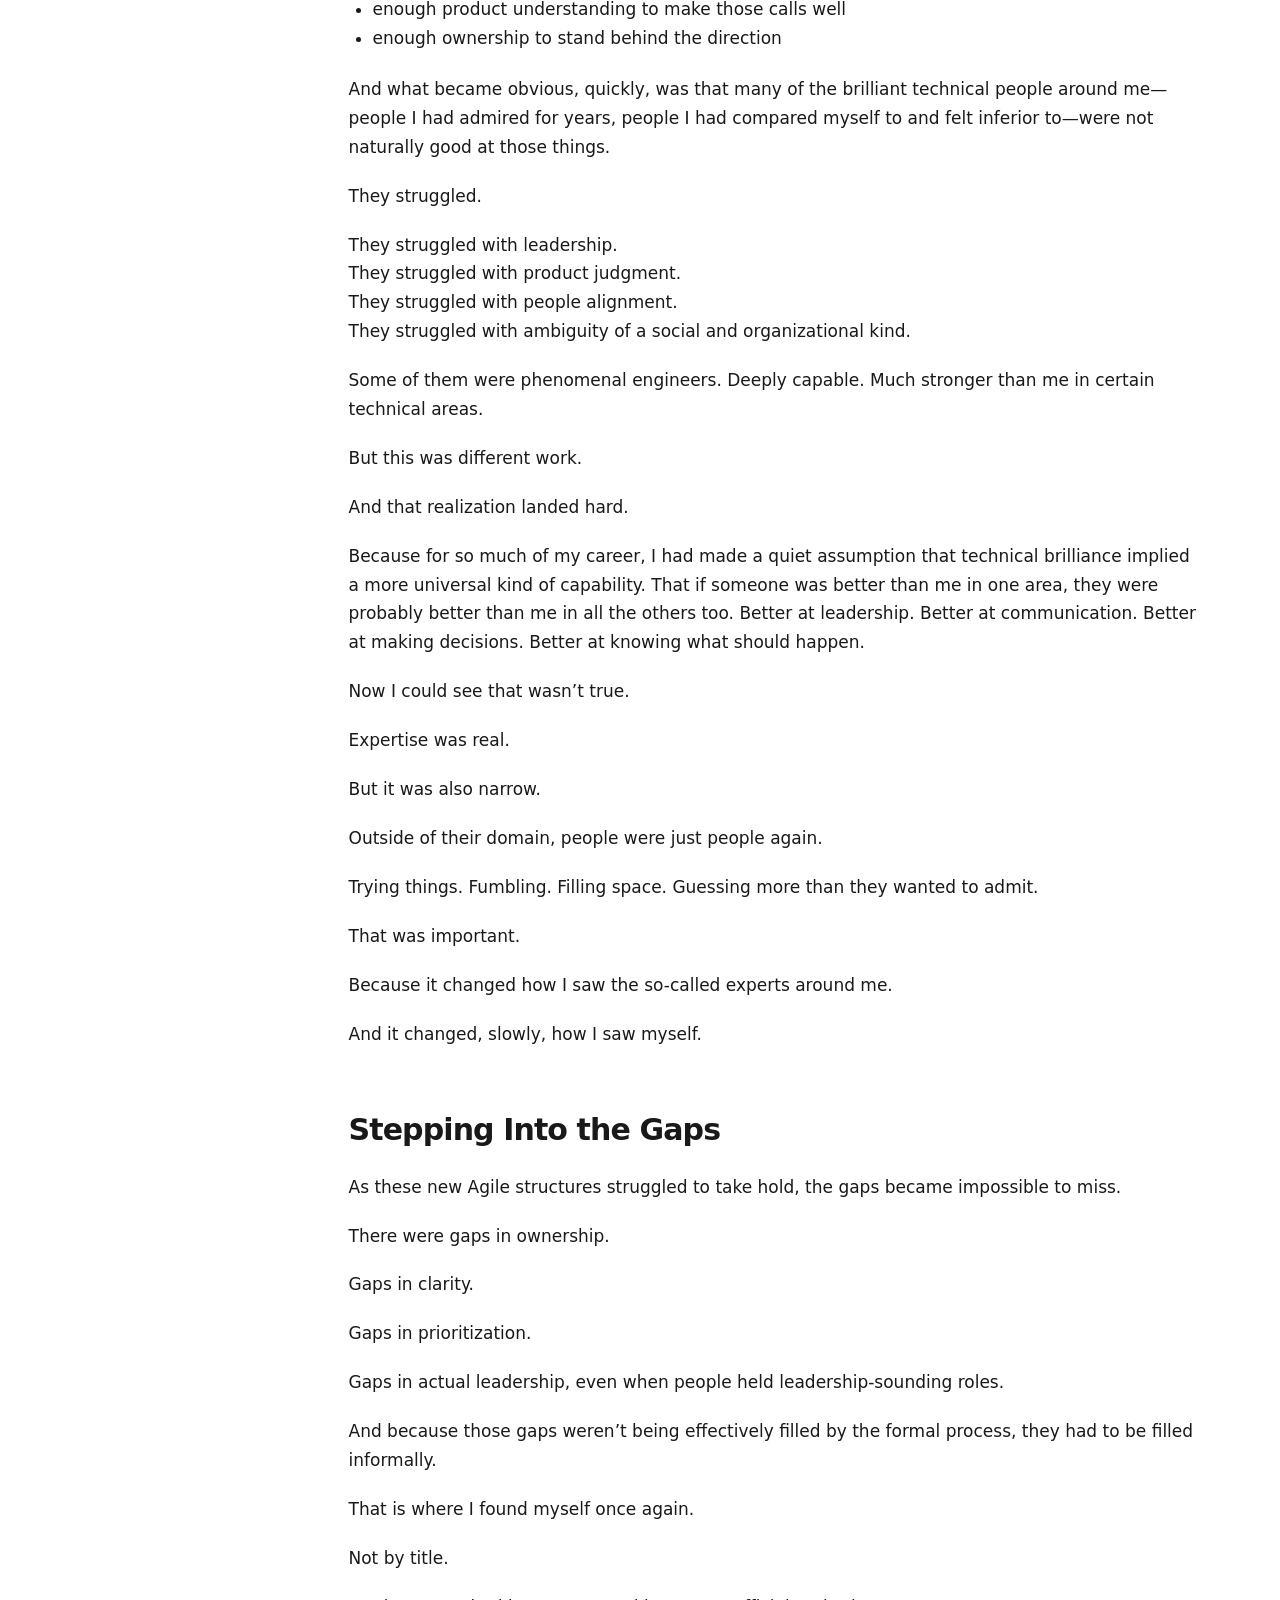
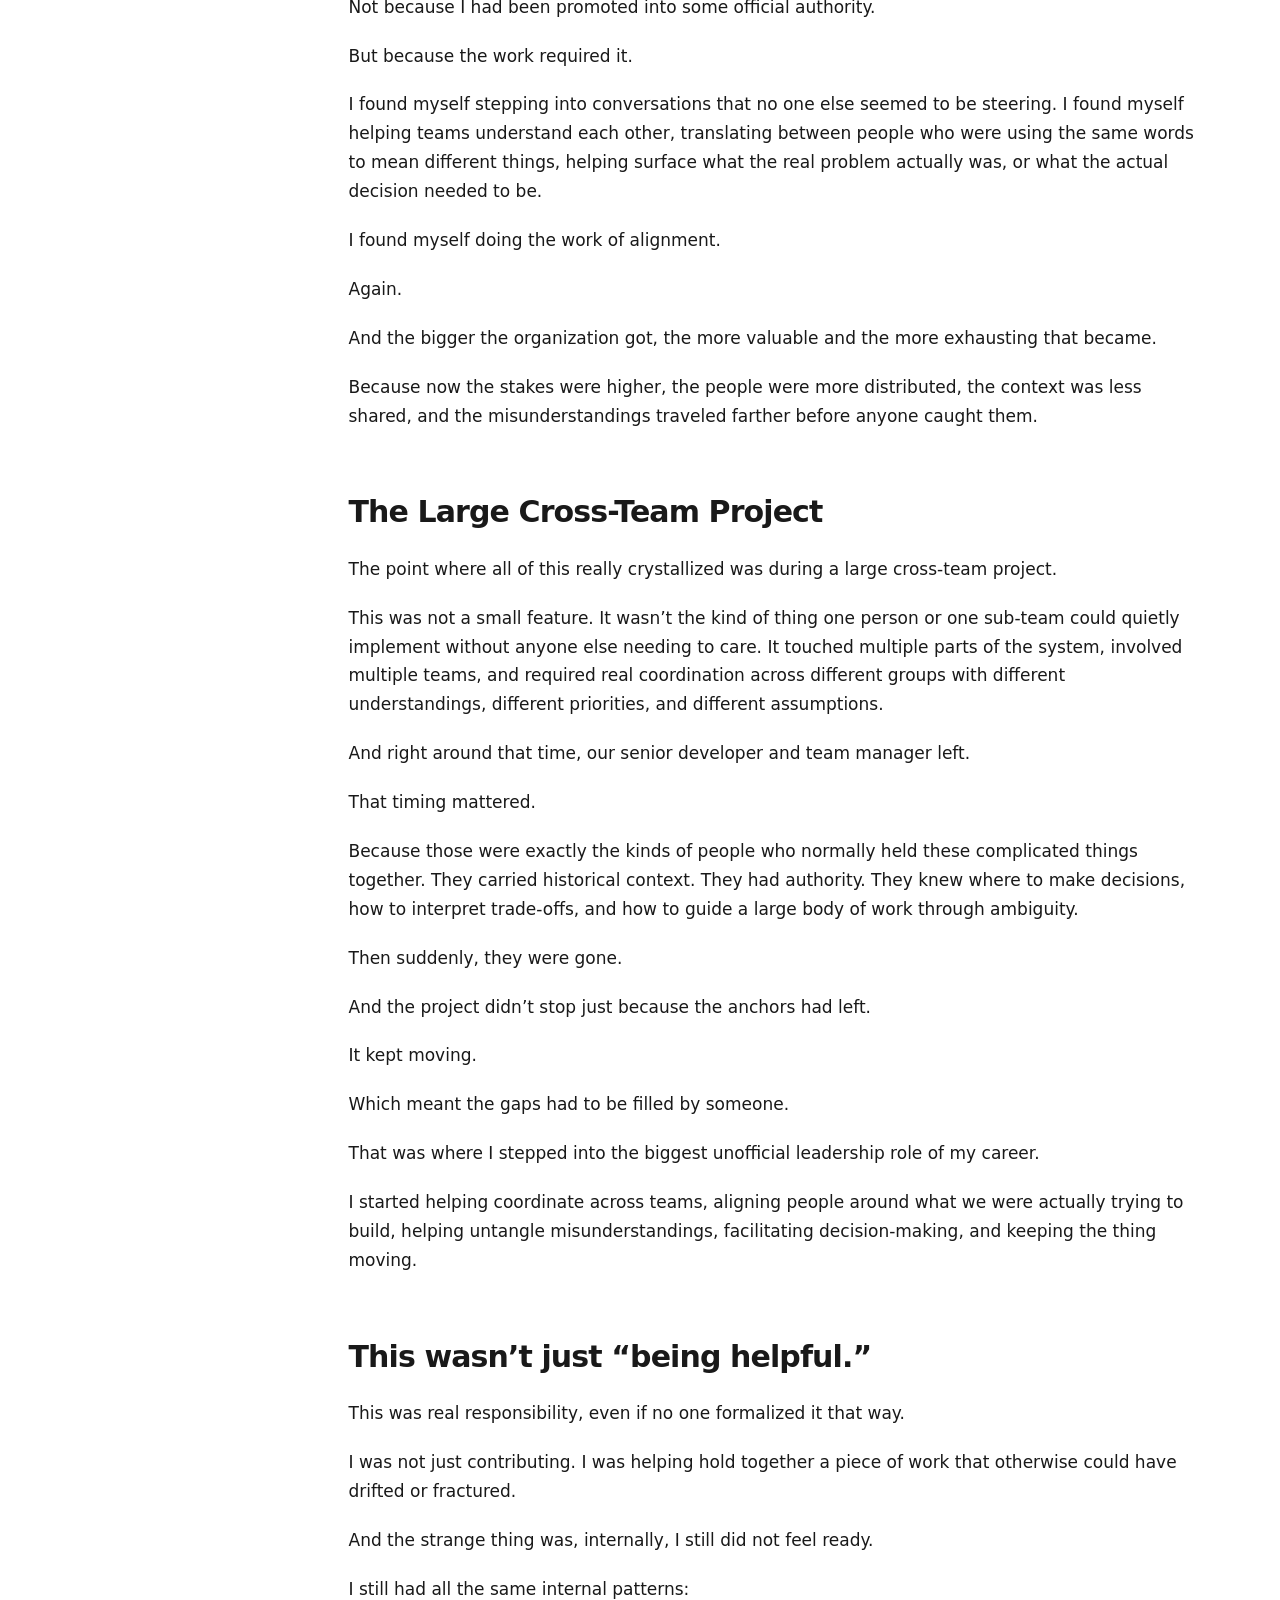
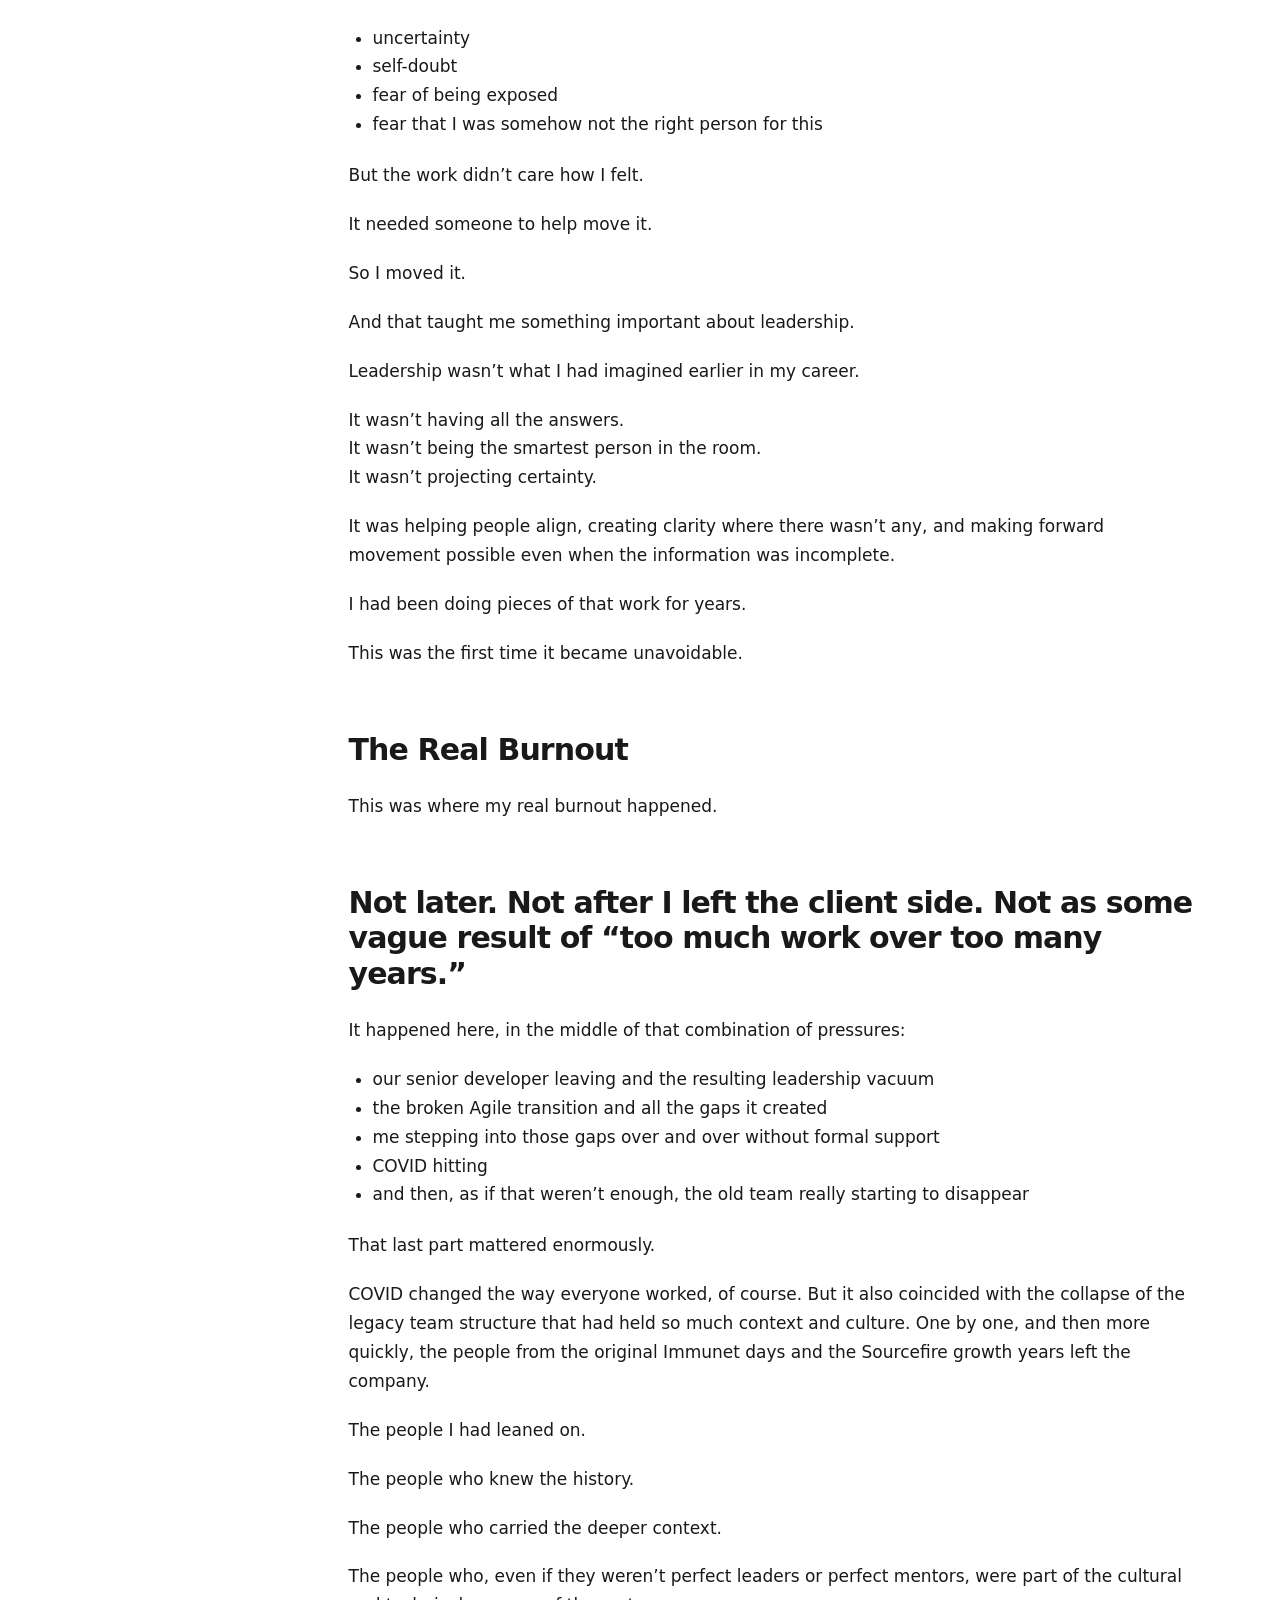
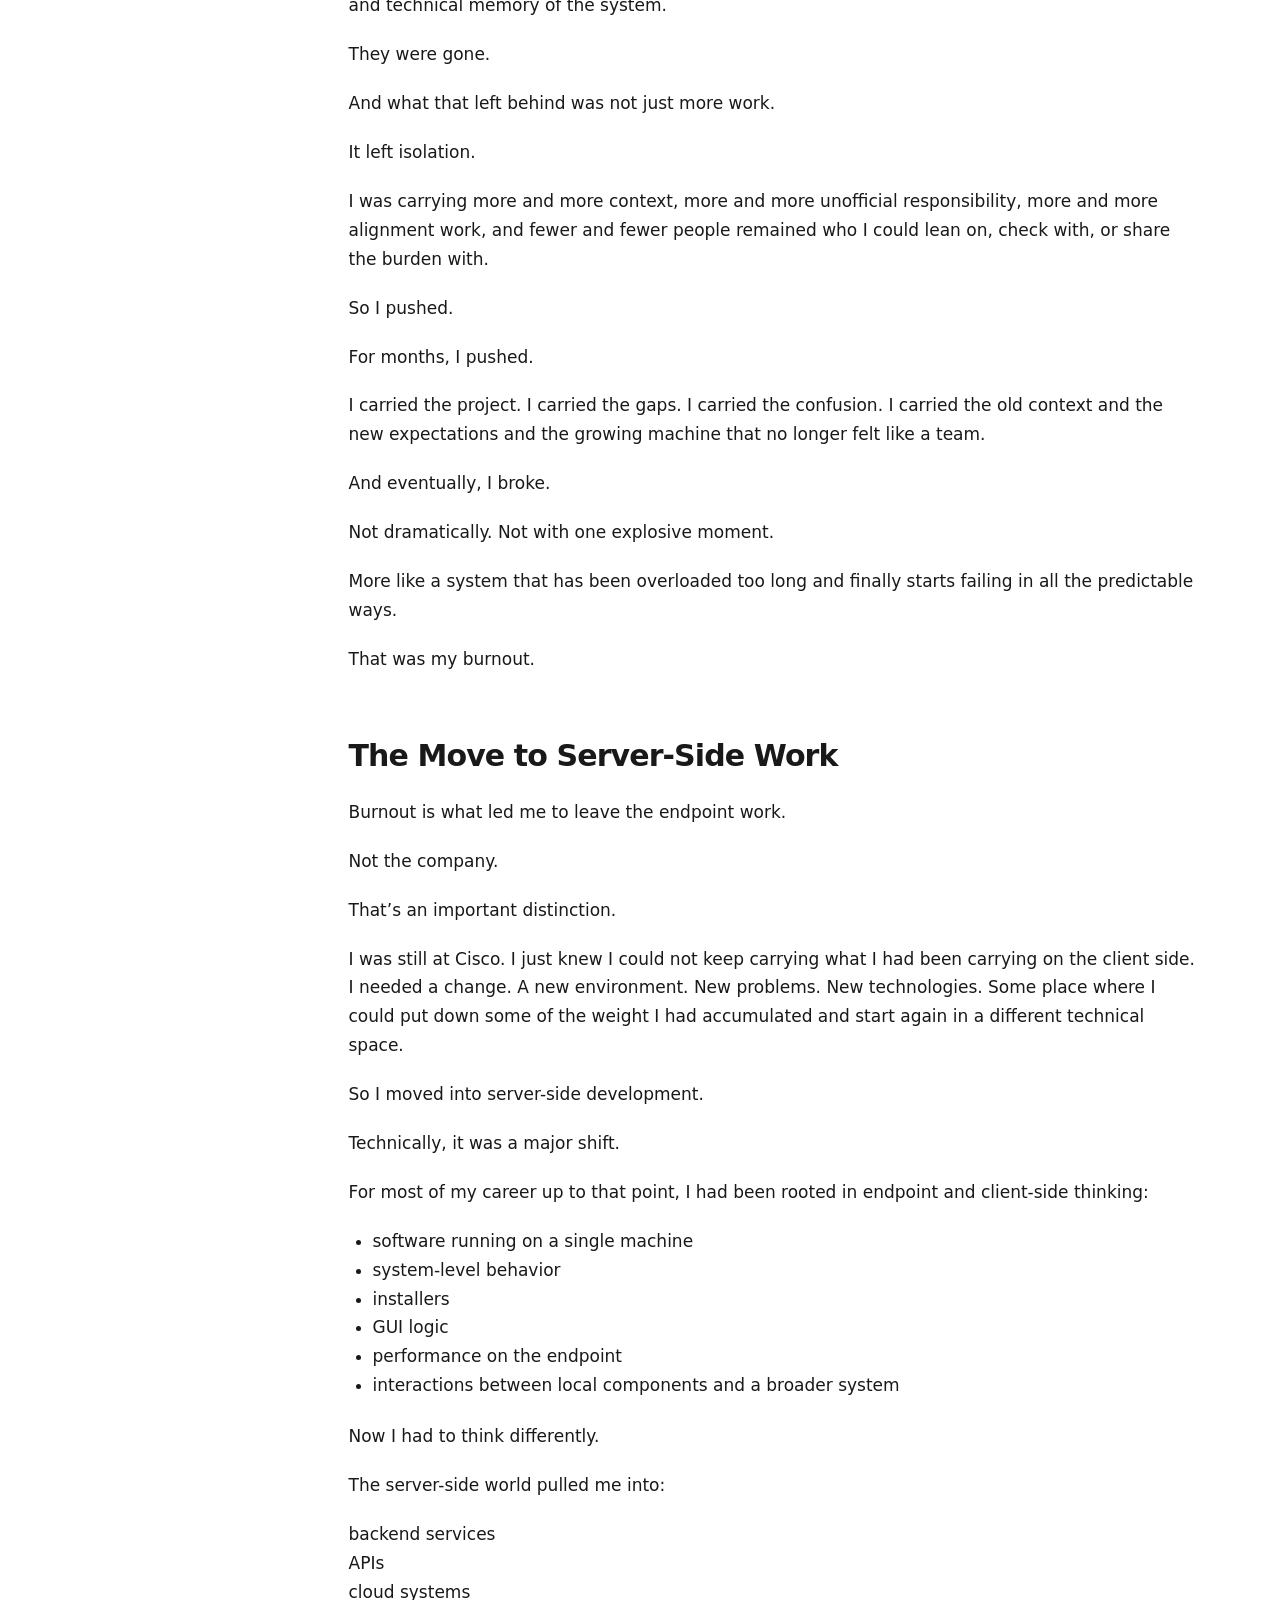
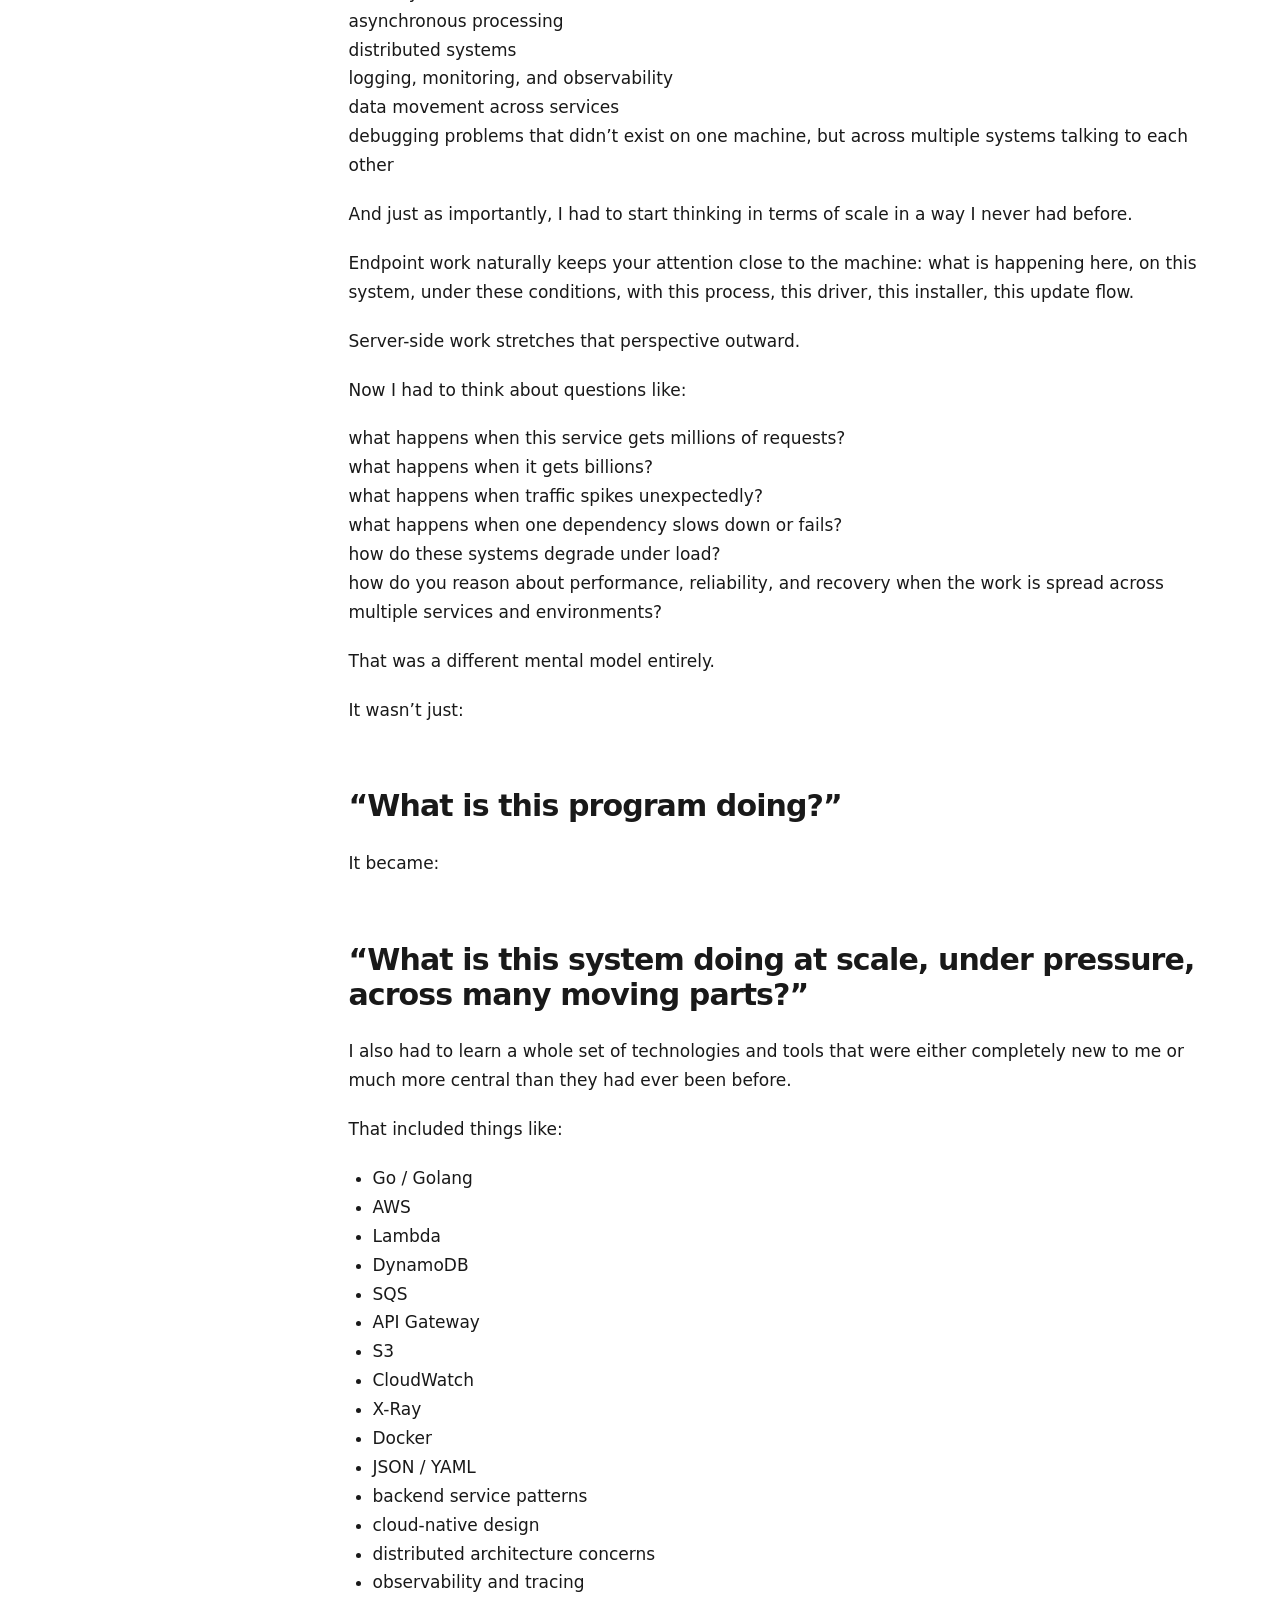
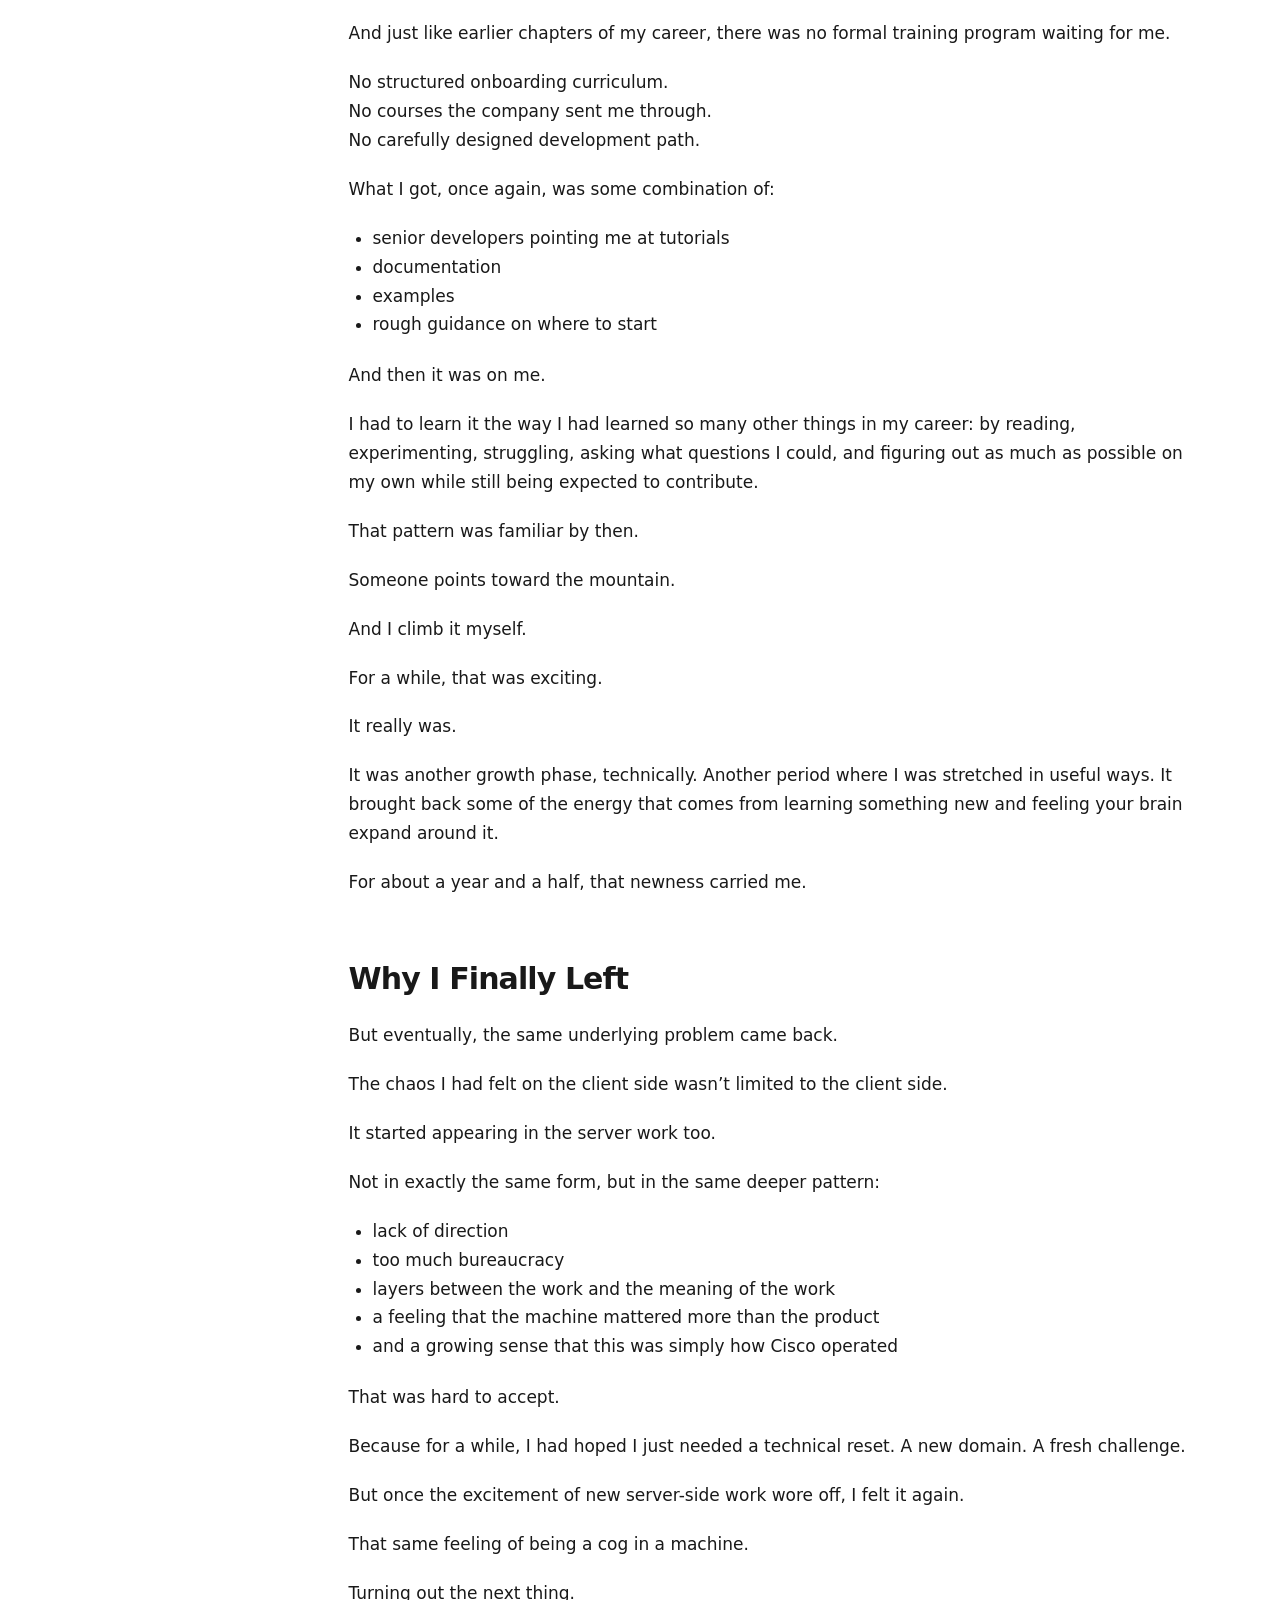
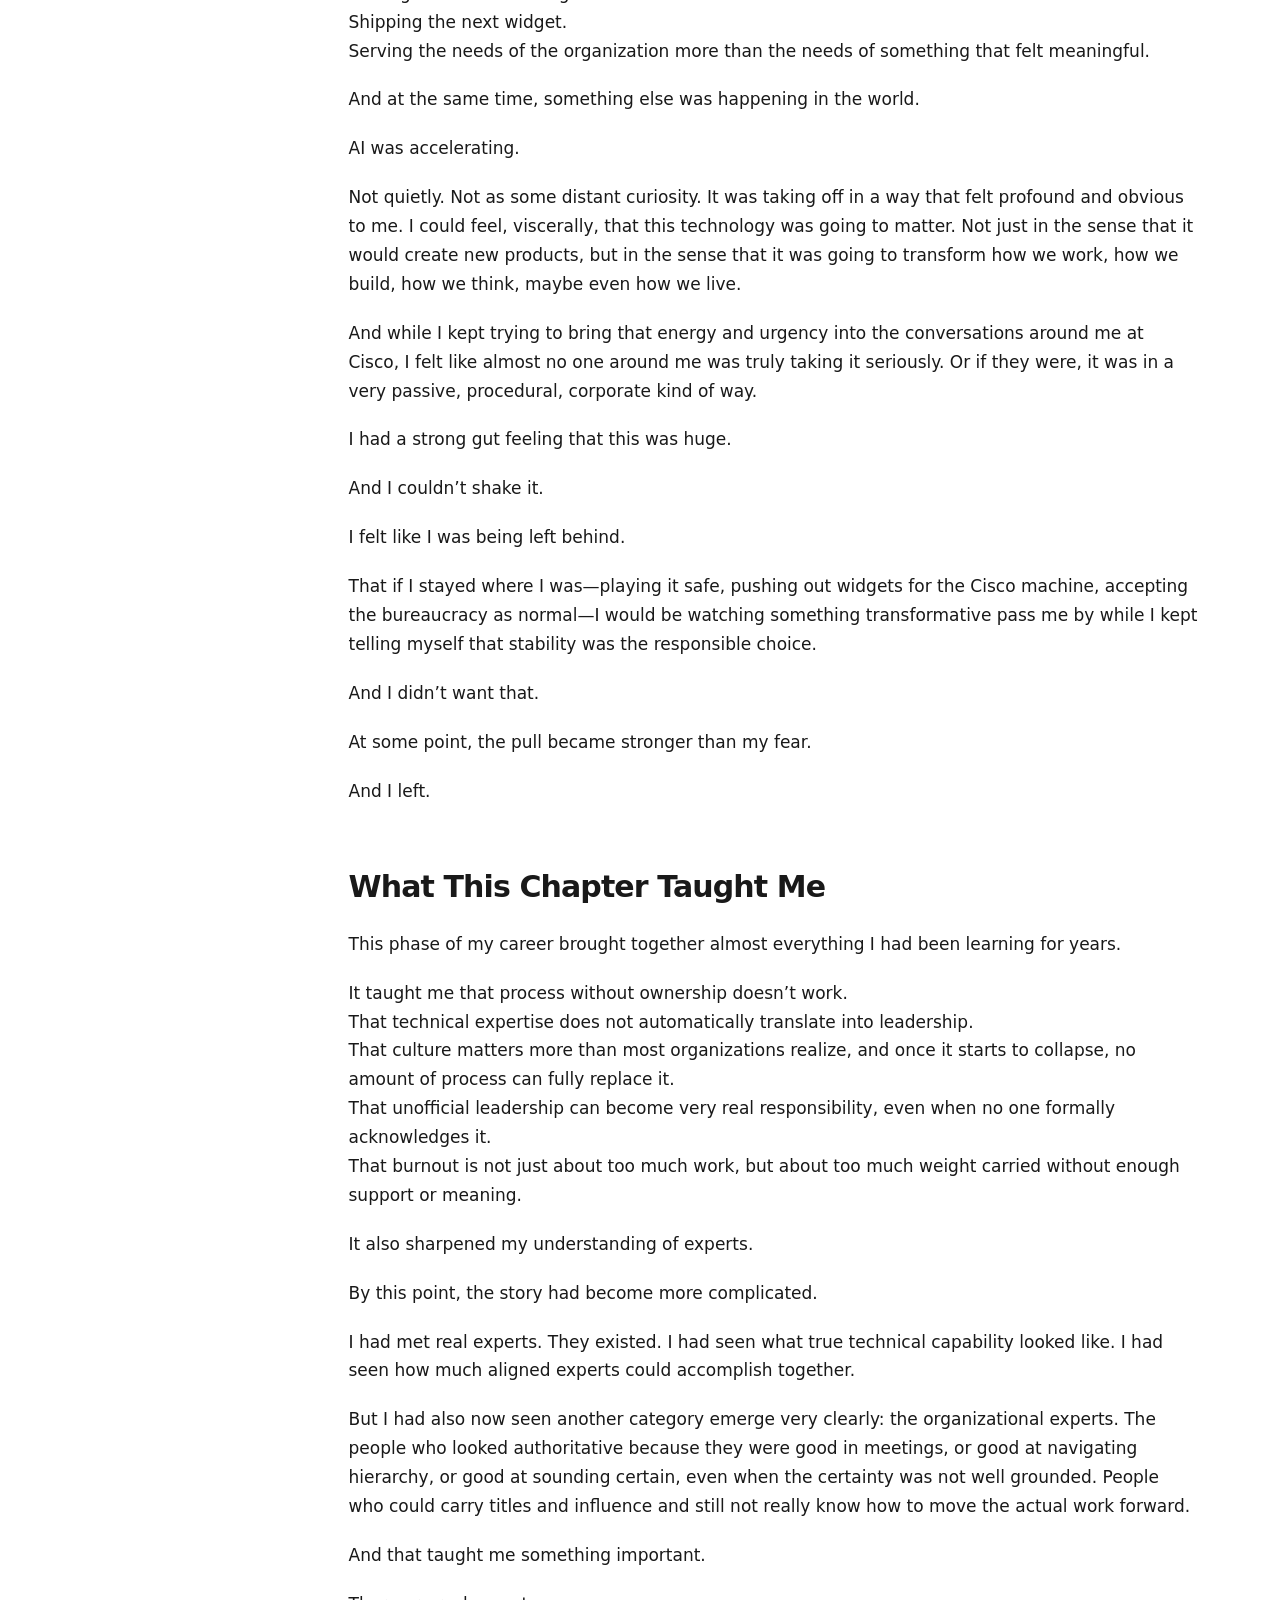
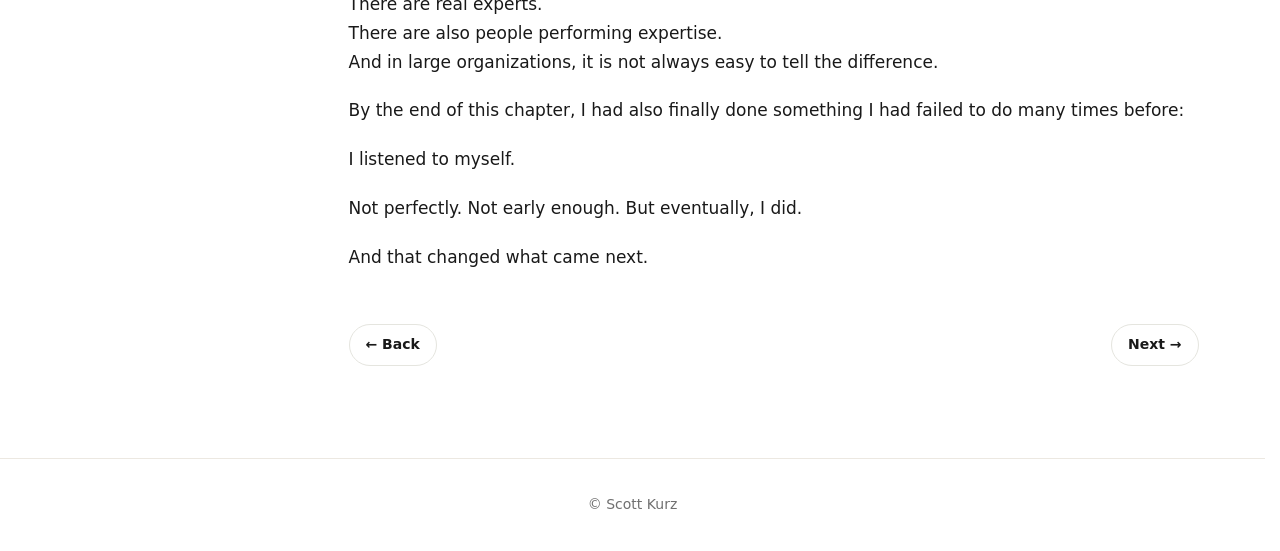
<file: story/part6.html>
<!doctype html>
<html lang="en">
<head>
<meta charset="utf-8">
<meta name="viewport" content="width=device-width, initial-scale=1">
<title>Part 6: Agile Without Owners, Carrying the Gaps, Burning Out, and Finally Walking Away | Scott Kurz</title>
<link rel="stylesheet" href="../styles.css">
</head>
<body>

<header class="site-header">
  <nav class="nav">
    <a class="brand" href="../index.html">Scott Kurz</a>
    <div class="nav-links">
      <a href="../index.html">Home</a>
      <a href="../resume.html">Resume</a>
      <a class="active" href="../career-story.html">Career Story</a>
      <a href="../projects.html">Projects</a>
      <a href="../contact.html">Contact</a>
    </div>
  </nav>
</header>

<main class="article expressive-page story-shell">
  <section class="story-bridge">
    <p class="section-label">Career Story</p>
    <p class="story-bridge-title">Full story chapter</p>
    <p class="story-bridge-copy">You’re in the long-form version of my career story. You can return to the short version anytime, or keep moving chapter by chapter.</p>
  </section>
</main>

<div class="story-tabs-bar">
  <div class="tabs">
    <button type="button" class="tab-button" onclick="location.href='../career-story.html'">Short version</button>
    <button type="button" class="tab-button active" onclick="location.href='../career-story.html?tab=full'">Full story</button>
  </div>
</div>

<div class="story-page-layout with-tabs">
<aside class="story-nav"><a class="story-nav-intro" href="../career-story.html?tab=full">Intro</a>
<a class="" href="part1.html">Part 1 — TELUS</a>
<a class="" href="part2.html">Part 2 — Symantec</a>
<a class="" href="part3.html">Part 3 — Immunet</a>
<a class="" href="part4.html">Part 4 — Sourcefire</a>
<a class="" href="part5.html">Part 5 — Early Cisco</a>
<a class="active" href="part6.html">Part 6 — Later Cisco</a>
<a class="" href="part7.html">Part 7 — After Cisco</a>
</aside>
<main class="story-main article">
<h1>Part 6: Agile Without Owners, Carrying the Gaps, Burning Out, and Finally Walking Away</h1>
<p>By the later years of my time at Cisco, the changes that had once felt subtle were no longer subtle at all.</p>
<p>What had started as a small, highly aligned, deeply capable startup team had gradually turned into something much larger, much more layered, and much harder to feel connected to. This didn’t happen all at once. That’s part of what made it difficult to understand while it was happening. There was never one clean break where I could point and say, this is the moment everything changed. Instead, it was a slow drift. A series of organizational shifts, role changes, new processes, new reporting structures, and new people that, over time, transformed the character of the work.</p>
<p>At first, I could still tell myself the essential parts were intact. The product still mattered. There were still strong people around. There was still momentum. But eventually the reality became impossible to ignore.</p>
<p>The startup culture that had carried so much of the meaning and energy of the work was fading.</p>
<p>And as it faded, the gaps that had always existed—but had once been held together by talent, urgency, and shared ownership—started opening wider and wider.</p>
<h2>From a Team to a Business Unit</h2>
<p>One of the most important shifts was structural.</p>
<p>Over time, our original product team stopped feeling like a team and started functioning like a business unit inside a much larger organization. New teams from within Cisco joined our orbit. Teams from other acquisitions were folded in. The managers who had once been close to the work were promoted into broader leadership positions, with more people reporting to them and more products under their scope. They became directors and VPs. Their responsibilities grew, which meant their distance from the day-to-day reality of our specific product grew too.</p>
<p>That wasn’t necessarily anyone’s fault. It was just the natural effect of scale.</p>
<p>But it changed the shape of things.</p>
<p>The people who really understood the product deeply—how it had been built, why certain decisions had been made, where the hidden traps were, what mattered most to customers, what the culture of the team had once been—were now a smaller and smaller percentage of the total group involved in moving the work forward.</p>
<p>And with that came distance.</p>
<p>Distance between decision-makers and implementers. Distance between customers and developers. Distance between the people who had built something and the people now responsible for managing and evolving it.</p>
<p>That distance mattered.</p>
<p>Because once it appears, other things fill the space.</p>
<p>Usually process. Usually hierarchy. Usually interpretation.</p>
<h2>The Agile Transition</h2>
<p>It was during this period that we formally transitioned into Agile methodologies—Scrum and Kanban.</p>
<p>On paper, it made sense.</p>
<p>The team was larger now. The work was more distributed. There were more dependencies, more moving pieces, more need for coordination, more need for visibility into what was being worked on and when. We were no longer a small enough group to simply rely on shared context and informal communication.</p>
<p>So we transitioned.</p>
<p>At least, we tried to.</p>
<p>The problem was not Agile itself. The problem was how we tried to implement it.</p>
<p>We did not hire anyone with real experience in the most critical roles. We did not bring in seasoned Scrum Masters. We did not bring in strong Product Owners who deeply understood the product, the customers, the decision-making responsibilities, and the importance of quick, clear prioritization.</p>
<p>Instead, we tried to create those roles by rotating people from development and QA through them.</p>
<blockquote>At first, that seemed practical. Who better to understand the work than the people already doing it?</blockquote>
<p>But in reality, it exposed something I had not fully understood before.</p>
<p>The Scrum Master role required a very particular set of skills:</p>
<ul>
  <li>facilitating alignment across different personalities</li>
  <li>keeping conversations productive</li>
  <li>making sure priorities stayed visible</li>
  <li>helping teams navigate ambiguity and conflict</li>
  <li>pushing things forward even when no one was entirely comfortable</li>
</ul>
<p>The Product Owner role required something else entirely:</p>
<ul>
  <li>clarity about what mattered most</li>
  <li>the ability to make fast trade-offs</li>
  <li>enough confidence to say “this is what we’re doing next”</li>
  <li>enough product understanding to make those calls well</li>
  <li>enough ownership to stand behind the direction</li>
</ul>
<p>And what became obvious, quickly, was that many of the brilliant technical people around me—people I had admired for years, people I had compared myself to and felt inferior to—were not naturally good at those things.</p>
<p>They struggled.</p>
<p>They struggled with leadership.<br>They struggled with product judgment.<br>They struggled with people alignment.<br>They struggled with ambiguity of a social and organizational kind.</p>
<p>Some of them were phenomenal engineers. Deeply capable. Much stronger than me in certain technical areas.</p>
<p>But this was different work.</p>
<p>And that realization landed hard.</p>
<p>Because for so much of my career, I had made a quiet assumption that technical brilliance implied a more universal kind of capability. That if someone was better than me in one area, they were probably better than me in all the others too. Better at leadership. Better at communication. Better at making decisions. Better at knowing what should happen.</p>
<p>Now I could see that wasn’t true.</p>
<p>Expertise was real.</p>
<p>But it was also narrow.</p>
<p>Outside of their domain, people were just people again.</p>
<p>Trying things. Fumbling. Filling space. Guessing more than they wanted to admit.</p>
<p>That was important.</p>
<p>Because it changed how I saw the so-called experts around me.</p>
<p>And it changed, slowly, how I saw myself.</p>
<h2>Stepping Into the Gaps</h2>
<p>As these new Agile structures struggled to take hold, the gaps became impossible to miss.</p>
<p>There were gaps in ownership.</p>
<p>Gaps in clarity.</p>
<p>Gaps in prioritization.</p>
<p>Gaps in actual leadership, even when people held leadership-sounding roles.</p>
<p>And because those gaps weren’t being effectively filled by the formal process, they had to be filled informally.</p>
<p>That is where I found myself once again.</p>
<p>Not by title.</p>
<p>Not because I had been promoted into some official authority.</p>
<p>But because the work required it.</p>
<p>I found myself stepping into conversations that no one else seemed to be steering. I found myself helping teams understand each other, translating between people who were using the same words to mean different things, helping surface what the real problem actually was, or what the actual decision needed to be.</p>
<p>I found myself doing the work of alignment.</p>
<p>Again.</p>
<p>And the bigger the organization got, the more valuable and the more exhausting that became.</p>
<p>Because now the stakes were higher, the people were more distributed, the context was less shared, and the misunderstandings traveled farther before anyone caught them.</p>
<h2>The Large Cross-Team Project</h2>
<p>The point where all of this really crystallized was during a large cross-team project.</p>
<p>This was not a small feature. It wasn’t the kind of thing one person or one sub-team could quietly implement without anyone else needing to care. It touched multiple parts of the system, involved multiple teams, and required real coordination across different groups with different understandings, different priorities, and different assumptions.</p>
<p>And right around that time, our senior developer and team manager left.</p>
<p>That timing mattered.</p>
<p>Because those were exactly the kinds of people who normally held these complicated things together. They carried historical context. They had authority. They knew where to make decisions, how to interpret trade-offs, and how to guide a large body of work through ambiguity.</p>
<p>Then suddenly, they were gone.</p>
<p>And the project didn’t stop just because the anchors had left.</p>
<p>It kept moving.</p>
<p>Which meant the gaps had to be filled by someone.</p>
<p>That was where I stepped into the biggest unofficial leadership role of my career.</p>
<p>I started helping coordinate across teams, aligning people around what we were actually trying to build, helping untangle misunderstandings, facilitating decision-making, and keeping the thing moving.</p>
<h2>This wasn’t just “being helpful.”</h2>
<p>This was real responsibility, even if no one formalized it that way.</p>
<p>I was not just contributing. I was helping hold together a piece of work that otherwise could have drifted or fractured.</p>
<p>And the strange thing was, internally, I still did not feel ready.</p>
<p>I still had all the same internal patterns:</p>
<ul>
  <li>uncertainty</li>
  <li>self-doubt</li>
  <li>fear of being exposed</li>
  <li>fear that I was somehow not the right person for this</li>
</ul>
<p>But the work didn’t care how I felt.</p>
<p>It needed someone to help move it.</p>
<p>So I moved it.</p>
<p>And that taught me something important about leadership.</p>
<p>Leadership wasn’t what I had imagined earlier in my career.</p>
<p>It wasn’t having all the answers.<br>It wasn’t being the smartest person in the room.<br>It wasn’t projecting certainty.</p>
<p>It was helping people align, creating clarity where there wasn’t any, and making forward movement possible even when the information was incomplete.</p>
<p>I had been doing pieces of that work for years.</p>
<p>This was the first time it became unavoidable.</p>
<h2>The Real Burnout</h2>
<p>This was where my real burnout happened.</p>
<h2>Not later. Not after I left the client side. Not as some vague result of “too much work over too many years.”</h2>
<p>It happened here, in the middle of that combination of pressures:</p>
<ul>
  <li>our senior developer leaving and the resulting leadership vacuum</li>
  <li>the broken Agile transition and all the gaps it created</li>
  <li>me stepping into those gaps over and over without formal support</li>
  <li>COVID hitting</li>
  <li>and then, as if that weren’t enough, the old team really starting to disappear</li>
</ul>
<p>That last part mattered enormously.</p>
<p>COVID changed the way everyone worked, of course. But it also coincided with the collapse of the legacy team structure that had held so much context and culture. One by one, and then more quickly, the people from the original Immunet days and the Sourcefire growth years left the company.</p>
<p>The people I had leaned on.</p>
<p>The people who knew the history.</p>
<p>The people who carried the deeper context.</p>
<p>The people who, even if they weren’t perfect leaders or perfect mentors, were part of the cultural and technical memory of the system.</p>
<p>They were gone.</p>
<p>And what that left behind was not just more work.</p>
<p>It left isolation.</p>
<p>I was carrying more and more context, more and more unofficial responsibility, more and more alignment work, and fewer and fewer people remained who I could lean on, check with, or share the burden with.</p>
<p>So I pushed.</p>
<p>For months, I pushed.</p>
<p>I carried the project. I carried the gaps. I carried the confusion. I carried the old context and the new expectations and the growing machine that no longer felt like a team.</p>
<p>And eventually, I broke.</p>
<p>Not dramatically. Not with one explosive moment.</p>
<p>More like a system that has been overloaded too long and finally starts failing in all the predictable ways.</p>
<p>That was my burnout.</p>
<h2>The Move to Server-Side Work</h2>
<p>Burnout is what led me to leave the endpoint work.</p>
<p>Not the company.</p>
<p>That’s an important distinction.</p>
<p>I was still at Cisco. I just knew I could not keep carrying what I had been carrying on the client side. I needed a change. A new environment. New problems. New technologies. Some place where I could put down some of the weight I had accumulated and start again in a different technical space.</p>
<p>So I moved into server-side development.</p>
<p>Technically, it was a major shift.</p>
<p>For most of my career up to that point, I had been rooted in endpoint and client-side thinking:</p>
<ul>
  <li>software running on a single machine</li>
  <li>system-level behavior</li>
  <li>installers</li>
  <li>GUI logic</li>
  <li>performance on the endpoint</li>
  <li>interactions between local components and a broader system</li>
</ul>
<p>Now I had to think differently.</p>
<p>The server-side world pulled me into:</p>
<p>backend services<br>APIs<br>cloud systems<br>asynchronous processing<br>distributed systems<br>logging, monitoring, and observability<br>data movement across services<br>debugging problems that didn’t exist on one machine, but across multiple systems talking to each other</p>
<p>And just as importantly, I had to start thinking in terms of scale in a way I never had before.</p>
<p>Endpoint work naturally keeps your attention close to the machine: what is happening here, on this system, under these conditions, with this process, this driver, this installer, this update flow.</p>
<p>Server-side work stretches that perspective outward.</p>
<p>Now I had to think about questions like:</p>
<p>what happens when this service gets millions of requests?<br>what happens when it gets billions?<br>what happens when traffic spikes unexpectedly?<br>what happens when one dependency slows down or fails?<br>how do these systems degrade under load?<br>how do you reason about performance, reliability, and recovery when the work is spread across multiple services and environments?</p>
<p>That was a different mental model entirely.</p>
<p>It wasn’t just:</p>
<h2>“What is this program doing?”</h2>
<p>It became:</p>
<h2>“What is this system doing at scale, under pressure, across many moving parts?”</h2>
<p>I also had to learn a whole set of technologies and tools that were either completely new to me or much more central than they had ever been before.</p>
<p>That included things like:</p>
<ul>
  <li>Go / Golang</li>
  <li>AWS</li>
  <li>Lambda</li>
  <li>DynamoDB</li>
  <li>SQS</li>
  <li>API Gateway</li>
  <li>S3</li>
  <li>CloudWatch</li>
  <li>X-Ray</li>
  <li>Docker</li>
  <li>JSON / YAML</li>
  <li>backend service patterns</li>
  <li>cloud-native design</li>
  <li>distributed architecture concerns</li>
  <li>observability and tracing</li>
</ul>
<p>And just like earlier chapters of my career, there was no formal training program waiting for me.</p>
<p>No structured onboarding curriculum.<br>No courses the company sent me through.<br>No carefully designed development path.</p>
<p>What I got, once again, was some combination of:</p>
<ul>
  <li>senior developers pointing me at tutorials</li>
  <li>documentation</li>
  <li>examples</li>
  <li>rough guidance on where to start</li>
</ul>
<p>And then it was on me.</p>
<p>I had to learn it the way I had learned so many other things in my career: by reading, experimenting, struggling, asking what questions I could, and figuring out as much as possible on my own while still being expected to contribute.</p>
<p>That pattern was familiar by then.</p>
<p>Someone points toward the mountain.</p>
<p>And I climb it myself.</p>
<p>For a while, that was exciting.</p>
<p>It really was.</p>
<p>It was another growth phase, technically. Another period where I was stretched in useful ways. It brought back some of the energy that comes from learning something new and feeling your brain expand around it.</p>
<p>For about a year and a half, that newness carried me.</p>
<h2>Why I Finally Left</h2>
<p>But eventually, the same underlying problem came back.</p>
<p>The chaos I had felt on the client side wasn’t limited to the client side.</p>
<p>It started appearing in the server work too.</p>
<p>Not in exactly the same form, but in the same deeper pattern:</p>
<ul>
  <li>lack of direction</li>
  <li>too much bureaucracy</li>
  <li>layers between the work and the meaning of the work</li>
  <li>a feeling that the machine mattered more than the product</li>
  <li>and a growing sense that this was simply how Cisco operated</li>
</ul>
<p>That was hard to accept.</p>
<p>Because for a while, I had hoped I just needed a technical reset. A new domain. A fresh challenge.</p>
<p>But once the excitement of new server-side work wore off, I felt it again.</p>
<p>That same feeling of being a cog in a machine.</p>
<p>Turning out the next thing.<br>Shipping the next widget.<br>Serving the needs of the organization more than the needs of something that felt meaningful.</p>
<p>And at the same time, something else was happening in the world.</p>
<p>AI was accelerating.</p>
<p>Not quietly. Not as some distant curiosity. It was taking off in a way that felt profound and obvious to me. I could feel, viscerally, that this technology was going to matter. Not just in the sense that it would create new products, but in the sense that it was going to transform how we work, how we build, how we think, maybe even how we live.</p>
<p>And while I kept trying to bring that energy and urgency into the conversations around me at Cisco, I felt like almost no one around me was truly taking it seriously. Or if they were, it was in a very passive, procedural, corporate kind of way.</p>
<p>I had a strong gut feeling that this was huge.</p>
<p>And I couldn’t shake it.</p>
<p>I felt like I was being left behind.</p>
<p>That if I stayed where I was—playing it safe, pushing out widgets for the Cisco machine, accepting the bureaucracy as normal—I would be watching something transformative pass me by while I kept telling myself that stability was the responsible choice.</p>
<p>And I didn’t want that.</p>
<p>At some point, the pull became stronger than my fear.</p>
<p>And I left.</p>
<h2>What This Chapter Taught Me</h2>
<p>This phase of my career brought together almost everything I had been learning for years.</p>
<p>It taught me that process without ownership doesn’t work.<br>That technical expertise does not automatically translate into leadership.<br>That culture matters more than most organizations realize, and once it starts to collapse, no amount of process can fully replace it.<br>That unofficial leadership can become very real responsibility, even when no one formally acknowledges it.<br>That burnout is not just about too much work, but about too much weight carried without enough support or meaning.</p>
<p>It also sharpened my understanding of experts.</p>
<p>By this point, the story had become more complicated.</p>
<p>I had met real experts. They existed. I had seen what true technical capability looked like. I had seen how much aligned experts could accomplish together.</p>
<p>But I had also now seen another category emerge very clearly: the organizational experts. The people who looked authoritative because they were good in meetings, or good at navigating hierarchy, or good at sounding certain, even when the certainty was not well grounded. People who could carry titles and influence and still not really know how to move the actual work forward.</p>
<p>And that taught me something important.</p>
<p>There are real experts.<br>There are also people performing expertise.<br>And in large organizations, it is not always easy to tell the difference.</p>
<p>By the end of this chapter, I had also finally done something I had failed to do many times before:</p>
<p>I listened to myself.</p>
<p>Not perfectly. Not early enough. But eventually, I did.</p>
<p>And that changed what came next.</p>

<nav class="story-pagination" aria-label="Story navigation">
  <a class="button-link" href="part5.html">&larr; Back</a>
  <a class="button-link" href="part7.html">Next &rarr;</a>
</nav>
</main>
</div>
<script>
const storyNavQuery = window.matchMedia('(max-width: 850px)');

function setStoryNavCollapsed(nav, toggle, collapsed) {
  nav.classList.toggle('is-collapsed', collapsed);
  toggle.setAttribute('aria-expanded', String(!collapsed));
  toggle.setAttribute('aria-label', collapsed ? 'Expand series navigation' : 'Collapse series navigation');
}

document.querySelectorAll('.story-nav').forEach(nav => {
  const toggle = document.createElement('button');
  toggle.type = 'button';
  toggle.className = 'story-nav-toggle';
  toggle.innerHTML = '<span class="story-nav-toggle-label">Chapters</span><span class="story-nav-toggle-icon" aria-hidden="true"><span></span><span></span><span></span></span>';

  const inner = document.createElement('div');
  inner.className = 'story-nav-inner';
  while (nav.firstChild) {
    inner.appendChild(nav.firstChild);
  }

  nav.appendChild(toggle);
  nav.appendChild(inner);

  setStoryNavCollapsed(nav, toggle, storyNavQuery.matches);

  toggle.addEventListener('click', () => {
    setStoryNavCollapsed(nav, toggle, !toggle.getAttribute('aria-expanded') || toggle.getAttribute('aria-expanded') === 'true');
  });

  const handleChange = event => {
    setStoryNavCollapsed(nav, toggle, event.matches);
  };

  if (typeof storyNavQuery.addEventListener === 'function') {
    storyNavQuery.addEventListener('change', handleChange);
  } else {
    storyNavQuery.addListener(handleChange);
  }
});
</script>
<footer class="footer">© Scott Kurz</footer>
</body>
</html>
</file>
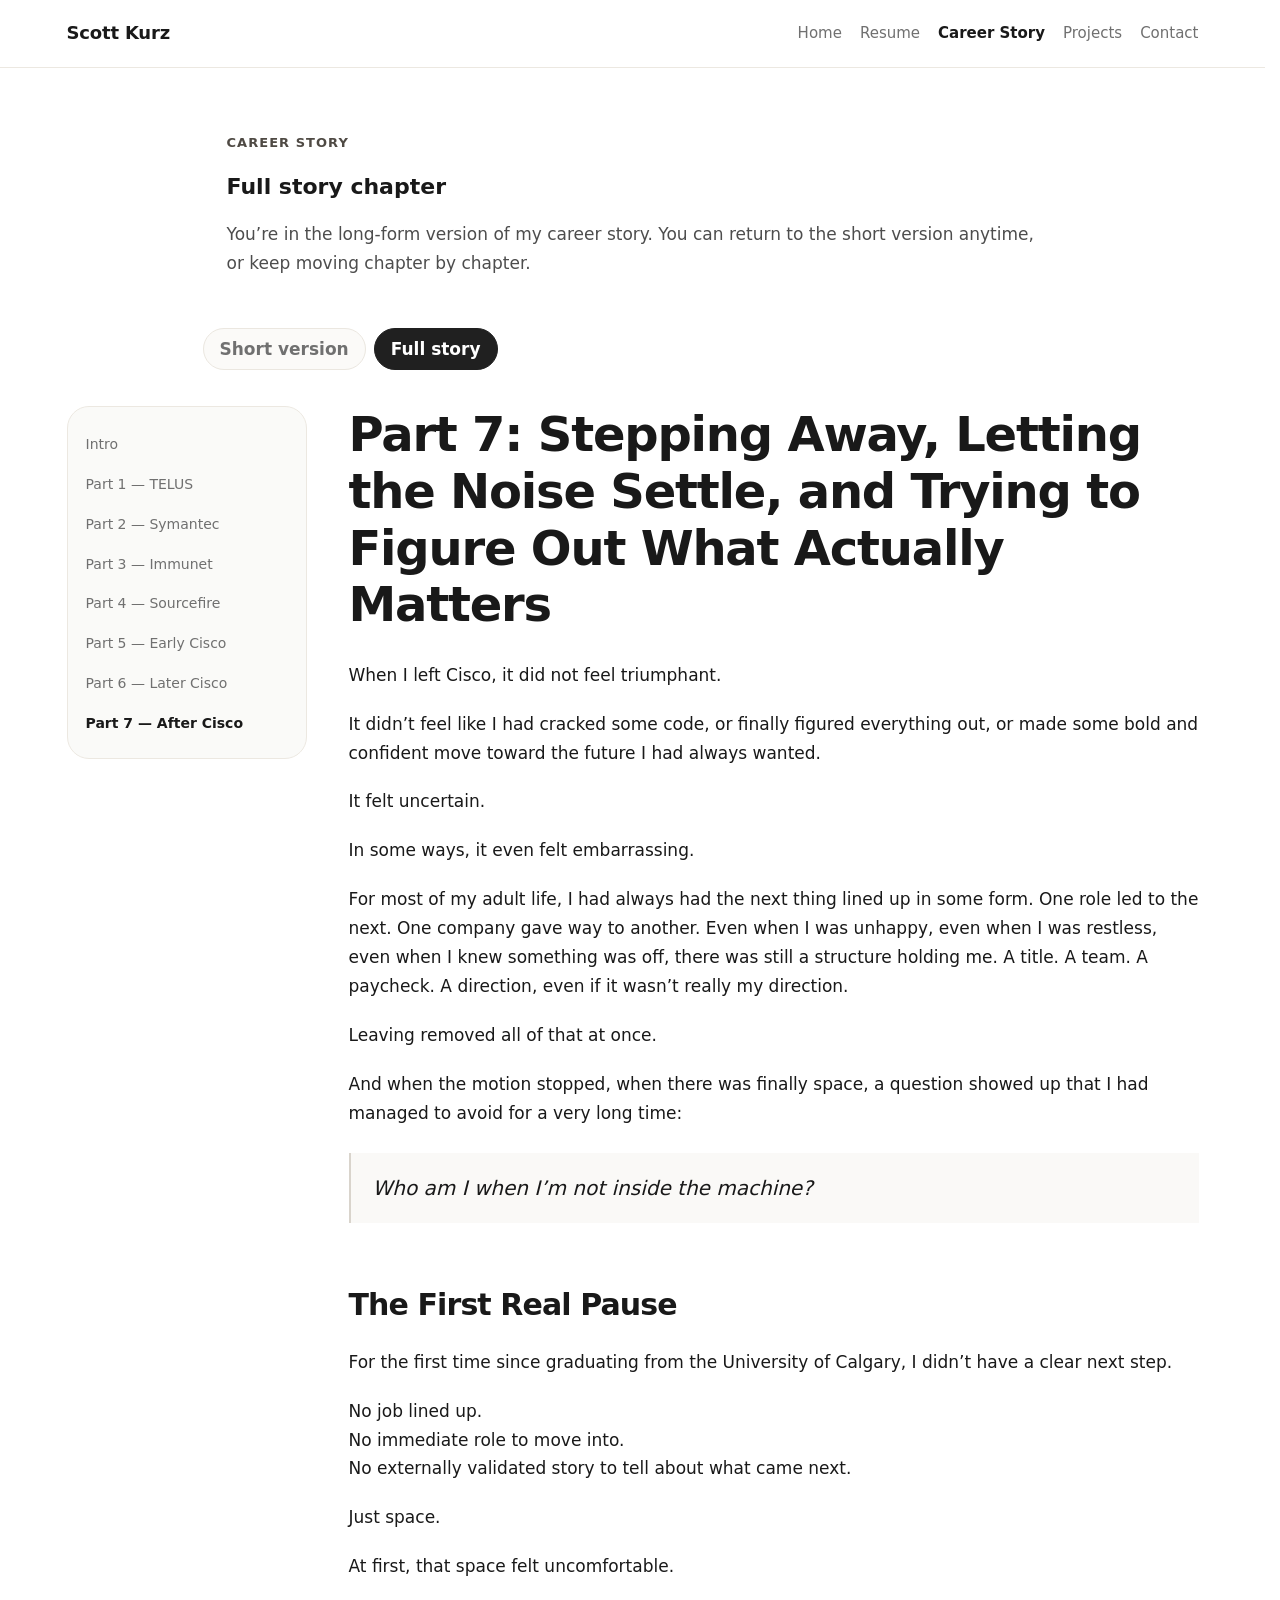
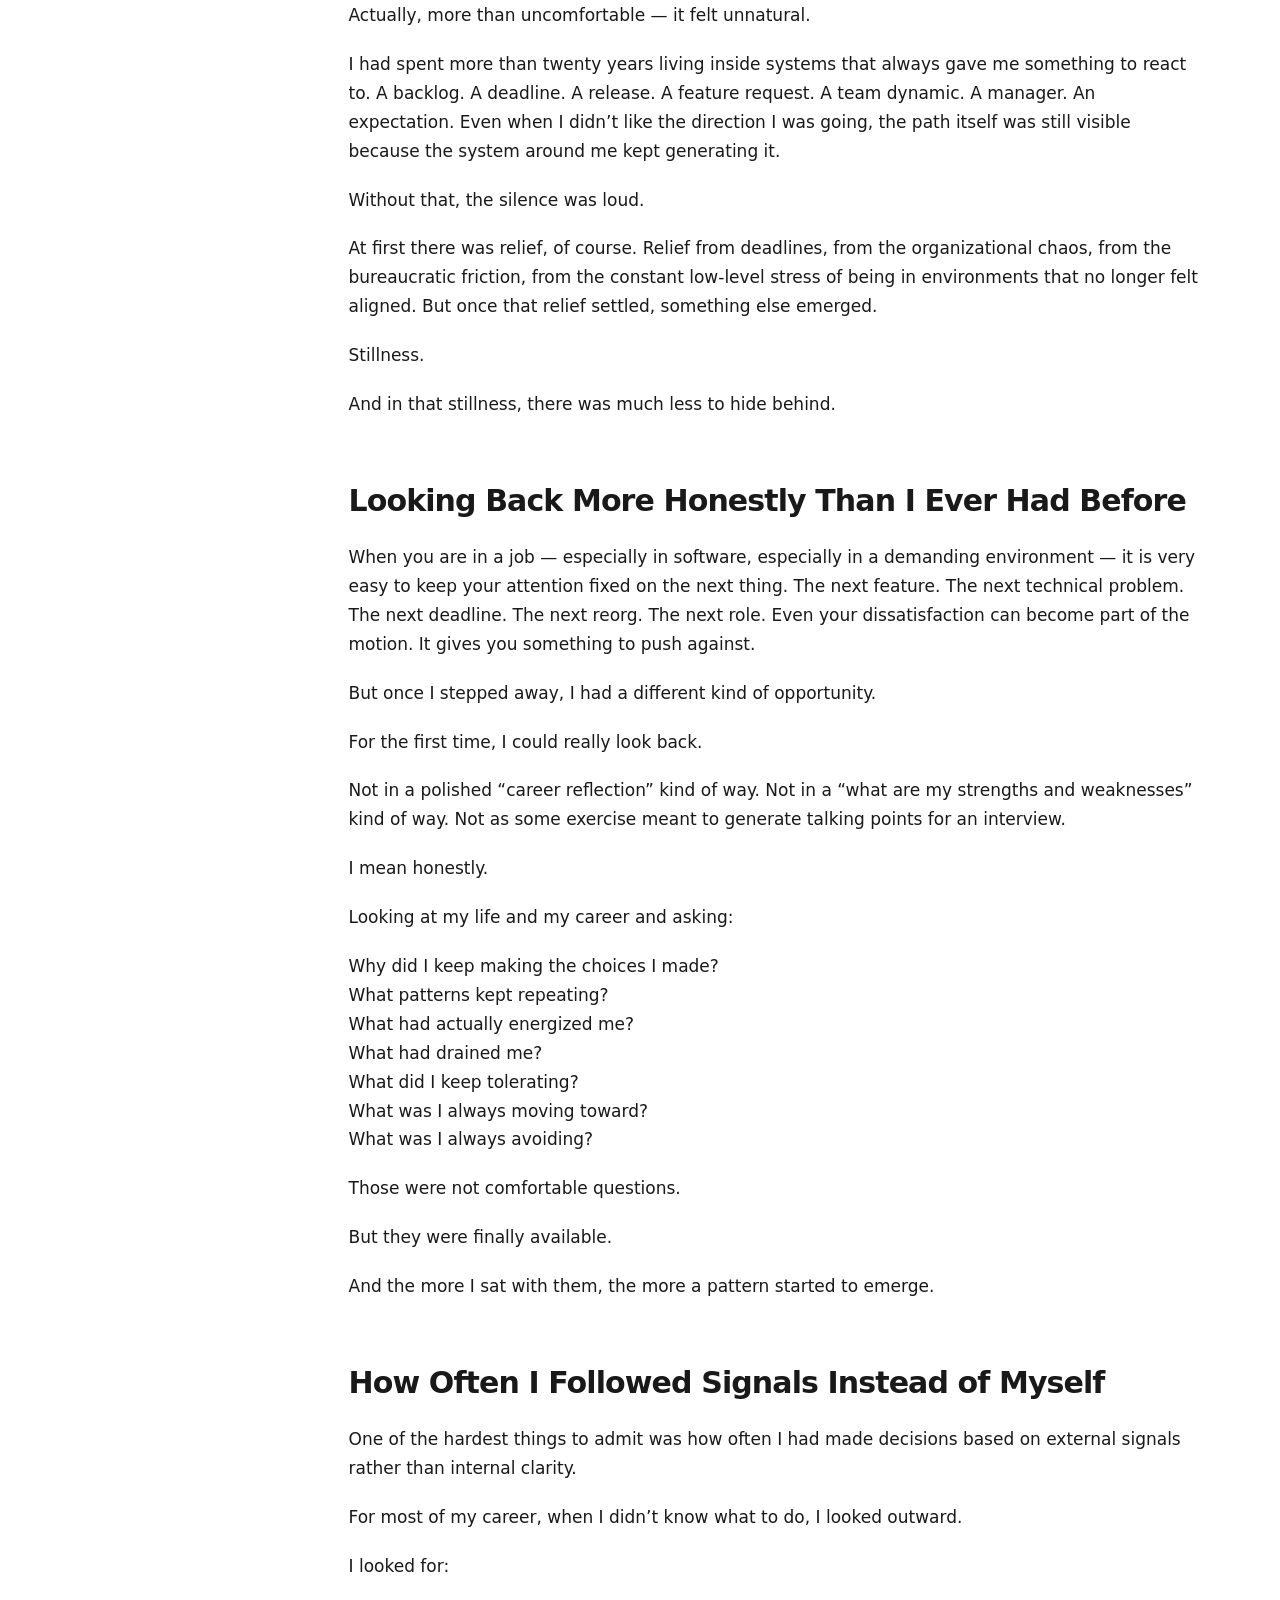
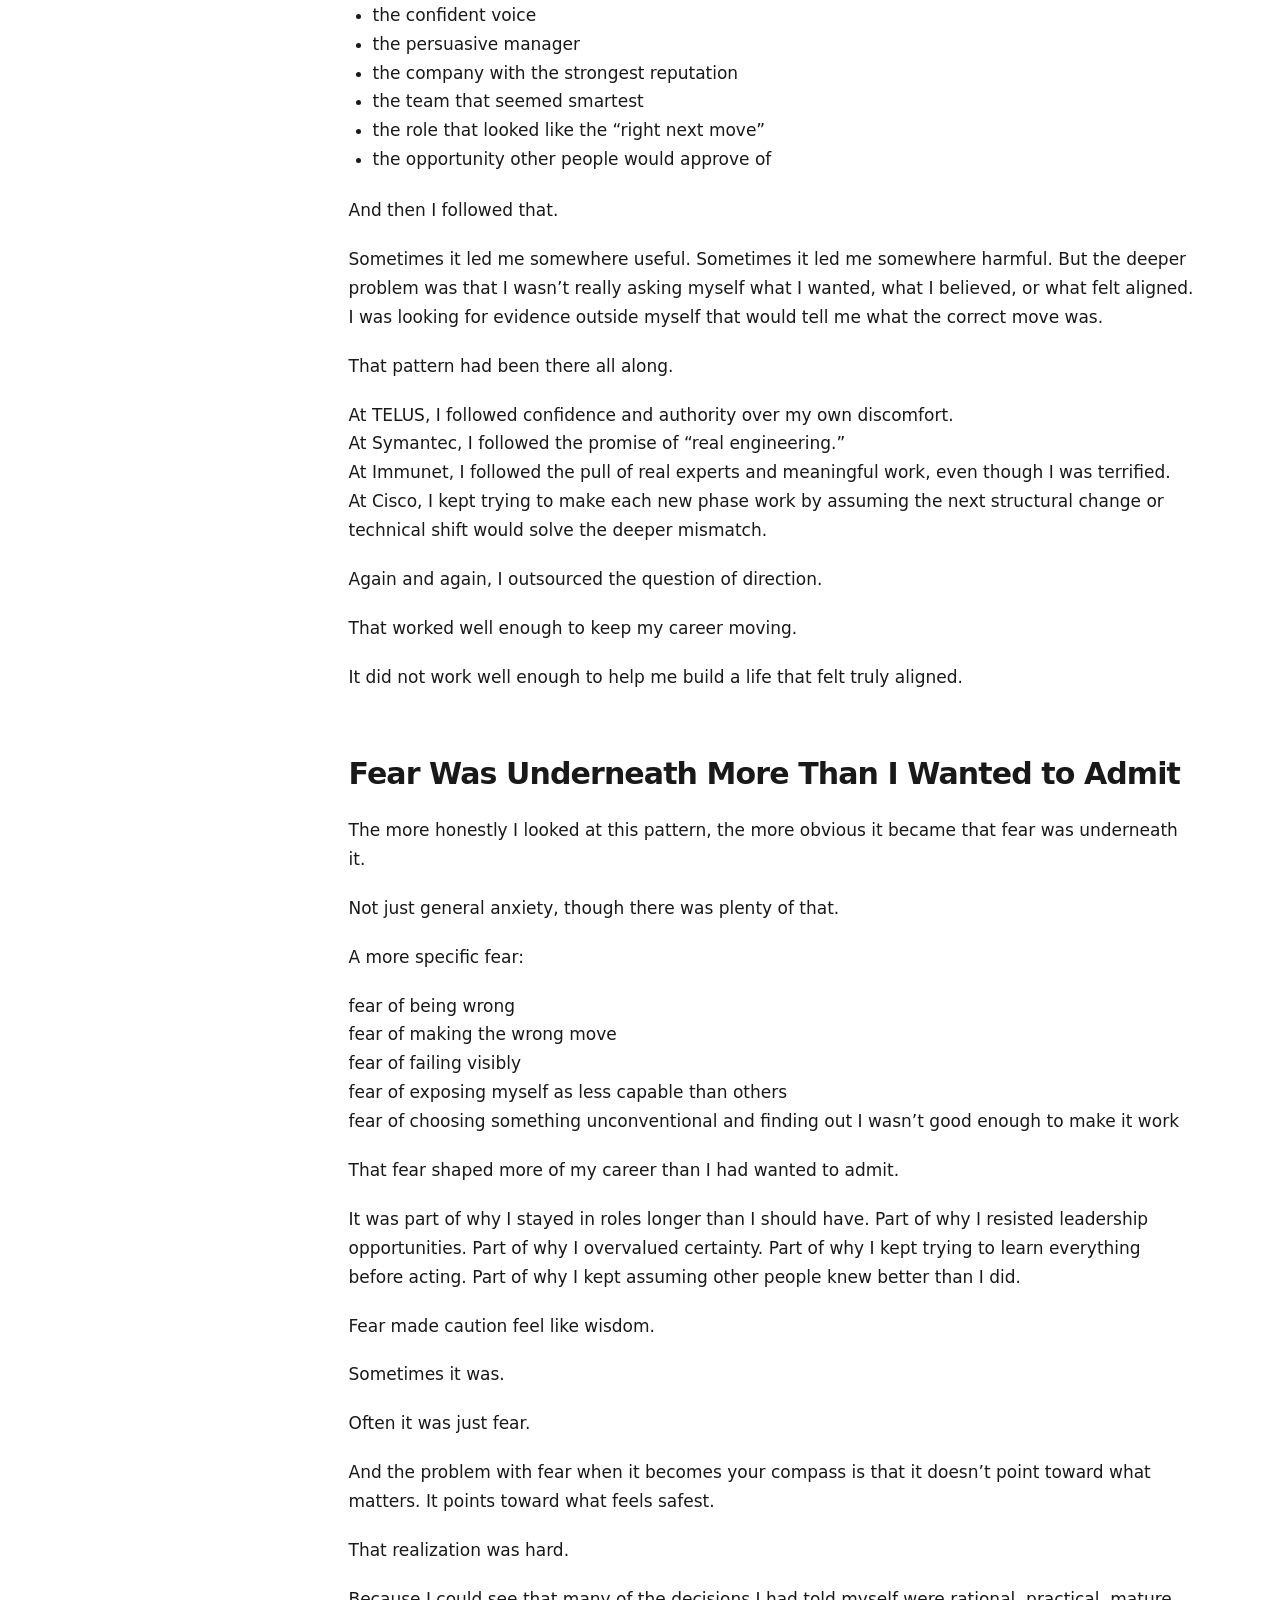
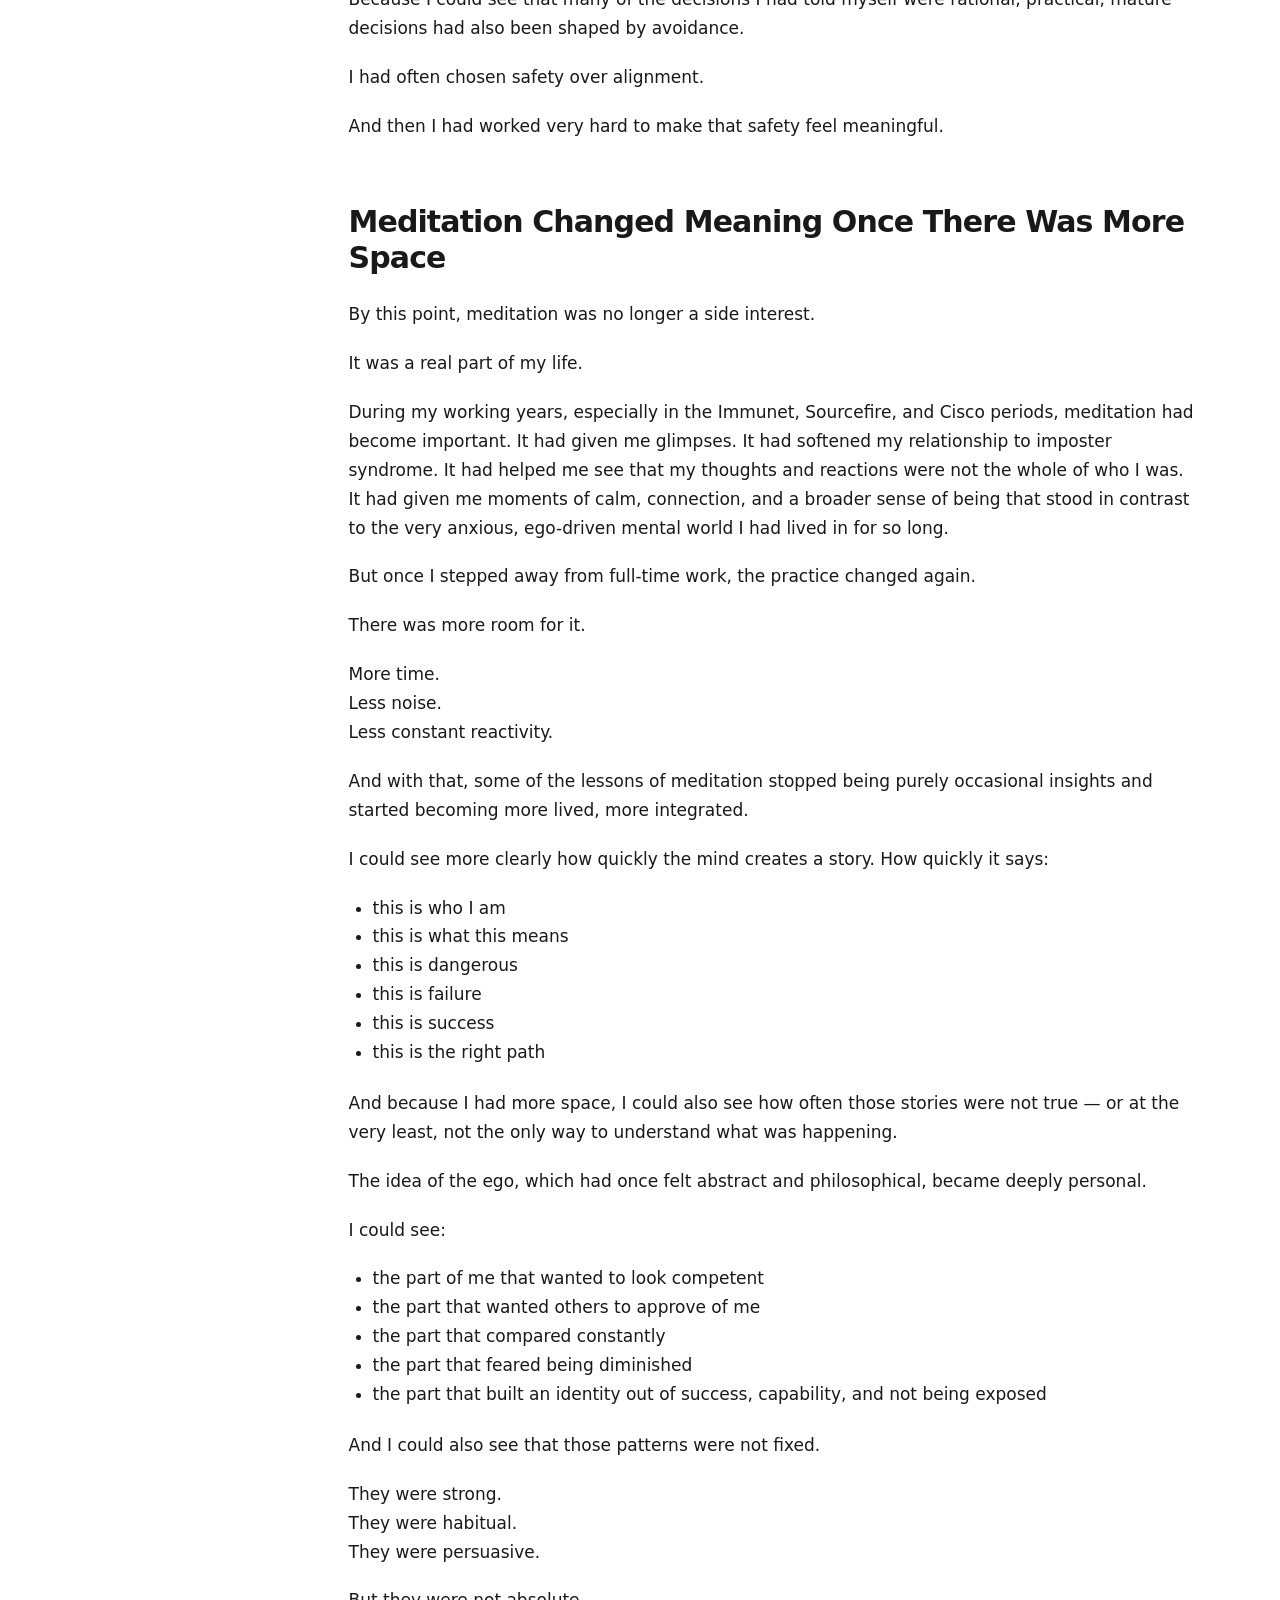
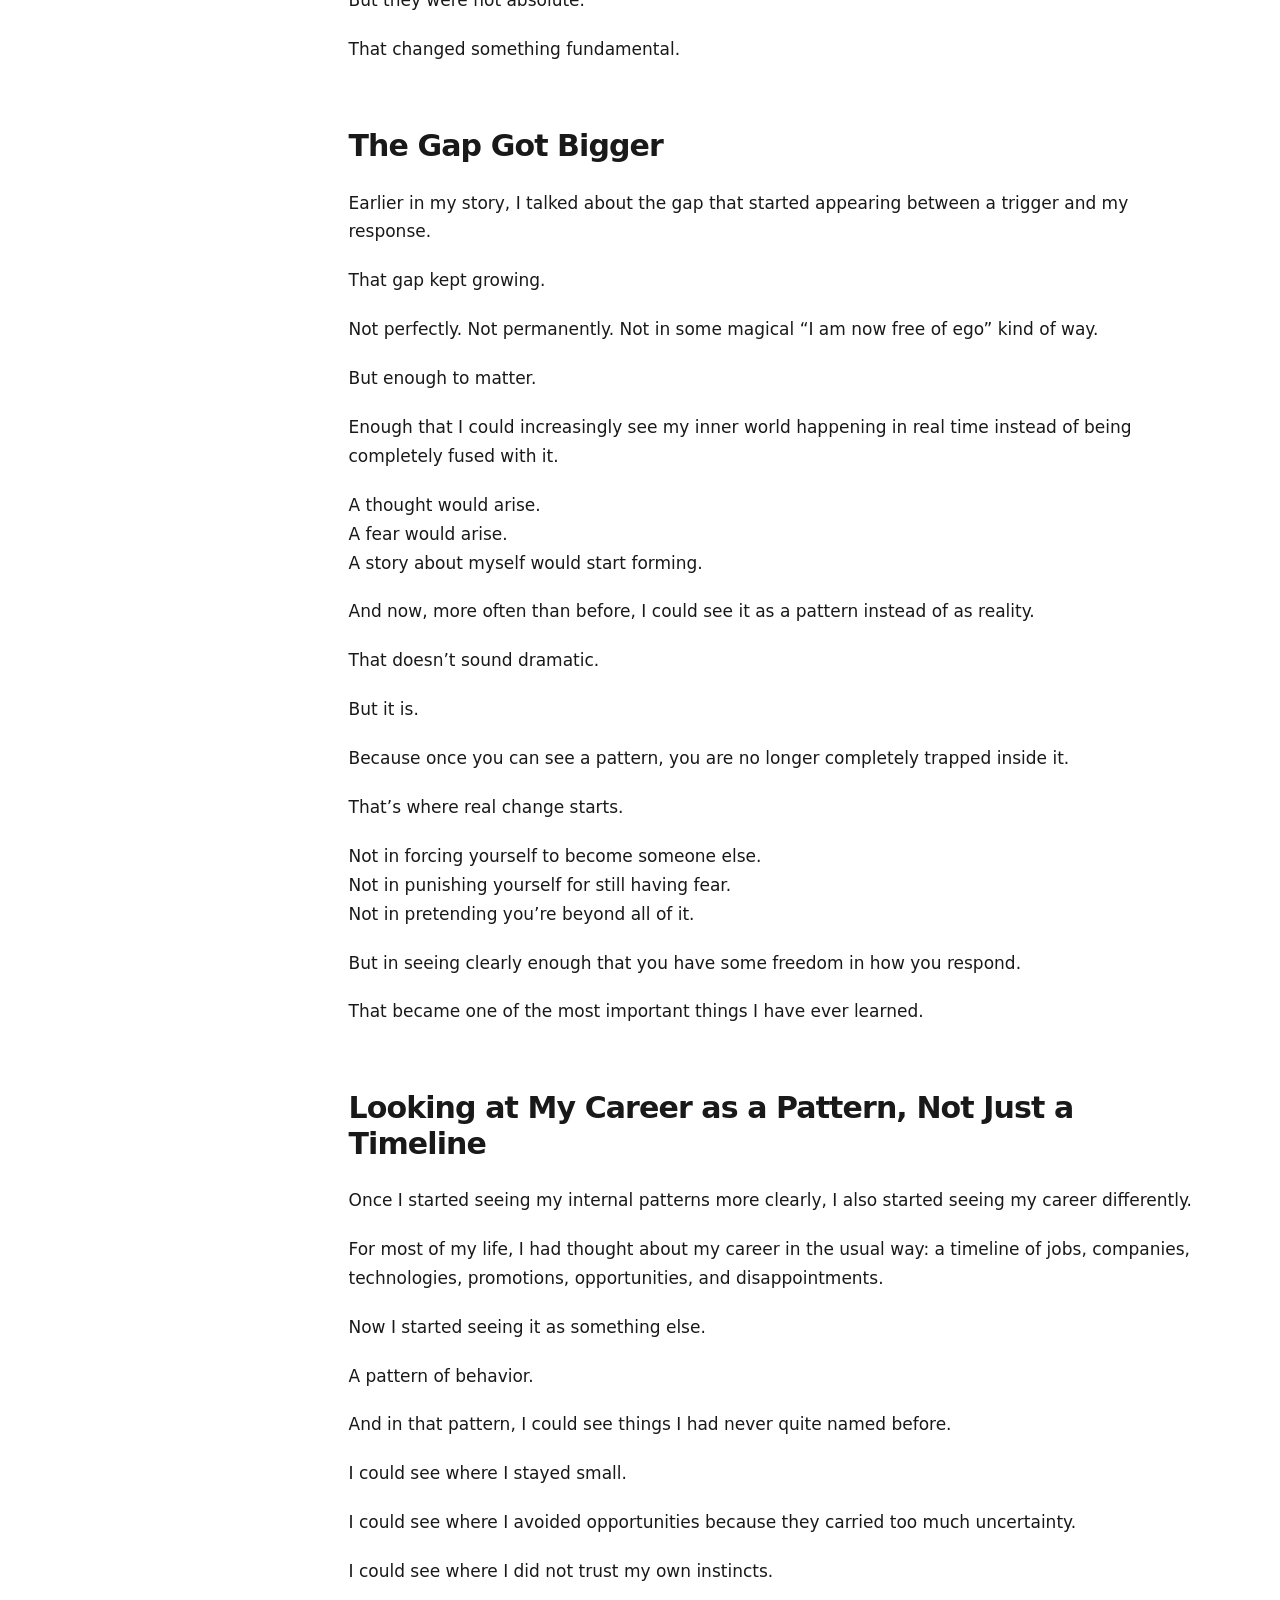
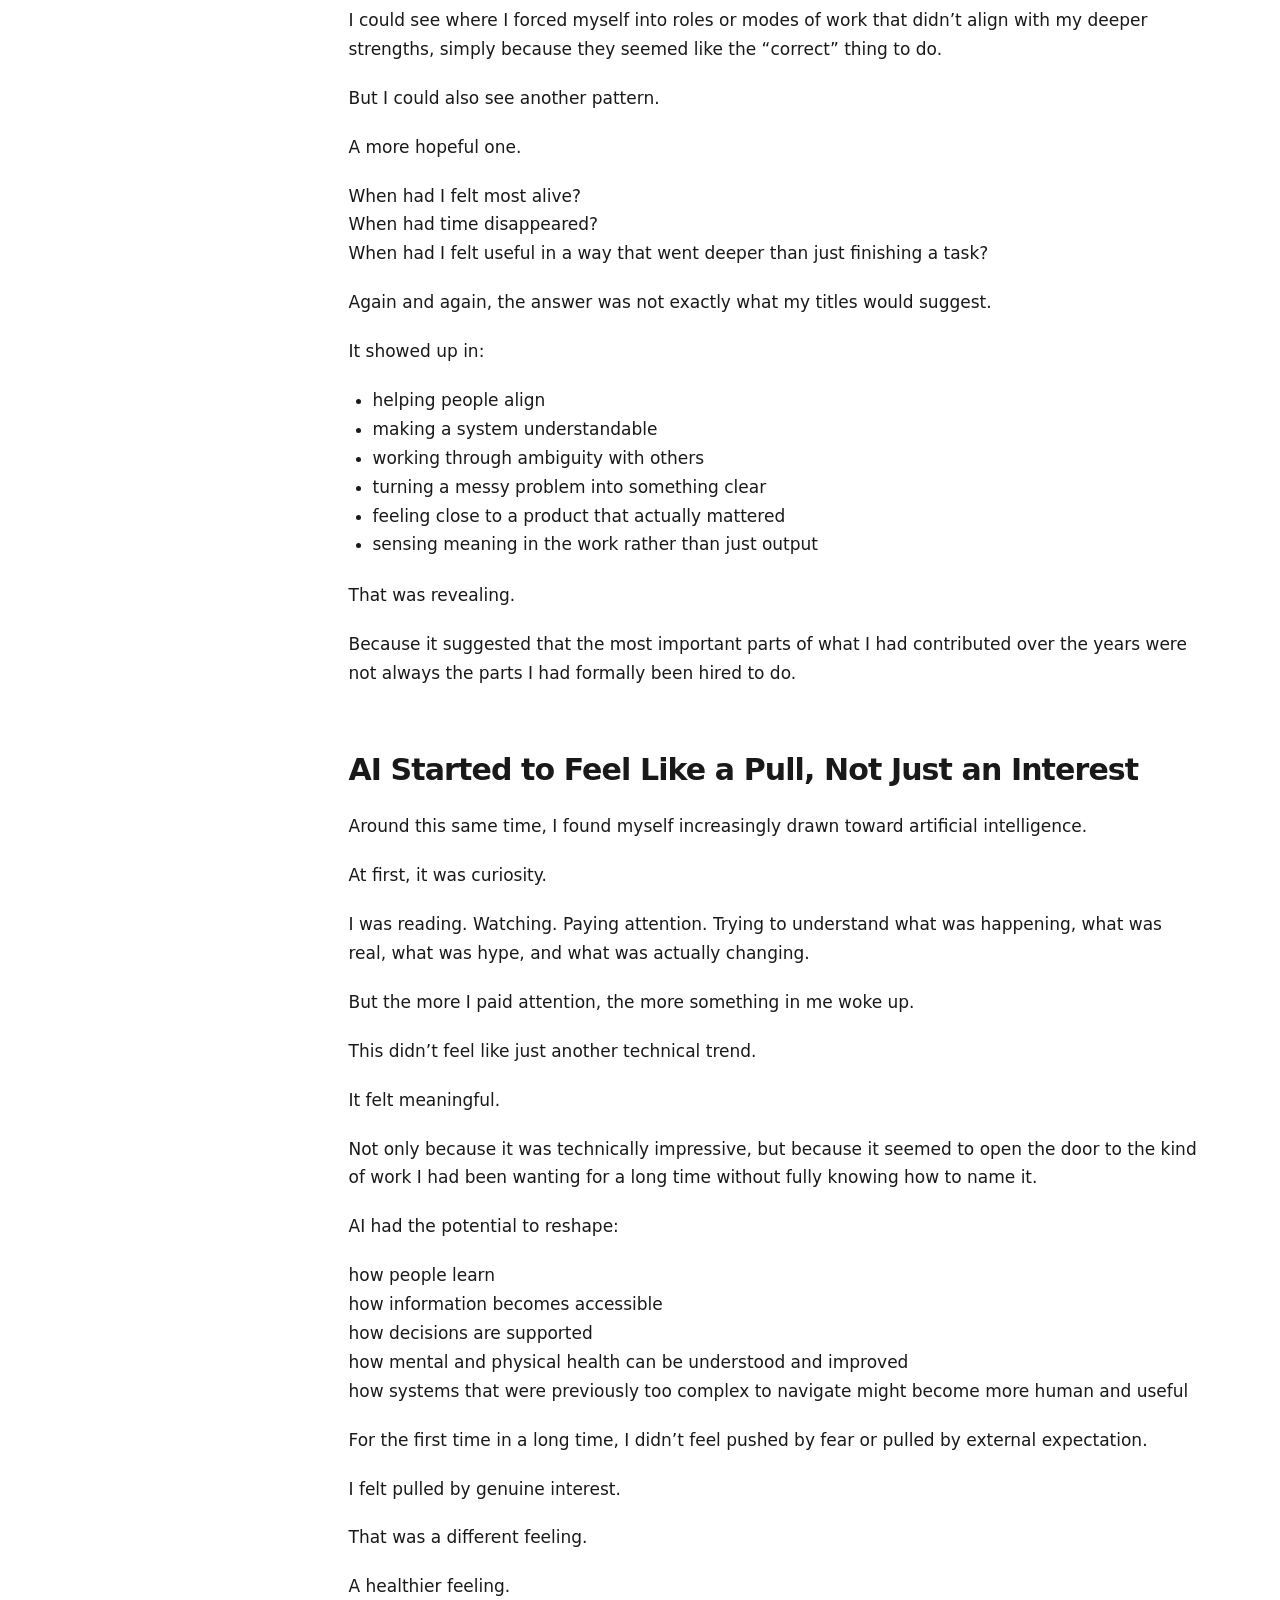
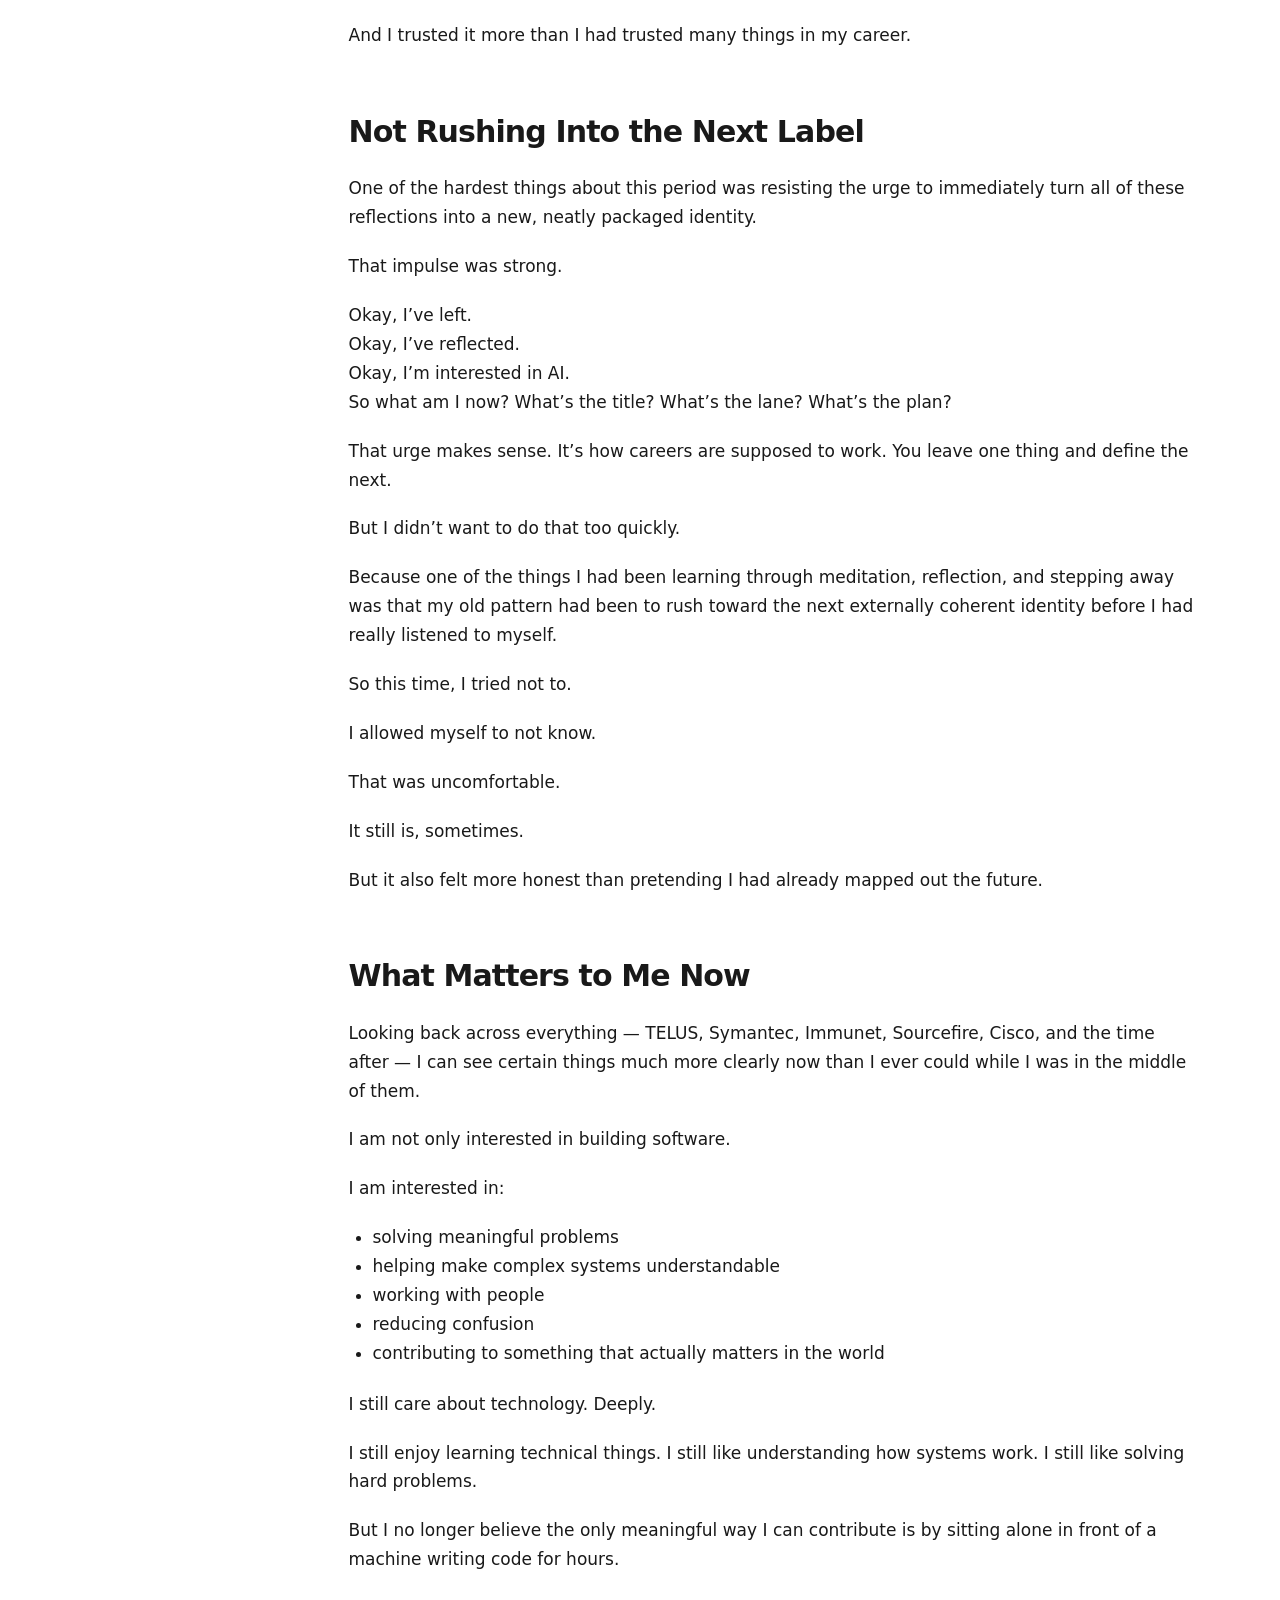
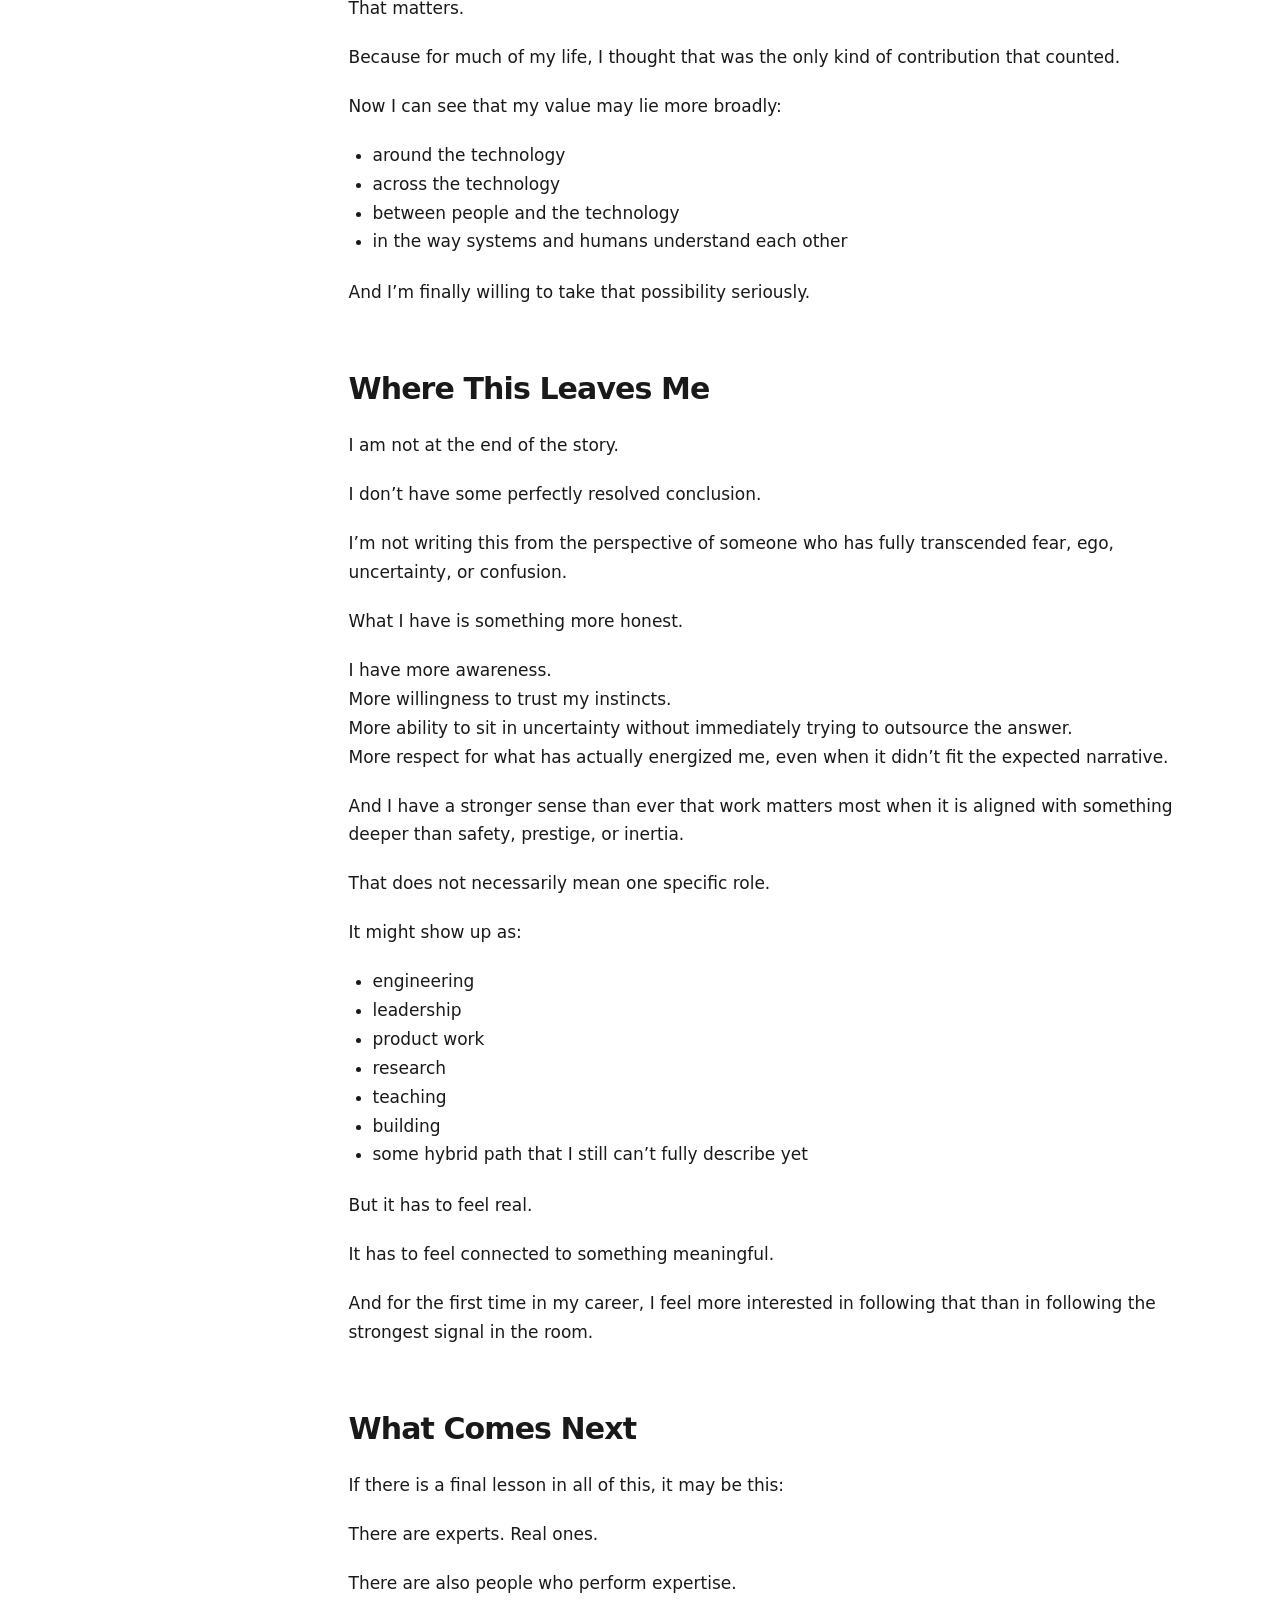
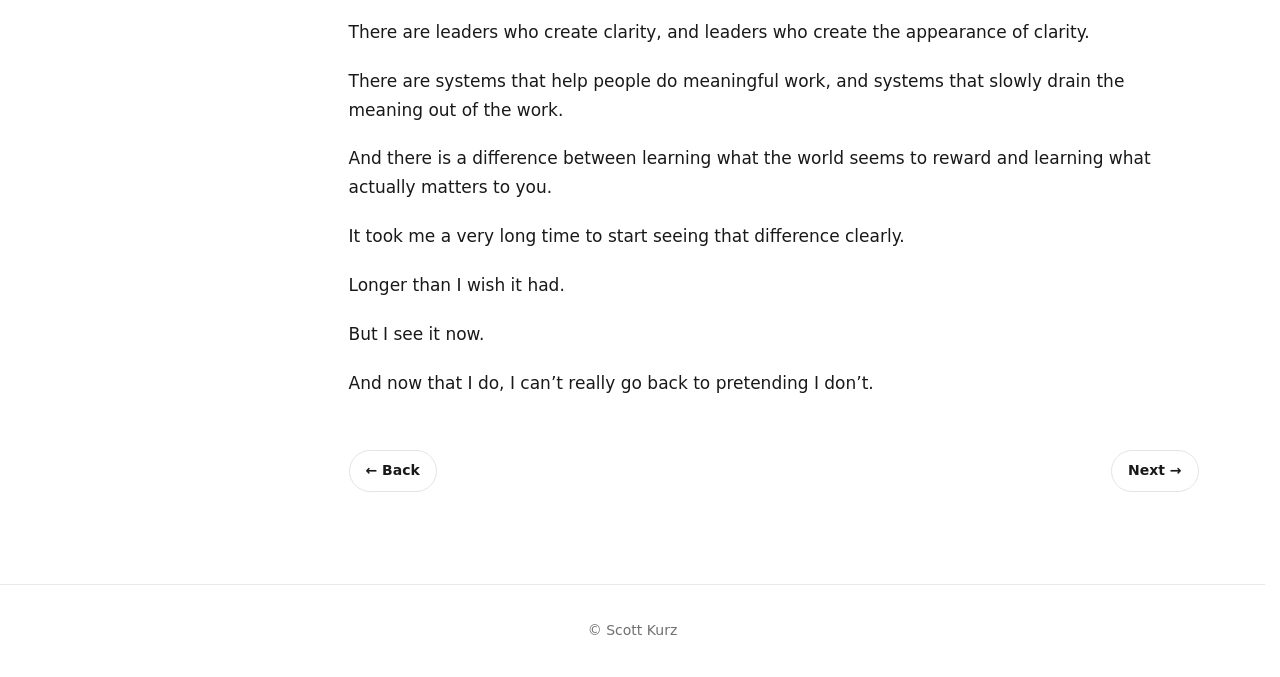
<file: story/part7.html>
<!doctype html>
<html lang="en">
<head>
<meta charset="utf-8">
<meta name="viewport" content="width=device-width, initial-scale=1">
<title>Part 7: Stepping Away, Letting the Noise Settle, and Trying to Figure Out What Actually Matters | Scott Kurz</title>
<link rel="stylesheet" href="../styles.css">
</head>
<body>

<header class="site-header">
  <nav class="nav">
    <a class="brand" href="../index.html">Scott Kurz</a>
    <div class="nav-links">
      <a href="../index.html">Home</a>
      <a href="../resume.html">Resume</a>
      <a class="active" href="../career-story.html">Career Story</a>
      <a href="../projects.html">Projects</a>
      <a href="../contact.html">Contact</a>
    </div>
  </nav>
</header>

<main class="article expressive-page story-shell">
  <section class="story-bridge">
    <p class="section-label">Career Story</p>
    <p class="story-bridge-title">Full story chapter</p>
    <p class="story-bridge-copy">You’re in the long-form version of my career story. You can return to the short version anytime, or keep moving chapter by chapter.</p>
  </section>
</main>

<div class="story-tabs-bar">
  <div class="tabs">
    <button type="button" class="tab-button" onclick="location.href='../career-story.html'">Short version</button>
    <button type="button" class="tab-button active" onclick="location.href='../career-story.html?tab=full'">Full story</button>
  </div>
</div>

<div class="story-page-layout with-tabs">
<aside class="story-nav"><a class="story-nav-intro" href="../career-story.html?tab=full">Intro</a>
<a class="" href="part1.html">Part 1 — TELUS</a>
<a class="" href="part2.html">Part 2 — Symantec</a>
<a class="" href="part3.html">Part 3 — Immunet</a>
<a class="" href="part4.html">Part 4 — Sourcefire</a>
<a class="" href="part5.html">Part 5 — Early Cisco</a>
<a class="" href="part6.html">Part 6 — Later Cisco</a>
<a class="active" href="part7.html">Part 7 — After Cisco</a>
</aside>
<main class="story-main article">
<h1>Part 7: Stepping Away, Letting the Noise Settle, and Trying to Figure Out What Actually Matters</h1>
<p>When I left Cisco, it did not feel triumphant.</p>
<p>It didn’t feel like I had cracked some code, or finally figured everything out, or made some bold and confident move toward the future I had always wanted.</p>
<p>It felt uncertain.</p>
<p>In some ways, it even felt embarrassing.</p>
<p>For most of my adult life, I had always had the next thing lined up in some form. One role led to the next. One company gave way to another. Even when I was unhappy, even when I was restless, even when I knew something was off, there was still a structure holding me. A title. A team. A paycheck. A direction, even if it wasn’t really my direction.</p>
<p>Leaving removed all of that at once.</p>
<p>And when the motion stopped, when there was finally space, a question showed up that I had managed to avoid for a very long time:</p>
<blockquote>Who am I when I’m not inside the machine?</blockquote>
<h2>The First Real Pause</h2>
<p>For the first time since graduating from the University of Calgary, I didn’t have a clear next step.</p>
<p>No job lined up.<br>No immediate role to move into.<br>No externally validated story to tell about what came next.</p>
<p>Just space.</p>
<p>At first, that space felt uncomfortable.</p>
<p>Actually, more than uncomfortable — it felt unnatural.</p>
<p>I had spent more than twenty years living inside systems that always gave me something to react to. A backlog. A deadline. A release. A feature request. A team dynamic. A manager. An expectation. Even when I didn’t like the direction I was going, the path itself was still visible because the system around me kept generating it.</p>
<p>Without that, the silence was loud.</p>
<p>At first there was relief, of course. Relief from deadlines, from the organizational chaos, from the bureaucratic friction, from the constant low-level stress of being in environments that no longer felt aligned. But once that relief settled, something else emerged.</p>
<p>Stillness.</p>
<p>And in that stillness, there was much less to hide behind.</p>
<h2>Looking Back More Honestly Than I Ever Had Before</h2>
<p>When you are in a job — especially in software, especially in a demanding environment — it is very easy to keep your attention fixed on the next thing. The next feature. The next technical problem. The next deadline. The next reorg. The next role. Even your dissatisfaction can become part of the motion. It gives you something to push against.</p>
<p>But once I stepped away, I had a different kind of opportunity.</p>
<p>For the first time, I could really look back.</p>
<p>Not in a polished “career reflection” kind of way. Not in a “what are my strengths and weaknesses” kind of way. Not as some exercise meant to generate talking points for an interview.</p>
<p>I mean honestly.</p>
<p>Looking at my life and my career and asking:</p>
<p>Why did I keep making the choices I made?<br>What patterns kept repeating?<br>What had actually energized me?<br>What had drained me?<br>What did I keep tolerating?<br>What was I always moving toward?<br>What was I always avoiding?</p>
<p>Those were not comfortable questions.</p>
<p>But they were finally available.</p>
<p>And the more I sat with them, the more a pattern started to emerge.</p>
<h2>How Often I Followed Signals Instead of Myself</h2>
<p>One of the hardest things to admit was how often I had made decisions based on external signals rather than internal clarity.</p>
<p>For most of my career, when I didn’t know what to do, I looked outward.</p>
<p>I looked for:</p>
<ul>
  <li>the confident voice</li>
  <li>the persuasive manager</li>
  <li>the company with the strongest reputation</li>
  <li>the team that seemed smartest</li>
  <li>the role that looked like the “right next move”</li>
  <li>the opportunity other people would approve of</li>
</ul>
<p>And then I followed that.</p>
<p>Sometimes it led me somewhere useful. Sometimes it led me somewhere harmful. But the deeper problem was that I wasn’t really asking myself what I wanted, what I believed, or what felt aligned. I was looking for evidence outside myself that would tell me what the correct move was.</p>
<p>That pattern had been there all along.</p>
<p>At TELUS, I followed confidence and authority over my own discomfort.<br>At Symantec, I followed the promise of “real engineering.”<br>At Immunet, I followed the pull of real experts and meaningful work, even though I was terrified.<br>At Cisco, I kept trying to make each new phase work by assuming the next structural change or technical shift would solve the deeper mismatch.</p>
<p>Again and again, I outsourced the question of direction.</p>
<p>That worked well enough to keep my career moving.</p>
<p>It did not work well enough to help me build a life that felt truly aligned.</p>
<h2>Fear Was Underneath More Than I Wanted to Admit</h2>
<p>The more honestly I looked at this pattern, the more obvious it became that fear was underneath it.</p>
<p>Not just general anxiety, though there was plenty of that.</p>
<p>A more specific fear:</p>
<p>fear of being wrong<br>fear of making the wrong move<br>fear of failing visibly<br>fear of exposing myself as less capable than others<br>fear of choosing something unconventional and finding out I wasn’t good enough to make it work</p>
<p>That fear shaped more of my career than I had wanted to admit.</p>
<p>It was part of why I stayed in roles longer than I should have. Part of why I resisted leadership opportunities. Part of why I overvalued certainty. Part of why I kept trying to learn everything before acting. Part of why I kept assuming other people knew better than I did.</p>
<p>Fear made caution feel like wisdom.</p>
<p>Sometimes it was.</p>
<p>Often it was just fear.</p>
<p>And the problem with fear when it becomes your compass is that it doesn’t point toward what matters. It points toward what feels safest.</p>
<p>That realization was hard.</p>
<p>Because I could see that many of the decisions I had told myself were rational, practical, mature decisions had also been shaped by avoidance.</p>
<p>I had often chosen safety over alignment.</p>
<p>And then I had worked very hard to make that safety feel meaningful.</p>
<h2>Meditation Changed Meaning Once There Was More Space</h2>
<p>By this point, meditation was no longer a side interest.</p>
<p>It was a real part of my life.</p>
<p>During my working years, especially in the Immunet, Sourcefire, and Cisco periods, meditation had become important. It had given me glimpses. It had softened my relationship to imposter syndrome. It had helped me see that my thoughts and reactions were not the whole of who I was. It had given me moments of calm, connection, and a broader sense of being that stood in contrast to the very anxious, ego-driven mental world I had lived in for so long.</p>
<p>But once I stepped away from full-time work, the practice changed again.</p>
<p>There was more room for it.</p>
<p>More time.<br>Less noise.<br>Less constant reactivity.</p>
<p>And with that, some of the lessons of meditation stopped being purely occasional insights and started becoming more lived, more integrated.</p>
<p>I could see more clearly how quickly the mind creates a story. How quickly it says:</p>
<ul>
  <li>this is who I am</li>
  <li>this is what this means</li>
  <li>this is dangerous</li>
  <li>this is failure</li>
  <li>this is success</li>
  <li>this is the right path</li>
</ul>
<p>And because I had more space, I could also see how often those stories were not true — or at the very least, not the only way to understand what was happening.</p>
<p>The idea of the ego, which had once felt abstract and philosophical, became deeply personal.</p>
<p>I could see:</p>
<ul>
  <li>the part of me that wanted to look competent</li>
  <li>the part that wanted others to approve of me</li>
  <li>the part that compared constantly</li>
  <li>the part that feared being diminished</li>
  <li>the part that built an identity out of success, capability, and not being exposed</li>
</ul>
<p>And I could also see that those patterns were not fixed.</p>
<p>They were strong.<br>They were habitual.<br>They were persuasive.</p>
<p>But they were not absolute.</p>
<p>That changed something fundamental.</p>
<h2>The Gap Got Bigger</h2>
<p>Earlier in my story, I talked about the gap that started appearing between a trigger and my response.</p>
<p>That gap kept growing.</p>
<p>Not perfectly. Not permanently. Not in some magical “I am now free of ego” kind of way.</p>
<p>But enough to matter.</p>
<p>Enough that I could increasingly see my inner world happening in real time instead of being completely fused with it.</p>
<p>A thought would arise.<br>A fear would arise.<br>A story about myself would start forming.</p>
<p>And now, more often than before, I could see it as a pattern instead of as reality.</p>
<p>That doesn’t sound dramatic.</p>
<p>But it is.</p>
<p>Because once you can see a pattern, you are no longer completely trapped inside it.</p>
<p>That’s where real change starts.</p>
<p>Not in forcing yourself to become someone else.<br>Not in punishing yourself for still having fear.<br>Not in pretending you’re beyond all of it.</p>
<p>But in seeing clearly enough that you have some freedom in how you respond.</p>
<p>That became one of the most important things I have ever learned.</p>
<h2>Looking at My Career as a Pattern, Not Just a Timeline</h2>
<p>Once I started seeing my internal patterns more clearly, I also started seeing my career differently.</p>
<p>For most of my life, I had thought about my career in the usual way: a timeline of jobs, companies, technologies, promotions, opportunities, and disappointments.</p>
<p>Now I started seeing it as something else.</p>
<p>A pattern of behavior.</p>
<p>And in that pattern, I could see things I had never quite named before.</p>
<p>I could see where I stayed small.</p>
<p>I could see where I avoided opportunities because they carried too much uncertainty.</p>
<p>I could see where I did not trust my own instincts.</p>
<p>I could see where I forced myself into roles or modes of work that didn’t align with my deeper strengths, simply because they seemed like the “correct” thing to do.</p>
<p>But I could also see another pattern.</p>
<p>A more hopeful one.</p>
<p>When had I felt most alive?<br>When had time disappeared?<br>When had I felt useful in a way that went deeper than just finishing a task?</p>
<p>Again and again, the answer was not exactly what my titles would suggest.</p>
<p>It showed up in:</p>
<ul>
  <li>helping people align</li>
  <li>making a system understandable</li>
  <li>working through ambiguity with others</li>
  <li>turning a messy problem into something clear</li>
  <li>feeling close to a product that actually mattered</li>
  <li>sensing meaning in the work rather than just output</li>
</ul>
<p>That was revealing.</p>
<p>Because it suggested that the most important parts of what I had contributed over the years were not always the parts I had formally been hired to do.</p>
<h2>AI Started to Feel Like a Pull, Not Just an Interest</h2>
<p>Around this same time, I found myself increasingly drawn toward artificial intelligence.</p>
<p>At first, it was curiosity.</p>
<p>I was reading. Watching. Paying attention. Trying to understand what was happening, what was real, what was hype, and what was actually changing.</p>
<p>But the more I paid attention, the more something in me woke up.</p>
<p>This didn’t feel like just another technical trend.</p>
<p>It felt meaningful.</p>
<p>Not only because it was technically impressive, but because it seemed to open the door to the kind of work I had been wanting for a long time without fully knowing how to name it.</p>
<p>AI had the potential to reshape:</p>
<p>how people learn<br>how information becomes accessible<br>how decisions are supported<br>how mental and physical health can be understood and improved<br>how systems that were previously too complex to navigate might become more human and useful</p>
<p>For the first time in a long time, I didn’t feel pushed by fear or pulled by external expectation.</p>
<p>I felt pulled by genuine interest.</p>
<p>That was a different feeling.</p>
<p>A healthier feeling.</p>
<p>And I trusted it more than I had trusted many things in my career.</p>
<h2>Not Rushing Into the Next Label</h2>
<p>One of the hardest things about this period was resisting the urge to immediately turn all of these reflections into a new, neatly packaged identity.</p>
<p>That impulse was strong.</p>
<p>Okay, I’ve left.<br>Okay, I’ve reflected.<br>Okay, I’m interested in AI.<br>So what am I now? What’s the title? What’s the lane? What’s the plan?</p>
<p>That urge makes sense. It’s how careers are supposed to work. You leave one thing and define the next.</p>
<p>But I didn’t want to do that too quickly.</p>
<p>Because one of the things I had been learning through meditation, reflection, and stepping away was that my old pattern had been to rush toward the next externally coherent identity before I had really listened to myself.</p>
<p>So this time, I tried not to.</p>
<p>I allowed myself to not know.</p>
<p>That was uncomfortable.</p>
<p>It still is, sometimes.</p>
<p>But it also felt more honest than pretending I had already mapped out the future.</p>
<h2>What Matters to Me Now</h2>
<p>Looking back across everything — TELUS, Symantec, Immunet, Sourcefire, Cisco, and the time after — I can see certain things much more clearly now than I ever could while I was in the middle of them.</p>
<p>I am not only interested in building software.</p>
<p>I am interested in:</p>
<ul>
  <li>solving meaningful problems</li>
  <li>helping make complex systems understandable</li>
  <li>working with people</li>
  <li>reducing confusion</li>
  <li>contributing to something that actually matters in the world</li>
</ul>
<p>I still care about technology. Deeply.</p>
<p>I still enjoy learning technical things. I still like understanding how systems work. I still like solving hard problems.</p>
<p>But I no longer believe the only meaningful way I can contribute is by sitting alone in front of a machine writing code for hours.</p>
<p>That matters.</p>
<p>Because for much of my life, I thought that was the only kind of contribution that counted.</p>
<p>Now I can see that my value may lie more broadly:</p>
<ul>
  <li>around the technology</li>
  <li>across the technology</li>
  <li>between people and the technology</li>
  <li>in the way systems and humans understand each other</li>
</ul>
<p>And I’m finally willing to take that possibility seriously.</p>
<h2>Where This Leaves Me</h2>
<p>I am not at the end of the story.</p>
<p>I don’t have some perfectly resolved conclusion.</p>
<p>I’m not writing this from the perspective of someone who has fully transcended fear, ego, uncertainty, or confusion.</p>
<p>What I have is something more honest.</p>
<p>I have more awareness.<br>More willingness to trust my instincts.<br>More ability to sit in uncertainty without immediately trying to outsource the answer.<br>More respect for what has actually energized me, even when it didn’t fit the expected narrative.</p>
<p>And I have a stronger sense than ever that work matters most when it is aligned with something deeper than safety, prestige, or inertia.</p>
<p>That does not necessarily mean one specific role.</p>
<p>It might show up as:</p>
<ul>
  <li>engineering</li>
  <li>leadership</li>
  <li>product work</li>
  <li>research</li>
  <li>teaching</li>
  <li>building</li>
  <li>some hybrid path that I still can’t fully describe yet</li>
</ul>
<p>But it has to feel real.</p>
<p>It has to feel connected to something meaningful.</p>
<p>And for the first time in my career, I feel more interested in following that than in following the strongest signal in the room.</p>
<h2>What Comes Next</h2>
<p>If there is a final lesson in all of this, it may be this:</p>
<p>There are experts. Real ones.</p>
<p>There are also people who perform expertise.</p>
<p>There are leaders who create clarity, and leaders who create the appearance of clarity.</p>
<p>There are systems that help people do meaningful work, and systems that slowly drain the meaning out of the work.</p>
<p>And there is a difference between learning what the world seems to reward and learning what actually matters to you.</p>
<p>It took me a very long time to start seeing that difference clearly.</p>
<p>Longer than I wish it had.</p>
<p>But I see it now.</p>
<p>And now that I do, I can’t really go back to pretending I don’t.</p>

<nav class="story-pagination" aria-label="Story navigation">
  <a class="button-link" href="part6.html">&larr; Back</a>
  <a class="button-link" href="../career-story.html?tab=full">Next &rarr;</a>
</nav>
</main>
</div>
<script>
const storyNavQuery = window.matchMedia('(max-width: 850px)');

function setStoryNavCollapsed(nav, toggle, collapsed) {
  nav.classList.toggle('is-collapsed', collapsed);
  toggle.setAttribute('aria-expanded', String(!collapsed));
  toggle.setAttribute('aria-label', collapsed ? 'Expand series navigation' : 'Collapse series navigation');
}

document.querySelectorAll('.story-nav').forEach(nav => {
  const toggle = document.createElement('button');
  toggle.type = 'button';
  toggle.className = 'story-nav-toggle';
  toggle.innerHTML = '<span class="story-nav-toggle-label">Chapters</span><span class="story-nav-toggle-icon" aria-hidden="true"><span></span><span></span><span></span></span>';

  const inner = document.createElement('div');
  inner.className = 'story-nav-inner';
  while (nav.firstChild) {
    inner.appendChild(nav.firstChild);
  }

  nav.appendChild(toggle);
  nav.appendChild(inner);

  setStoryNavCollapsed(nav, toggle, storyNavQuery.matches);

  toggle.addEventListener('click', () => {
    setStoryNavCollapsed(nav, toggle, !toggle.getAttribute('aria-expanded') || toggle.getAttribute('aria-expanded') === 'true');
  });

  const handleChange = event => {
    setStoryNavCollapsed(nav, toggle, event.matches);
  };

  if (typeof storyNavQuery.addEventListener === 'function') {
    storyNavQuery.addEventListener('change', handleChange);
  } else {
    storyNavQuery.addListener(handleChange);
  }
});
</script>
<footer class="footer">© Scott Kurz</footer>
</body>
</html>
</file>
<file: styles.css>
:root {
  --bg: #ffffff;
  --panel: #ffffff;
  --text: #191919;
  --muted: #707070;
  --border: #ece8e1;
  --accent: #4f4a44;
  --accent-soft: #f7f5f1;
  --max: 980px;
}

* { box-sizing: border-box; }

html {
  scrollbar-gutter: stable;
}

body {
  margin: 0;
  font-family: system-ui, -apple-system, BlinkMacSystemFont, "Segoe UI", sans-serif;
  background: var(--bg);
  color: var(--text);
  line-height: 1.7;
  font-size: 17px;
}

a { color: var(--accent); text-decoration: none; }
a:hover { text-decoration: underline; }

.site-header {
  border-bottom: 1px solid var(--border);
  background: rgba(255,255,255,0.94);
  position: sticky;
  top: 0;
  z-index: 10;
  backdrop-filter: blur(14px);
}

.nav {
  max-width: 1180px;
  margin: 0 auto;
  padding: 18px 24px;
  display: flex;
  align-items: center;
  justify-content: space-between;
  gap: 16px;
}

.brand {
  font-family: inherit;
  font-weight: 600;
  color: var(--text);
  letter-spacing: -0.01em;
  font-size: 18px;
}

.nav-links {
  display: flex;
  flex-wrap: wrap;
  gap: 18px;
  font-family: system-ui, -apple-system, BlinkMacSystemFont, "Segoe UI", sans-serif;
  font-size: 15px;
}

.nav-links a { color: var(--muted); }
.nav-links a.active { color: var(--text); font-weight: 600; }

main {
  max-width: var(--max);
  margin: 0 auto;
  padding: 64px 24px 92px;
}

.hero {
  padding: 34px 0 26px;
}

.eyebrow {
  margin: 0 0 12px;
  font-family: system-ui, -apple-system, BlinkMacSystemFont, "Segoe UI", sans-serif;
  color: var(--accent);
  font-weight: 700;
  font-size: 14px;
  letter-spacing: 0.08em;
  text-transform: uppercase;
}

h1, h2, h3 {
  line-height: 1.18;
  margin-top: 0;
  font-weight: 600;
}

h1 {
  font-size: clamp(40px, 7vw, 72px);
  letter-spacing: -0.05em;
  margin-bottom: 16px;
}

h2 {
  font-size: 30px;
  margin-top: 52px;
  padding-top: 12px;
  letter-spacing: -0.03em;
}

h3 {
  font-size: 22px;
  margin-top: 34px;
  letter-spacing: -0.02em;
}

.lede {
  font-size: 22px;
  color: #353535;
  max-width: 850px;
}

.muted { color: var(--muted); }

.cards {
  display: grid;
  grid-template-columns: repeat(3, minmax(0, 1fr));
  gap: 20px;
  margin-top: 28px;
}

.card {
  background: var(--panel);
  border: 1px solid var(--border);
  border-radius: 24px;
  padding: 24px 24px 22px;
  min-height: 0;
  box-shadow: none;
  background: #fafaf8;
}

.card h2, .card h3 {
  margin-top: 0;
  padding-top: 0;
}

.card p { color: var(--muted); }

.card-link {
  display: inline-block;
  margin-top: 8px;
  font-family: system-ui, -apple-system, BlinkMacSystemFont, "Segoe UI", sans-serif;
  font-weight: 700;
}

.home-main {
  max-width: 860px;
  padding-top: 64px;
}

.home-hero-minimal {
  padding-bottom: 18px;
}

.home-hero-layout {
  display: block;
}

.home-hero-copy {
  min-width: 0;
}

.home-hero-label {
  margin-bottom: 18px;
}

.home-hero-top {
  display: grid;
  grid-template-columns: minmax(0, 1fr) minmax(0, 1fr);
  gap: 36px;
  align-items: start;
}

.home-hero-heading {
  min-width: 0;
}

.home-hero-minimal h1 {
  max-width: 11ch;
}

.home-hero-minimal .lede {
  max-width: 32em;
  margin-top: 22px;
}

.home-hero-art {
  display: flex;
  justify-content: center;
  align-items: flex-start;
  min-width: 0;
  min-height: clamp(220px, 30vw, 420px);
}

.home-hero-image {
  display: block;
  width: clamp(190px, 25vw, 360px);
  max-width: 100%;
  height: auto;
}

.hero-statement {
  max-width: 34em;
  color: var(--muted);
  font-size: 19px;
}

.hero-kicker,
.panel-label,
.section-label,
.card-tag {
  margin: 0 0 12px;
  font-family: system-ui, -apple-system, BlinkMacSystemFont, "Segoe UI", sans-serif;
  font-size: 13px;
  font-weight: 700;
  letter-spacing: 0.08em;
  text-transform: uppercase;
}

.hero-kicker {
  color: #8a5432;
}

.hero-actions {
  display: flex;
  flex-wrap: wrap;
  gap: 12px;
  margin-top: 34px;
}

.button-link {
  display: inline-flex;
  align-items: center;
  justify-content: center;
  min-height: 42px;
  padding: 0 16px;
  border-radius: 999px;
  border: 1px solid #e5e5df;
  background: transparent;
  color: var(--text);
  font-family: system-ui, -apple-system, BlinkMacSystemFont, "Segoe UI", sans-serif;
  font-size: 14px;
  font-weight: 700;
  text-decoration: none;
  transition: background 120ms ease, border-color 120ms ease;
}

.button-link:hover {
  text-decoration: none;
  background: #f5f5f2;
}

.button-link-solid {
  background: #202020;
  border-color: #202020;
  color: #fff;
}

.button-link-solid:hover {
  background: #111111;
  border-color: #111111;
}

.home-section {
  margin-top: 56px;
}

.section-label,
.card-tag {
  color: var(--accent);
}

.card-tag {
  margin-bottom: 8px;
}

.home-grid {
  display: grid;
  grid-template-columns: repeat(2, minmax(0, 1fr));
  gap: 34px;
}

.home-note {
  padding: 28px 28px 24px;
  border-radius: 24px;
  background: #fafaf8;
  border: 1px solid var(--border);
  box-shadow: none;
}

.home-note-wide {
  grid-column: 1 / -1;
}

.home-note p:last-child {
  margin-bottom: 0;
}

.expressive-page {
  max-width: 860px;
}

.page-intro {
  margin-bottom: 42px;
  padding: 0 0 18px;
  border-radius: 0;
  background: transparent;
  border: 0;
}

.page-intro h1,
.page-intro .lede {
  max-width: 14ch;
}

.page-intro .lede {
  max-width: 30em;
}

.project-card {
  min-height: 0;
}

.page-grid {
  display: grid;
  grid-template-columns: 240px minmax(0, 1fr);
  gap: 42px;
  max-width: 1180px;
  margin: 0 auto;
  padding: 40px 24px 80px;
}

.story-nav {
  position: sticky;
  top: 82px;
  align-self: start;
  font-family: system-ui, -apple-system, BlinkMacSystemFont, "Segoe UI", sans-serif;
  font-size: 14px;
  padding: 18px 18px 14px;
  border: 1px solid var(--border);
  border-radius: 22px;
  background: #fafaf8;
  box-shadow: none;
}

.story-nav a {
  display: block;
  padding: 8px 0;
  color: var(--muted);
}

.story-nav-intro {
  color: var(--muted);
}

.story-nav a.active {
  color: var(--text);
  font-weight: 700;
}

.story-nav-toggle {
  display: none;
  width: 100%;
  align-items: center;
  justify-content: space-between;
  gap: 16px;
  padding: 16px 18px;
  border: 0;
  background: transparent;
  color: var(--text);
  font: inherit;
  text-align: left;
  cursor: pointer;
}

.story-nav-toggle-label {
  font-size: 15px;
  font-weight: 700;
}

.story-nav-toggle-icon {
  display: inline-flex;
  flex-direction: column;
  gap: 4px;
  flex-shrink: 0;
}

.story-nav-toggle-icon span {
  display: block;
  width: 16px;
  height: 1.5px;
  border-radius: 999px;
  background: var(--muted);
}

.story-nav-toggle:focus-visible {
  outline: 2px solid #b9b2a8;
  outline-offset: -2px;
}

.story-nav-inner {
  display: block;
}

.story-main {
  max-width: 860px;
}

.tabs {
  display: flex;
  gap: 8px;
  border-bottom: 0;
  margin: 10px 0 36px;
  font-family: system-ui, -apple-system, BlinkMacSystemFont, "Segoe UI", sans-serif;
}

.tab-button {
  appearance: none;
  -webkit-appearance: none;
  display: inline-flex;
  align-items: center;
  justify-content: center;
  font: inherit;
  line-height: 1.2;
  text-decoration: none;
  border: 1px solid #ebe7e0;
  background: #fbfaf8;
  padding: 10px 16px;
  border-radius: 999px;
  cursor: pointer;
  color: var(--muted);
  font-weight: 650;
}

.tab-button.active {
  background: #202020;
  color: var(--text);
  color: #fff;
  border-color: #202020;
}

.tab-panel { display: none; }
.tab-panel.active { display: block; }

.article {
  background: transparent;
}

.article p { margin: 0 0 20px; }

.article ul {
  margin: 0 0 22px 24px;
  padding: 0;
}

.article blockquote {
  margin: 26px 0;
  padding: 18px 22px;
  background: #faf9f7;
  border-left: 2px solid #d9d4cc;
  font-size: 20px;
  font-style: italic;
}

.resume-section {
  background: #fafaf8;
  border: 1px solid var(--border);
  border-radius: 24px;
  padding: 26px 28px 24px;
  margin: 28px 0;
}

.resume-section h2 {
  margin-top: 0;
  padding-top: 0;
}

.pill-list {
  display: flex;
  flex-wrap: wrap;
  gap: 8px;
  margin-top: 12px;
}

.pill {
  font-family: system-ui, -apple-system, BlinkMacSystemFont, "Segoe UI", sans-serif;
  font-size: 14px;
  background: #fff;
  border: 1px solid #e7e3dc;
  color: var(--text);
  padding: 6px 10px;
  border-radius: 999px;
}

.footer {
  border-top: 1px solid var(--border);
  padding: 34px 24px;
  text-align: center;
  color: var(--muted);
  font-family: system-ui, -apple-system, BlinkMacSystemFont, "Segoe UI", sans-serif;
  font-size: 14px;
}

.career-story-page {
  max-width: 1180px;
  margin: 0 auto;
  padding: 36px 24px 92px;
}

.story-shell {
  padding-bottom: 0;
}

.story-intro {
  margin-bottom: 0;
}

.story-bridge {
  margin-bottom: 0;
  padding: 0 0 12px;
  border-radius: 0;
  background: transparent;
  border: 0;
}

.story-bridge-title {
  margin: 0 0 10px;
  font-size: 22px;
  font-weight: 700;
  line-height: 1.2;
}

.story-bridge-copy {
  margin: 0;
  max-width: 48em;
  color: #4d4d4d;
}

.story-tabs-bar {
  max-width: 1180px;
  margin: 0 auto;
  padding: 18px 24px 0;
}

.story-tabs-bar .tabs {
  max-width: 860px;
  width: 100%;
  margin: 0 auto;
}

.story-layout {
  display: block;
  max-width: 860px;
  margin: 0 auto;
}

.story-layout .story-nav {
  display: none;
}

.story-layout .story-main {
  max-width: 860px;
  margin: 0 auto;
}

.story-content {
  padding: 0;
  border-radius: 0;
  background: transparent;
  border: 0;
}

.story-layout.full-active {
  display: grid;
  grid-template-columns: 240px minmax(0, 1fr);
  gap: 42px;
  max-width: 1180px;
  margin: 0 auto;
}

.story-layout.full-active .story-nav {
  display: block;
}

.story-layout.full-active .story-main {
  max-width: 860px;
  margin: 0;
}

.story-page-layout {
  display: grid;
  grid-template-columns: 240px minmax(0, 1fr);
  gap: 42px;
  max-width: 1180px;
  margin: 0 auto;
  padding: 36px 24px 92px;
}

.story-page-layout .story-main {
  max-width: 860px;
  margin: 0;
  padding: 0;
}

.story-main.article h1 {
  font-size: clamp(34px, 4.5vw, 48px);
  letter-spacing: -0.025em;
  margin-bottom: 28px;
}

.story-pagination {
  display: flex;
  justify-content: space-between;
  gap: 12px;
  margin-top: 42px;
  padding-top: 10px;
}

.story-pagination .button-link {
  margin-top: 0;
}

@media (max-width: 850px) {
  .cards { grid-template-columns: 1fr; }
  .home-grid {
    grid-template-columns: 1fr;
  }
  .home-hero-top {
    grid-template-columns: minmax(0, 1fr) minmax(140px, 0.88fr);
    gap: clamp(14px, 3vw, 24px);
  }
  .home-hero-art {
    justify-content: flex-end;
    align-items: flex-start;
    min-height: 0;
  }
  .home-hero-image {
    width: clamp(140px, 30vw, 240px);
  }
  .home-main {
    padding-top: 32px;
  }
  .page-grid,
  .career-story-page,
  .story-page-layout {
    display: block;
    padding: 36px 20px 76px;
  }
  .story-layout,
  .story-layout.full-active {
    display: block;
    max-width: none;
  }
  .story-nav {
    position: static;
    padding: 0;
    margin-bottom: 28px;
    background: #fafaf8;
    border: 1px solid var(--border);
    border-radius: 22px;
    overflow: hidden;
  }
  .story-nav-toggle {
    display: flex;
  }
  .story-nav-inner {
    padding: 14px 18px 14px;
    border-top: 1px solid var(--border);
    background: #fafaf8;
  }
  .story-nav.is-collapsed .story-nav-inner {
    display: none;
  }
  .story-tabs-bar {
    padding: 32px 20px 0;
  }
  .story-tabs-bar .tabs {
    max-width: none;
  }
  .story-main.article h1 {
    font-size: clamp(32px, 9vw, 42px);
  }
  .story-pagination {
    flex-direction: column;
    align-items: stretch;
  }
  .story-pagination .button-link {
    width: 100%;
  }
  .story-content {
    padding: 24px 22px;
  }
  .nav { align-items: flex-start; flex-direction: column; }
}

@media (max-width: 560px) {
  .home-hero-top {
    grid-template-columns: minmax(0, 1fr) minmax(110px, 0.82fr);
    gap: 12px;
  }
  .home-hero-minimal h1 {
    font-size: clamp(30px, 8.5vw, 46px);
  }
  .home-hero-image {
    width: clamp(110px, 32vw, 170px);
  }
}
</file>
